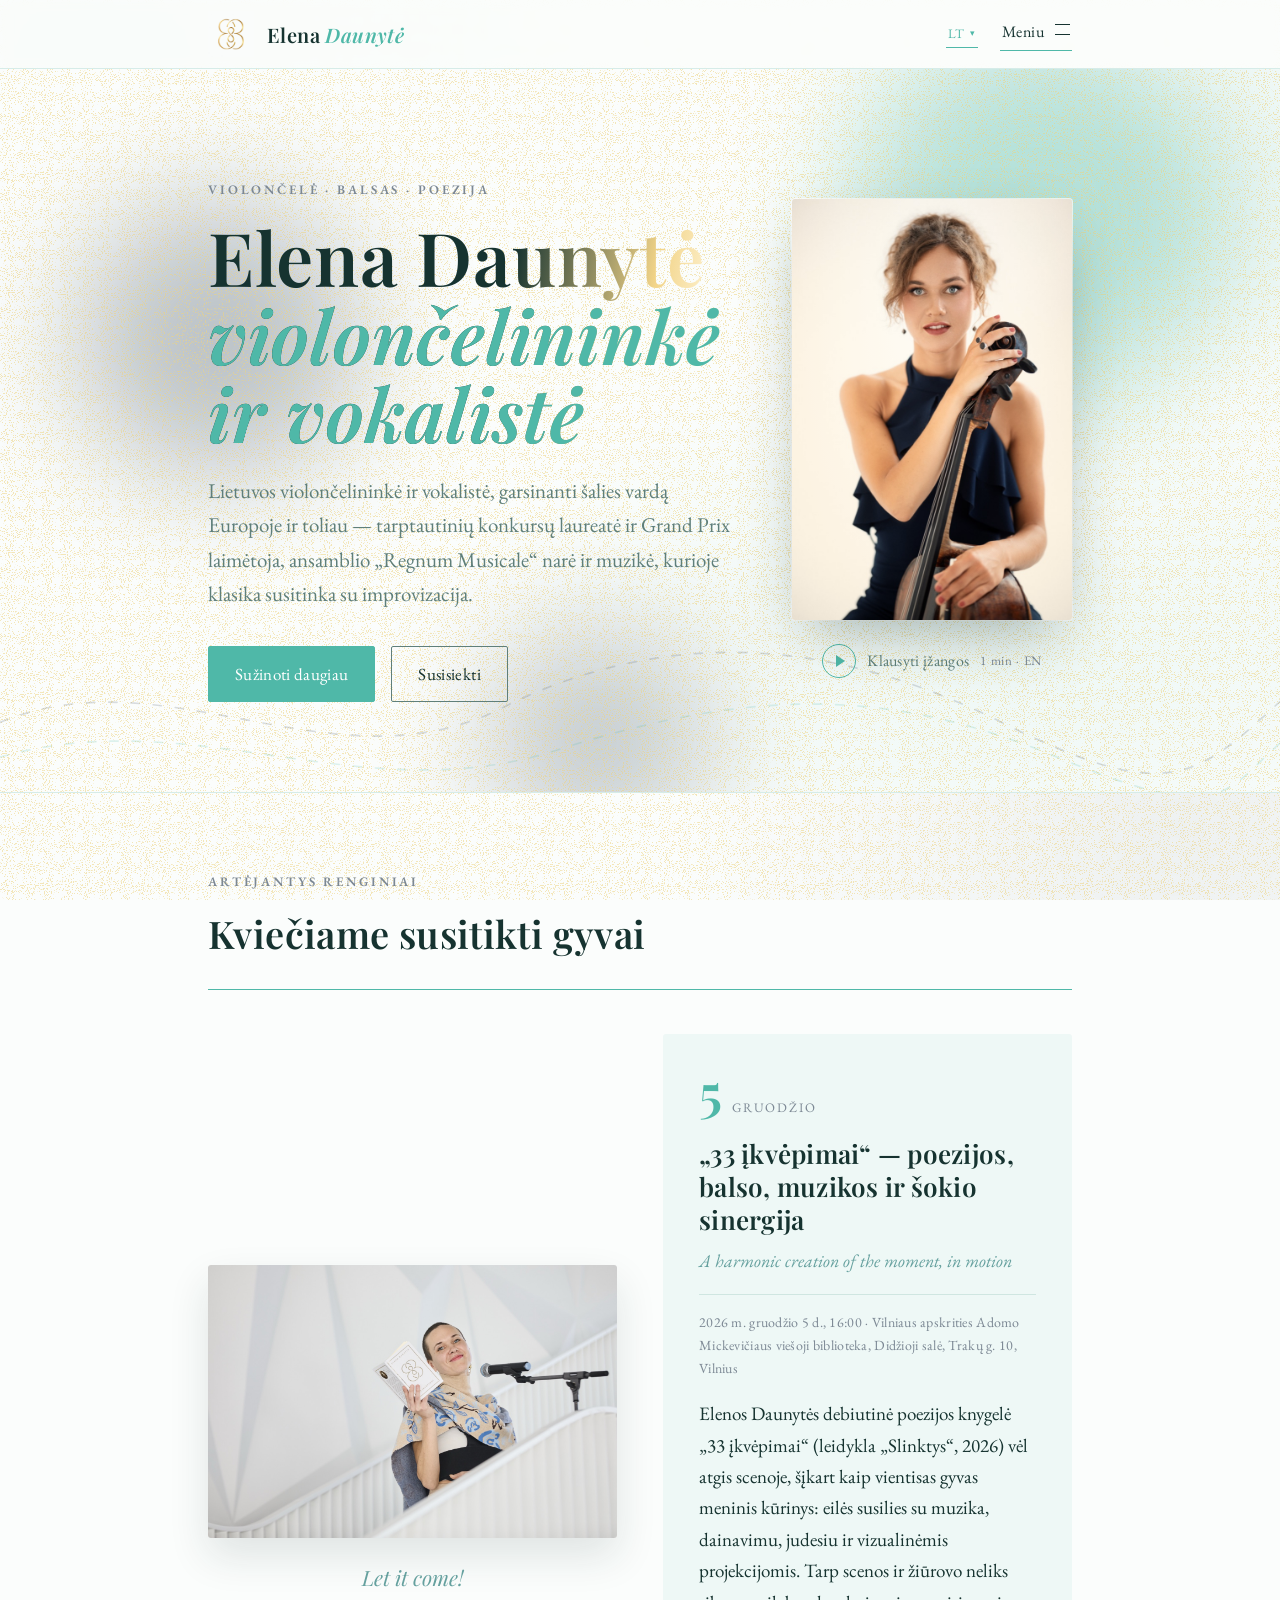
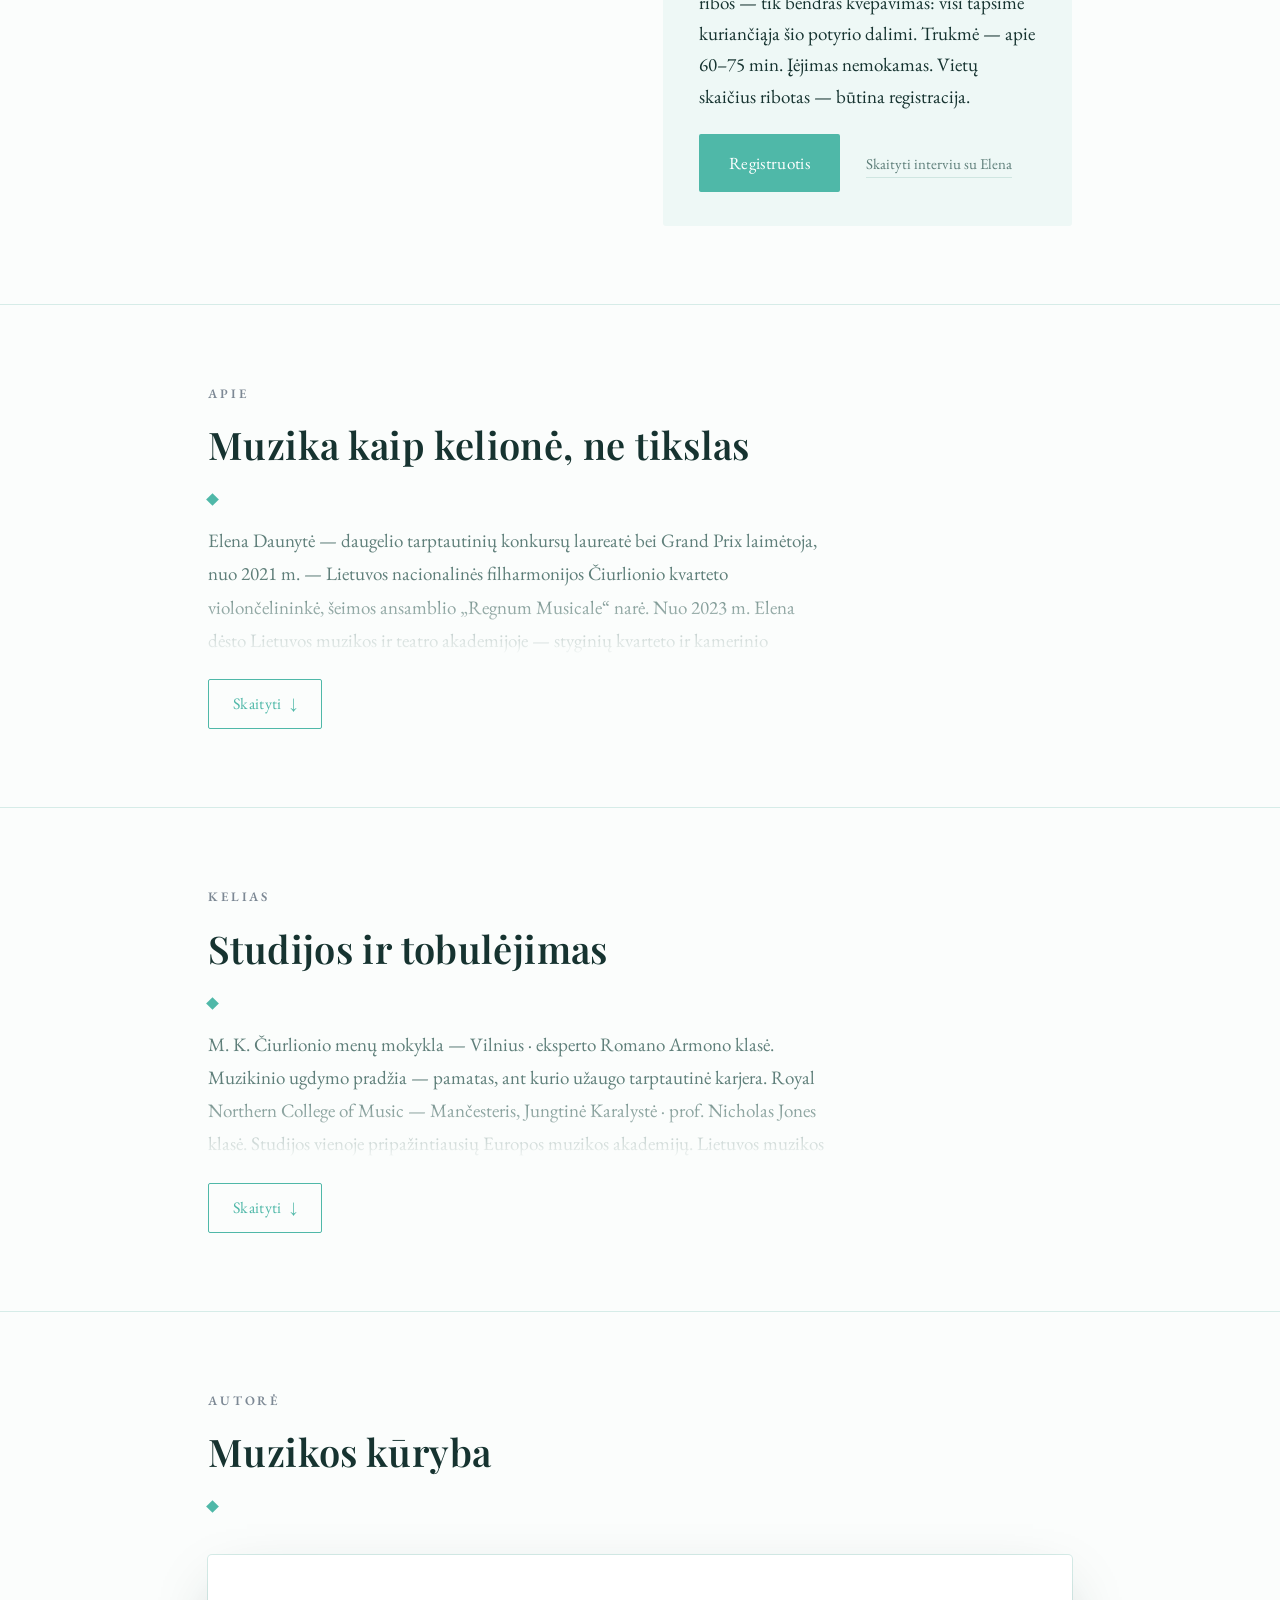
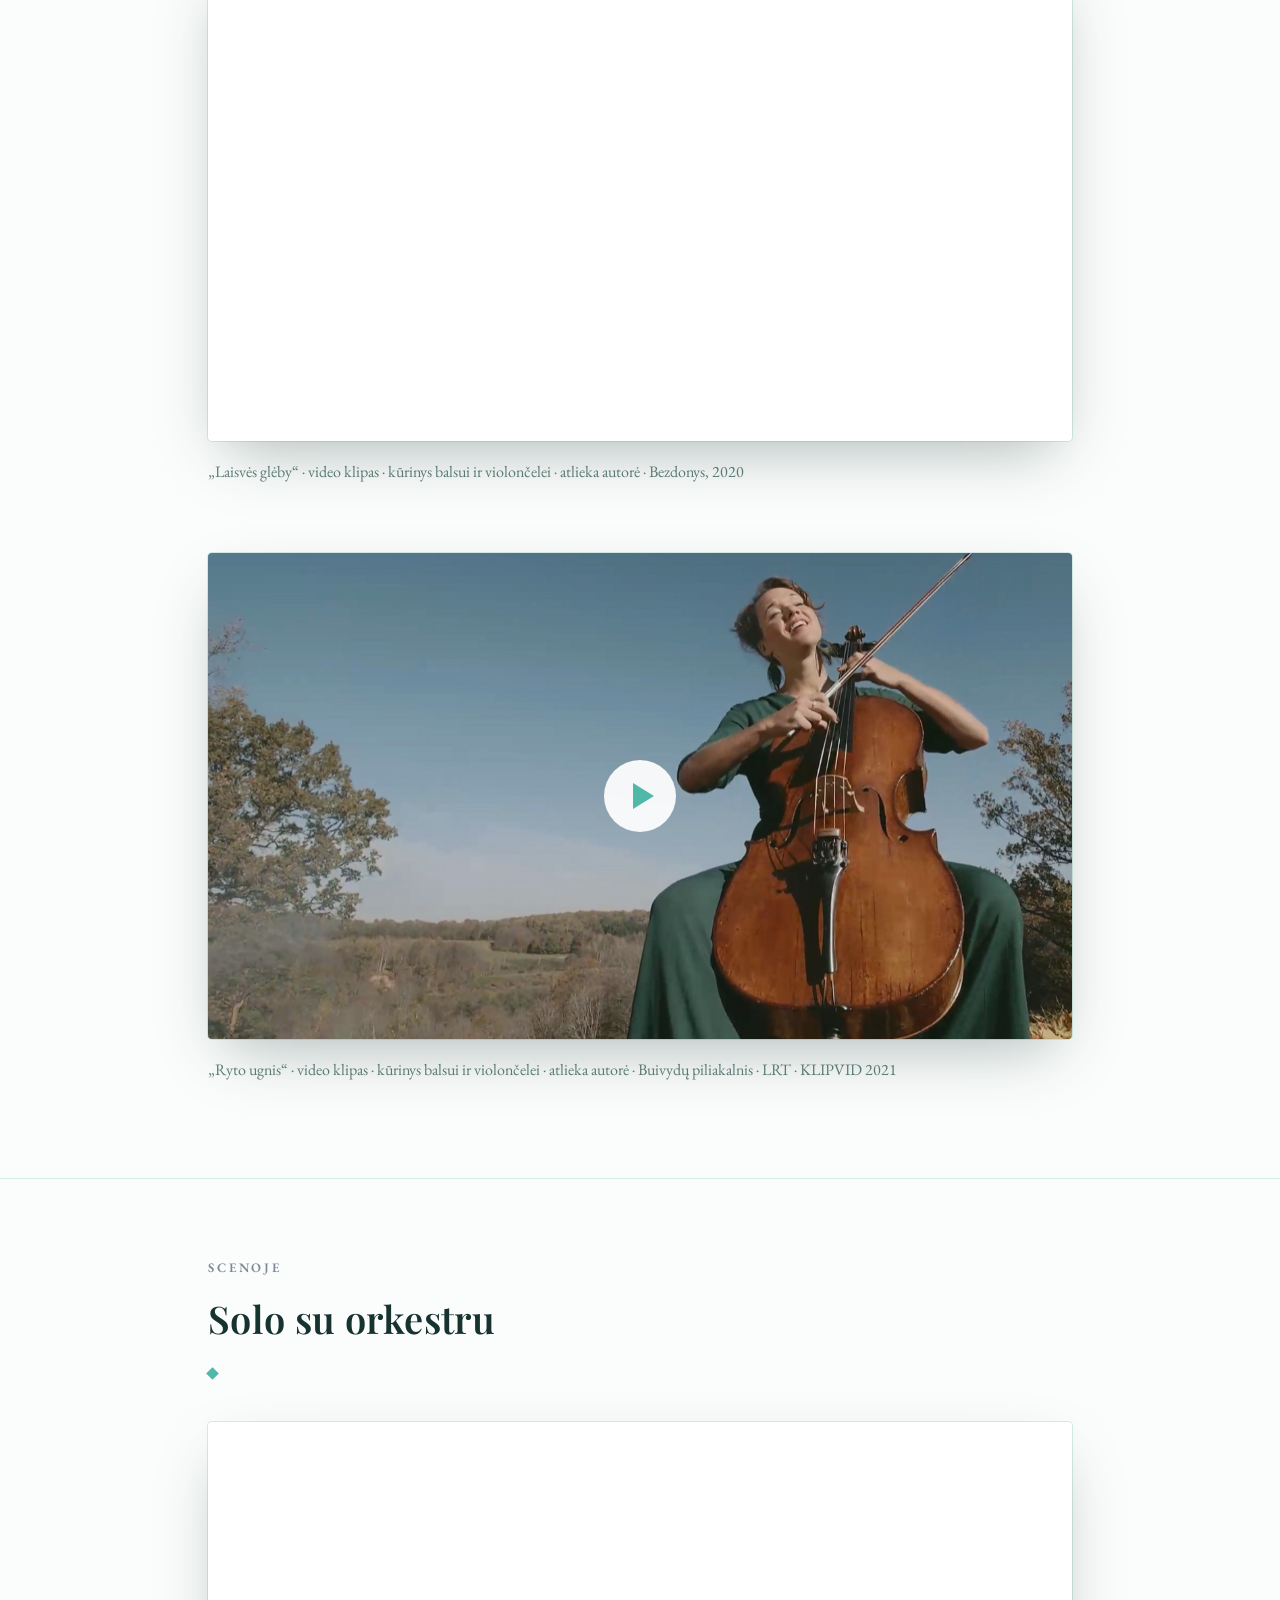
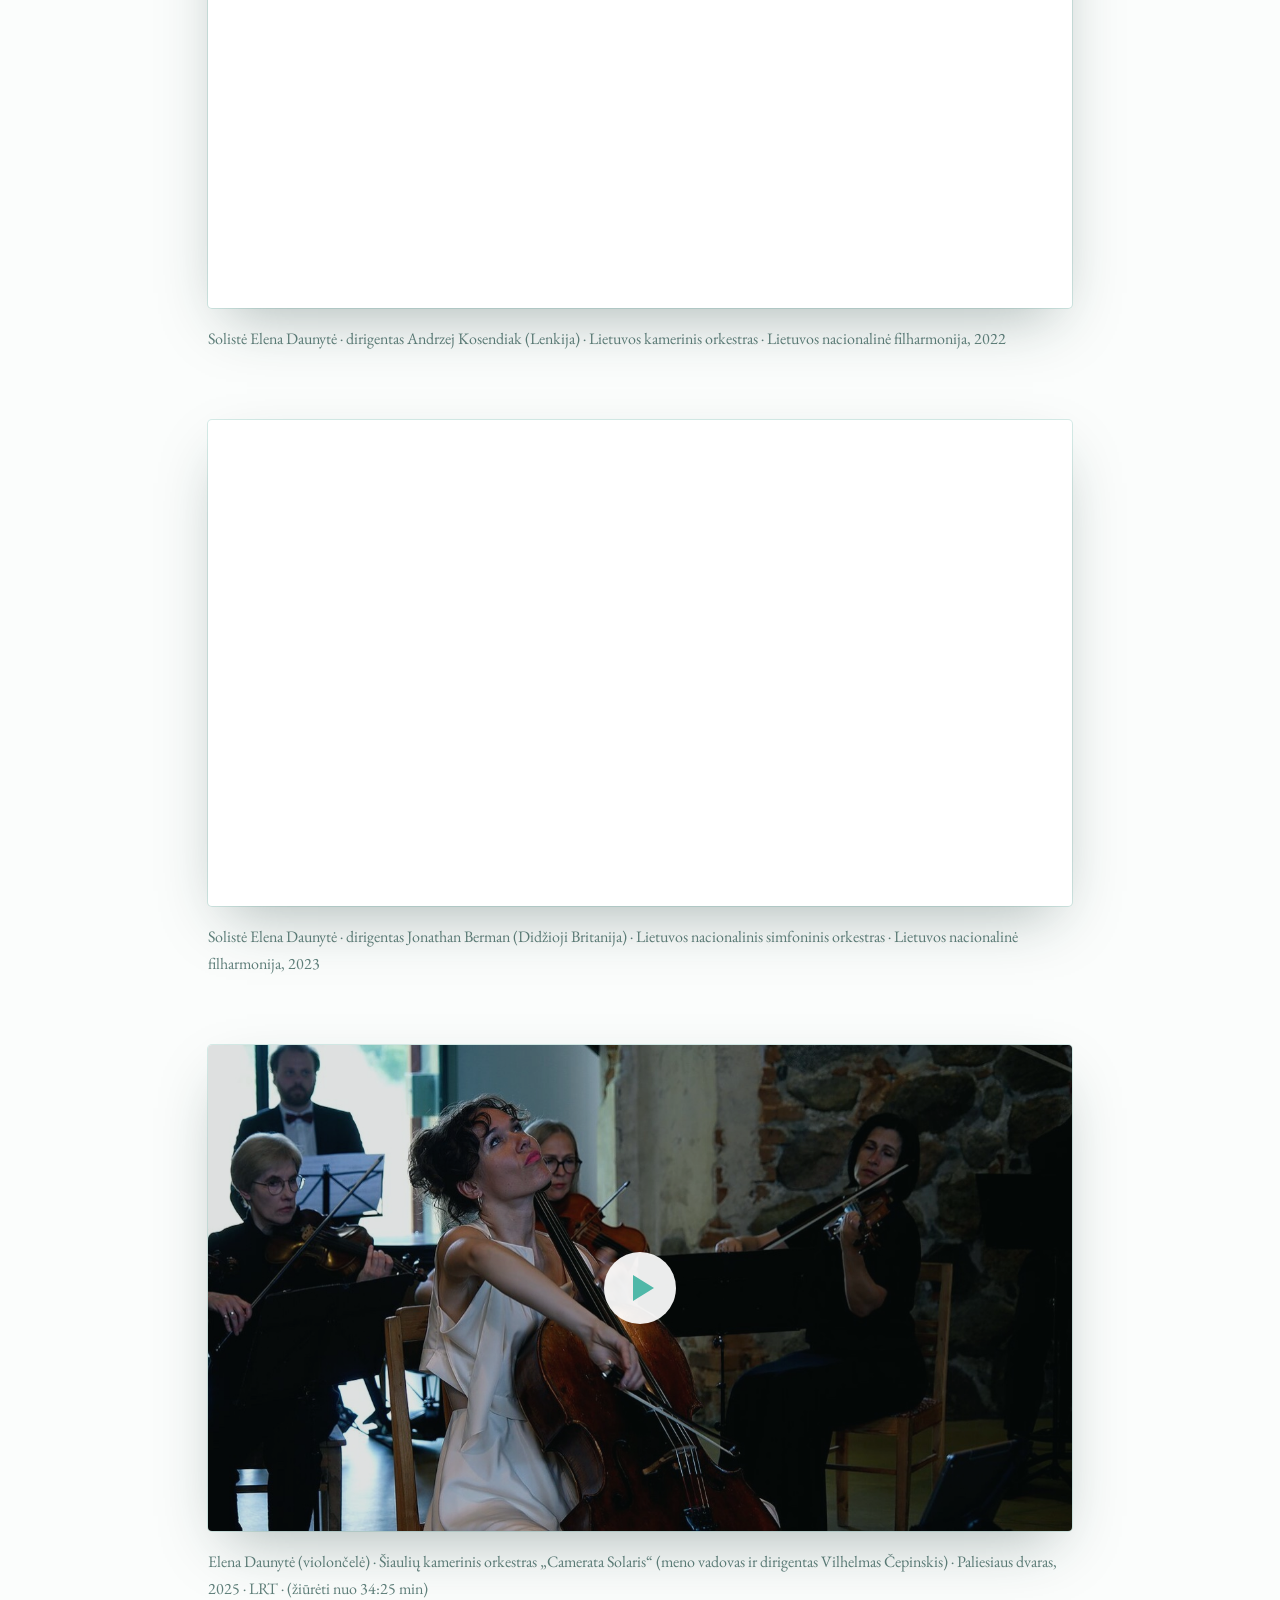
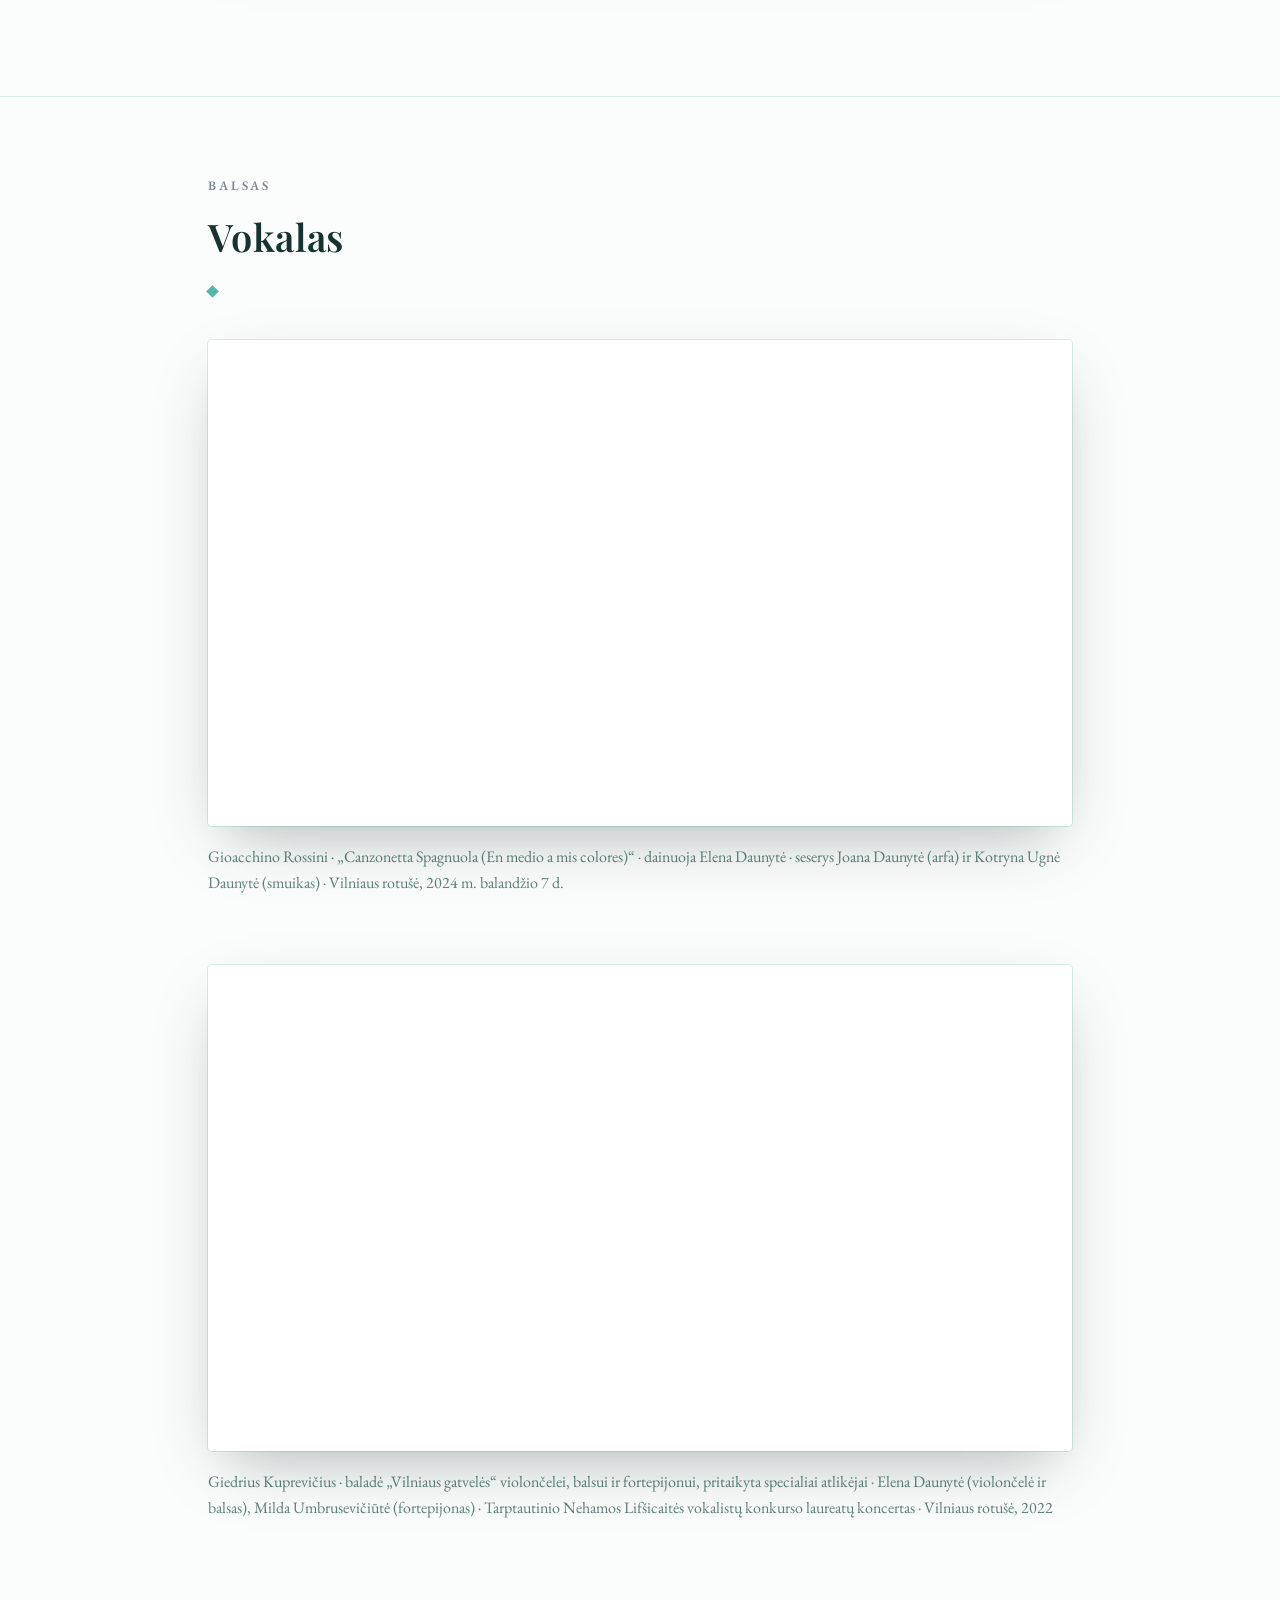
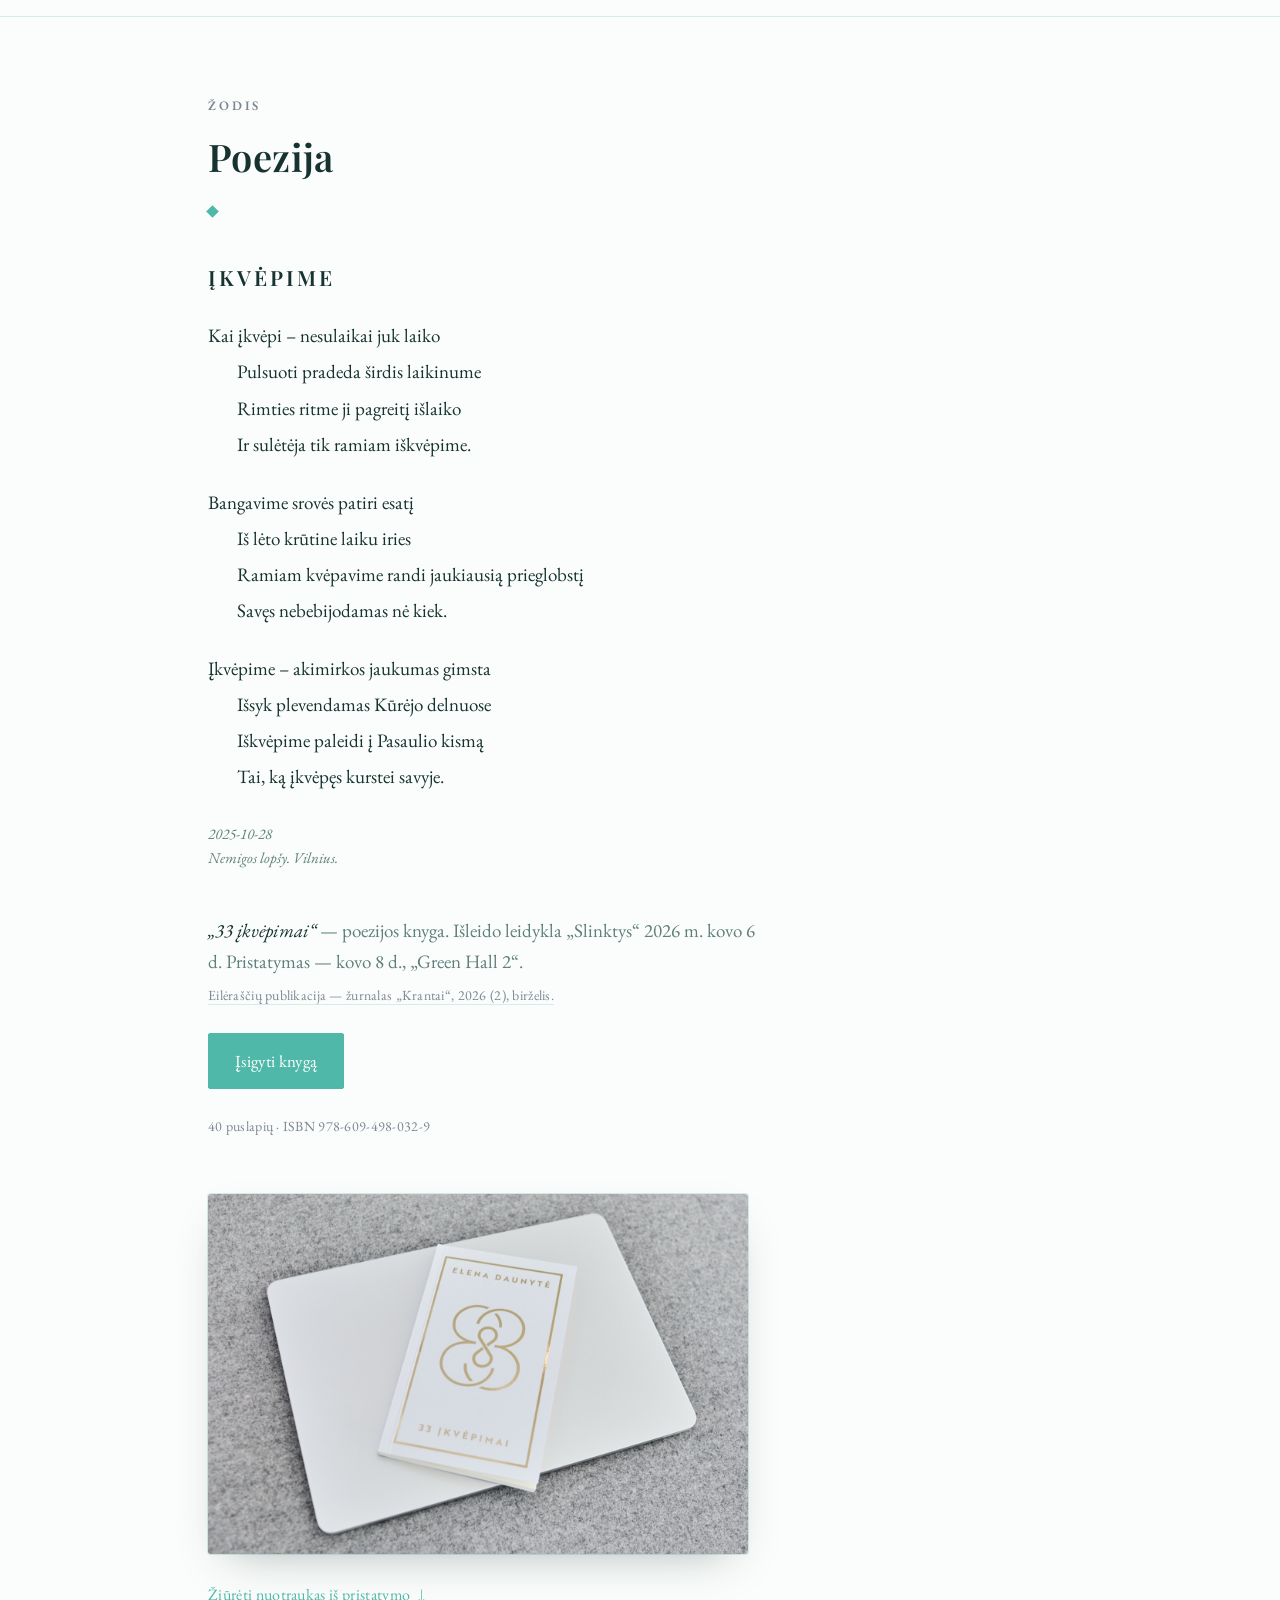
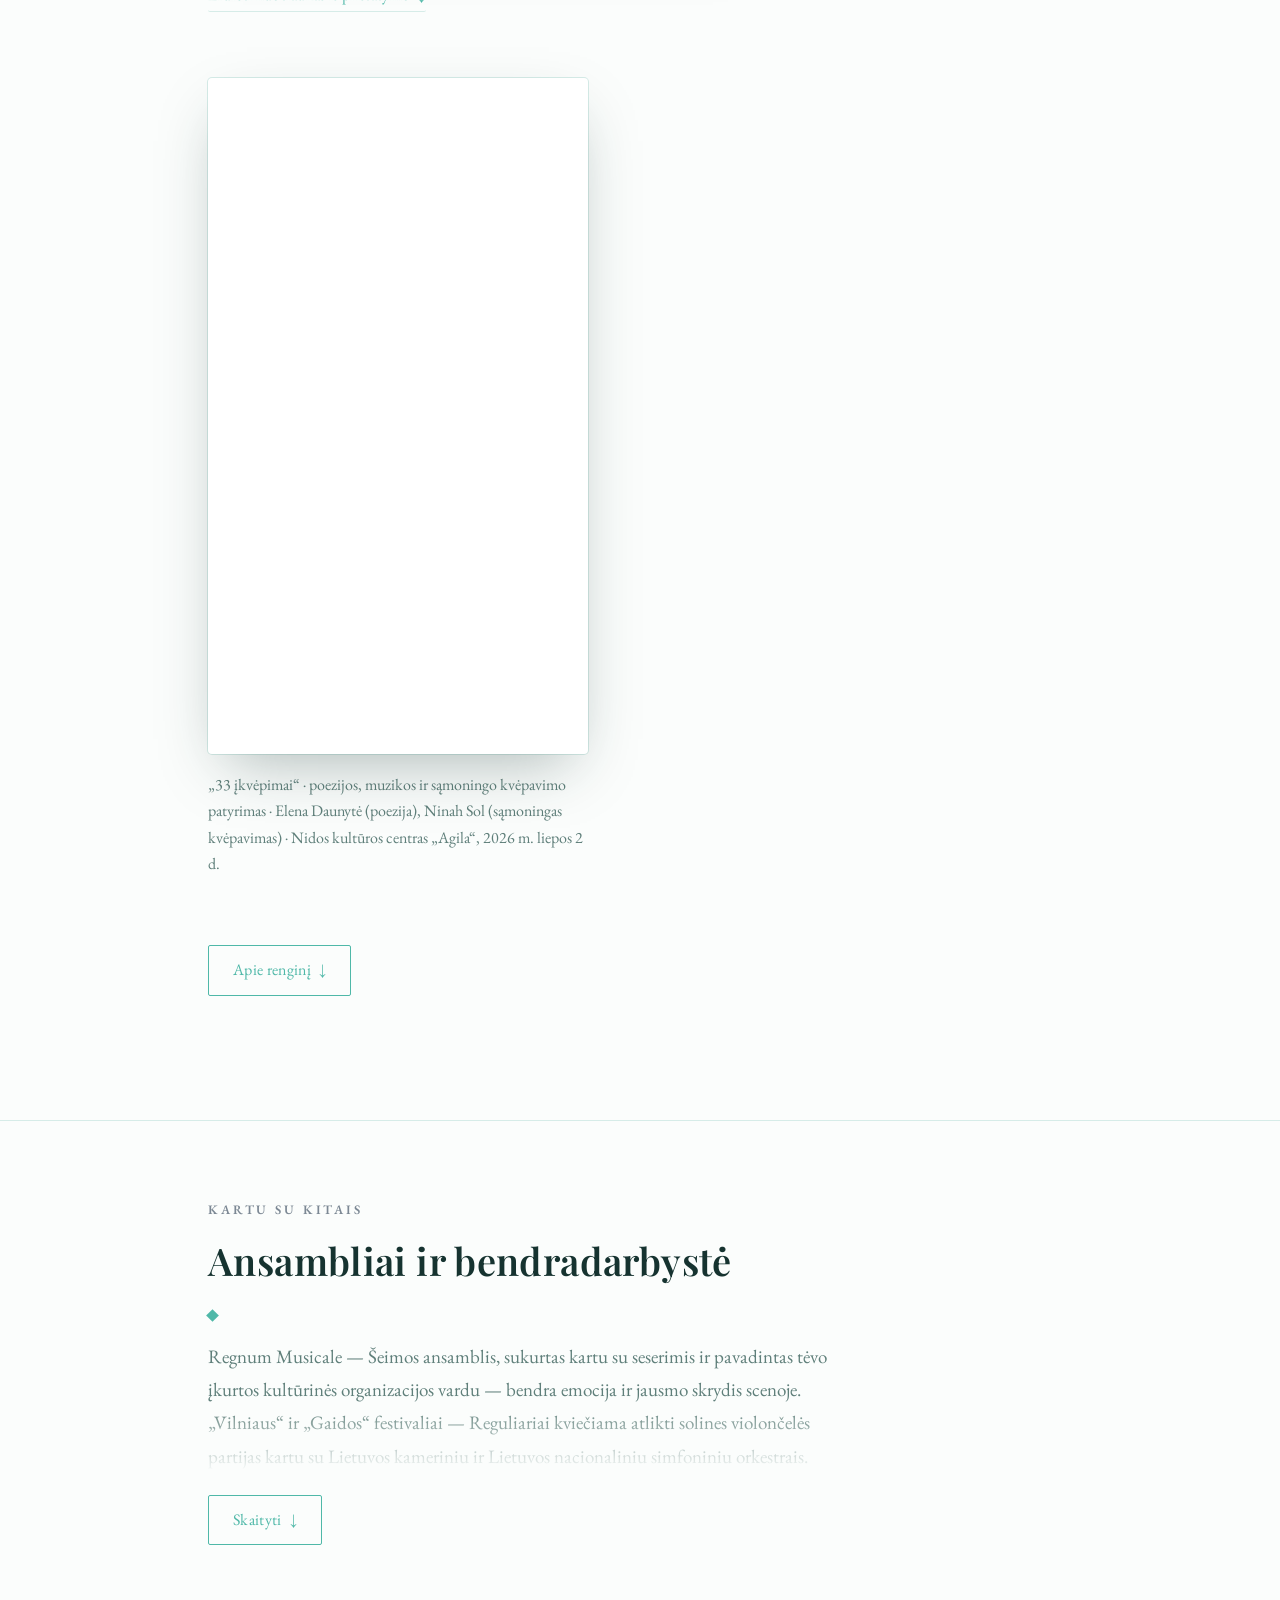
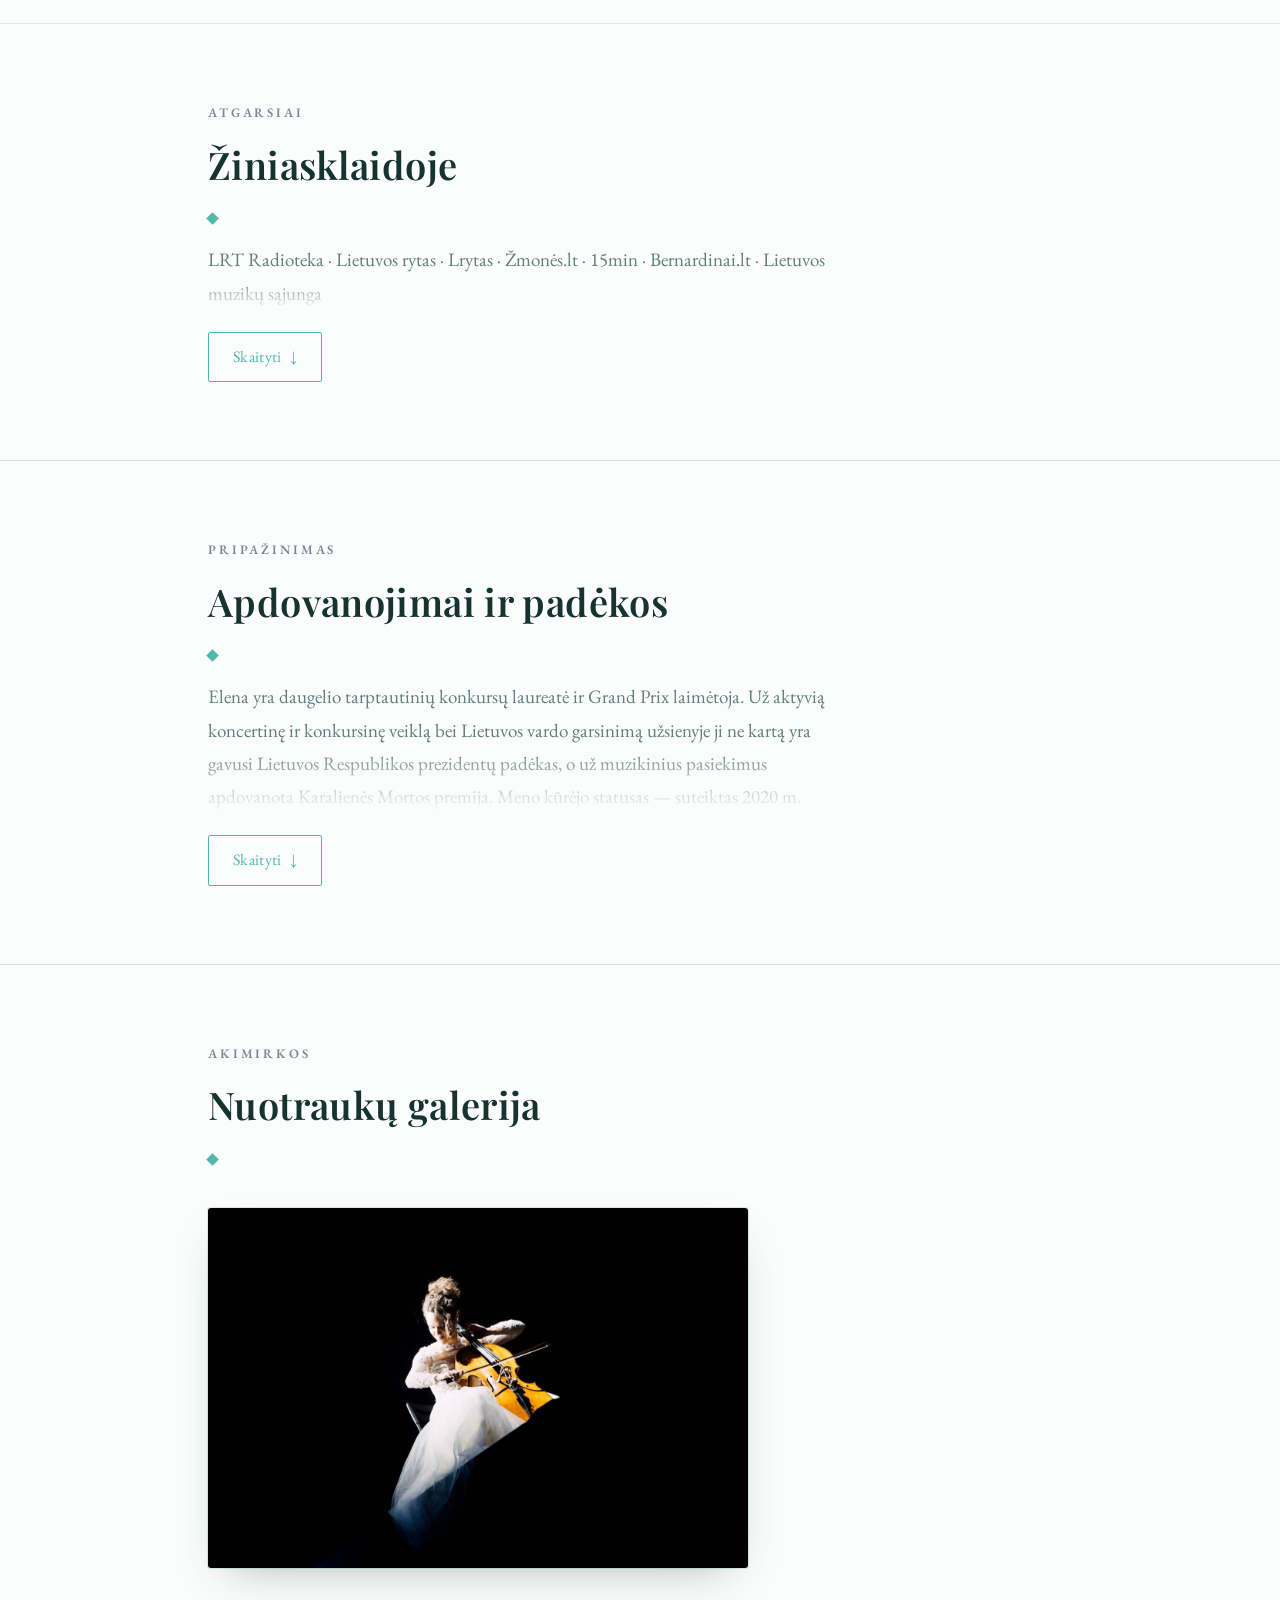
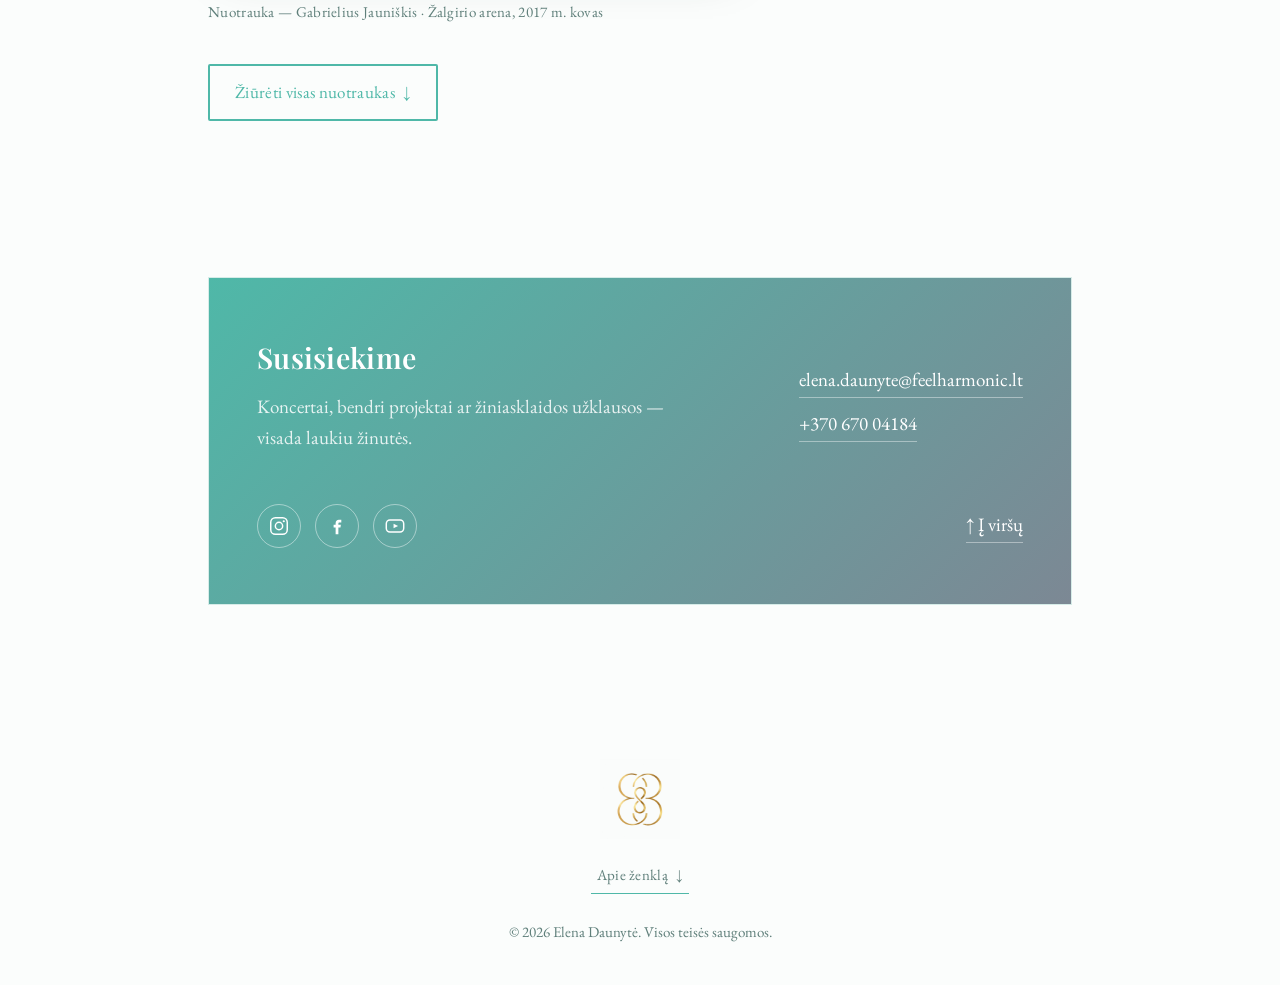
<file: index.html>
<!DOCTYPE html>
<html lang="lt">
<head>
<meta charset="UTF-8">
<meta name="viewport" content="width=device-width, initial-scale=1.0">
<meta name="google-site-verification" content="9blYG3VEf8AF-ufBJRZp0Usbsuoo36wr6eBA9zWIs0I">
<title>Elena Daunytė — Violončelininkė ir vokalistė</title>
<meta name="description" content="Elena Daunytė — violončelininkė, vokalistė ir LMTA dėstytoja. Tarptautinių konkursų laureatė ir Grand Prix laimėtoja, ansamblio „Regnum Musicale“ narė.">
<link rel="icon" href="/favicon.ico?v=2" sizes="32x32">
<link rel="icon" type="image/png" sizes="48x48" href="/img/favicon-48.png?v=2">
<link rel="icon" type="image/png" sizes="96x96" href="/img/favicon-96.png?v=2">
<link rel="icon" type="image/png" sizes="192x192" href="/img/icon-192.png?v=2">
<link rel="apple-touch-icon" sizes="180x180" href="/img/apple-touch-icon.png?v=2">
<link rel="manifest" href="/site.webmanifest">
<meta name="theme-color" content="#fbfdfc">
<link rel="alternate" hreflang="lt" href="https://elenadaunyte.com/">
<link rel="alternate" hreflang="en" href="https://elenadaunyte.com/en/">
<link rel="alternate" hreflang="it" href="https://elenadaunyte.com/it/">
<link rel="alternate" hreflang="de" href="https://elenadaunyte.com/de/">
<link rel="alternate" hreflang="fr" href="https://elenadaunyte.com/fr/">
<link rel="alternate" hreflang="sv" href="https://elenadaunyte.com/sv/">
<link rel="alternate" hreflang="x-default" href="https://elenadaunyte.com/">
<link rel="canonical" href="https://elenadaunyte.com/">
<meta property="og:type" content="profile">
<meta property="og:site_name" content="Elena Daunytė">
<meta property="og:title" content="Elena Daunytė — Violončelininkė ir vokalistė">
<meta property="og:description" content="Elena Daunytė — violončelininkė ir vokalistė, tarptautinių konkursų laureatė ir Grand Prix laimėtoja, ansamblio „Regnum Musicale“ narė.">
<meta property="og:url" content="https://elenadaunyte.com/">
<meta property="og:image" content="https://elenadaunyte.com/img/elena-hero@2x.jpg">
<meta property="og:locale" content="lt_LT">
<meta property="og:locale:alternate" content="en_GB">
<meta property="og:locale:alternate" content="it_IT">
<meta property="og:locale:alternate" content="de_DE">
<meta property="og:locale:alternate" content="fr_FR">
<meta property="og:locale:alternate" content="sv_SE">
<meta name="twitter:card" content="summary_large_image">
<meta name="twitter:title" content="Elena Daunytė — Violončelininkė ir vokalistė">
<meta name="twitter:description" content="Elena Daunytė — violončelininkė ir vokalistė, tarptautinių konkursų laureatė ir Grand Prix laimėtoja, ansamblio „Regnum Musicale“ narė.">
<meta name="twitter:image" content="https://elenadaunyte.com/img/elena-hero@2x.jpg">
<script type="application/ld+json">
{
  "@context": "https://schema.org",
  "@type": "Person",
  "name": "Elena Daunytė",
  "url": "https://elenadaunyte.com/",
  "image": "https://elenadaunyte.com/img/elena-hero@2x.jpg",
  "jobTitle": "Violončelininkė ir vokalistė",
  "worksFor": [
    {
      "@type": "PerformingGroup",
      "name": "Lietuvos nacionalinė filharmonija",
      "url": "https://www.filharmonija.lt/"
    },
    {
      "@type": "CollegeOrUniversity",
      "name": "Lietuvos muzikos ir teatro akademija",
      "url": "https://lmta.lt/"
    }
  ],
  "description": "Elena Daunytė — violončelininkė, vokalistė ir LMTA dėstytoja. Tarptautinių konkursų laureatė ir Grand Prix laimėtoja, ansamblio „Regnum Musicale“ narė.",
  "email": "mailto:elena.daunyte@feelharmonic.lt",
  "telephone": "+37067004184",
  "sameAs": [
    "https://www.instagram.com/elenadaunyte/",
    "https://www.facebook.com/elena.daunyte/",
    "https://www.youtube.com/@elenadaunyte370",
    "https://lmta.lt/en/darbuotojas/elena-daunyte/",
    "https://www.solartis.lt/atlikejai/elena-daunyte/"
  ],
  "alumniOf": [
    {
      "@type": "CollegeOrUniversity",
      "name": "Lietuvos muzikos ir teatro akademija"
    },
    {
      "@type": "CollegeOrUniversity",
      "name": "Royal Northern College of Music"
    }
  ],
  "memberOf": [
    {
      "@type": "MusicGroup",
      "name": "Regnum Musicale"
    },
    {
      "@type": "MusicGroup",
      "name": "Čiurlionio kvartetas"
    }
  ]
}
</script>
<script type="application/ld+json">
{
  "@context": "https://schema.org",
  "@type": "Book",
  "name": "33 įkvėpimai",
  "author": {
    "@type": "Person",
    "name": "Elena Daunytė",
    "url": "https://elenadaunyte.com/"
  },
  "publisher": {
    "@type": "Organization",
    "name": "Slinktys"
  },
  "datePublished": "2026-03-06",
  "isbn": "978-609-498-032-9",
  "numberOfPages": 40,
  "inLanguage": "lt",
  "genre": "Poetry",
  "image": "https://elenadaunyte.com/img/poezija/knyga.jpg",
  "url": "https://elenadaunyte.com/#poetry"
}
</script>
<link rel="preconnect" href="https://fonts.googleapis.com">
<link rel="preconnect" href="https://fonts.gstatic.com" crossorigin>
<link href="https://fonts.googleapis.com/css2?family=Playfair+Display:ital,wght@0,400;0,500;0,600;1,400&family=EB+Garamond:ital,wght@0,400;0,500;1,400&display=swap" rel="stylesheet">
<link rel="stylesheet" href="style.css?v=126">
</head>
<body>

<header class="site">
  <nav>
    <div class="brand"><a class="brand-mark-link" href="#zenklas" aria-label="Apie ženklą"><img class="brand-mark" src="img/logo.png?v=3" width="46" height="46" alt="" aria-hidden="true"></a><a class="brand-name" href="#top">Elena <em>Daunytė</em></a></div>
    <div class="nav-tools">
        <details class="lang-switch">
        <summary aria-label="Kalba">LT</summary>
        <div class="lang-menu">
        <a href="/en/" hreflang="en">EN</a>
        <a href="/it/" hreflang="it">IT</a>
        <a href="/de/" hreflang="de">DE</a>
        <a href="/fr/" hreflang="fr">FR</a>
        <a href="/sv/" hreflang="sv">SV</a>
        </div>
        </details>
      <details class="menu-switch">
        <summary aria-label="Meniu">Meniu</summary>
        <div class="menu-panel">
          <ul>
            <li><a href="#events">Artėjantys renginiai</a></li>
            <li><a href="#about">Apie</a></li>
            <li><a href="#education">Studijos</a></li>
            <li><a href="#creative">Muzika</a></li>
            <li><a href="#solo">Solo</a></li>
            <li><a href="#vocal">Vokalas</a></li>
            <li><a href="#poetry">Poezija</a></li>
            <li><a href="#ensembles">Ansambliai</a></li>
            <li><a href="#media">Žiniasklaidoje</a></li>
            <li><a href="#awards">Apdovanojimai</a></li>
            <li><a href="#gallery">Galerija</a></li>
            <li><a href="#contact">Kontaktai</a></li>
            <li><a href="#zenklas">Apie ženklą</a></li>
          </ul>
        </div>
      </details>
    </div>
  </nav>
</header>

<main id="top">

  <section class="hero" style="border-top:none;padding-top:110px;">
    <div class="hero-bg" aria-hidden="true">
      <span class="orb orb-1"></span>
      <span class="orb orb-2"></span>
      <span class="orb orb-3"></span>
    </div>
    <svg class="hero-wave" viewBox="0 0 920 120" preserveAspectRatio="none" aria-hidden="true">
      <path d="M0,70 C 120,20 240,120 360,60 S 600,10 720,70 S 860,110 920,55" />
      <path d="M0,95 C 140,55 260,135 400,90 S 640,45 760,95 S 880,120 920,85" />
    </svg>
    <div class="hero-inner">
      <div class="hero-flex">
        <div class="hero-text">
          <div class="kicker kicker-desktop">Violončelė · Balsas · Poezija</div>
          <h1>Elena Daunytė<br><em>violončelininkė ir vokalistė</em></h1>
          <p class="lead">
            Lietuvos violončelininkė ir vokalistė, garsinanti šalies vardą Europoje ir toliau — tarptautinių konkursų
            laureatė ir Grand Prix laimėtoja, ansamblio „Regnum Musicale“ narė ir muzikė, kurioje klasika susitinka
            su improvizacija.
          </p>
          <div class="cta">
            <a href="#about" class="btn btn-solid">Sužinoti daugiau</a>
            <a href="#contact" class="btn btn-outline">Susisiekti</a>
          </div>
        </div>
        <div class="hero-photo">
          <div class="kicker kicker-mobile">Violončelė · Balsas · Poezija</div>
          <div class="hero-photo-frame">
            <img src="img/elena-hero.jpg?v=2" srcset="img/elena-hero.jpg?v=2 666w, img/elena-hero@2x.jpg?v=2 887w" sizes="(max-width:760px) 60vw, 280px" width="666" height="1000" alt="Elena Daunytė su violončele" loading="eager">
          </div>
          <button class="audio-btn" type="button" data-audio="audio/intro.mp3" data-dur="1 min · EN">
            <span class="audio-icon" aria-hidden="true"></span>
            <span class="audio-label">Klausyti įžangos</span>
            <span class="audio-dur">1 min · EN</span>
          </button>
        </div>
      </div>
    </div>
  </section>

  <section id="events">
    <div class="wrap">
      <div class="section-head">
        <div class="kicker">Artėjantys renginiai</div>
        <h2>Kviečiame susitikti gyvai</h2>
      </div>
      <article class="event">
        <div class="event-left">
          <figure class="event-photo">
            <img src="img/poezija/skaito.jpg" width="1400" height="933" alt="Elena Daunytė knygos „33 įkvėpimai“ pristatyme, rankose atversta knyga" loading="lazy">
          </figure>
          <p class="event-end">Let it come!</p>
        </div>
        <div class="event-tx">
          <p class="event-day"><b>5</b><span>gruodžio</span></p>
          <h3>„33 įkvėpimai“ — poezijos, balso, muzikos ir šokio sinergija</h3>
          <p class="event-motto">A harmonic creation of the moment, in motion</p>
          <p class="event-meta">2026 m. gruodžio 5 d., 16:00 · Vilniaus apskrities Adomo Mickevičiaus viešoji biblioteka, Didžioji salė, Trakų g. 10, Vilnius</p>
          <p>Elenos Daunytės debiutinė poezijos knygelė „33 įkvėpimai“ (leidykla „Slinktys“, 2026) vėl atgis scenoje, šįkart kaip vientisas gyvas meninis kūrinys: eilės susilies su muzika, dainavimu, judesiu ir vizualinėmis projekcijomis. Tarp scenos ir žiūrovo neliks ribos — tik bendras kvėpavimas: visi tapsime kuriančiąja šio potyrio dalimi. Trukmė — apie 60–75 min. Įėjimas nemokamas. Vietų skaičius ribotas — būtina registracija.</p>
          <a class="event-btn" href="https://docs.google.com/forms/d/e/1FAIpQLSekMrQQLSZhiER8FZRTW8T10vxk3zy3NHXZMo21MDBY-iYDOQ/viewform" target="_blank" rel="noopener">Registruotis</a>
          <a class="event-extra" href="https://www.lrytas.lt/kultura/scena/2018/03/31/news/elena-daunyte-jei-buciau-turejusi-teti-nezinia-ar-muzika-ar-literatura-butu-likusi-fone--5551622" target="_blank" rel="noopener">Skaityti interviu su Elena</a>
        </div>
      </article>
    </div>
  </section>

  <section id="about">
    <div class="wrap">
      <details class="fold">
        <summary>
  <div class="section-head">
            <div class="kicker">Apie</div>
            <h2>Muzika kaip kelionė, ne tikslas</h2>
          </div>
          <p class="fold-teaser">Elena Daunytė — daugelio tarptautinių konkursų laureatė bei Grand Prix laimėtoja, nuo 2021 m. — Lietuvos nacionalinės filharmonijos Čiurlionio kvarteto violončelininkė, šeimos ansamblio „Regnum Musicale“ narė. Nuo 2023 m. Elena dėsto Lietuvos muzikos ir teatro akademijoje — styginių kvarteto ir kamerinio ansamblio klasėse. Kaip solistė ir kamerinės muzikos atlikėja ji yra pasirodžiusi konkursuose, festivaliuose ir meistriškumo kursuose, kurių geografija</p>
          <span class="fold-toggle"><span class="fold-c">Skaityti</span><span class="fold-o">Suskleisti</span></span>
        </summary>
        <div class="about-grid fold-body">
      <div>
                <p>
          Elena Daunytė — daugelio tarptautinių konkursų laureatė bei Grand Prix laimėtoja, nuo 2021 m. — Lietuvos nacionalinės filharmonijos Čiurlionio kvarteto violončelininkė, šeimos ansamblio „Regnum Musicale“ narė. Nuo 2023 m. Elena dėsto Lietuvos muzikos ir teatro akademijoje — styginių kvarteto ir kamerinio ansamblio klasėse. Kaip solistė ir kamerinės muzikos
          atlikėja ji yra pasirodžiusi konkursuose, festivaliuose ir meistriškumo kursuose, kurių
          geografija driekiasi nuo Latvijos, Vokietijos, Šveicarijos, Kroatijos, Rusijos, Austrijos,
          Olandijos, Italijos, Ispanijos, Vengrijos ir Didžiosios Britanijos iki Honkongo, Šanchajaus
          bei JAV.
        </p>
        <p>
          Kaip solistė ji yra grojusi su Lietuvos kameriniu, Lietuvos nacionaliniu, Lietuvos
          valstybiniu, Rygos, Kauno, Lietuvos muzikos ir teatro akademijos bei Karališkojo muzikos
          koledžo ir Halifakso simfoniniais orkestrais, diriguojant maestro Andrzej Kosendiakui,
          Jonathanui Bermanui, Modestui Pitrėnui, Sergejui Krylovui, Sauliui Sondeckiui, Vilmantui
          Kaliūnui, Martynui Staškui, Nicholasui Simpsonui ir Clarkui Rundellui.
        </p>
        <p>
          Ji reguliariai kviečiama atlikti solines violončelės partijas „Vilniaus“ bei „Gaidos“
          festivaliuose kartu su Lietuvos kameriniu ir Lietuvos nacionaliniu simfoniniu orkestrais,
          o savo meno kelyje sulaukė S. Karoso fondo, Muzikų rėmimo fondo, „Rotary International“,
          Perkūno bei Vilniaus Rotary klubų paramos ir bendradarbiauja su Lietuvos kultūros taryba.
        </p>
        <p>
          Jau keletą metų Elena taip pat semiasi vokalo pagrindų pas profesorių Vladimirą Prudnikovą
          ir į savo koncertų programas įtraukia balsui skirtus opusus. Ji eksperimentuoja jungdama
          violončelės ir vokalo muziką, ieškodama naujų dermių bei galimybių šių dviejų instrumentų
          sintezei.
        </p>
      </div>
      <blockquote>
        „Svarbiausia — augimas ir maksimalus džiaugsmas iš paties tobulėjimo proceso.“
        <footer>Elena Daunytė</footer>
      </blockquote>
        </div>
      </details>

    </div>
  </section>

  <section id="education">
    <div class="wrap">
      <details class="fold">
        <summary>
  <div class="section-head">
          <div class="kicker">Kelias</div>
          <h2>Studijos ir tobulėjimas</h2>
        </div>
          <p class="fold-teaser">M. K. Čiurlionio menų mokykla — Vilnius · eksperto Romano Armono klasė. Muzikinio ugdymo pradžia — pamatas, ant kurio užaugo tarptautinė karjera. Royal Northern College of Music — Mančesteris, Jungtinė Karalystė · prof. Nicholas Jones klasė. Studijos vienoje pripažintiausių Europos muzikos akademijų. Lietuvos muzikos ir teatro akademija — Magistro studijos · prof. Rimanto Armono klasė.</p>
          <span class="fold-toggle"><span class="fold-c">Skaityti</span><span class="fold-o">Suskleisti</span></span>
        </summary>
        <div class="fold-body">
            <ul class="timeline">
        <li>
          <h3>M. K. Čiurlionio menų mokykla</h3>
          <div class="meta">Vilnius · eksperto Romano Armono klasė</div>
          <p>Muzikinio ugdymo pradžia — pamatas, ant kurio užaugo tarptautinė karjera.</p>
        </li>
        <li>
          <h3>Royal Northern College of Music</h3>
          <div class="meta">Mančesteris, Jungtinė Karalystė · prof. Nicholas Jones klasė</div>
          <p>Studijos vienoje pripažintiausių Europos muzikos akademijų.</p>
        </li>
        <li>
          <h3>Lietuvos muzikos ir teatro akademija</h3>
          <div class="meta">Magistro studijos · prof. Rimanto Armono klasė</div>
          <p>Aukščiausio lygio violončelės studijos Vilniuje, aktyviai atstovaujant akademijai
             nacionaliniuose ir tarptautiniuose renginiuose.</p>
        </li>
        <li>
          <h3>Meistriškumo kursai</h3>
          <div class="meta">Giovanni Sollima · David Geringas · Frans Helmerson · Troels Svane · Karine Georgian</div>
          <p>Nuolatinis tobulėjimas šalia pasaulinio garso violončelininkų.</p>
        </li>
      </ul>
        </div>
      </details>
    </div>
  </section>

  <section id="creative">
    <div class="wrap">
      <div class="section-head">
        <div class="kicker">Autorė</div>
        <h2>Muzikos kūryba</h2>
      </div>
      <div class="video-list">
        <div class="video-item">
          <div class="video-wrap">
            <iframe src="https://www.youtube.com/embed/FFScbCtDrRs" title="Elena Daunytė — „Laisvės glėby“, kūrinys balsui ir violončelei" allow="accelerometer; autoplay; clipboard-write; encrypted-media; gyroscope; picture-in-picture; web-share" allowfullscreen loading="lazy"></iframe>
          </div>
          <p class="video-caption">„Laisvės glėby“ · video klipas · kūrinys balsui ir violončelei · atlieka autorė · Bezdonys, 2020</p>
        </div>
        <div class="video-item">
          <a class="video-link" href="https://www.lrt.lt/mediateka/irasas/2000197212/klipvid-2021-elena-daunyte-ryto-ugnis" target="_blank" rel="noopener">
            <img src="img/ryto-ugnis.jpg?v=3" width="1280" height="720" alt="Elena Daunytė groja violončele gamtoje — kadras iš klipo „Ryto ugnis“" loading="lazy">
            <span class="video-play" aria-hidden="true"></span>
          </a>
          <p class="video-caption">„Ryto ugnis“ · video klipas · kūrinys balsui ir violončelei · atlieka autorė · Buivydų piliakalnis · LRT · KLIPVID 2021</p>
        </div>
      </div>
    </div>
  </section>

  <section id="solo">
    <div class="wrap">
      <div class="section-head">
        <div class="kicker">Scenoje</div>
        <h2>Solo su orkestru</h2>
      </div>
      <div class="video-list">
        <div class="video-item">
          <div class="video-wrap">
            <iframe src="https://www.youtube.com/embed/J5zQgMTAaGM" title="C. P. E. Bach — Violončelės koncertas A-dur, Wq. 172, Elena Daunytė" allow="accelerometer; autoplay; clipboard-write; encrypted-media; gyroscope; picture-in-picture; web-share" allowfullscreen loading="lazy"></iframe>
          </div>
          <p class="video-caption">Solistė Elena Daunytė · dirigentas Andrzej Kosendiak (Lenkija) · Lietuvos kamerinis orkestras · Lietuvos nacionalinė filharmonija, 2022</p>
        </div>
        <div class="video-item">
          <div class="video-wrap">
            <iframe src="https://www.youtube.com/embed/HVEwcbf8XV4" title="Elena Daunytė, Lietuvos nacionalinis simfoninis orkestras, dir. Jonathan Berman" allow="accelerometer; autoplay; clipboard-write; encrypted-media; gyroscope; picture-in-picture; web-share" allowfullscreen loading="lazy"></iframe>
          </div>
          <p class="video-caption">Solistė Elena Daunytė · dirigentas Jonathan Berman (Didžioji Britanija) · Lietuvos nacionalinis simfoninis orkestras · Lietuvos nacionalinė filharmonija, 2023</p>
        </div>
        <div class="video-item">
          <a class="video-link" href="https://www.lrt.lt/mediateka/irasas/2000424262/dedikacija-m-k-ciurlioniui" target="_blank" rel="noopener">
            <img src="img/dedikacija.jpg" width="1280" height="720" alt="Elena Daunytė groja violončele su orkestru — koncertas „Dedikacija M. K. Čiurlioniui“" loading="lazy">
            <span class="video-play" aria-hidden="true"></span>
          </a>
          <p class="video-caption">Elena Daunytė (violončelė) · Šiaulių kamerinis orkestras „Camerata Solaris“ (meno vadovas ir dirigentas Vilhelmas Čepinskis) · Paliesiaus dvaras, 2025 · LRT · (žiūrėti nuo 34:25 min)</p>
        </div>
      </div>
    </div>
  </section>
  <section id="vocal">
    <div class="wrap">
      <div class="section-head">
        <div class="kicker">Balsas</div>
        <h2>Vokalas</h2>
      </div>
      <div class="video-list">
        <div class="video-item">
          <div class="video-wrap">
            <iframe src="https://www.youtube.com/embed/H9I5WiS2I4A" title="Elena Daunytė dainuoja Rossini „Canzonetta Spagnuola“ Vilniaus rotušėje"
                    loading="lazy" allowfullscreen
                    allow="accelerometer; clipboard-write; encrypted-media; gyroscope; picture-in-picture"></iframe>
          </div>
          <p class="video-caption">Gioacchino Rossini · „Canzonetta Spagnuola (En medio a mis colores)“ · dainuoja Elena Daunytė · seserys Joana Daunytė (arfa) ir Kotryna Ugnė Daunytė (smuikas) · Vilniaus rotušė, 2024 m. balandžio 7 d.</p>
        </div>
        <div class="video-item">
          <div class="video-wrap">
            <iframe src="https://www.youtube.com/embed/0CZVfDlwlAM" title="Elena Daunytė Nehamos Lifšicaitės vokalistų konkurse"
                    loading="lazy" allowfullscreen
                    allow="accelerometer; clipboard-write; encrypted-media; gyroscope; picture-in-picture"></iframe>
          </div>
          <p class="video-caption">Giedrius Kuprevičius · baladė „Vilniaus gatvelės“ violončelei, balsui ir fortepijonui, pritaikyta specialiai atlikėjai · Elena Daunytė (violončelė ir balsas), Milda Umbrusevičiūtė (fortepijonas) · Tarptautinio Nehamos Lifšicaitės vokalistų konkurso laureatų koncertas · Vilniaus rotušė, 2022</p>
        </div>
      </div>
    </div>
  </section>

  <section id="poetry">
    <div class="wrap">
      <div class="section-head">
        <div class="kicker">Žodis</div>
        <h2>Poezija</h2>
      </div>
      <div class="poems">
        <div class="poem">
          <h4 class="poem-title">Įkvėpime</h4>
          <p class="poem-stanza">Kai įkvėpi – nesulaikai juk laiko<br>
Pulsuoti pradeda širdis laikinume<br>
Rimties ritme ji pagreitį išlaiko<br>
Ir sulėtėja tik ramiam iškvėpime.</p>
          <p class="poem-stanza">Bangavime srovės patiri esatį<br>
Iš lėto krūtine laiku iries<br>
Ramiam kvėpavime randi jaukiausią prieglobstį<br>
Savęs nebebijodamas nė kiek.</p>
          <p class="poem-stanza">Įkvėpime – akimirkos jaukumas gimsta<br>
Išsyk plevendamas Kūrėjo delnuose<br>
Iškvėpime paleidi į Pasaulio kismą<br>
Tai, ką įkvėpęs kurstei savyje.</p>
          <p class="poem-meta">2025-10-28<br>Nemigos lopšy. Vilnius.</p>
        </div>
      </div>
        <p class="poetry-intro"><em>„33 įkvėpimai“</em> — poezijos knyga. Išleido leidykla „Slinktys“ 2026 m. kovo 6 d. Pristatymas — kovo 8 d., „Green Hall 2“.</p>
        <p class="poetry-pub"><a href="#krantai">Eilėraščių publikacija — žurnalas „Krantai“, 2026 (2), birželis.</a></p>
      <div class="book-buy">
        <a class="btn btn-solid" href="mailto:info@feelharmonic.lt?subject=%E2%80%9E33%20%C4%AFkv%C4%97pimai%E2%80%9C%20%E2%80%94%20u%C5%BEsakymas&amp;body=Sveiki%2C%0Anor%C4%97%C4%8Diau%20%C4%AFsigyti%20knygel%C4%99%20%E2%80%9E33%20%C4%AFkv%C4%97pimai%22.%0A%0AEgzempliori%C5%B3%20skai%C4%8Dius%3A%20%0AVardas%2C%20pavard%C4%97%3A%20%0AAdresas%20arba%20pa%C5%A1tomatas%2C%20%C4%AF%20kur%C4%AF%20si%C5%B3sti%3A%20%0A%0A%E2%94%80%E2%94%80%E2%94%80%E2%94%80%E2%94%80%E2%94%80%E2%94%80%E2%94%80%E2%94%80%20%E2%9C%A8%20%E2%94%80%E2%94%80%E2%94%80%E2%94%80%E2%94%80%E2%94%80%E2%94%80%E2%94%80%E2%94%80%0A%0ASuma%3A%20kiek%20knyga%20Jums%20verta%0AGav%C4%97jas%3A%20Elena%20Daunyt%C4%97%0AS%C4%85skaitos%20nr.%3A%20LT81%207300%200100%208950%209422%0AMok%C4%97jimo%20paskirtis%3A%20U%C5%BE%20knyg%C4%85%20%E2%80%9E33%20%C4%AFkv%C4%97pimai%E2%80%9C%0A">Įsigyti knygą</a>
        <p class="book-meta">40 puslapių · ISBN 978-609-498-032-9</p>
      </div>
        <div class="gallery gallery-lead">
          <figure>
            <img src="img/poezija/knyga.jpg" width="1400" height="933" alt="Poezijos knyga „33 įkvėpimai“" loading="lazy">
          </figure>
        </div>
        <details class="fold fold-gallery">
          <summary><span class="fold-toggle"><span class="fold-c">Žiūrėti nuotraukas iš pristatymo</span><span class="fold-o">Suskleisti</span></span></summary>
          <div class="fold-body">
            <div class="gallery">
          <figure>
            <img src="img/poezija/skaito.jpg" width="1400" height="933" alt="Elena Daunytė skaito iš knygos pristatyme" loading="lazy">
          </figure>
          <figure>
            <img src="img/poezija/prie-lango.jpg" width="933" height="1400" alt="Elena Daunytė skaito eiles prie lango" loading="lazy">
          </figure>
          <figure>
            <img src="img/poezija/erdve.jpg" width="933" height="1400" alt="Knygos pristatymas" loading="lazy">
          </figure>
          <figure>
            <img src="img/poezija/autografai.jpg" width="1400" height="933" alt="Elena Daunytė pasirašinėja knygas" loading="lazy">
          </figure>
          <figure>
            <img src="img/poezija/parasas.jpg" width="1400" height="933" alt="Elena Daunytė pasirašo knygą" loading="lazy">
          </figure>
          <figure>
            <img src="img/poezija/skaitytojas.jpg" width="1400" height="933" alt="Knyga skaitytojo rankose" loading="lazy">
          </figure>
            </div>
            <p class="gallery-credit">Nuotraukos — Gintaras Jonaitis</p>
          </div>
        </details>
        <div class="video-item video-upright">
          <div class="video-wrap video-wrap-upright">
            <iframe src="https://www.youtube.com/embed/BWi5LPweDFg" title="Elena Daunytė ir Ninah Sol — „33 įkvėpimai“, poezijos ir kvėpavimo vakaras"
                    loading="lazy" allowfullscreen
                    allow="accelerometer; clipboard-write; encrypted-media; gyroscope; picture-in-picture"></iframe>
          </div>
          <p class="video-caption">„33 įkvėpimai“ · poezijos, muzikos ir sąmoningo kvėpavimo patyrimas · Elena Daunytė (poezija), Ninah Sol (sąmoningas kvėpavimas) · Nidos kultūros centras „Agila“, 2026 m. liepos 2 d.</p>
        </div>
        <details class="fold event-note">
          <summary><span class="fold-toggle"><span class="fold-c">Apie renginį</span><span class="fold-o">Suskleisti</span></span></summary>
          <div class="fold-body">
            <p class="event-lead">Kiekvienas eilėraštis prasideda įkvėpimu.</p>
            <p>„33 įkvėpimai“ — tai patirtis, kurioje susitinka trys būdai sugrįžti į save: poezijos žodis, muzika ir sąmoningas kvėpavimas. Vakaro pagrindas — poetės Elenos Daunytės knygelė „33 įkvėpimai“, kurią sudaro 33 triposmiai, gimę iš tylos, patirčių ir virsmų.</p>
            <p>Elena skaito savo poeziją, o sąmoningo kvėpavimo praktikas veda Ninah Sol. Ji švelniai ir saugiai kviečia dalyvius pajusti savo kvėpavimą, sulėtėti ir atsipalaiduoti. Visą patirtį gaubia rami, specialiai parinkta muzika. Nereikia nieko mokėti ar mokytis iš anksto. Užtenka atsisėsti, užsimerkti ir leisti žodžiui, garsui ir kvėpavimui nešti. Kvėpavimas tampa ritmu, muzika — atrama, o poezija — veidrodžiu, kuriame kiekvienas gali atpažinti kažką savo.</p>
            <p>Tai erdvė sustoti ir pajusti, kad kartais vieno sąmoningo įkvėpimo pakanka, kad diena įgautų kitą spalvą.</p>
            <p class="event-meta"><strong>Veda:</strong></p>
            <ul class="event-leads">
              <li>Elena Daunytė — poezija ir jos skaitymas</li>
              <li>Ninah Sol — sąmoningas kvėpavimas</li>
            </ul>
            <p class="event-meta"><strong>Kam skirta:</strong> visiems, kurie ieško ramybės, įkvėpimo ir gilesnio ryšio su savimi — ar mėgstate poeziją, ar tiesiog norite atsikvėpti.</p>
            <p class="event-close">Atverk širdį laiko, kvėpavimo, muzikos ir žodžio tėkmei!</p>
          </div>
        </details>
    </div>
  </section>
  <section id="ensembles">
    <div class="wrap">
      <details class="fold">
        <summary>
  <div class="section-head">
          <div class="kicker">Kartu su kitais</div>
          <h2>Ansambliai ir bendradarbystė</h2>
        </div>
          <p class="fold-teaser">Regnum Musicale — Šeimos ansamblis, sukurtas kartu su seserimis ir pavadintas tėvo įkurtos kultūrinės organizacijos vardu — bendra emocija ir jausmo skrydis scenoje. „Vilniaus“ ir „Gaidos“ festivaliai — Reguliariai kviečiama atlikti solines violončelės partijas kartu su Lietuvos kameriniu ir Lietuvos nacionaliniu simfoniniu orkestrais. Čiurlionio kvartetas — Kamerinės muzikos bendrystė, jungianti</p>
          <span class="fold-toggle"><span class="fold-c">Skaityti</span><span class="fold-o">Suskleisti</span></span>
        </summary>
        <div class="fold-body">
            <div class="cards">
        <div class="card">
          <h3>Regnum Musicale</h3>
          <p>Šeimos ansamblis, sukurtas kartu su seserimis ir pavadintas tėvo įkurtos kultūrinės
             organizacijos vardu — bendra emocija ir jausmo skrydis scenoje.</p>
        </div>
        <div class="card">
          <h3>„Vilniaus“ ir „Gaidos“ festivaliai</h3>
          <p>Reguliariai kviečiama atlikti solines violončelės partijas kartu su Lietuvos kameriniu
             ir Lietuvos nacionaliniu simfoniniu orkestrais.</p>
        </div>
        <div class="card">
          <h3>Čiurlionio kvartetas</h3>
          <p>Kamerinės muzikos bendrystė, jungianti klasikinį repertuarą su gilia tarpusavio
             muzikine chemija.</p>
        </div>
      </div>
        </div>
      </details>
    </div>
  </section>


  <section id="media">
    <div class="wrap">
      <details class="fold">
        <summary>
          <div class="section-head">
            <div class="kicker">Atgarsiai</div>
            <h2>Žiniasklaidoje</h2>
          </div>
          <p class="fold-teaser">LRT Radioteka · Lietuvos rytas · Lrytas · Žmonės.lt · 15min · Bernardinai.lt · Lietuvos muzikų sąjunga</p>
          <span class="fold-toggle"><span class="fold-c">Skaityti</span><span class="fold-o">Suskleisti</span></span>
        </summary>
        <div class="fold-body">
          <ul class="media-list">
              <li class="media-pub">
                <details class="fold" data-close="Suskleisti">
                  <summary>
                    <span class="media-title">„Violončelės garsus pritildė motociklo avarija“</span>
                    <span class="media-source">Lietuvos rytas · „Savaitgalis“ · 2026 m. rugpjūčio 7–13 d.</span>
                  </summary>
                  <div class="fold-body">
                    <div class="gallery">
                    <figure>
                      <img src="img/lrytas/virselis.jpg" width="1400" height="1050" alt="Žurnalo „Savaitgalis“ viršelis su Elena Daunyte" loading="lazy">
                    </figure>
                    <figure>
                      <img src="img/lrytas/atvartas.jpg" width="1400" height="1020" alt="Interviu pradžia — antraštė per du puslapius" loading="lazy">
                    </figure>
                    <figure>
                      <img src="img/lrytas/avarija.jpg" width="1038" height="1400" alt="Pasakojimas apie avariją ir gijimą" loading="lazy">
                    </figure>
                    <figure>
                      <img src="img/lrytas/motociklas.jpg" width="1400" height="1050" alt="Elena ant motociklo ir prie violončelės" loading="lazy">
                    </figure>
                    <figure>
                      <img src="img/lrytas/pabaiga.jpg" width="1026" height="1400" alt="Interviu pabaiga" loading="lazy">
                    </figure>
                    </div>
                    <p class="gallery-credit">„Lietuvos rytas“, priedas „Savaitgalis“, Nr. 31, 2026 m. rugpjūčio 7–13 d. · kalbino Regina Renčeliauskaitė · nuotraukos R. Danisevičiaus ir iš asmeninio albumo</p>
                  </div>
                </details>
              </li>
              <li class="media-pub" id="krantai">
                <details class="fold" data-close="Suskleisti">
                  <summary>
                    <span class="media-title">Eilėraščių publikacija</span>
                    <span class="media-source">Krantai · 2026 (2) · birželis</span>
                  </summary>
                  <div class="fold-body">
                    <div class="gallery">
                    <figure>
                      <img src="img/krantai/virselis.jpg" width="1400" height="1050" alt="Žurnalo „Krantai“ 2026 (2) viršelis" loading="lazy">
                    </figure>
                    <figure>
                      <img src="img/krantai/turinys.jpg" width="1400" height="1050" alt="Eilėraštis „Metai“ ir numerio turinys" loading="lazy">
                    </figure>
                    <figure>
                      <img src="img/krantai/biografija.jpg" width="1050" height="1400" alt="Elenos Daunytės biografija žurnale „Krantai“" loading="lazy">
                    </figure>
                    <figure>
                      <img src="img/krantai/triposmiai-1.jpg" width="1050" height="1400" alt="Ciklas „Triposmiai“ — „Ramybė“ ir „Miręs pažadas“" loading="lazy">
                    </figure>
                    <figure>
                      <img src="img/krantai/triposmiai-2.jpg" width="1400" height="1050" alt="Triposmiai — „Kryptis bevardė“, „Visa ta Visata“, „Mėnuo tiesoje“, „Įkvėpime“" loading="lazy">
                    </figure>
                    </div>
                    <p class="gallery-credit">Žurnalas „Krantai“, 2026 (2), birželis · eilėraštis „Metai“ ir ciklas „Triposmiai“</p>
                  </div>
                </details>
              </li>
              <li>
                <a href="https://paliesiausdvaras.lt/lrt-lt-paliesiaus-dvaro-koncertai-dedikacija-m-k-ciurlioniui" target="_blank" rel="noopener">„Dedikacija M. K. Čiurlioniui“ · Paliesiaus dvaro koncertai</a>
                <span class="media-source">Paliesiaus dvaras · LRT · 2025</span>
              </li>
              <li>
                <a href="https://www.lrt.lt/radioteka/irasas/2000306872/be-kaukiu-violoncelininke-elena-daunyte" target="_blank" rel="noopener">„Be kaukių“ · dvejonės — neatsiejama viso mūsų muzikinio kelio dalis</a>
                <span class="media-source">LRT Radioteka · 2023</span>
              </li>
              <li>
                <a href="https://www.muzikusajunga.lt/naujiena/elena-daunytekurti-abipusi-stebukla-artejant-koncertuiprancuzu-muzikos-sedevrai-iii" target="_blank" rel="noopener">„Kurti abipusį stebuklą“ · artėjant koncertui „Prancūzų muzikos šedevrai III“</a>
                <span class="media-source">Lietuvos muzikų sąjunga · 2023</span>
              </li>
              <li>
                <a href="https://www.lrytas.lt/kultura/scena/2023/11/12/news/filharmonijos-publikai-puokste-prancuzu-muzikos-sedevru-29125694" target="_blank" rel="noopener">„Filharmonijos publikai — puokštė prancūzų muzikos šedevrų“</a>
                <span class="media-source">Lrytas · 2023 · recenzija</span>
              </li>
              <li>
                <a href="https://zmones.15min.lt/naujiena/violoncelininke-elena-daunyte-ekstremalumo-salininke-MJ5wx8ArBz0" target="_blank" rel="noopener">„Violončelininkė Elena Daunytė — ekstremalumo šalininkė“</a>
                <span class="media-source">Žmonės.lt · 15min · 2022</span>
              </li>
              <li>
                <a href="https://www.muzikusajunga.lt/naujiena/elena-daunyte-muzikavimas-su-seserimis-bendros-emocijos-ir-jausmo-skrydis" target="_blank" rel="noopener">„Muzikavimas su seserimis — bendros emocijos ir jausmo skrydis“</a>
                <span class="media-source">Lietuvos muzikų sąjunga · 2020</span>
              </li>
              <li>
                <a href="https://www.lrt.lt/radioteka/irasas/1013691848/muzikinis-pastisas-2018-05-18-12-12" target="_blank" rel="noopener">„Muzikinis pastišas“ · svečiuose violončelininkė Elena Daunytė</a>
                <span class="media-source">LRT Radioteka · 2018</span>
              </li>
              <li>
                <a href="https://www.lrytas.lt/kultura/scena/2018/03/31/news/elena-daunyte-jei-buciau-turejusi-teti-nezinia-ar-muzika-ar-literatura-butu-likusi-fone--5551622" target="_blank" rel="noopener">„Jei būčiau turėjusi tėtį, nežinia, ar muzika, ar literatūra būtų likusi fone“</a>
                <span class="media-source">Lrytas · 2018</span>
              </li>
              <li>
                <a href="https://www.bernardinai.lt/2018-03-29-talentinga-jauna-violoncelininke-visus-savo-sekmes-procentus-atiduoda-nuosirdumui/" target="_blank" rel="noopener">„Talentinga jauna violončelininkė visus savo sėkmės procentus atiduoda nuoširdumui“</a>
                <span class="media-source">Bernardinai.lt · 2018</span>
              </li>
              <li>
                <a href="https://www.muzikusajunga.lt/nuotrauku-galerija/elena-daunyte" target="_blank" rel="noopener">Elenos Daunytės galerija — nuotraukos, vaizdo ir garso įrašai</a>
                <span class="media-source">Lietuvos muzikų sąjunga</span>
              </li>
          </ul>
        </div>
      </details>
    </div>
  </section>

  <section id="awards" class="awards">
    <div class="wrap">
      <details class="fold">
        <summary>
  <div class="section-head">
          <div class="kicker">Pripažinimas</div>
          <h2>Apdovanojimai ir padėkos</h2>
        </div>
          <p class="fold-teaser">Elena yra daugelio tarptautinių konkursų laureatė ir Grand Prix laimėtoja. Už aktyvią koncertinę ir konkursinę veiklą bei Lietuvos vardo garsinimą užsienyje ji ne kartą yra gavusi Lietuvos Respublikos prezidentų padėkas, o už muzikinius pasiekimus apdovanota Karalienės Mortos premija. Meno kūrėjo statusas — suteiktas 2020 m. birželio 20 d. kultūros ministro Mindaugo Kvietkausko sprendimu. Grand</p>
          <span class="fold-toggle"><span class="fold-c">Skaityti</span><span class="fold-o">Suskleisti</span></span>
        </summary>
        <div class="fold-body">
            <p>Elena yra daugelio tarptautinių konkursų laureatė ir Grand Prix laimėtoja. Už aktyvią
         koncertinę ir konkursinę veiklą bei Lietuvos vardo garsinimą užsienyje ji ne kartą yra
         gavusi Lietuvos Respublikos prezidentų padėkas, o už muzikinius pasiekimus apdovanota
         Karalienės Mortos premija.</p>
      <ul>
        <li>Meno kūrėjo statusas — suteiktas 2020 m. birželio 20 d. kultūros ministro Mindaugo Kvietkausko sprendimu</li>
        <li>Grand Prix tarptautiniuose violončelės konkursuose</li>
        <li>Prezidento Valdo Adamkaus padėka už Lietuvos vardo garsinimą pasaulyje</li>
        <li>Prezidentės Dalios Grybauskaitės padėka už aktyvią meninę veiklą</li>
        <li>Karalienės Mortos premija už muzikinius pasiekimus</li>
        <li>Daugelio tarptautinių violončelės konkursų laureatė</li>
      </ul>
        <div class="gallery gallery-lead award-photo">
          <figure>
            <img src="img/apdovanojimai/prezidente.jpg" width="892" height="593" alt="Elena Daunytė priima padėką iš prezidentės Dalios Grybauskaitės" loading="lazy">
          </figure>
        </div>
        <p class="gallery-credit">Padėka iš prezidentės Dalios Grybauskaitės · Prezidentūra, Vilnius, 2017 m. kovo 7 d. · Roberto Dačkaus nuotrauka</p>
        </div>
      </details>

    </div>
  </section>

  <section id="gallery">
    <div class="wrap">
      <div class="section-head">
        <div class="kicker">Akimirkos</div>
        <h2>Nuotraukų galerija</h2>
      </div>
        <div class="gallery gallery-lead">
        <figure>
        <img src="img/galerija/zalgirio-arena.jpg" width="1400" height="933" alt="Elena Daunytė groja violončele Žalgirio arenos scenoje" loading="lazy">
        </figure>
        </div>
        <p class="gallery-credit">Nuotrauka — Gabrielius Jauniškis · Žalgirio arena, 2017 m. kovas</p>
                <details class="fold fold-gallery">
            <summary><span class="fold-toggle"><span class="fold-c">Žiūrėti visas nuotraukas</span><span class="fold-o">Suskleisti</span></span></summary>
            <div class="gallery">
              <figure>
                <img src="img/galerija/dangus-audra.jpg" width="1400" height="933" alt="Elena Daunytė su violončele po atviru dangumi" loading="lazy">
              </figure>
              <figure>
                <img src="img/galerija/balsas-ir-violoncele.jpg" width="933" height="1400" alt="Elena Daunytė dainuoja su violončele" loading="lazy">
              </figure>
              <figure>
                <img src="img/galerija/raudona.jpg" width="1400" height="933" alt="Elena Daunytė su raudona suknele" loading="lazy">
              </figure>
              <figure>
                <img src="img/galerija/dangus-ramus.jpg" width="1400" height="933" alt="Elena Daunytė ant kalvos su violončele" loading="lazy">
              </figure>
              <figure>
                <img src="img/galerija/sokis.jpg" width="933" height="1400" alt="Elena Daunytė šoka su juoda drapiruote" loading="lazy">
              </figure>
            </div>
            <p class="gallery-credit">Nuotraukos — Gintaras Jonaitis, „Karantino provokacijos“, 2020 m. pavasaris</p>
          <div class="gallery gallery-lead">
            <figure>
              <img src="img/galerija/pievoje.jpg" width="1400" height="933" alt="Elena Daunytė su violončele pievoje" loading="lazy">
            </figure>
          </div>
          <p class="gallery-credit">Nuotrauka — Gintaras Jonaitis, „Karantino provokacijos“, 2020 m. birželis</p>
          <div class="gallery gallery-fil">
            <figure>
              <img src="img/galerija/filharmonija-scena.jpg" width="1400" height="931" alt="Elena Daunytė groja violončele su orkestru Lietuvos nacionalinėje filharmonijoje" loading="lazy">
            </figure>
            <figure>
              <img src="img/galerija/filharmonija-uzkulisiai.jpg" width="1400" height="931" alt="Elena Daunytė su violončele užkulisiuose" loading="lazy">
            </figure>
            <figure>
              <img src="img/galerija/filharmonija-orkestras.jpg" width="1400" height="931" alt="Elena Daunytė su orkestru ir dirigentu filharmonijos scenoje" loading="lazy">
            </figure>
            <figure>
              <img src="img/galerija/filharmonija-portretas.jpg" width="931" height="1400" alt="Elena Daunytė grojimo akimirką, artimas planas" loading="lazy">
            </figure>
            <figure>
              <img src="img/galerija/filharmonija-uzkulisiai-2.jpg" width="931" height="1400" alt="Elena Daunytė su violončele užkulisiuose, visu ūgiu" loading="lazy">
            </figure>
          </div>
          <p class="gallery-credit">Nuotraukos — Dmitrijus Matvejevas · Lietuvos nacionalinė filharmonija, 2023 m. lapkričio 11 d.</p>
          <div class="gallery">
            <figure>
              <img src="img/galerija/dvaras-solo.jpg" width="960" height="640" alt="Elena Daunytė groja su orkestru dvaro terasoje" loading="lazy">
            </figure>
            <figure>
              <img src="img/galerija/dvaras-kolonada.jpg" width="960" height="640" alt="Koncertas po dvaro kolonada" loading="lazy">
            </figure>
            <figure>
              <img src="img/galerija/portretas-zalia.jpg" width="641" height="960" alt="Elena Daunytė žalia suknele" loading="lazy">
            </figure>
            <figure>
              <img src="img/galerija/balkonas-naktis.jpg" width="960" height="600" alt="Elena Daunytė groja balkone naktį" loading="lazy">
            </figure>
            <figure>
              <img src="img/galerija/arfa.jpg" width="640" height="960" alt="Elena Daunytė groja šalia arfos" loading="lazy">
            </figure>
          </div>
                    <div class="gallery">
            <figure>
              <img src="img/galerija/rotuse-sale.jpg" width="1400" height="1051" alt="Vilniaus rotušės salė koncerto metu" loading="lazy">
            </figure>
            <figure>
              <img src="img/galerija/rotuse-scena.jpg" width="1400" height="1051" alt="Scena su arfa ir smuiku ant grindų" loading="lazy">
            </figure>
            <figure>
              <img src="img/galerija/rotuse-arfa.jpg" width="1400" height="933" alt="Arfa iš arti, grojama stryku" loading="lazy">
            </figure>
            <figure>
              <img src="img/galerija/rotuse-publikoje.jpg" width="1400" height="933" alt="Elena Daunytė groja violončele publikos pusėje" loading="lazy">
            </figure>
            <figure>
              <img src="img/galerija/sale-geles.jpg" width="1400" height="933" alt="Elena Daunytė groja salėje tarp klausytojų" loading="lazy">
            </figure>
          </div>
          <p class="gallery-credit">Koncertas-performansas „Amazoniškai“ · Joana Daunytė (arfa), Kotryna Ugnė Daunytė (smuikas), Elena Daunytė (violončelė, vokalas, poezija) · Vilniaus rotušė, 2024 m. balandžio 7 d.</p>
          <div class="gallery gallery-lead">
            <figure>
              <img src="img/galerija/vilniaus-festivalis.jpg" width="800" height="514" alt="Elena Daunytė groja violončele su orkestru ir choru Vilniaus festivalyje" loading="lazy">
            </figure>
          </div>
          <p class="gallery-credit">Nuotrauka — Dmitrijus Matvejevas · „Angels of Sorrow“, Vilniaus festivalis, 2020 m.</p>
</details>
    </div>
  </section>

  <section id="contact" style="border-top:none;padding-bottom:100px;">
    <div class="wrap">
      <div class="contact-box">
        <div>
          <h2>Susisiekime</h2>
          <p>Koncertai, bendri projektai ar žiniasklaidos užklausos — visada laukiu žinutės.</p>
        </div>
        <div class="contact-links">
          <a href="mailto:elena.daunyte@feelharmonic.lt">elena.daunyte@feelharmonic.lt</a>
          <a href="tel:+37067004184">+370 670 04184</a>
        </div>
        <div class="socials">
          <a class="social" href="https://www.instagram.com/elenadaunyte/" target="_blank" rel="noopener"
             aria-label="Elenos Daunytės profilis — Instagram" title="Elenos Daunytės profilis — Instagram">
            <svg viewBox="0 0 24 24" width="22" height="22" aria-hidden="true" focusable="false"
                 fill="none" stroke="currentColor" stroke-width="1.6"
                 stroke-linecap="round" stroke-linejoin="round"><rect x="3" y="3" width="18" height="18" rx="5"/><circle cx="12" cy="12" r="4"/><circle cx="17.2" cy="6.8" r="1.2" fill="currentColor" stroke="none"/></svg>
          </a>
          <a class="social" href="https://www.facebook.com/elena.daunyte/" target="_blank" rel="noopener"
             aria-label="Elenos Daunytės profilis — Facebook" title="Elenos Daunytės profilis — Facebook">
            <svg viewBox="0 0 24 24" width="22" height="22" aria-hidden="true" focusable="false"
                 fill="none" stroke="currentColor" stroke-width="1.6"
                 stroke-linecap="round" stroke-linejoin="round"><path d="M14.5 8.2h2.2V5.3h-2.6c-2.2 0-3.6 1.4-3.6 3.7v1.7H8.3v2.9h2.2V21h3v-7.4h2.3l.4-2.9h-2.7V9.4c0-.8.3-1.2 1-1.2z" fill="currentColor" stroke="none"/></svg>
          </a>
          <a class="social" href="https://www.youtube.com/@elenadaunyte370" target="_blank" rel="noopener"
             aria-label="Elenos Daunytės profilis — YouTube" title="Elenos Daunytės profilis — YouTube">
            <svg viewBox="0 0 24 24" width="22" height="22" aria-hidden="true" focusable="false"
                 fill="none" stroke="currentColor" stroke-width="1.6"
                 stroke-linecap="round" stroke-linejoin="round"><rect x="2.5" y="5.5" width="19" height="13" rx="4"/><path d="M10.4 9.6l5 2.4-5 2.4z" fill="currentColor" stroke="none"/></svg>
          </a>
        </div>
        <a class="back-top" href="#top">↑ Į viršų</a>
      </div>
    </div>
  </section>

</main>

<footer class="site">
  <div class="wrap">
    <div id="zenklas">
      <img class="site-mark" src="img/logo.png?v=3" width="80" height="80" alt="Elenos Daunytės ženklas" loading="lazy">
      <details class="fold">
        <summary><span class="fold-toggle"><span class="fold-c">Apie ženklą</span><span class="fold-o">Suskleisti</span></span></summary>
                <div class="fold-body">
          <h3 class="mark-title">Mano kūrybinis ženklas</h3>
          <p>Šį ženklą sukūriau pati, o jo dizainą įgyvendino dizaineris Kazimieras Dainovskis.</p>
          <p>Tai mano 33-iojo gimtadienio žymuo, apglėbiantis kovo 8-osios — mano gimimo dienos — skaitmenį. Skaičiai susitinka trapioje kvėpavimo ciklo begalybėje.</p>
          <p>Būdama 32-ejų patyriau motociklo avariją. Automobiliui užstačius kelią, kritau nuo motociklo. Patyriau du lūžius, stiprų plaučių sutrenkimą. Po avarijos sekė aštuoni mėnesiai reabilitacijos, o mano kūne liko titano metalai, o mano Gyvenime — aiški riba tarp „prieš“ ir „po“.</p>
          <p>Tačiau kartu su fiziniu gijimu prasidėjo ir kitas procesas — grįžimas į Gyvenimą, į muziką, į kūrybą ir į save.</p>
          <p>Po 8 mėnesių, kovo 8-ąją, sulaukusi 33-ejų, surengiau pirmąjį viešą koncertą po avarijos. Tą vakarą grojau, dainavau ir skaičiau savo poeziją.</p>
          <p class="mark-beat">Tai buvo ne tik koncertas.<br>Tai buvo <em>AtGimimas</em>.<br>Būtent tokį vardą daviau šiam ypatingam gimtadieniui.</p>
          <p>Todėl šis ženklas man yra ne tik 33 ir 8 derinys. Jis žymi vieną labai svarbų mano Gyvenimo tašką — akimirką, kai po didelio lūžio vėl įkvėpiau ir pradėjau iš naujo.</p>
          <p>33 apglėbia 8 — mano gimimo dieną. O jų susitikime atsirandanti begalybė primena nenutrūkstamą kvėpavimo ciklą: įkvėpimą, iškvėpimą ir naują įkvėpimą.</p>
          <p>2026 m. kovo 6 d. šį ženklą pirmą kartą išspausdinau ant savo poezijos knygelės „33 įkvėpimai“ galinio viršelio.</p>
          <p>Šiandien jis tapo mano kaip atlikėjos ir kūrėjos ženklu — ženklu, kuris apima mano muziką, balsą, žodį ir visa, ką dar tik kursiu.</p>
          <p class="mark-beat">Tai mano <em>AtGimimo</em> ženklas.<br>Mano kvėpavimo ženklas.<br>Mano kūrybos ženklas:</p>
          <p class="mark-cry">33 įkvėpimai — vienas <em>AtGimimas</em> — ir begalinis kelias KURTI!</p>
        </div>
      </details>
    </div>
    <p>&copy; <span id="year"></span> Elena Daunytė. Visos teisės saugomos.</p>
  </div>
</footer>

<script>
  document.getElementById('year').textContent = new Date().getFullYear();

  // Stop clear of the sticky bar, or the first thing in a section hides behind it
  var headerGap = function(){
    var bar = document.querySelector('header.site');
    return (bar ? bar.getBoundingClientRect().height : 0) + 20;
  };
  var goTo = function(sec, smooth){
    var top = sec.getBoundingClientRect().top + window.scrollY - headerGap();
    window.scrollTo({ top: top < 0 ? 0 : top, behavior: smooth ? 'smooth' : 'auto' });
  };

  // A target can sit inside a fold, and that fold inside another — the link
  // from Poezija points at one publication within Žiniasklaidoje. Open the
  // whole chain, or the jump lands on something still closed.
  var revealFolds = function(sec){
    var up = sec.closest('details');
    while (up) { up.open = true; up = up.parentElement.closest('details'); }
    var inner = sec.querySelector('details.fold');
    if (inner) inner.open = true;
  };

  var openHashTarget = function(){
    var id = (location.hash || '').slice(1);
    if (!id) return;
    var sec = document.getElementById(id);
    if (!sec) return;
    revealFolds(sec);
    setTimeout(function(){ goTo(sec, false); }, 0);
  };
  window.addEventListener('hashchange', openHashTarget);
  openHashTarget();

  // We follow links within the page ourselves. The browser starts its jump
  // before the fold has opened, so at the foot of the page it aims at the end
  // of a document that is about to grow — and then its scroll and ours pull in
  // different directions. Opening first and moving once settles it.
  document.addEventListener('click', function(e){
    var a = e.target && e.target.closest && e.target.closest('a[href^="#"]');
    if (!a) return;
    var id = a.getAttribute('href').slice(1);
    if (!id) return;
    var sec = document.getElementById(id);
    if (!sec) return;
    e.preventDefault();
    revealFolds(sec);
    if (history.replaceState) history.replaceState(null, '', '#' + id);
    goTo(sec, true);
  });

  document.addEventListener('click', function(e){
    document.querySelectorAll('details.lang-switch[open], details.menu-switch[open]').forEach(function(d){
      if (!d.contains(e.target)) d.open = false;
    });
  });
  document.addEventListener('keydown', function(e){
    if (e.key === 'Escape') {
      document.querySelectorAll('details.lang-switch[open], details.menu-switch[open]').forEach(function(d){ d.open = false; });
    }
  });


  // Once a fold is open its only control is back at the top. Give every fold a
  // second one at the end, so closing does not mean scrolling up to find it.
  document.querySelectorAll('details.fold').forEach(function(d){
    // most folds carry their closing word in a .fold-o label; the ones that
    // have no toggle of their own name it on the element instead
    var label = d.querySelector('.fold-o');
    var word = label ? label.textContent : d.getAttribute('data-close');
    if (!word || d.querySelector('.fold-close')) return;
    var b = document.createElement('button');
    b.type = 'button';
    b.className = 'fold-close';
    b.textContent = word;
    b.addEventListener('click', function(){
      var summary = d.querySelector('summary');
      var top = summary.getBoundingClientRect().top + window.scrollY - 110;
      d.open = false;
      window.scrollTo({ top: top, behavior: 'smooth' });
    });
    d.appendChild(b);
  });


  // Opening the mark's note from its own line should land exactly where the
  // mark at the top of the page lands: the monogram first, the text beneath.
  var markFold = document.querySelector('#zenklas details.fold');
  if (markFold) {
    markFold.addEventListener('toggle', function(){
      if (!markFold.open) return;
      setTimeout(function(){ goTo(document.getElementById('zenklas'), true); }, 0);
    });
  }

  // The monogram at the foot opens its own account as well, and lands the
  // same way. It is made a button here rather than in the markup so that it
  // stays a plain image for anyone without scripting.
  var siteMark = document.querySelector('.site-mark');
  if (siteMark && markFold) {
    siteMark.style.cursor = 'pointer';
    siteMark.setAttribute('role', 'button');
    siteMark.setAttribute('tabindex', '0');
    var openMark = function(){
      if (markFold.open) goTo(document.getElementById('zenklas'), true);
      else markFold.open = true;
    };
    siteMark.addEventListener('click', openMark);
    siteMark.addEventListener('keydown', function(e){
      if (e.key === 'Enter' || e.key === ' ') { e.preventDefault(); openMark(); }
    });
  }

  // A click in the open text closes it too — but not when the reader is doing
  // something else: following a link, pressing a button, watching a film,
  // looking at a photograph, or selecting words to copy.
  document.addEventListener('click', function(e){
    var body = e.target && e.target.closest && e.target.closest('.fold-body');
    if (!body) return;
    if (e.target.closest('a, button, summary, iframe, img, video, input, label')) return;
    var sel = window.getSelection && window.getSelection().toString();
    if (sel) return;
    var d = body.closest('details.fold');
    if (!d || !d.open) return;
    var summary = d.querySelector('summary');
    var top = summary.getBoundingClientRect().top + window.scrollY - 110;
    d.open = false;
    window.scrollTo({ top: top < 0 ? 0 : top, behavior: 'smooth' });
  });

  // picking a section should put the menu away again
  document.querySelectorAll('.menu-panel a').forEach(function(a){
    a.addEventListener('click', function(){
      var d = a.closest('details.menu-switch');
      if (d) d.open = false;
    });
  });

  document.querySelectorAll('.audio-btn').forEach(function(btn){
    var audio = new Audio(btn.dataset.audio);
    var out = btn.querySelector('.audio-dur');
    var fmt = function(s){ return Math.floor(s/60) + ':' + String(Math.floor(s%60)).padStart(2,'0'); };
    btn.addEventListener('click', function(){ audio.paused ? audio.play() : audio.pause(); });
    audio.addEventListener('play', function(){ btn.classList.add('is-playing'); });
    audio.addEventListener('pause', function(){ btn.classList.remove('is-playing'); });
    audio.addEventListener('ended', function(){ out.textContent = btn.dataset.dur; });
    audio.addEventListener('timeupdate', function(){
      if (audio.duration) out.textContent = fmt(audio.currentTime) + ' / ' + fmt(audio.duration);
    });
  });
</script>
</body>
</html>
</file>
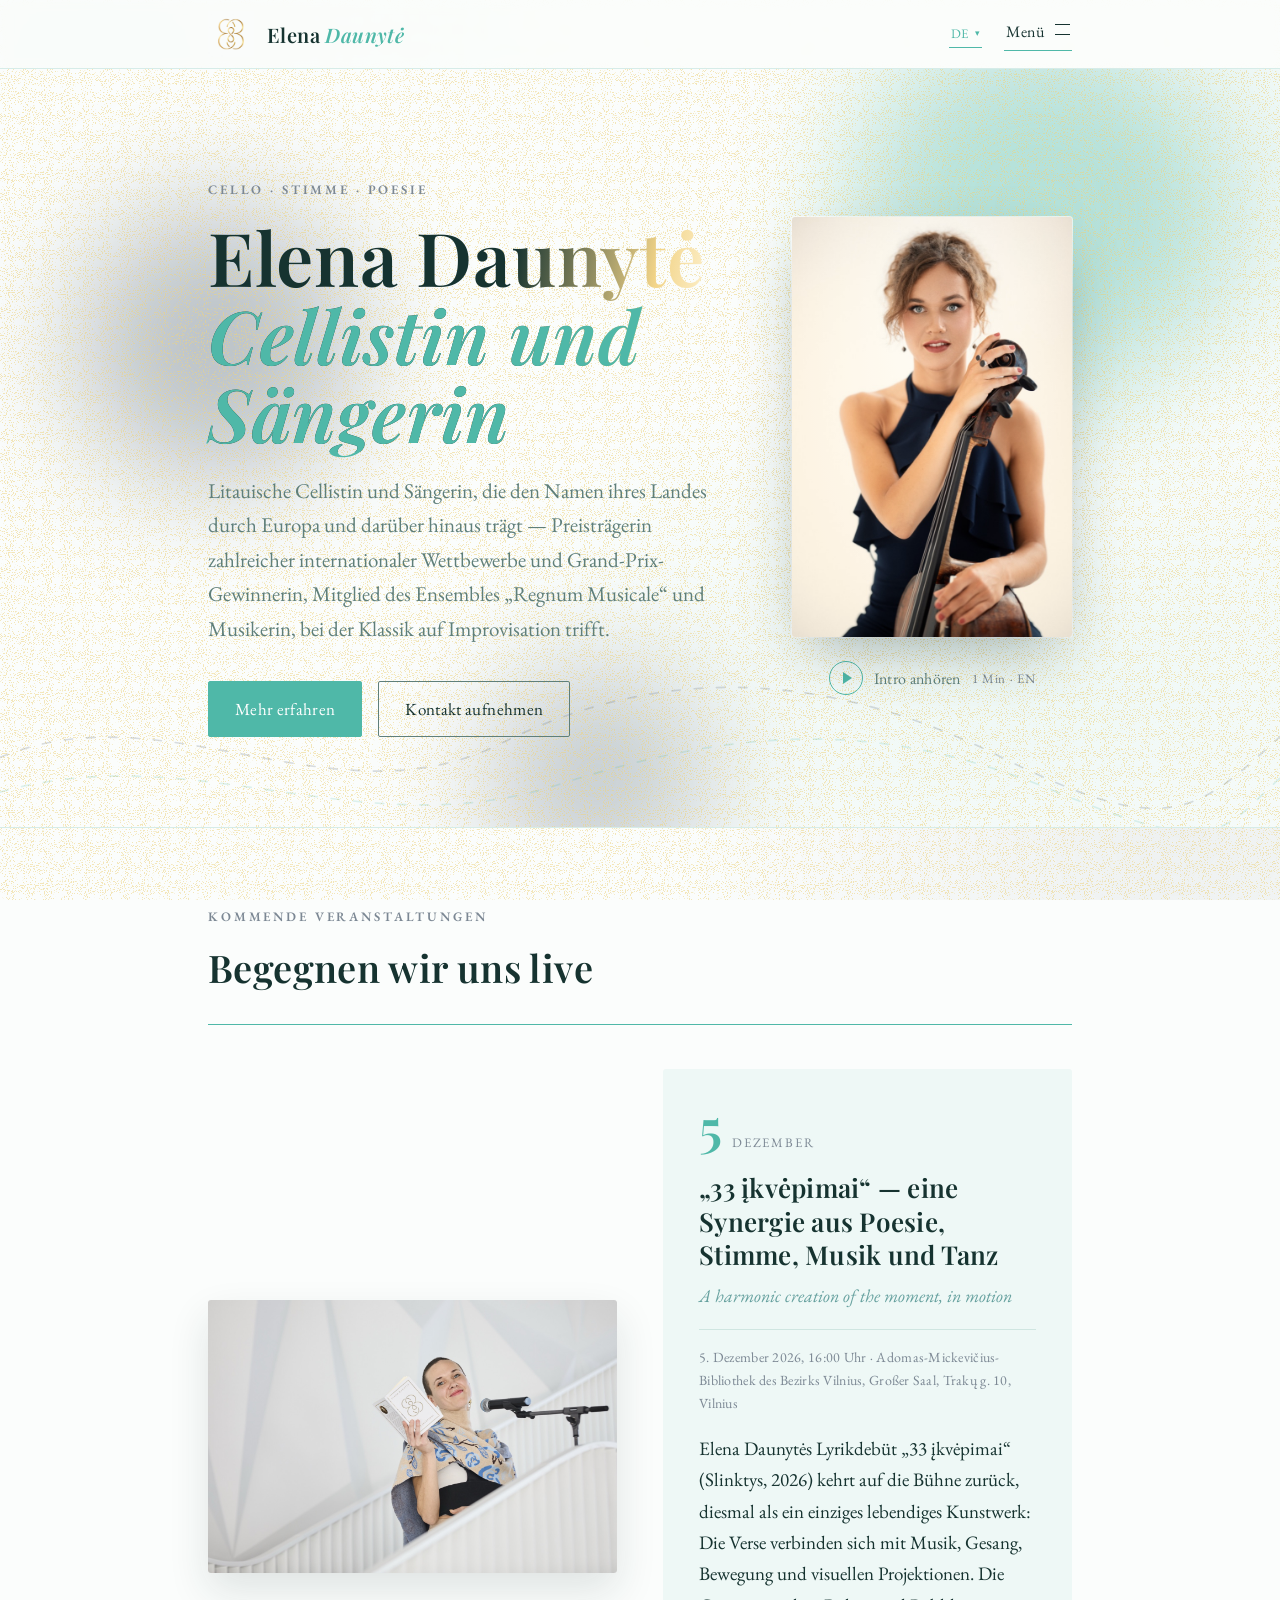
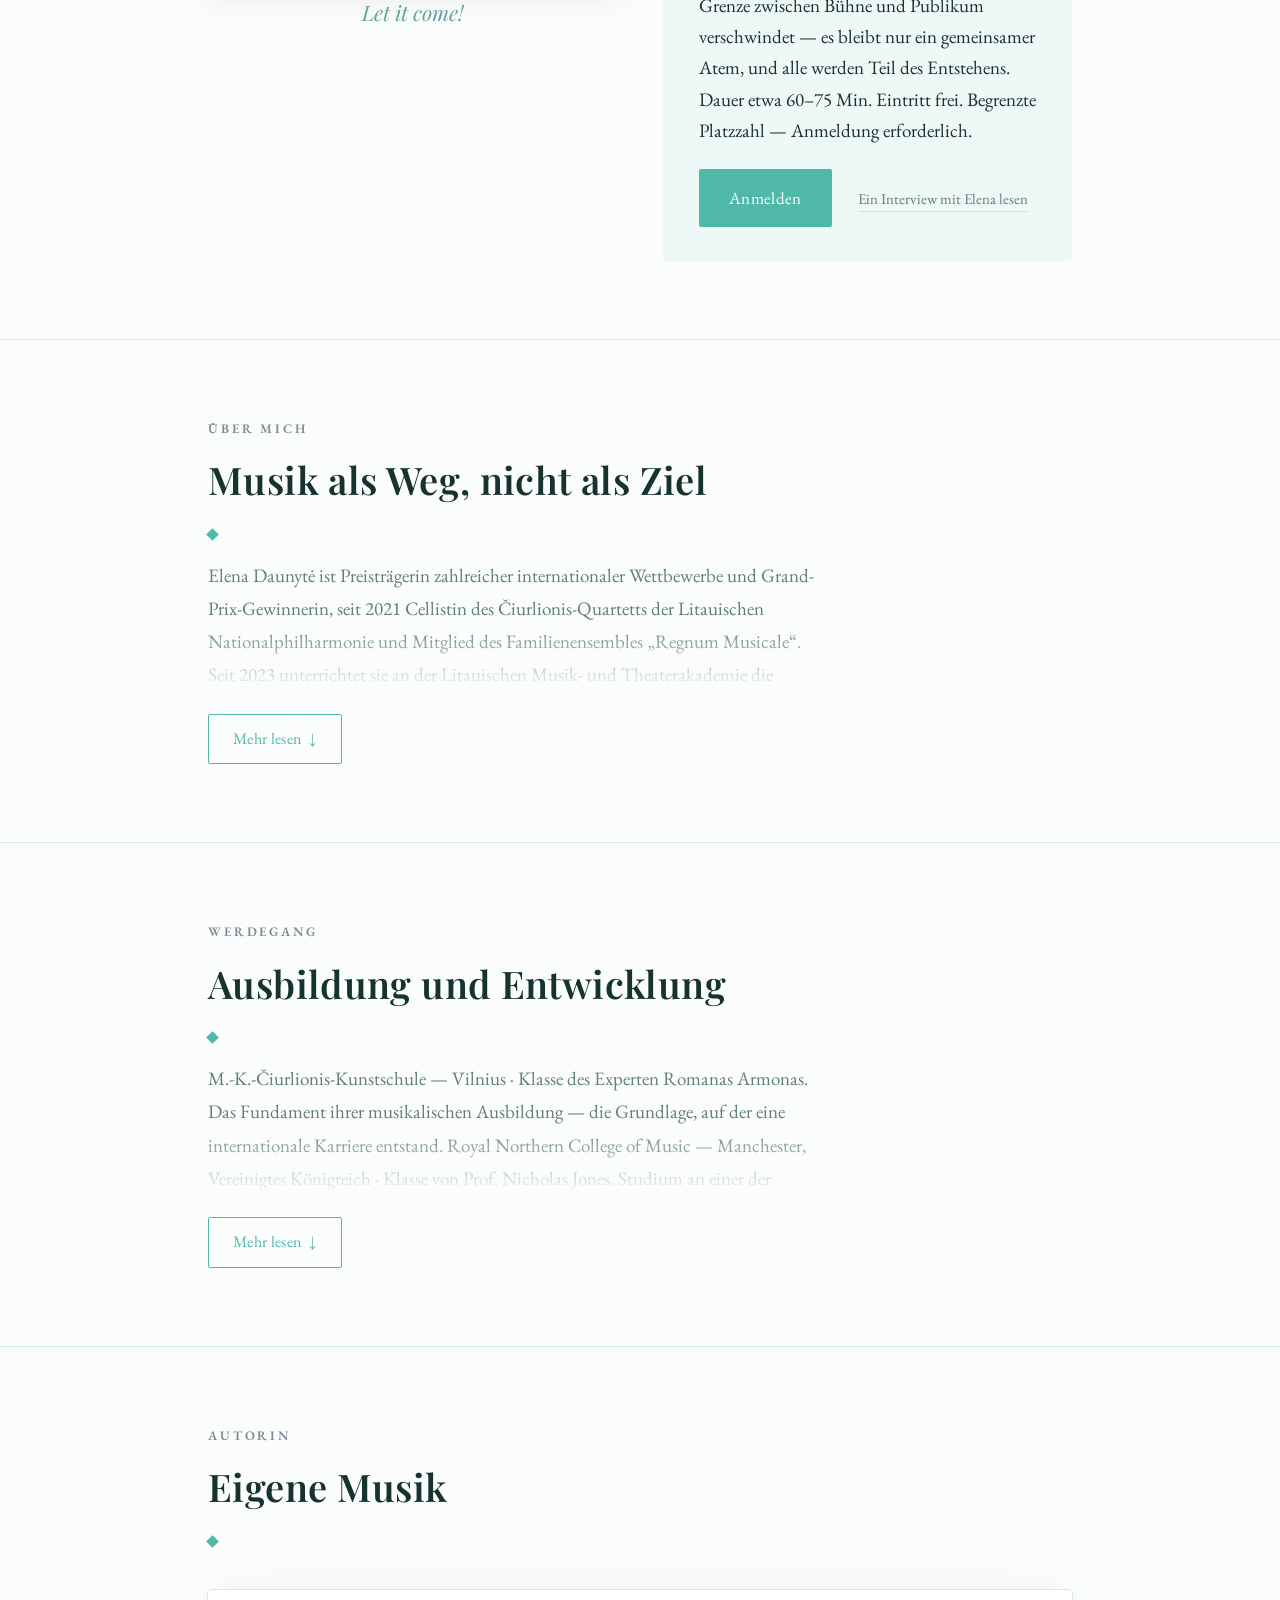
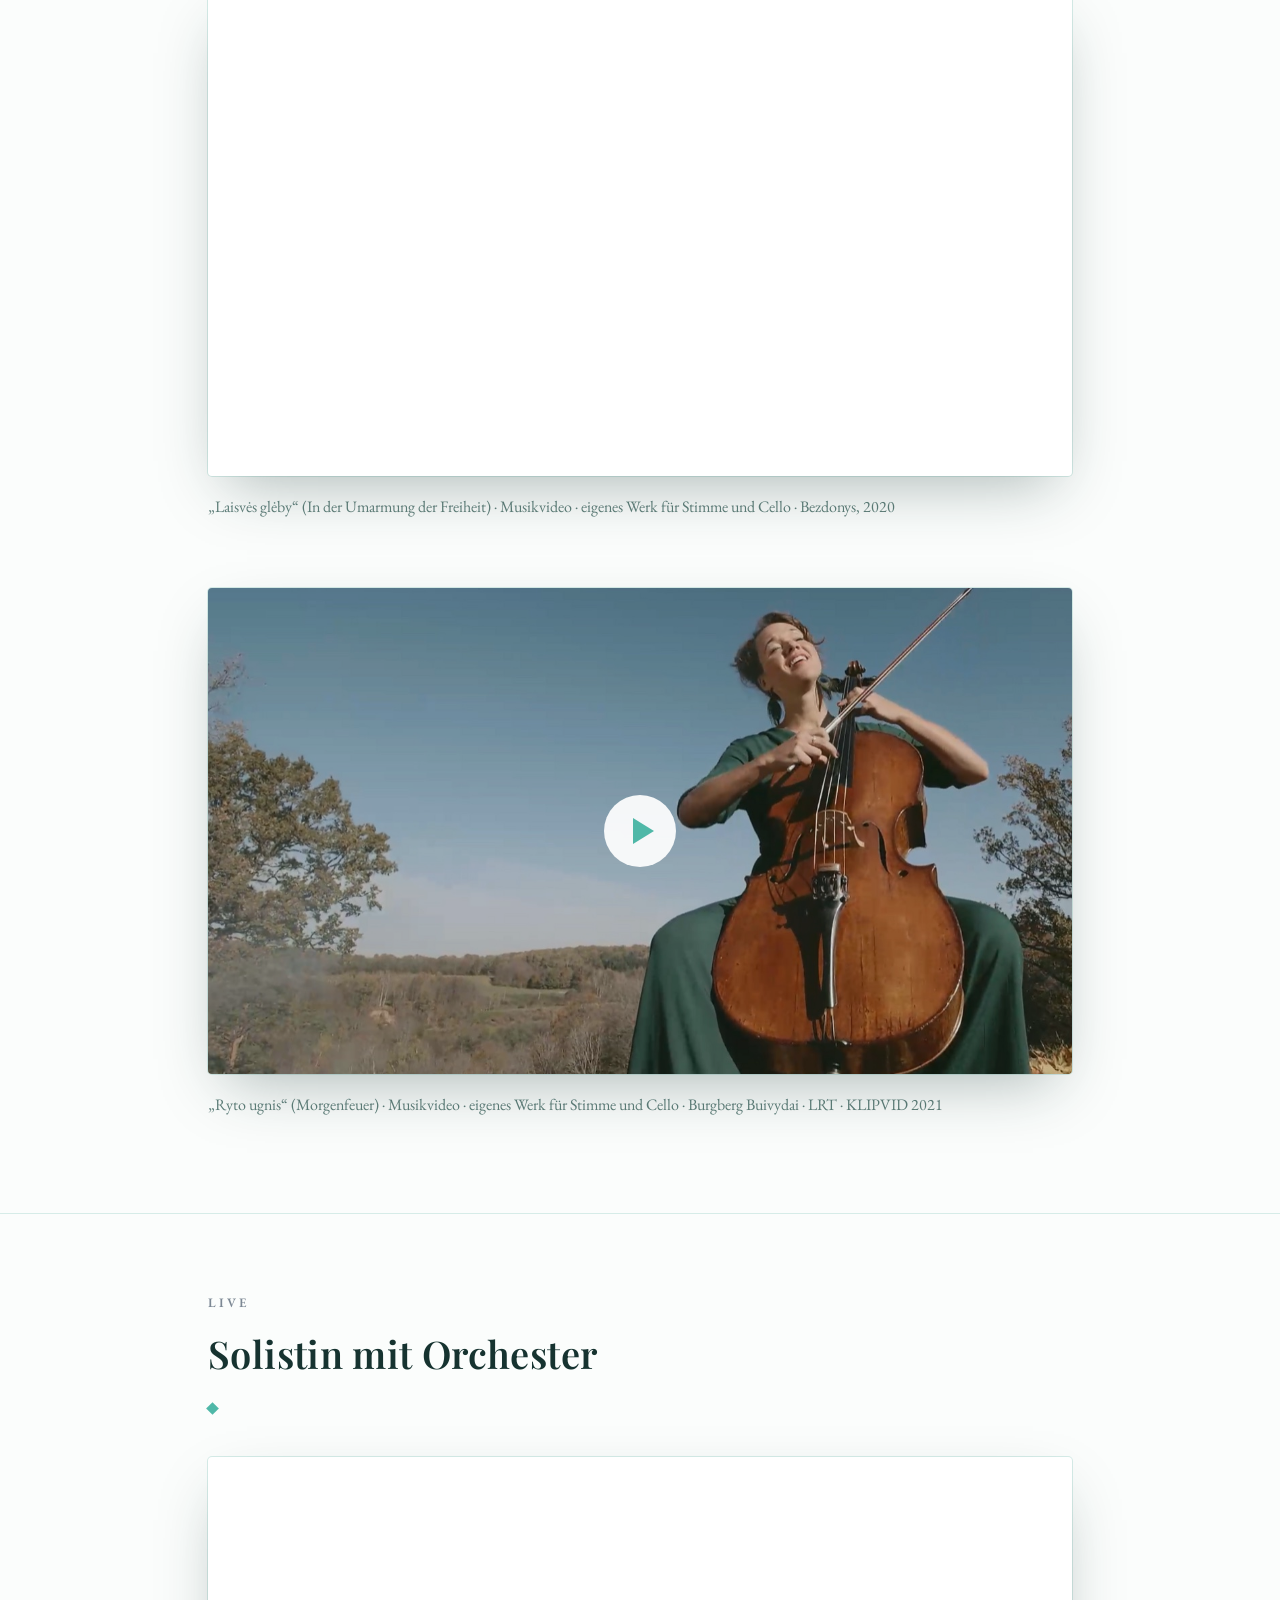
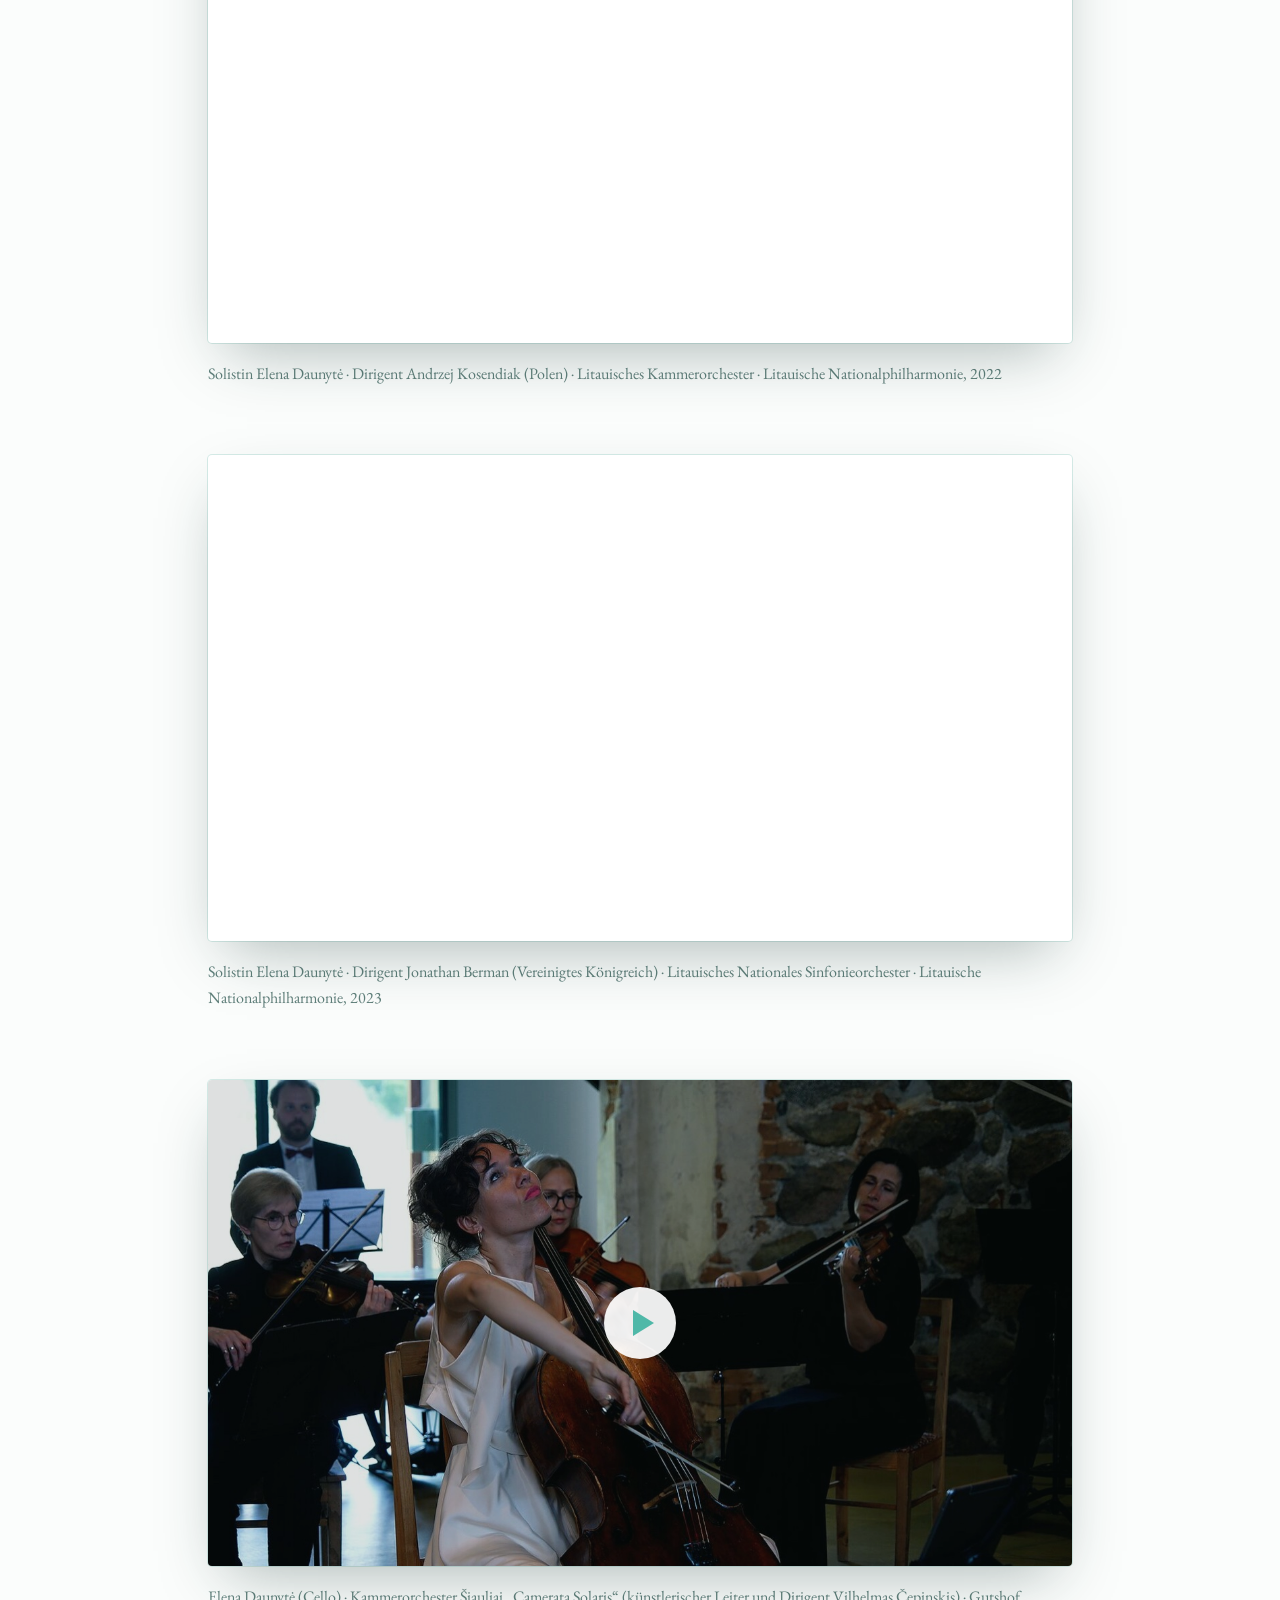
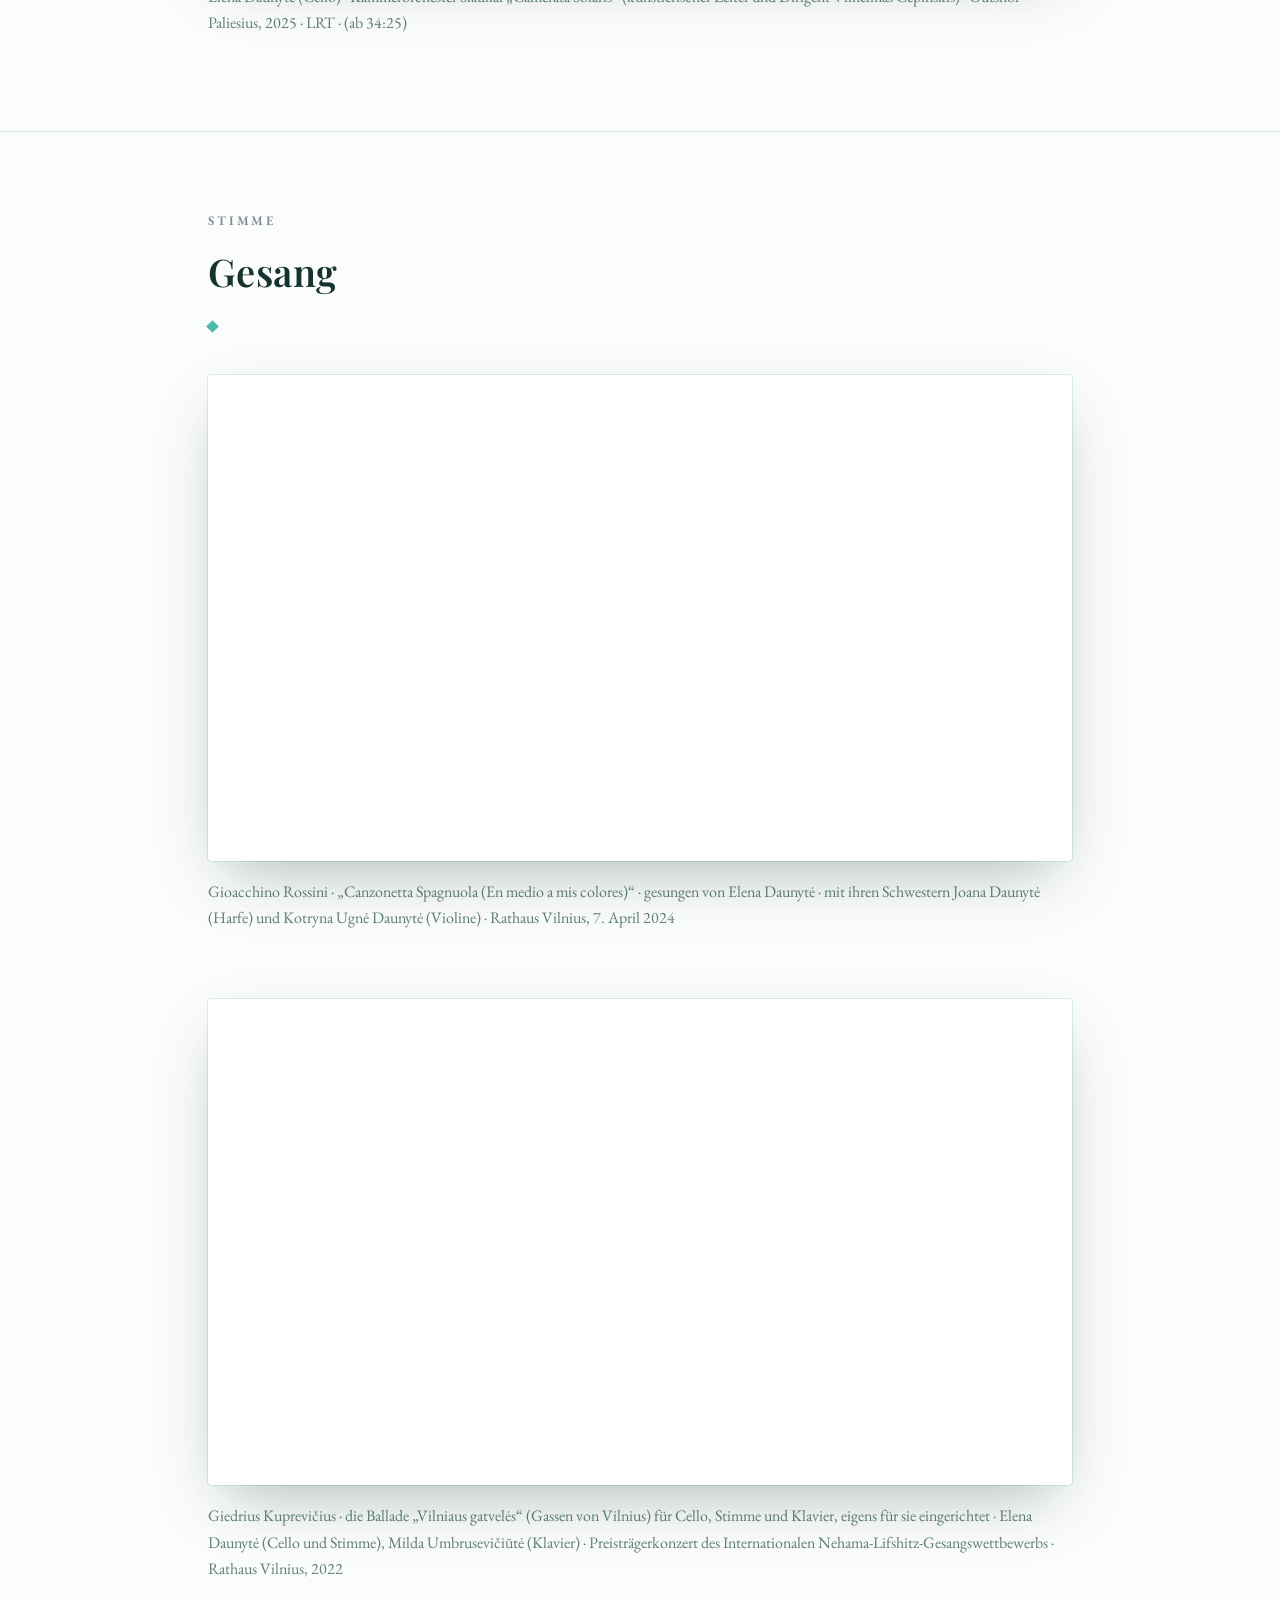
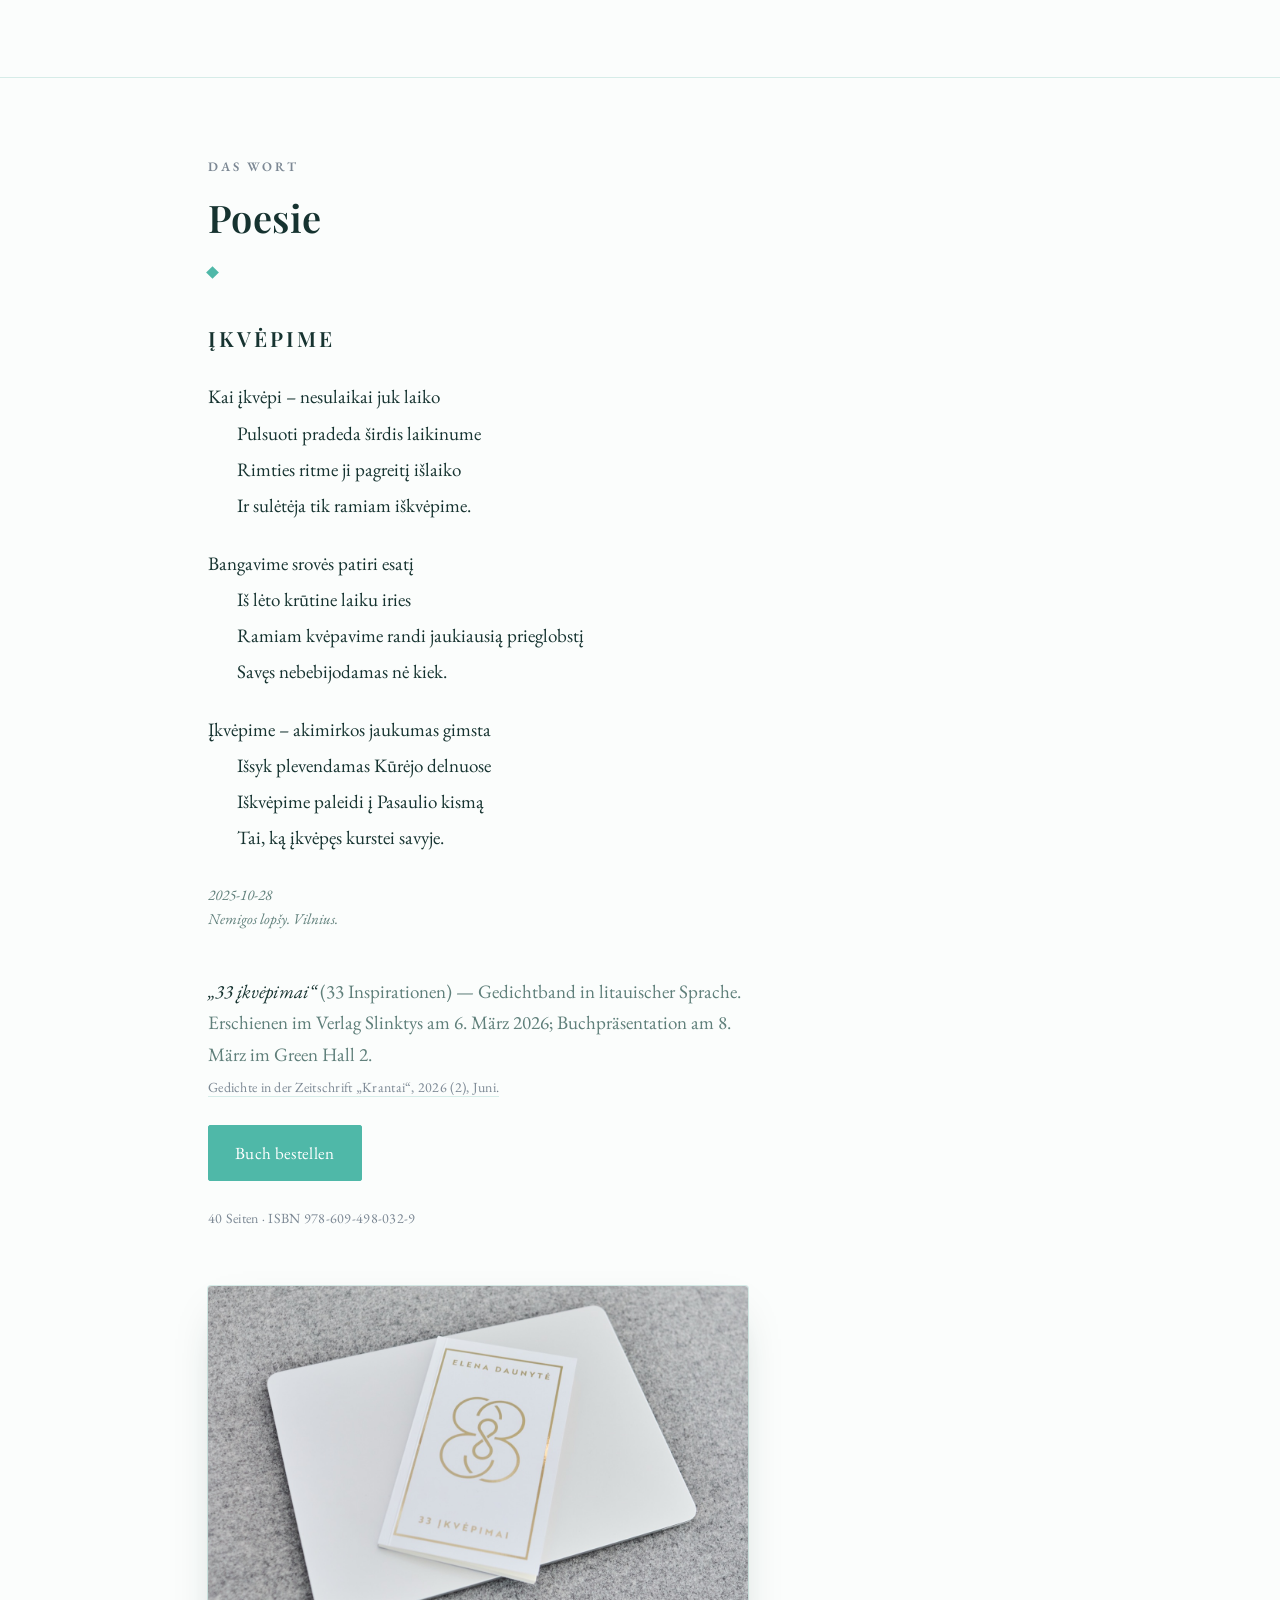
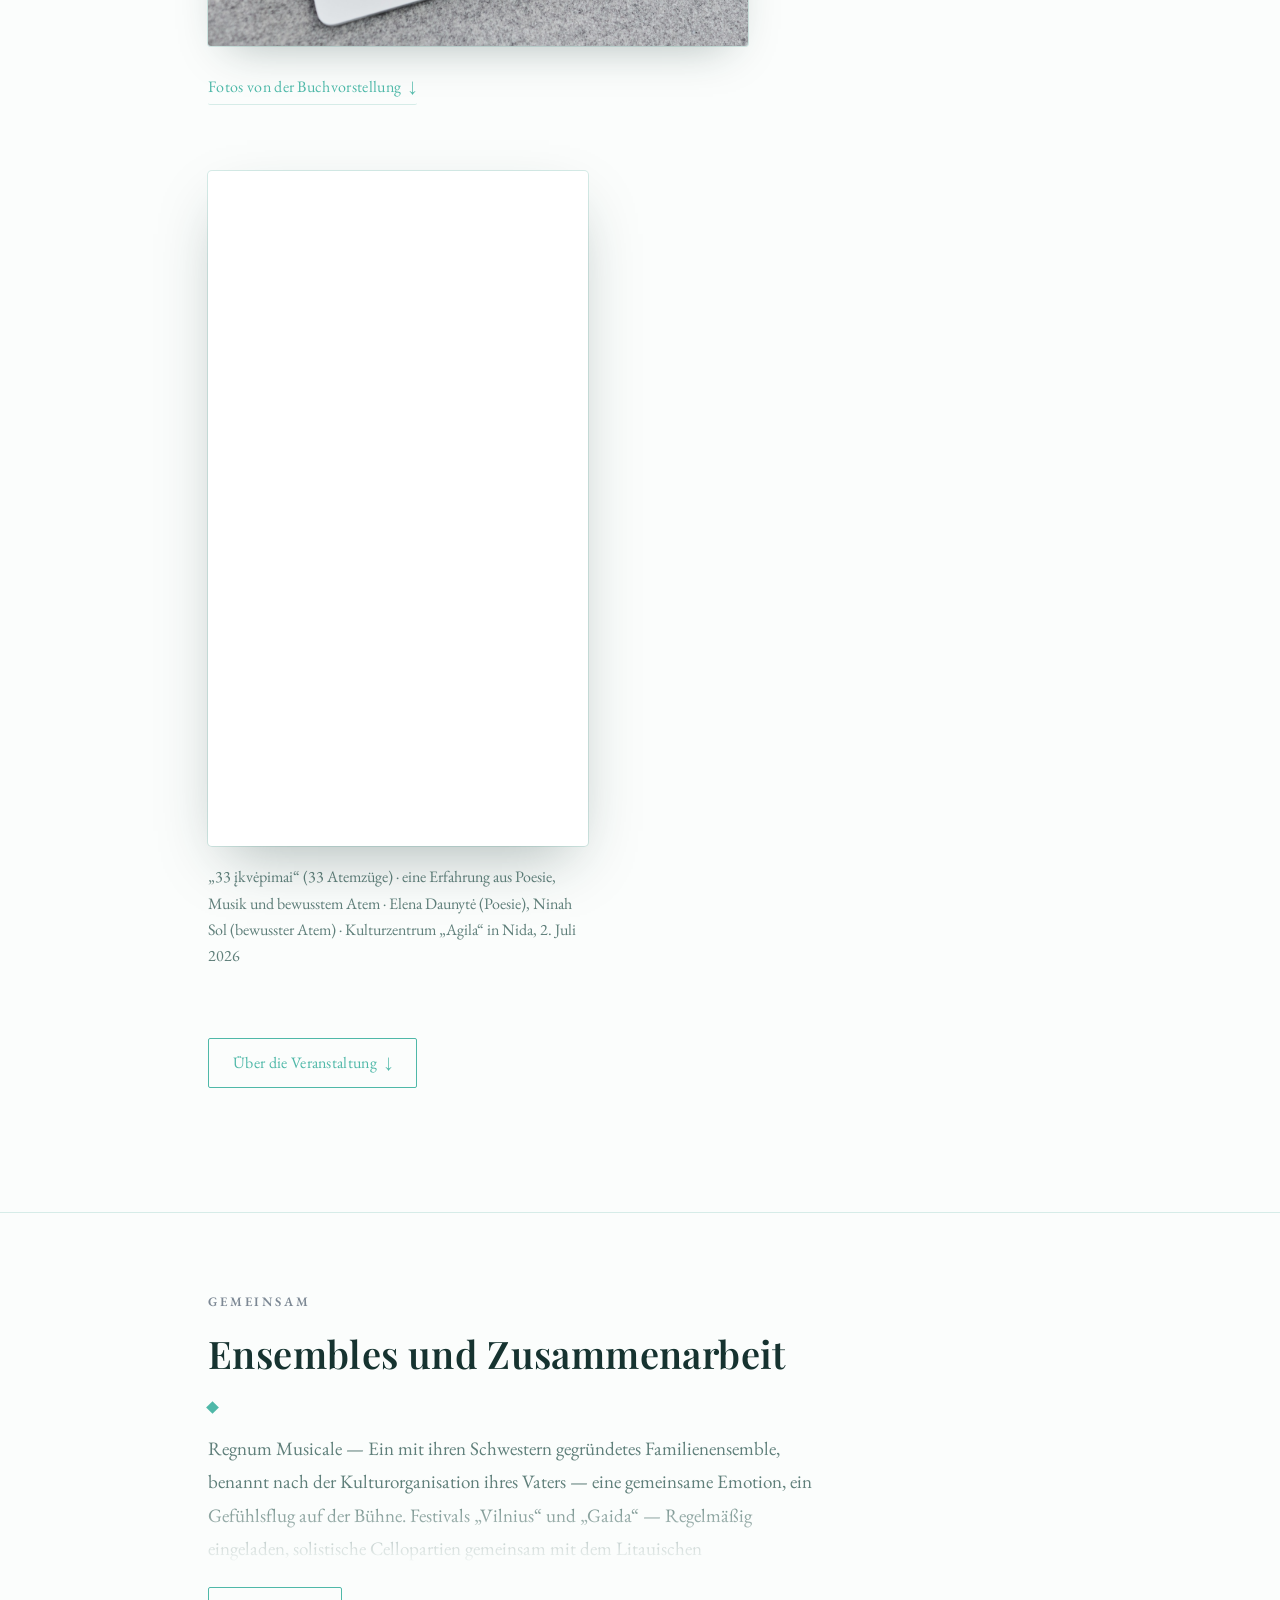
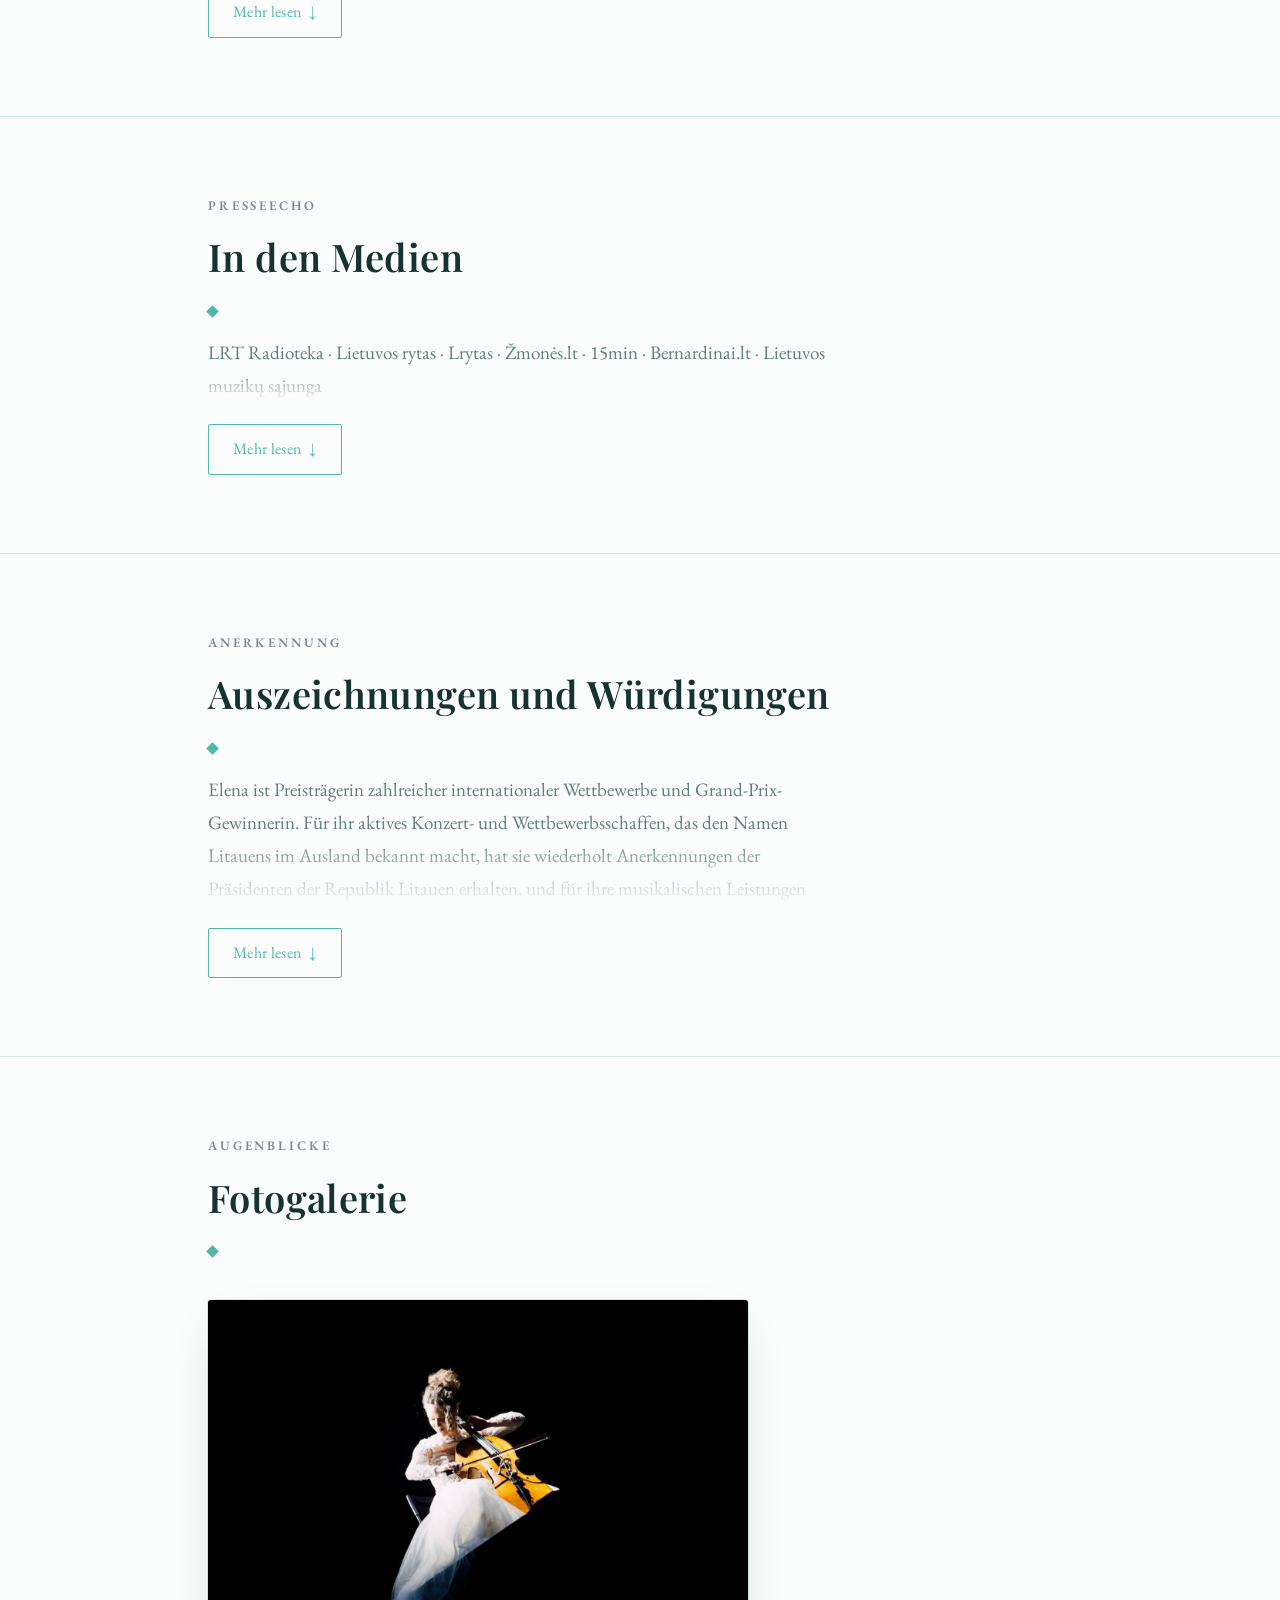
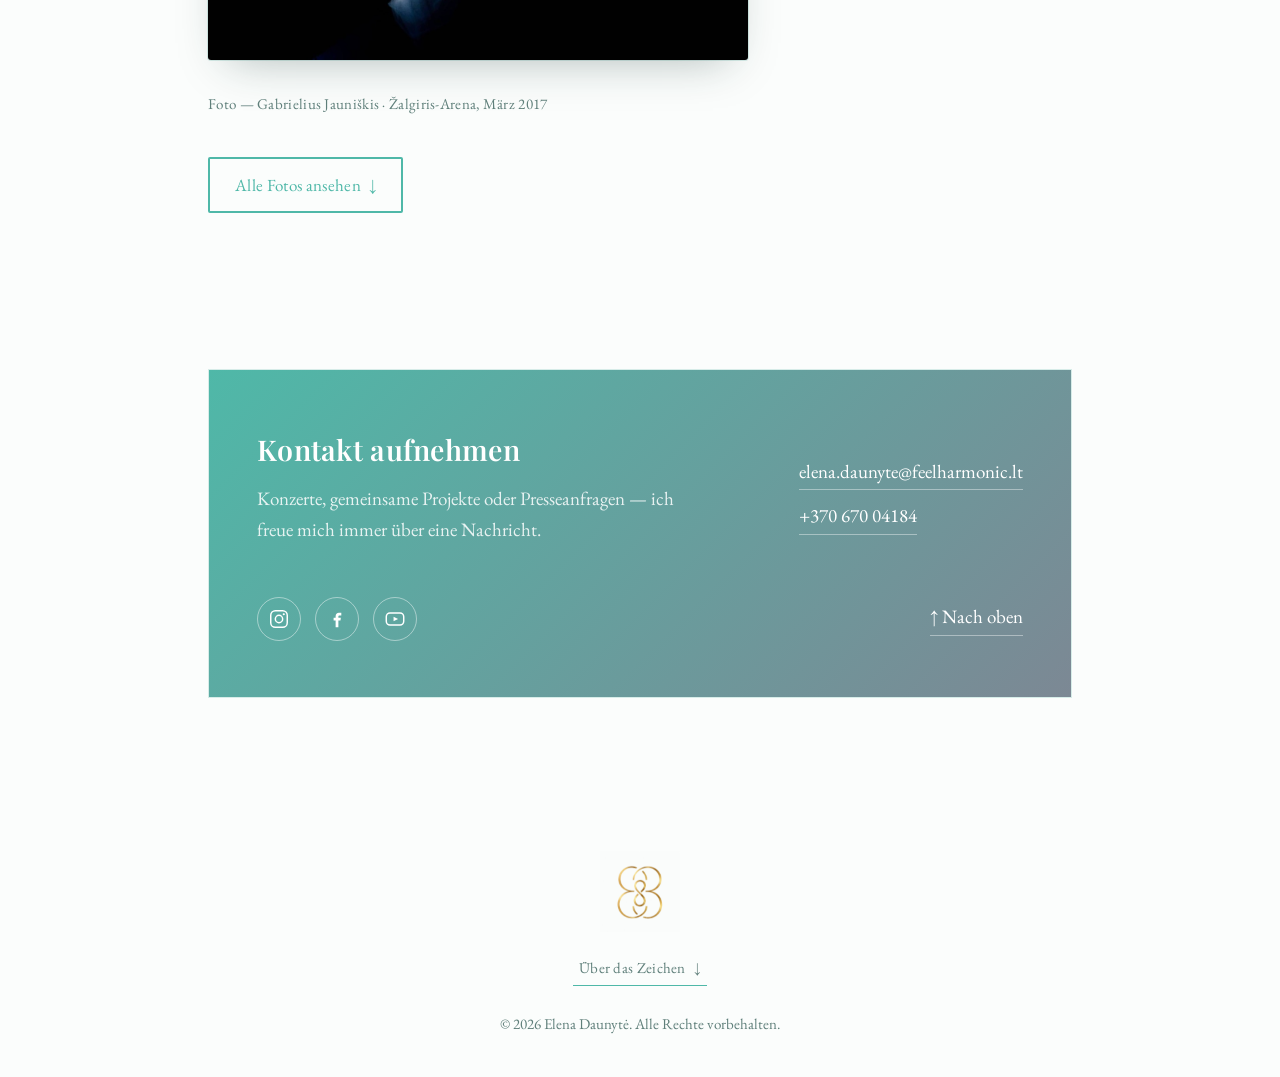
<file: de/index.html>
<!DOCTYPE html>
<html lang="de">
<head>
<meta charset="UTF-8">
<meta name="viewport" content="width=device-width, initial-scale=1.0">
<title>Elena Daunytė — Cellistin und Sängerin</title>
<meta name="description" content="Elena Daunytė — Cellistin, Sängerin und Dozentin an der Litauischen Musik- und Theaterakademie. Preisträgerin internationaler Wettbewerbe.">
<link rel="icon" href="/favicon.ico?v=2" sizes="32x32">
<link rel="icon" type="image/png" sizes="48x48" href="/img/favicon-48.png?v=2">
<link rel="icon" type="image/png" sizes="96x96" href="/img/favicon-96.png?v=2">
<link rel="icon" type="image/png" sizes="192x192" href="/img/icon-192.png?v=2">
<link rel="apple-touch-icon" sizes="180x180" href="/img/apple-touch-icon.png?v=2">
<link rel="manifest" href="/site.webmanifest">
<meta name="theme-color" content="#fbfdfc">
<link rel="alternate" hreflang="lt" href="https://elenadaunyte.com/">
<link rel="alternate" hreflang="en" href="https://elenadaunyte.com/en/">
<link rel="alternate" hreflang="it" href="https://elenadaunyte.com/it/">
<link rel="alternate" hreflang="de" href="https://elenadaunyte.com/de/">
<link rel="alternate" hreflang="fr" href="https://elenadaunyte.com/fr/">
<link rel="alternate" hreflang="sv" href="https://elenadaunyte.com/sv/">
<link rel="alternate" hreflang="x-default" href="https://elenadaunyte.com/">
<link rel="canonical" href="https://elenadaunyte.com/de/">
<meta property="og:type" content="profile">
<meta property="og:site_name" content="Elena Daunytė">
<meta property="og:title" content="Elena Daunytė — Cellistin und Sängerin">
<meta property="og:description" content="Elena Daunytė — Cellistin und Sängerin, Preisträgerin internationaler Wettbewerbe und Grand-Prix-Gewinnerin, Mitglied des Ensembles „Regnum Musicale“.">
<meta property="og:url" content="https://elenadaunyte.com/de/">
<meta property="og:image" content="https://elenadaunyte.com/img/elena-hero@2x.jpg">
<meta property="og:locale" content="de_DE">
<meta property="og:locale:alternate" content="lt_LT">
<meta property="og:locale:alternate" content="en_GB">
<meta property="og:locale:alternate" content="it_IT">
<meta property="og:locale:alternate" content="fr_FR">
<meta property="og:locale:alternate" content="sv_SE">
<meta name="twitter:card" content="summary_large_image">
<meta name="twitter:title" content="Elena Daunytė — Cellistin und Sängerin">
<meta name="twitter:description" content="Elena Daunytė — Cellistin und Sängerin, Preisträgerin internationaler Wettbewerbe und Grand-Prix-Gewinnerin, Mitglied des Ensembles „Regnum Musicale“.">
<meta name="twitter:image" content="https://elenadaunyte.com/img/elena-hero@2x.jpg">
<script type="application/ld+json">
{
  "@context": "https://schema.org",
  "@type": "Person",
  "name": "Elena Daunytė",
  "url": "https://elenadaunyte.com/de/",
  "image": "https://elenadaunyte.com/img/elena-hero@2x.jpg",
  "jobTitle": "Cellistin und Sängerin",
  "worksFor": [
    {
      "@type": "PerformingGroup",
      "name": "Litauische Nationalphilharmonie",
      "url": "https://www.filharmonija.lt/"
    },
    {
      "@type": "CollegeOrUniversity",
      "name": "Litauische Musik- und Theaterakademie",
      "url": "https://lmta.lt/"
    }
  ],
  "description": "Elena Daunytė — Cellistin, Sängerin und Dozentin an der Litauischen Musik- und Theaterakademie. Preisträgerin internationaler Wettbewerbe.",
  "email": "mailto:elena.daunyte@feelharmonic.lt",
  "telephone": "+37067004184",
  "sameAs": [
    "https://www.instagram.com/elenadaunyte/",
    "https://www.facebook.com/elena.daunyte/",
    "https://www.youtube.com/@elenadaunyte370",
    "https://lmta.lt/en/darbuotojas/elena-daunyte/",
    "https://www.solartis.lt/atlikejai/elena-daunyte/"
  ],
  "alumniOf": [
    {
      "@type": "CollegeOrUniversity",
      "name": "Lietuvos muzikos ir teatro akademija"
    },
    {
      "@type": "CollegeOrUniversity",
      "name": "Royal Northern College of Music"
    }
  ],
  "memberOf": [
    {
      "@type": "MusicGroup",
      "name": "Regnum Musicale"
    },
    {
      "@type": "MusicGroup",
      "name": "Čiurlionio kvartetas"
    }
  ]
}
</script>
<script type="application/ld+json">
{
  "@context": "https://schema.org",
  "@type": "Book",
  "name": "33 įkvėpimai",
  "author": {
    "@type": "Person",
    "name": "Elena Daunytė",
    "url": "https://elenadaunyte.com/"
  },
  "publisher": {
    "@type": "Organization",
    "name": "Slinktys"
  },
  "datePublished": "2026-03-06",
  "isbn": "978-609-498-032-9",
  "numberOfPages": 40,
  "inLanguage": "lt",
  "genre": "Poetry",
  "image": "https://elenadaunyte.com/img/poezija/knyga.jpg",
  "url": "https://elenadaunyte.com/de/#poetry"
}
</script>
<link rel="preconnect" href="https://fonts.googleapis.com">
<link rel="preconnect" href="https://fonts.gstatic.com" crossorigin>
<link href="https://fonts.googleapis.com/css2?family=Playfair+Display:ital,wght@0,400;0,500;0,600;1,400&family=EB+Garamond:ital,wght@0,400;0,500;1,400&display=swap" rel="stylesheet">
<link rel="stylesheet" href="../style.css?v=126">
</head>
<body>

<header class="site">
  <nav>
    <div class="brand"><a class="brand-mark-link" href="#zenklas" aria-label="Über das Zeichen"><img class="brand-mark" src="../img/logo.png?v=3" width="46" height="46" alt="" aria-hidden="true"></a><a class="brand-name" href="#top">Elena <em>Daunytė</em></a></div>
    <div class="nav-tools">
        <details class="lang-switch">
        <summary aria-label="Sprache">DE</summary>
        <div class="lang-menu">
        <a href="/" hreflang="lt">LT</a>
        <a href="/en/" hreflang="en">EN</a>
        <a href="/it/" hreflang="it">IT</a>
        <a href="/fr/" hreflang="fr">FR</a>
        <a href="/sv/" hreflang="sv">SV</a>
        </div>
        </details>
      <details class="menu-switch">
        <summary aria-label="Menü">Menü</summary>
        <div class="menu-panel">
          <ul>
            <li><a href="#events">Kommende Veranstaltungen</a></li>
            <li><a href="#about">Über mich</a></li>
            <li><a href="#education">Ausbildung</a></li>
            <li><a href="#creative">Musik</a></li>
            <li><a href="#solo">Solo</a></li>
            <li><a href="#vocal">Gesang</a></li>
            <li><a href="#poetry">Poesie</a></li>
            <li><a href="#ensembles">Ensembles</a></li>
            <li><a href="#media">In den Medien</a></li>
            <li><a href="#awards">Auszeichnungen</a></li>
            <li><a href="#gallery">Galerie</a></li>
            <li><a href="#contact">Kontakt</a></li>
            <li><a href="#zenklas">Über das Zeichen</a></li>
          </ul>
        </div>
      </details>
    </div>
  </nav>
</header>

<main id="top">

  <section class="hero" style="border-top:none;padding-top:110px;">
    <div class="hero-bg" aria-hidden="true">
      <span class="orb orb-1"></span>
      <span class="orb orb-2"></span>
      <span class="orb orb-3"></span>
    </div>
    <svg class="hero-wave" viewBox="0 0 920 120" preserveAspectRatio="none" aria-hidden="true">
      <path d="M0,70 C 120,20 240,120 360,60 S 600,10 720,70 S 860,110 920,55" />
      <path d="M0,95 C 140,55 260,135 400,90 S 640,45 760,95 S 880,120 920,85" />
    </svg>
    <div class="hero-inner">
      <div class="hero-flex">
        <div class="hero-text">
          <div class="kicker kicker-desktop">Cello · Stimme · Poesie</div>
          <h1>Elena Daunytė<br><em>Cellistin und Sängerin</em></h1>
          <p class="lead">
            Litauische Cellistin und Sängerin, die den Namen ihres Landes durch Europa und darüber
            hinaus trägt — Preisträgerin zahlreicher internationaler Wettbewerbe und
            Grand-Prix-Gewinnerin, Mitglied des Ensembles „Regnum Musicale“ und Musikerin, bei der
            Klassik auf Improvisation trifft.
          </p>
          <div class="cta">
            <a href="#about" class="btn btn-solid">Mehr erfahren</a>
            <a href="#contact" class="btn btn-outline">Kontakt aufnehmen</a>
          </div>
        </div>
        <div class="hero-photo">
          <div class="kicker kicker-mobile">Cello · Stimme · Poesie</div>
          <div class="hero-photo-frame">
            <img src="../img/elena-hero.jpg?v=2" srcset="../img/elena-hero.jpg?v=2 666w, ../img/elena-hero@2x.jpg?v=2 887w" sizes="(max-width:760px) 60vw, 280px" width="666" height="1000" alt="Elena Daunytė mit ihrem Cello" loading="eager">
          </div>
          <button class="audio-btn" type="button" data-audio="../audio/intro.mp3" data-dur="1 Min · EN">
            <span class="audio-icon" aria-hidden="true"></span>
            <span class="audio-label">Intro anhören</span>
            <span class="audio-dur">1 Min · EN</span>
          </button>
        </div>
      </div>
    </div>
  </section>

  <section id="events">
    <div class="wrap">
      <div class="section-head">
        <div class="kicker">Kommende Veranstaltungen</div>
        <h2>Begegnen wir uns live</h2>
      </div>
      <article class="event">
        <div class="event-left">
          <figure class="event-photo">
            <img src="../img/poezija/skaito.jpg" width="1400" height="933" alt="Elena Daunytė bei der Vorstellung von „33 įkvėpimai“, das aufgeschlagene Buch in den Händen" loading="lazy">
          </figure>
          <p class="event-end">Let it come!</p>
        </div>
        <div class="event-tx">
          <p class="event-day"><b>5</b><span>Dezember</span></p>
          <h3>„33 įkvėpimai“ — eine Synergie aus Poesie, Stimme, Musik und Tanz</h3>
          <p class="event-motto">A harmonic creation of the moment, in motion</p>
          <p class="event-meta">5. Dezember 2026, 16:00 Uhr · Adomas-Mickevičius-Bibliothek des Bezirks Vilnius, Großer Saal, Trakų g. 10, Vilnius</p>
          <p>Elena Daunytės Lyrikdebüt „33 įkvėpimai“ (Slinktys, 2026) kehrt auf die Bühne zurück, diesmal als ein einziges lebendiges Kunstwerk: Die Verse verbinden sich mit Musik, Gesang, Bewegung und visuellen Projektionen. Die Grenze zwischen Bühne und Publikum verschwindet — es bleibt nur ein gemeinsamer Atem, und alle werden Teil des Entstehens. Dauer etwa 60–75 Min. Eintritt frei. Begrenzte Platzzahl — Anmeldung erforderlich.</p>
          <a class="event-btn" href="https://docs.google.com/forms/d/e/1FAIpQLSekMrQQLSZhiER8FZRTW8T10vxk3zy3NHXZMo21MDBY-iYDOQ/viewform" target="_blank" rel="noopener">Anmelden</a>
          <a class="event-extra" href="https://www.lrytas.lt/kultura/scena/2018/03/31/news/elena-daunyte-jei-buciau-turejusi-teti-nezinia-ar-muzika-ar-literatura-butu-likusi-fone--5551622" target="_blank" rel="noopener">Ein Interview mit Elena lesen</a>
        </div>
      </article>
    </div>
  </section>

  <section id="about">
    <div class="wrap">
      <details class="fold">
        <summary>
  <div class="section-head">
            <div class="kicker">Über mich</div>
            <h2>Musik als Weg, nicht als Ziel</h2>
          </div>
          <p class="fold-teaser">Elena Daunytė ist Preisträgerin zahlreicher internationaler Wettbewerbe und Grand-Prix-Gewinnerin, seit 2021 Cellistin des Čiurlionis-Quartetts der Litauischen Nationalphilharmonie und Mitglied des Familienensembles „Regnum Musicale“. Seit 2023 unterrichtet sie an der Litauischen Musik- und Theaterakademie die Klassen für Streichquartett und Kammermusik. Als Solistin und Kammermusikerin ist sie bei Wettbewerben, Festivals und Meisterkursen aufgetreten,</p>
          <span class="fold-toggle"><span class="fold-c">Mehr lesen</span><span class="fold-o">Schließen</span></span>
        </summary>
        <div class="about-grid fold-body">
      <div>
                <p>
          Elena Daunytė ist Preisträgerin zahlreicher internationaler Wettbewerbe und
          Grand-Prix-Gewinnerin, seit 2021 Cellistin des Čiurlionis-Quartetts der Litauischen Nationalphilharmonie und Mitglied des Familienensembles „Regnum Musicale“. Seit 2023 unterrichtet sie an der Litauischen Musik- und Theaterakademie die Klassen für Streichquartett und Kammermusik. Als Solistin und Kammermusikerin ist sie bei Wettbewerben, Festivals
          und Meisterkursen aufgetreten, deren Geografie von Lettland, Deutschland, der Schweiz,
          Kroatien, Russland, Österreich, den Niederlanden, Italien, Spanien, Ungarn und dem
          Vereinigten Königreich bis nach Hongkong, Shanghai und in die USA reicht.
        </p>
        <p>
          Als Solistin hat sie mit dem Litauischen Kammerorchester, dem Litauischen Nationalen
          Sinfonieorchester, dem Litauischen Staatlichen Sinfonieorchester, den Orchestern von
          Riga, Kaunas und der Litauischen Musik- und Theaterakademie sowie den Orchestern des
          Royal College of Music und Halifax gespielt, unter der Leitung von Andrzej Kosendiak,
          Jonathan Berman, Modestas Pitrėnas, Sergei Krylov, Saulius Sondeckis, Vilmantas
          Kaliūnas, Martynas Staškus, Nicholas Simpson und Clark Rundell.
        </p>
        <p>
          Sie wird regelmäßig eingeladen, solistische Cellopartien bei den Festivals „Vilnius“
          und „Gaida“ gemeinsam mit dem Litauischen Kammerorchester und dem Litauischen Nationalen
          Sinfonieorchester zu spielen, und ihr künstlerischer Weg wurde von der S.-Karosas-Stiftung,
          dem Fonds zur Förderung von Musikern, Rotary International sowie den Rotary-Clubs
          Perkūnas und Vilnius unterstützt, in Zusammenarbeit mit dem Litauischen Kulturrat.
        </p>
        <p>
          Seit mehreren Jahren studiert Elena zudem Gesang bei Professor Vladimir Prudnikov und
          nimmt vokale Werke in ihre Konzertprogramme auf. Sie experimentiert mit der Verbindung
          von Cello und Stimme und sucht nach neuen Klangfarben und Möglichkeiten, die beiden
          Instrumente miteinander zu verschmelzen.
        </p>
      </div>
      <blockquote>
        „Am wichtigsten sind Wachstum und die tiefste Freude, die im Prozess der Verbesserung
        selbst liegt.“
        <footer>Elena Daunytė</footer>
      </blockquote>
        </div>
      </details>

    </div>
  </section>

  <section id="education">
    <div class="wrap">
      <details class="fold">
        <summary>
  <div class="section-head">
          <div class="kicker">Werdegang</div>
          <h2>Ausbildung und Entwicklung</h2>
        </div>
          <p class="fold-teaser">M.-K.-Čiurlionis-Kunstschule — Vilnius · Klasse des Experten Romanas Armonas. Das Fundament ihrer musikalischen Ausbildung — die Grundlage, auf der eine internationale Karriere entstand. Royal Northern College of Music — Manchester, Vereinigtes Königreich · Klasse von Prof. Nicholas Jones. Studium an einer der angesehensten Musikakademien Europas. Litauische Musik- und Theaterakademie —</p>
          <span class="fold-toggle"><span class="fold-c">Mehr lesen</span><span class="fold-o">Schließen</span></span>
        </summary>
        <div class="fold-body">
            <ul class="timeline">
        <li>
          <h3>M.-K.-Čiurlionis-Kunstschule</h3>
          <div class="meta">Vilnius · Klasse des Experten Romanas Armonas</div>
          <p>Das Fundament ihrer musikalischen Ausbildung — die Grundlage, auf der eine
             internationale Karriere entstand.</p>
        </li>
        <li>
          <h3>Royal Northern College of Music</h3>
          <div class="meta">Manchester, Vereinigtes Königreich · Klasse von Prof. Nicholas Jones</div>
          <p>Studium an einer der angesehensten Musikakademien Europas.</p>
        </li>
        <li>
          <h3>Litauische Musik- und Theaterakademie</h3>
          <div class="meta">Masterabschluss · Klasse von Prof. Rimantas Armonas</div>
          <p>Fortgeschrittenes Cellostudium in Vilnius, aktive Vertretung der Akademie bei
             nationalen und internationalen Veranstaltungen.</p>
        </li>
        <li>
          <h3>Meisterkurse</h3>
          <div class="meta">Giovanni Sollima · David Geringas · Frans Helmerson · Troels Svane · Karine Georgian</div>
          <p>Stetige Weiterentwicklung an der Seite weltbekannter Cellisten.</p>
        </li>
      </ul>
        </div>
      </details>
    </div>
  </section>

  <section id="creative">
    <div class="wrap">
      <div class="section-head">
        <div class="kicker">Autorin</div>
        <h2>Eigene Musik</h2>
      </div>
      <div class="video-list">
        <div class="video-item">
          <div class="video-wrap">
            <iframe src="https://www.youtube.com/embed/FFScbCtDrRs" title="Elena Daunytė — „Laisvės glėby“, Werk für Stimme und Cello" allow="accelerometer; autoplay; clipboard-write; encrypted-media; gyroscope; picture-in-picture; web-share" allowfullscreen loading="lazy"></iframe>
          </div>
          <p class="video-caption">„Laisvės glėby“ (In der Umarmung der Freiheit) · Musikvideo · eigenes Werk für Stimme und Cello · Bezdonys, 2020</p>
        </div>
        <div class="video-item">
          <a class="video-link" href="https://www.lrt.lt/mediateka/irasas/2000197212/klipvid-2021-elena-daunyte-ryto-ugnis" target="_blank" rel="noopener">
            <img src="../img/ryto-ugnis.jpg?v=3" width="1280" height="720" alt="Elena Daunytė spielt Cello im Freien — Standbild aus dem Video „Ryto ugnis“" loading="lazy">
            <span class="video-play" aria-hidden="true"></span>
          </a>
          <p class="video-caption">„Ryto ugnis“ (Morgenfeuer) · Musikvideo · eigenes Werk für Stimme und Cello · Burgberg Buivydai · LRT · KLIPVID 2021</p>
        </div>
      </div>
    </div>
  </section>

  <section id="solo">
    <div class="wrap">
      <div class="section-head">
        <div class="kicker">Live</div>
        <h2>Solistin mit Orchester</h2>
      </div>
      <div class="video-list">
        <div class="video-item">
          <div class="video-wrap">
            <iframe src="https://www.youtube.com/embed/J5zQgMTAaGM" title="C. P. E. Bach — Cellokonzert A-Dur, Wq. 172, Elena Daunytė" allow="accelerometer; autoplay; clipboard-write; encrypted-media; gyroscope; picture-in-picture; web-share" allowfullscreen loading="lazy"></iframe>
          </div>
          <p class="video-caption">Solistin Elena Daunytė · Dirigent Andrzej Kosendiak (Polen) · Litauisches Kammerorchester · Litauische Nationalphilharmonie, 2022</p>
        </div>
        <div class="video-item">
          <div class="video-wrap">
            <iframe src="https://www.youtube.com/embed/HVEwcbf8XV4" title="Elena Daunytė, Litauisches Nationales Sinfonieorchester, Dir. Jonathan Berman" allow="accelerometer; autoplay; clipboard-write; encrypted-media; gyroscope; picture-in-picture; web-share" allowfullscreen loading="lazy"></iframe>
          </div>
          <p class="video-caption">Solistin Elena Daunytė · Dirigent Jonathan Berman (Vereinigtes Königreich) · Litauisches Nationales Sinfonieorchester · Litauische Nationalphilharmonie, 2023</p>
        </div>
        <div class="video-item">
          <a class="video-link" href="https://www.lrt.lt/mediateka/irasas/2000424262/dedikacija-m-k-ciurlioniui" target="_blank" rel="noopener">
            <img src="../img/dedikacija.jpg" width="1280" height="720" alt="Elena Daunytė spielt Cello mit dem Orchester — Konzert „Widmung an M. K. Čiurlionis“" loading="lazy">
            <span class="video-play" aria-hidden="true"></span>
          </a>
          <p class="video-caption">Elena Daunytė (Cello) · Kammerorchester Šiauliai „Camerata Solaris“ (künstlerischer Leiter und Dirigent Vilhelmas Čepinskis) · Gutshof Paliesius, 2025 · LRT · (ab 34:25)</p>
        </div>
      </div>
    </div>
  </section>
  <section id="vocal">
    <div class="wrap">
      <div class="section-head">
        <div class="kicker">Stimme</div>
        <h2>Gesang</h2>
      </div>
      <div class="video-list">
        <div class="video-item">
          <div class="video-wrap">
            <iframe src="https://www.youtube.com/embed/H9I5WiS2I4A" title="Elena Daunytė singt Rossinis „Canzonetta Spagnuola“ im Rathaus von Vilnius"
                    loading="lazy" allowfullscreen
                    allow="accelerometer; clipboard-write; encrypted-media; gyroscope; picture-in-picture"></iframe>
          </div>
          <p class="video-caption">Gioacchino Rossini · „Canzonetta Spagnuola (En medio a mis colores)“ · gesungen von Elena Daunytė · mit ihren Schwestern Joana Daunytė (Harfe) und Kotryna Ugnė Daunytė (Violine) · Rathaus Vilnius, 7. April 2024</p>
        </div>
        <div class="video-item">
          <div class="video-wrap">
            <iframe src="https://www.youtube.com/embed/0CZVfDlwlAM" title="Elena Daunytė beim Internationalen Nehama-Lifshitz-Gesangswettbewerb"
                    loading="lazy" allowfullscreen
                    allow="accelerometer; clipboard-write; encrypted-media; gyroscope; picture-in-picture"></iframe>
          </div>
          <p class="video-caption">Giedrius Kuprevičius · die Ballade „Vilniaus gatvelės“ (Gassen von Vilnius) für Cello, Stimme und Klavier, eigens für sie eingerichtet · Elena Daunytė (Cello und Stimme), Milda Umbrusevičiūtė (Klavier) · Preisträgerkonzert des Internationalen Nehama-Lifshitz-Gesangswettbewerbs · Rathaus Vilnius, 2022</p>
        </div>
      </div>
    </div>
  </section>

  <section id="poetry">
    <div class="wrap">
      <div class="section-head">
        <div class="kicker">Das Wort</div>
        <h2>Poesie</h2>
      </div>
      <div class="poems">
        <div class="poem">
          <h4 class="poem-title">Įkvėpime</h4>
          <p class="poem-stanza">Kai įkvėpi – nesulaikai juk laiko<br>
Pulsuoti pradeda širdis laikinume<br>
Rimties ritme ji pagreitį išlaiko<br>
Ir sulėtėja tik ramiam iškvėpime.</p>
          <p class="poem-stanza">Bangavime srovės patiri esatį<br>
Iš lėto krūtine laiku iries<br>
Ramiam kvėpavime randi jaukiausią prieglobstį<br>
Savęs nebebijodamas nė kiek.</p>
          <p class="poem-stanza">Įkvėpime – akimirkos jaukumas gimsta<br>
Išsyk plevendamas Kūrėjo delnuose<br>
Iškvėpime paleidi į Pasaulio kismą<br>
Tai, ką įkvėpęs kurstei savyje.</p>
          <p class="poem-meta">2025-10-28<br>Nemigos lopšy. Vilnius.</p>
        </div>
      </div>
        <p class="poetry-intro"><em>„33 įkvėpimai“</em> (33 Inspirationen) — Gedichtband in litauischer Sprache. Erschienen im Verlag Slinktys am 6. März 2026; Buchpräsentation am 8. März im Green Hall 2.</p>
        <p class="poetry-pub"><a href="#krantai">Gedichte in der Zeitschrift „Krantai“, 2026 (2), Juni.</a></p>
      <div class="book-buy">
        <a class="btn btn-solid" href="mailto:info@feelharmonic.lt?subject=%2233%20%C4%AFkv%C4%97pimai%22%20%E2%80%94%20Bestellung&amp;body=Hello%2C%0AI%20would%20like%20to%20order%20the%20book%20%2233%20%C4%AFkv%C4%97pimai%22.%0A%0ANumber%20of%20copies%3A%20%0AName%3A%20%0ADelivery%20address%20or%20parcel%20locker%3A%20%0A%0A%E2%94%80%E2%94%80%E2%94%80%E2%94%80%E2%94%80%E2%94%80%E2%94%80%E2%94%80%E2%94%80%20%E2%9C%A8%20%E2%94%80%E2%94%80%E2%94%80%E2%94%80%E2%94%80%E2%94%80%E2%94%80%E2%94%80%E2%94%80%0A%0AAmount%3A%20whatever%20the%20book%20is%20worth%20to%20you%0AEmpf%C3%A4ngerin%3A%20Elena%20Daunyt%C4%97%0AKonto-Nr.%3A%20LT81%207300%200100%208950%209422%0AVerwendungszweck%3A%20U%C5%BE%20knyg%C4%85%20%E2%80%9E33%20%C4%AFkv%C4%97pimai%E2%80%9C%0A">Buch bestellen</a>
        <p class="book-meta">40 Seiten · ISBN 978-609-498-032-9</p>
      </div>
        <div class="gallery gallery-lead">
          <figure>
            <img src="../img/poezija/knyga.jpg" width="1400" height="933" alt="Der Gedichtband „33 įkvėpimai“" loading="lazy">
          </figure>
        </div>
        <details class="fold fold-gallery">
          <summary><span class="fold-toggle"><span class="fold-c">Fotos von der Buchvorstellung</span><span class="fold-o">Schließen</span></span></summary>
          <div class="fold-body">
            <div class="gallery">
          <figure>
            <img src="../img/poezija/skaito.jpg" width="1400" height="933" alt="Elena Daunytė liest bei der Buchpräsentation" loading="lazy">
          </figure>
          <figure>
            <img src="../img/poezija/prie-lango.jpg" width="933" height="1400" alt="Elena Daunytė liest am Fenster" loading="lazy">
          </figure>
          <figure>
            <img src="../img/poezija/erdve.jpg" width="933" height="1400" alt="Die Buchpräsentation" loading="lazy">
          </figure>
          <figure>
            <img src="../img/poezija/autografai.jpg" width="1400" height="933" alt="Elena Daunytė signiert Bücher" loading="lazy">
          </figure>
          <figure>
            <img src="../img/poezija/parasas.jpg" width="1400" height="933" alt="Elena Daunytė signiert ein Exemplar" loading="lazy">
          </figure>
          <figure>
            <img src="../img/poezija/skaitytojas.jpg" width="1400" height="933" alt="Das Buch in den Händen einer Leserin" loading="lazy">
          </figure>
            </div>
            <p class="gallery-credit">Fotos — Gintaras Jonaitis</p>
          </div>
        </details>
        <div class="video-item video-upright">
          <div class="video-wrap video-wrap-upright">
            <iframe src="https://www.youtube.com/embed/BWi5LPweDFg" title="Elena Daunytė und Ninah Sol — „33 įkvėpimai“, ein Abend aus Poesie und Atem"
                    loading="lazy" allowfullscreen
                    allow="accelerometer; clipboard-write; encrypted-media; gyroscope; picture-in-picture"></iframe>
          </div>
          <p class="video-caption">„33 įkvėpimai“ (33 Atemzüge) · eine Erfahrung aus Poesie, Musik und bewusstem Atem · Elena Daunytė (Poesie), Ninah Sol (bewusster Atem) · Kulturzentrum „Agila“ in Nida, 2. Juli 2026</p>
        </div>
        <details class="fold event-note">
          <summary><span class="fold-toggle"><span class="fold-c">Über die Veranstaltung</span><span class="fold-o">Schließen</span></span></summary>
          <div class="fold-body">
            <p class="event-lead">Jedes Gedicht beginnt mit einem Einatmen.</p>
            <p>„33 įkvėpimai“ ist eine Erfahrung, in der sich drei Wege begegnen, zu sich selbst zurückzukehren: das poetische Wort, die Musik und der bewusste Atem. Grundlage des Abends ist Elena Daunytės Buch „33 įkvėpimai“ — dreiunddreißig dreistrophige Gedichte, geboren aus Stille, aus Erlebtem und aus Wandlung.</p>
            <p>Elena liest ihre eigenen Gedichte, während Ninah Sol die Atempraxis leitet und sanft und sicher dazu einlädt, den eigenen Atem zu spüren, langsamer zu werden und loszulassen. Ruhige, eigens gewählte Musik trägt die ganze Erfahrung. Man muss nichts können und nichts vorher lernen. Es genügt, sich zu setzen, die Augen zu schließen und sich von Wort, Klang und Atem tragen zu lassen. Der Atem wird zum Rhythmus, die Musik zum Halt und die Poesie zum Spiegel, in dem jede und jeder etwas Eigenes erkennen kann.</p>
            <p>Es ist ein Raum, innezuhalten und zu bemerken, dass manchmal ein einziger bewusster Atemzug genügt, damit der Tag eine andere Farbe bekommt.</p>
            <p class="event-meta"><strong>Es leiten:</strong></p>
            <ul class="event-leads">
              <li>Elena Daunytė — Poesie und Lesung</li>
              <li>Ninah Sol — bewusster Atem</li>
            </ul>
            <p class="event-meta"><strong>Für wen:</strong> für alle, die Ruhe suchen, Inspiration und eine tiefere Verbindung zu sich selbst — ob Sie Poesie lieben oder einfach durchatmen möchten.</p>
            <p class="event-close">Öffne dein Herz dem Strom der Zeit, des Atems, der Musik und des Wortes!</p>
          </div>
        </details>
    </div>
  </section>
  <section id="ensembles">
    <div class="wrap">
      <details class="fold">
        <summary>
  <div class="section-head">
          <div class="kicker">Gemeinsam</div>
          <h2>Ensembles und Zusammenarbeit</h2>
        </div>
          <p class="fold-teaser">Regnum Musicale — Ein mit ihren Schwestern gegründetes Familienensemble, benannt nach der Kulturorganisation ihres Vaters — eine gemeinsame Emotion, ein Gefühlsflug auf der Bühne. Festivals „Vilnius“ und „Gaida“ — Regelmäßig eingeladen, solistische Cellopartien gemeinsam mit dem Litauischen Kammerorchester und dem Litauischen Nationalen Sinfonieorchester zu spielen. Čiurlionis-Quartett — Eine</p>
          <span class="fold-toggle"><span class="fold-c">Mehr lesen</span><span class="fold-o">Schließen</span></span>
        </summary>
        <div class="fold-body">
            <div class="cards">
        <div class="card">
          <h3>Regnum Musicale</h3>
          <p>Ein mit ihren Schwestern gegründetes Familienensemble, benannt nach der
             Kulturorganisation ihres Vaters — eine gemeinsame Emotion, ein Gefühlsflug auf der
             Bühne.</p>
        </div>
        <div class="card">
          <h3>Festivals „Vilnius“ und „Gaida“</h3>
          <p>Regelmäßig eingeladen, solistische Cellopartien gemeinsam mit dem Litauischen
             Kammerorchester und dem Litauischen Nationalen Sinfonieorchester zu spielen.</p>
        </div>
        <div class="card">
          <h3>Čiurlionis-Quartett</h3>
          <p>Eine kammermusikalische Partnerschaft, die klassisches Repertoire mit tiefer
             musikalischer Chemie verbindet.</p>
        </div>
      </div>
        </div>
      </details>
    </div>
  </section>


  <section id="media">
    <div class="wrap">
      <details class="fold">
        <summary>
          <div class="section-head">
            <div class="kicker">Presseecho</div>
            <h2>In den Medien</h2>
          </div>
          <p class="fold-teaser">LRT Radioteka · Lietuvos rytas · Lrytas · Žmonės.lt · 15min · Bernardinai.lt · Lietuvos muzikų sąjunga</p>
          <span class="fold-toggle"><span class="fold-c">Mehr lesen</span><span class="fold-o">Schließen</span></span>
        </summary>
        <div class="fold-body">
          <ul class="media-list">
              <li class="media-pub">
                <details class="fold" data-close="Schließen">
                  <summary>
                    <span class="media-title">„Ein Motorradunfall ließ das Cello verstummen“</span>
                    <span class="media-source">Lietuvos rytas · „Savaitgalis“ · 7.–13. August 2026</span>
                  </summary>
                  <div class="fold-body">
                    <div class="gallery">
                    <figure>
                      <img src="../img/lrytas/virselis.jpg" width="1400" height="1050" alt="Titelseite von „Savaitgalis“ mit Elena Daunytė" loading="lazy">
                    </figure>
                    <figure>
                      <img src="../img/lrytas/atvartas.jpg" width="1400" height="1020" alt="Die Auftaktseiten des Interviews" loading="lazy">
                    </figure>
                    <figure>
                      <img src="../img/lrytas/avarija.jpg" width="1038" height="1400" alt="Der Bericht über den Unfall und die Genesung" loading="lazy">
                    </figure>
                    <figure>
                      <img src="../img/lrytas/motociklas.jpg" width="1400" height="1050" alt="Elena auf dem Motorrad und am Cello" loading="lazy">
                    </figure>
                    <figure>
                      <img src="../img/lrytas/pabaiga.jpg" width="1026" height="1400" alt="Die Schlussseite des Interviews" loading="lazy">
                    </figure>
                    </div>
                    <p class="gallery-credit">„Lietuvos rytas“, Beilage „Savaitgalis“, Nr. 31, 7.–13. August 2026 · Interview von Regina Renčeliauskaitė · Fotos von R. Danisevičius und aus dem Familienalbum</p>
                  </div>
                </details>
              </li>
              <li class="media-pub" id="krantai">
                <details class="fold" data-close="Schließen">
                  <summary>
                    <span class="media-title">Gedichtveröffentlichung</span>
                    <span class="media-source">Krantai · 2026 (2) · Juni</span>
                  </summary>
                  <div class="fold-body">
                    <div class="gallery">
                    <figure>
                      <img src="../img/krantai/virselis.jpg" width="1400" height="1050" alt="Titelseite der Zeitschrift „Krantai“, 2026 (2)" loading="lazy">
                    </figure>
                    <figure>
                      <img src="../img/krantai/turinys.jpg" width="1400" height="1050" alt="Das Gedicht „Metai“ und das Inhaltsverzeichnis des Hefts" loading="lazy">
                    </figure>
                    <figure>
                      <img src="../img/krantai/biografija.jpg" width="1050" height="1400" alt="Elena Daunytės Biografie in „Krantai“" loading="lazy">
                    </figure>
                    <figure>
                      <img src="../img/krantai/triposmiai-1.jpg" width="1050" height="1400" alt="Der Zyklus „Triposmiai“ — „Ramybė“ und „Miręs pažadas“" loading="lazy">
                    </figure>
                    <figure>
                      <img src="../img/krantai/triposmiai-2.jpg" width="1400" height="1050" alt="Triposmiai — „Kryptis bevardė“, „Visa ta Visata“, „Mėnuo tiesoje“, „Įkvėpime“" loading="lazy">
                    </figure>
                    </div>
                    <p class="gallery-credit">Die Zeitschrift „Krantai“, 2026 (2), Juni · das Gedicht „Metai“ und der Zyklus „Triposmiai“</p>
                  </div>
                </details>
              </li>
              <li>
                <a href="https://paliesiausdvaras.lt/lrt-lt-paliesiaus-dvaro-koncertai-dedikacija-m-k-ciurlioniui" target="_blank" rel="noopener">„Dedikacija M. K. Čiurlioniui“ · die Konzerte des Guts Paliesius</a>
                <span class="media-source">Paliesiaus dvaras · LRT · 2025</span>
              </li>
              <li>
                <a href="https://www.lrt.lt/radioteka/irasas/2000306872/be-kaukiu-violoncelininke-elena-daunyte" target="_blank" rel="noopener">„Be kaukių“ (Ohne Masken) · Zweifel gehört untrennbar zum ganzen Weg einer Musikerin</a>
                <span class="media-source">LRT Radioteka · 2023</span>
              </li>
              <li>
                <a href="https://www.muzikusajunga.lt/naujiena/elena-daunytekurti-abipusi-stebukla-artejant-koncertuiprancuzu-muzikos-sedevrai-iii" target="_blank" rel="noopener">„Ein gegenseitiges Wunder schaffen“ · vor dem Konzert „Prancūzų muzikos šedevrai III“</a>
                <span class="media-source">Lietuvos muzikų sąjunga · 2023</span>
              </li>
              <li>
                <a href="https://www.lrytas.lt/kultura/scena/2023/11/12/news/filharmonijos-publikai-puokste-prancuzu-muzikos-sedevru-29125694" target="_blank" rel="noopener">„Ein Strauß französischer Meisterwerke für das Publikum der Philharmonie“</a>
                <span class="media-source">Lrytas · 2023 · Kritik</span>
              </li>
              <li>
                <a href="https://zmones.15min.lt/naujiena/violoncelininke-elena-daunyte-ekstremalumo-salininke-MJ5wx8ArBz0" target="_blank" rel="noopener">„Die Cellistin Elena Daunytė — eine Anhängerin des Extremen“</a>
                <span class="media-source">Žmonės.lt · 15min · 2022</span>
              </li>
              <li>
                <a href="https://www.muzikusajunga.lt/naujiena/elena-daunyte-muzikavimas-su-seserimis-bendros-emocijos-ir-jausmo-skrydis" target="_blank" rel="noopener">„Mit den Schwestern musizieren — eine gemeinsame Emotion und ein Flug des Gefühls“</a>
                <span class="media-source">Lietuvos muzikų sąjunga · 2020</span>
              </li>
              <li>
                <a href="https://www.lrt.lt/radioteka/irasas/1013691848/muzikinis-pastisas-2018-05-18-12-12" target="_blank" rel="noopener">„Muzikinis pastišas“ · zu Gast die Cellistin Elena Daunytė</a>
                <span class="media-source">LRT Radioteka · 2018</span>
              </li>
              <li>
                <a href="https://www.lrytas.lt/kultura/scena/2018/03/31/news/elena-daunyte-jei-buciau-turejusi-teti-nezinia-ar-muzika-ar-literatura-butu-likusi-fone--5551622" target="_blank" rel="noopener">„Hätte ich einen Vater gehabt, wer weiß, ob die Musik oder die Literatur in den Hintergrund getreten wäre“</a>
                <span class="media-source">Lrytas · 2018</span>
              </li>
              <li>
                <a href="https://www.bernardinai.lt/2018-03-29-talentinga-jauna-violoncelininke-visus-savo-sekmes-procentus-atiduoda-nuosirdumui/" target="_blank" rel="noopener">„Eine begabte junge Cellistin schreibt jedes Prozent ihres Erfolgs der Aufrichtigkeit zu“</a>
                <span class="media-source">Bernardinai.lt · 2018</span>
              </li>
              <li>
                <a href="https://www.muzikusajunga.lt/nuotrauku-galerija/elena-daunyte" target="_blank" rel="noopener">Elena Daunytės Galerie — Fotos, Video und Audio</a>
                <span class="media-source">Lietuvos muzikų sąjunga</span>
              </li>
          </ul>
        </div>
      </details>
    </div>
  </section>

  <section id="awards" class="awards">
    <div class="wrap">
      <details class="fold">
        <summary>
  <div class="section-head">
          <div class="kicker">Anerkennung</div>
          <h2>Auszeichnungen und Würdigungen</h2>
        </div>
          <p class="fold-teaser">Elena ist Preisträgerin zahlreicher internationaler Wettbewerbe und Grand-Prix-Gewinnerin. Für ihr aktives Konzert- und Wettbewerbsschaffen, das den Namen Litauens im Ausland bekannt macht, hat sie wiederholt Anerkennungen der Präsidenten der Republik Litauen erhalten, und für ihre musikalischen Leistungen wurde ihr der Königin-Morta-Preis verliehen. Status einer Kunstschaffenden — verliehen am</p>
          <span class="fold-toggle"><span class="fold-c">Mehr lesen</span><span class="fold-o">Schließen</span></span>
        </summary>
        <div class="fold-body">
            <p>Elena ist Preisträgerin zahlreicher internationaler Wettbewerbe und Grand-Prix-Gewinnerin.
         Für ihr aktives Konzert- und Wettbewerbsschaffen, das den Namen Litauens im Ausland
         bekannt macht, hat sie wiederholt Anerkennungen der Präsidenten der Republik Litauen
         erhalten, und für ihre musikalischen Leistungen wurde ihr der Königin-Morta-Preis
         verliehen.</p>
      <ul>
        <li>Status einer Kunstschaffenden — verliehen am 20. Juni 2020 durch Beschluss des Kulturministers Mindaugas Kvietkauskas</li>
        <li>Grand Prix bei internationalen Cellowettbewerben</li>
        <li>Anerkennung von Präsident Valdas Adamkus für die Verbreitung des litauischen Namens
            in der Welt</li>
        <li>Anerkennung von Präsidentin Dalia Grybauskaitė für aktives künstlerisches Wirken</li>
        <li>Königin-Morta-Preis für musikalische Leistungen</li>
        <li>Preisträgerin zahlreicher internationaler Cellowettbewerbe</li>
      </ul>
        <div class="gallery gallery-lead award-photo">
          <figure>
            <img src="../img/apdovanojimai/prezidente.jpg" width="892" height="593" alt="Elena Daunytė erhält ein Dankschreiben von Präsidentin Dalia Grybauskaitė" loading="lazy">
          </figure>
        </div>
        <p class="gallery-credit">Dankschreiben von Präsidentin Dalia Grybauskaitė · Präsidentenpalast, Vilnius, 7. März 2017 · Foto — Robertas Dačkus</p>
        </div>
      </details>

    </div>
  </section>

  <section id="gallery">
    <div class="wrap">
      <div class="section-head">
        <div class="kicker">Augenblicke</div>
        <h2>Fotogalerie</h2>
      </div>
        <div class="gallery gallery-lead">
        <figure>
        <img src="../img/galerija/zalgirio-arena.jpg" width="1400" height="933" alt="Elena Daunytė spielt Cello auf der Bühne der Žalgiris-Arena" loading="lazy">
        </figure>
        </div>
        <p class="gallery-credit">Foto — Gabrielius Jauniškis · Žalgiris-Arena, März 2017</p>
                <details class="fold fold-gallery">
            <summary><span class="fold-toggle"><span class="fold-c">Alle Fotos ansehen</span><span class="fold-o">Schließen</span></span></summary>
            <div class="gallery">
              <figure>
                <img src="../img/galerija/dangus-audra.jpg" width="1400" height="933" alt="Elena Daunytė mit ihrem Cello unter freiem Himmel" loading="lazy">
              </figure>
              <figure>
                <img src="../img/galerija/balsas-ir-violoncele.jpg" width="933" height="1400" alt="Elena Daunytė singt mit ihrem Cello" loading="lazy">
              </figure>
              <figure>
                <img src="../img/galerija/raudona.jpg" width="1400" height="933" alt="Elena Daunytė in einem roten Kleid" loading="lazy">
              </figure>
              <figure>
                <img src="../img/galerija/dangus-ramus.jpg" width="1400" height="933" alt="Elena Daunytė auf einem Hügel mit ihrem Cello" loading="lazy">
              </figure>
              <figure>
                <img src="../img/galerija/sokis.jpg" width="933" height="1400" alt="Elena Daunytė tanzt mit schwarzem Tuch" loading="lazy">
              </figure>
            </div>
            <p class="gallery-credit">Fotos — Gintaras Jonaitis, „Karantino provokacijos“ (Quarantäne-Provokationen), Frühjahr 2020</p>
          <div class="gallery gallery-lead">
            <figure>
              <img src="../img/galerija/pievoje.jpg" width="1400" height="933" alt="Elena Daunytė mit ihrem Cello auf einer Wiese" loading="lazy">
            </figure>
          </div>
          <p class="gallery-credit">Foto — Gintaras Jonaitis, „Karantino provokacijos“ (Quarantäne-Provokationen), Juni 2020</p>
          <div class="gallery gallery-fil">
            <figure>
              <img src="../img/galerija/filharmonija-scena.jpg" width="1400" height="931" alt="Elena Daunytė spielt Cello mit dem Orchester in der Litauischen Nationalphilharmonie" loading="lazy">
            </figure>
            <figure>
              <img src="../img/galerija/filharmonija-uzkulisiai.jpg" width="1400" height="931" alt="Elena Daunytė mit ihrem Cello hinter der Bühne" loading="lazy">
            </figure>
            <figure>
              <img src="../img/galerija/filharmonija-orkestras.jpg" width="1400" height="931" alt="Elena Daunytė mit Orchester und Dirigent auf der Bühne der Philharmonie" loading="lazy">
            </figure>
            <figure>
              <img src="../img/galerija/filharmonija-portretas.jpg" width="931" height="1400" alt="Elena Daunytė beim Spielen, Nahaufnahme" loading="lazy">
            </figure>
            <figure>
              <img src="../img/galerija/filharmonija-uzkulisiai-2.jpg" width="931" height="1400" alt="Elena Daunytė mit ihrem Cello hinter der Bühne, in ganzer Gestalt" loading="lazy">
            </figure>
          </div>
          <p class="gallery-credit">Fotos — Dmitrijus Matvejevas · Litauische Nationalphilharmonie, 11. November 2023</p>
          <div class="gallery">
            <figure>
              <img src="../img/galerija/dvaras-solo.jpg" width="960" height="640" alt="Elena Daunytė spielt mit dem Orchester auf der Terrasse eines Gutshauses" loading="lazy">
            </figure>
            <figure>
              <img src="../img/galerija/dvaras-kolonada.jpg" width="960" height="640" alt="Konzert unter der Kolonnade" loading="lazy">
            </figure>
            <figure>
              <img src="../img/galerija/portretas-zalia.jpg" width="641" height="960" alt="Elena Daunytė in einem grünen Kleid" loading="lazy">
            </figure>
            <figure>
              <img src="../img/galerija/balkonas-naktis.jpg" width="960" height="600" alt="Elena Daunytė spielt nachts auf einem Balkon" loading="lazy">
            </figure>
            <figure>
              <img src="../img/galerija/arfa.jpg" width="640" height="960" alt="Elena Daunytė spielt neben einer Harfe" loading="lazy">
            </figure>
          </div>
                    <div class="gallery">
            <figure>
              <img src="../img/galerija/rotuse-sale.jpg" width="1400" height="1051" alt="Der Saal des Vilniusser Rathauses während des Konzerts" loading="lazy">
            </figure>
            <figure>
              <img src="../img/galerija/rotuse-scena.jpg" width="1400" height="1051" alt="Die Bühne mit der Harfe und einer Violine am Boden" loading="lazy">
            </figure>
            <figure>
              <img src="../img/galerija/rotuse-arfa.jpg" width="1400" height="933" alt="Die Harfe aus der Nähe, mit dem Bogen gespielt" loading="lazy">
            </figure>
            <figure>
              <img src="../img/galerija/rotuse-publikoje.jpg" width="1400" height="933" alt="Elena Daunytė spielt Cello inmitten des Publikums" loading="lazy">
            </figure>
            <figure>
              <img src="../img/galerija/sale-geles.jpg" width="1400" height="933" alt="Elena Daunytė spielt im Saal zwischen den Zuhörern" loading="lazy">
            </figure>
          </div>
          <p class="gallery-credit">Konzert-Performance „Amazoniškai“ · Joana Daunytė (Harfe), Kotryna Ugnė Daunytė (Violine), Elena Daunytė (Cello, Stimme, Poesie) · Rathaus Vilnius, 7. April 2024</p>
          <div class="gallery gallery-lead">
            <figure>
              <img src="../img/galerija/vilniaus-festivalis.jpg" width="800" height="514" alt="Elena Daunytė spielt Cello mit Orchester und Chor beim Vilnius Festival" loading="lazy">
            </figure>
          </div>
          <p class="gallery-credit">Foto — Dmitrijus Matvejevas · „Angels of Sorrow“, Vilnius Festival, 2020</p>
</details>
    </div>
  </section>

  <section id="contact" style="border-top:none;padding-bottom:100px;">
    <div class="wrap">
      <div class="contact-box">
        <div>
          <h2>Kontakt aufnehmen</h2>
          <p>Konzerte, gemeinsame Projekte oder Presseanfragen — ich freue mich immer über eine
             Nachricht.</p>
        </div>
        <div class="contact-links">
          <a href="mailto:elena.daunyte@feelharmonic.lt">elena.daunyte@feelharmonic.lt</a>
          <a href="tel:+37067004184">+370 670 04184</a>
        </div>
        <div class="socials">
          <a class="social" href="https://www.instagram.com/elenadaunyte/" target="_blank" rel="noopener"
             aria-label="Elena Daunytė auf Instagram" title="Elena Daunytė auf Instagram">
            <svg viewBox="0 0 24 24" width="22" height="22" aria-hidden="true" focusable="false"
                 fill="none" stroke="currentColor" stroke-width="1.6"
                 stroke-linecap="round" stroke-linejoin="round"><rect x="3" y="3" width="18" height="18" rx="5"/><circle cx="12" cy="12" r="4"/><circle cx="17.2" cy="6.8" r="1.2" fill="currentColor" stroke="none"/></svg>
          </a>
          <a class="social" href="https://www.facebook.com/elena.daunyte/" target="_blank" rel="noopener"
             aria-label="Elena Daunytė auf Facebook" title="Elena Daunytė auf Facebook">
            <svg viewBox="0 0 24 24" width="22" height="22" aria-hidden="true" focusable="false"
                 fill="none" stroke="currentColor" stroke-width="1.6"
                 stroke-linecap="round" stroke-linejoin="round"><path d="M14.5 8.2h2.2V5.3h-2.6c-2.2 0-3.6 1.4-3.6 3.7v1.7H8.3v2.9h2.2V21h3v-7.4h2.3l.4-2.9h-2.7V9.4c0-.8.3-1.2 1-1.2z" fill="currentColor" stroke="none"/></svg>
          </a>
          <a class="social" href="https://www.youtube.com/@elenadaunyte370" target="_blank" rel="noopener"
             aria-label="Elena Daunytė auf YouTube" title="Elena Daunytė auf YouTube">
            <svg viewBox="0 0 24 24" width="22" height="22" aria-hidden="true" focusable="false"
                 fill="none" stroke="currentColor" stroke-width="1.6"
                 stroke-linecap="round" stroke-linejoin="round"><rect x="2.5" y="5.5" width="19" height="13" rx="4"/><path d="M10.4 9.6l5 2.4-5 2.4z" fill="currentColor" stroke="none"/></svg>
          </a>
        </div>
        <a class="back-top" href="#top">↑ Nach oben</a>
      </div>
    </div>
  </section>

</main>

<footer class="site">
  <div class="wrap">
    <div id="zenklas">
      <img class="site-mark" src="../img/logo.png?v=3" width="80" height="80" alt="Das Signet von Elena Daunytė" loading="lazy">
      <details class="fold">
        <summary><span class="fold-toggle"><span class="fold-c">Über das Zeichen</span><span class="fold-o">Schließen</span></span></summary>
                <div class="fold-body">
          <h3 class="mark-title">Mein schöpferisches Zeichen</h3>
          <p>Dieses Zeichen habe ich selbst entworfen, und der Designer Kazimieras Dainovskis hat ihm seine Form gegeben.</p>
          <p>Es markiert meinen 33. Geburtstag und umfasst die Ziffer des 8. März — des Tages, an dem ich geboren wurde. Die Zahlen begegnen einander in der zerbrechlichen Unendlichkeit eines Atemzyklus.</p>
          <p>Mit 32 hatte ich einen Motorradunfall. Ein Auto schnitt mir den Weg ab, und ich stürzte vom Motorrad. Zwei Brüche, eine schwere Lungenprellung. Es folgten acht Monate Rehabilitation; in meinem Körper blieb Titan, und in meinem Leben — eine klare Grenze zwischen dem „Davor“ und dem „Danach“.</p>
          <p>Doch zugleich mit der Heilung des Körpers begann ein anderer Vorgang — eine Rückkehr ins Leben, zur Musik, zum Schaffen und zu mir selbst.</p>
          <p>Acht Monate später, am 8. März, als ich 33 wurde, gab ich mein erstes öffentliches Konzert nach dem Unfall. An jenem Abend spielte ich, sang ich und las meine eigenen Gedichte.</p>
          <p class="mark-beat">Es war nicht nur ein Konzert.<br>Es war eine <em>Wieder-Geburt</em>.<br>Genau diesen Namen gab ich jenem Geburtstag.</p>
          <p>Darum ist dieses Zeichen für mich nicht bloß eine Verbindung von 33 und 8. Es markiert einen sehr wichtigen Punkt meines Lebens — den Augenblick, in dem ich nach einem großen Bruch wieder einatmete und neu begann.</p>
          <p>Die 33 umfasst die 8 — den Tag meiner Geburt. Und die Unendlichkeit, die in ihrer Begegnung entsteht, erinnert an den ununterbrochenen Atemzyklus: ein Einatmen, ein Ausatmen und ein neues Einatmen.</p>
          <p>Am 6. März 2026 druckte ich dieses Zeichen zum ersten Mal auf die Rückseite meines Gedichtbandes „33 įkvėpimai“.</p>
          <p>Heute ist es mein Zeichen als Interpretin und Schaffende geworden — ein Zeichen, das meine Musik, meine Stimme, mein Wort und alles umfasst, was ich noch schaffen werde.</p>
          <p class="mark-beat">Es ist mein Zeichen der <em>Wieder-Geburt</em>.<br>Mein Zeichen des Atems.<br>Mein Zeichen des Schaffens:</p>
          <p class="mark-cry">33 Atemzüge — eine <em>Wieder-Geburt</em> — und ein unendlicher Weg zu SCHAFFEN!</p>
        </div>
      </details>
    </div>
    <p>&copy; <span id="year"></span> Elena Daunytė. Alle Rechte vorbehalten.</p>
  </div>
</footer>

<script>
  document.getElementById('year').textContent = new Date().getFullYear();

  // Stop clear of the sticky bar, or the first thing in a section hides behind it
  var headerGap = function(){
    var bar = document.querySelector('header.site');
    return (bar ? bar.getBoundingClientRect().height : 0) + 20;
  };
  var goTo = function(sec, smooth){
    var top = sec.getBoundingClientRect().top + window.scrollY - headerGap();
    window.scrollTo({ top: top < 0 ? 0 : top, behavior: smooth ? 'smooth' : 'auto' });
  };

  // A target can sit inside a fold, and that fold inside another — the link
  // from Poezija points at one publication within Žiniasklaidoje. Open the
  // whole chain, or the jump lands on something still closed.
  var revealFolds = function(sec){
    var up = sec.closest('details');
    while (up) { up.open = true; up = up.parentElement.closest('details'); }
    var inner = sec.querySelector('details.fold');
    if (inner) inner.open = true;
  };

  var openHashTarget = function(){
    var id = (location.hash || '').slice(1);
    if (!id) return;
    var sec = document.getElementById(id);
    if (!sec) return;
    revealFolds(sec);
    setTimeout(function(){ goTo(sec, false); }, 0);
  };
  window.addEventListener('hashchange', openHashTarget);
  openHashTarget();

  // We follow links within the page ourselves. The browser starts its jump
  // before the fold has opened, so at the foot of the page it aims at the end
  // of a document that is about to grow — and then its scroll and ours pull in
  // different directions. Opening first and moving once settles it.
  document.addEventListener('click', function(e){
    var a = e.target && e.target.closest && e.target.closest('a[href^="#"]');
    if (!a) return;
    var id = a.getAttribute('href').slice(1);
    if (!id) return;
    var sec = document.getElementById(id);
    if (!sec) return;
    e.preventDefault();
    revealFolds(sec);
    if (history.replaceState) history.replaceState(null, '', '#' + id);
    goTo(sec, true);
  });

  document.addEventListener('click', function(e){
    document.querySelectorAll('details.lang-switch[open], details.menu-switch[open]').forEach(function(d){
      if (!d.contains(e.target)) d.open = false;
    });
  });
  document.addEventListener('keydown', function(e){
    if (e.key === 'Escape') {
      document.querySelectorAll('details.lang-switch[open], details.menu-switch[open]').forEach(function(d){ d.open = false; });
    }
  });


  // Once a fold is open its only control is back at the top. Give every fold a
  // second one at the end, so closing does not mean scrolling up to find it.
  document.querySelectorAll('details.fold').forEach(function(d){
    // most folds carry their closing word in a .fold-o label; the ones that
    // have no toggle of their own name it on the element instead
    var label = d.querySelector('.fold-o');
    var word = label ? label.textContent : d.getAttribute('data-close');
    if (!word || d.querySelector('.fold-close')) return;
    var b = document.createElement('button');
    b.type = 'button';
    b.className = 'fold-close';
    b.textContent = word;
    b.addEventListener('click', function(){
      var summary = d.querySelector('summary');
      var top = summary.getBoundingClientRect().top + window.scrollY - 110;
      d.open = false;
      window.scrollTo({ top: top, behavior: 'smooth' });
    });
    d.appendChild(b);
  });


  // Opening the mark's note from its own line should land exactly where the
  // mark at the top of the page lands: the monogram first, the text beneath.
  var markFold = document.querySelector('#zenklas details.fold');
  if (markFold) {
    markFold.addEventListener('toggle', function(){
      if (!markFold.open) return;
      setTimeout(function(){ goTo(document.getElementById('zenklas'), true); }, 0);
    });
  }

  // The monogram at the foot opens its own account as well, and lands the
  // same way. It is made a button here rather than in the markup so that it
  // stays a plain image for anyone without scripting.
  var siteMark = document.querySelector('.site-mark');
  if (siteMark && markFold) {
    siteMark.style.cursor = 'pointer';
    siteMark.setAttribute('role', 'button');
    siteMark.setAttribute('tabindex', '0');
    var openMark = function(){
      if (markFold.open) goTo(document.getElementById('zenklas'), true);
      else markFold.open = true;
    };
    siteMark.addEventListener('click', openMark);
    siteMark.addEventListener('keydown', function(e){
      if (e.key === 'Enter' || e.key === ' ') { e.preventDefault(); openMark(); }
    });
  }

  // A click in the open text closes it too — but not when the reader is doing
  // something else: following a link, pressing a button, watching a film,
  // looking at a photograph, or selecting words to copy.
  document.addEventListener('click', function(e){
    var body = e.target && e.target.closest && e.target.closest('.fold-body');
    if (!body) return;
    if (e.target.closest('a, button, summary, iframe, img, video, input, label')) return;
    var sel = window.getSelection && window.getSelection().toString();
    if (sel) return;
    var d = body.closest('details.fold');
    if (!d || !d.open) return;
    var summary = d.querySelector('summary');
    var top = summary.getBoundingClientRect().top + window.scrollY - 110;
    d.open = false;
    window.scrollTo({ top: top < 0 ? 0 : top, behavior: 'smooth' });
  });

  // picking a section should put the menu away again
  document.querySelectorAll('.menu-panel a').forEach(function(a){
    a.addEventListener('click', function(){
      var d = a.closest('details.menu-switch');
      if (d) d.open = false;
    });
  });

  document.querySelectorAll('.audio-btn').forEach(function(btn){
    var audio = new Audio(btn.dataset.audio);
    var out = btn.querySelector('.audio-dur');
    var fmt = function(s){ return Math.floor(s/60) + ':' + String(Math.floor(s%60)).padStart(2,'0'); };
    btn.addEventListener('click', function(){ audio.paused ? audio.play() : audio.pause(); });
    audio.addEventListener('play', function(){ btn.classList.add('is-playing'); });
    audio.addEventListener('pause', function(){ btn.classList.remove('is-playing'); });
    audio.addEventListener('ended', function(){ out.textContent = btn.dataset.dur; });
    audio.addEventListener('timeupdate', function(){
      if (audio.duration) out.textContent = fmt(audio.currentTime) + ' / ' + fmt(audio.duration);
    });
  });
</script>
</body>
</html>
</file>
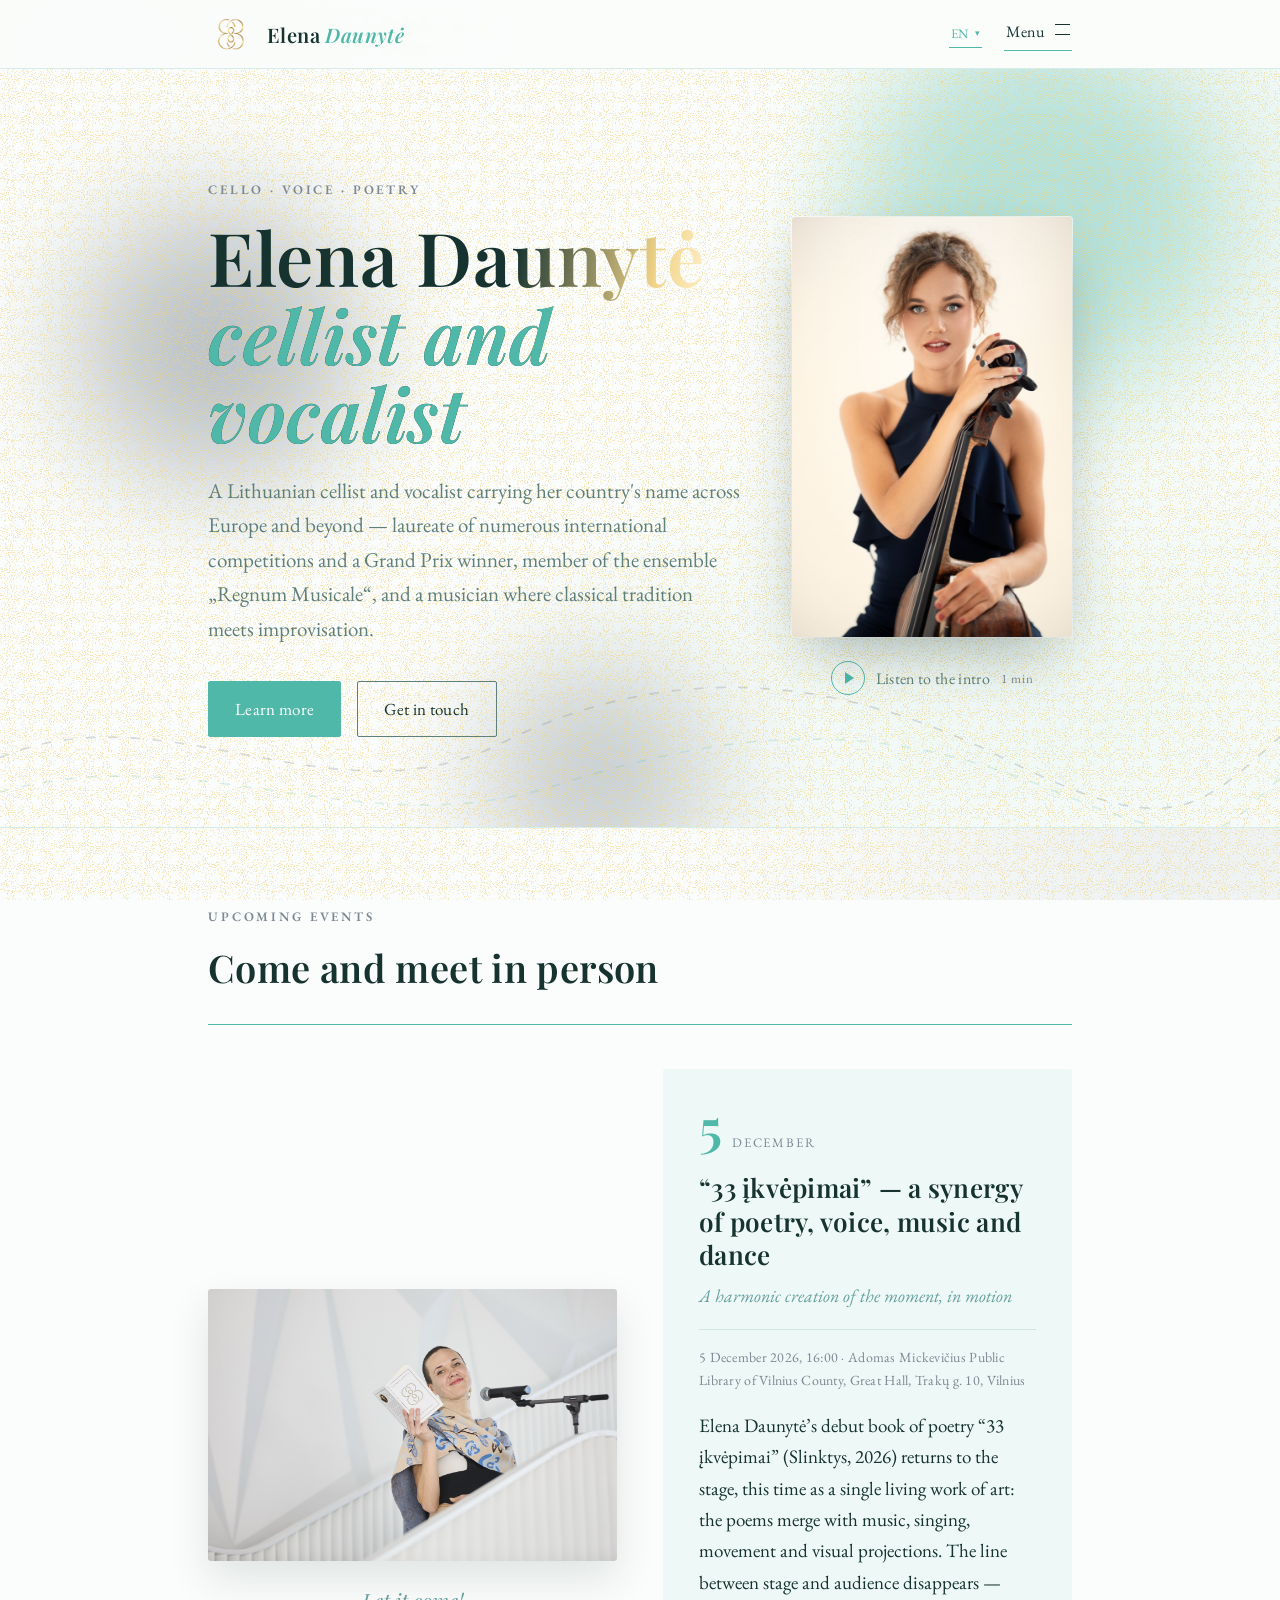
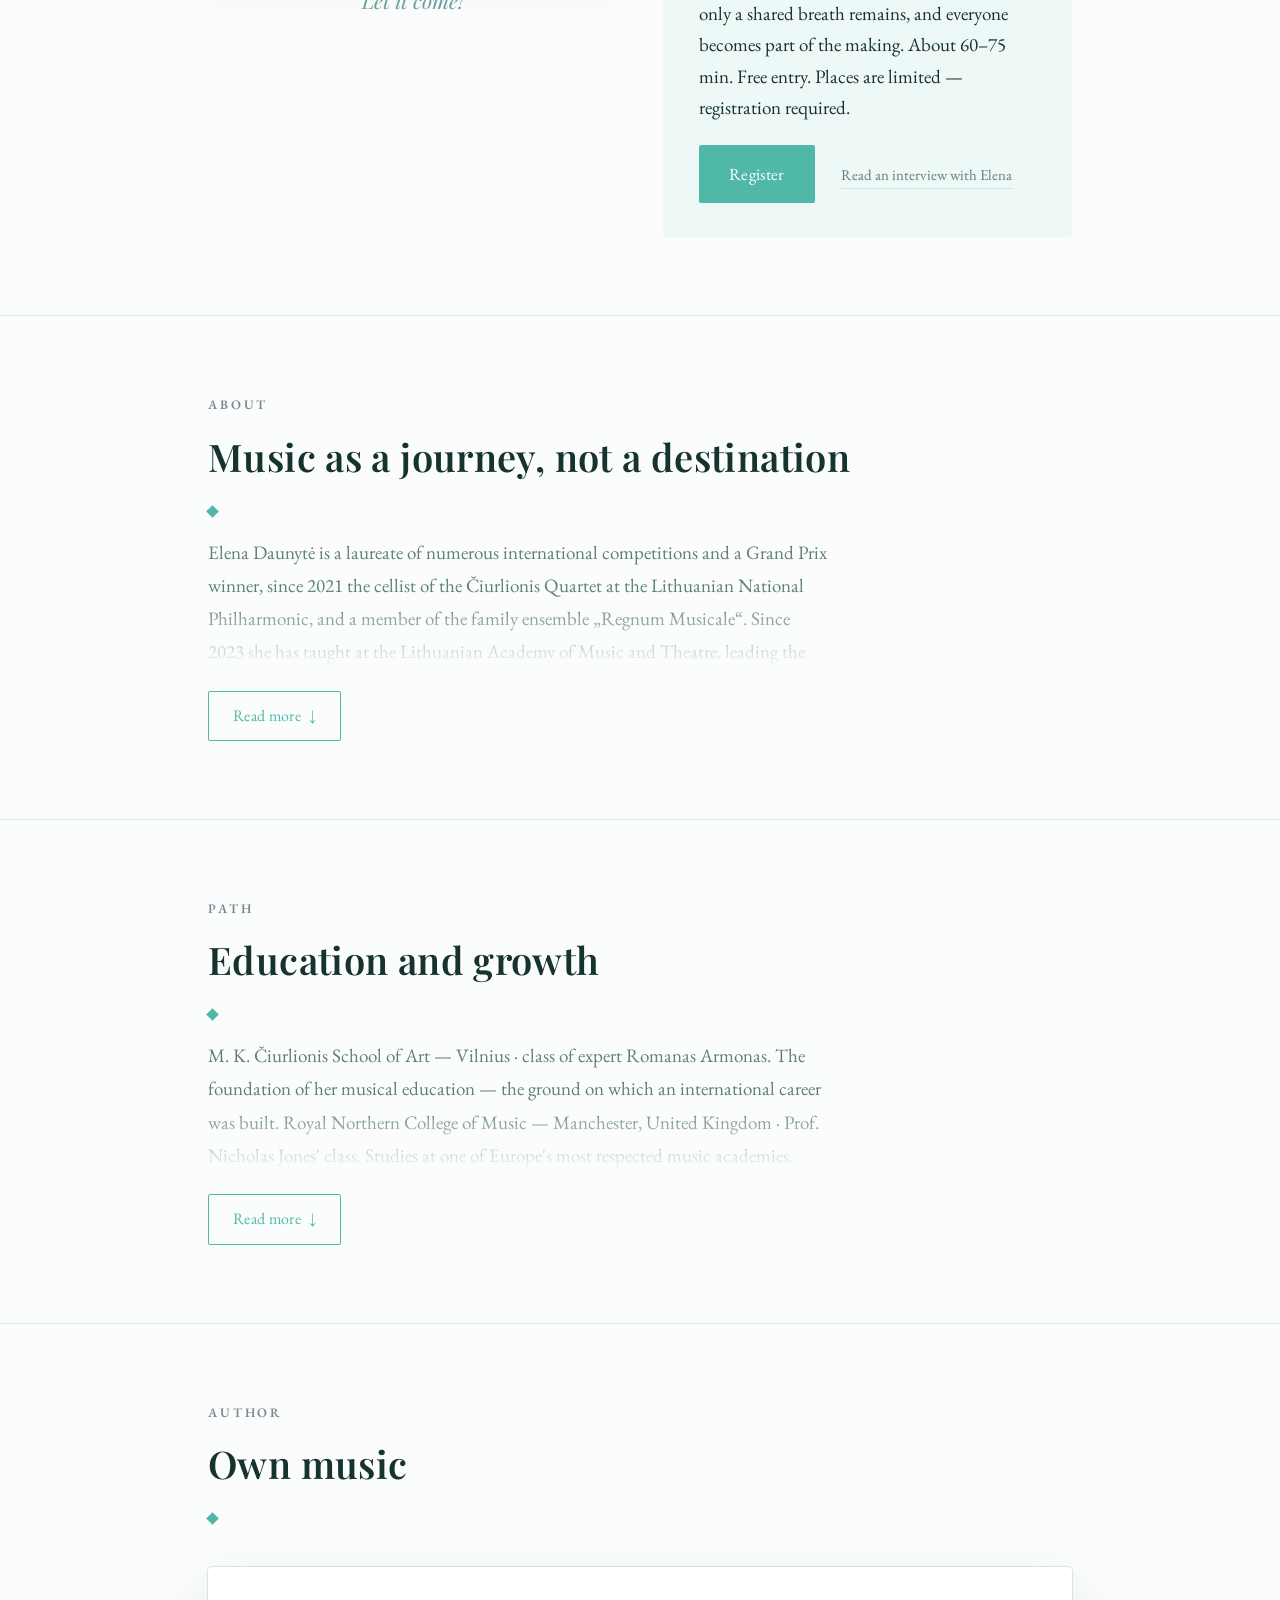
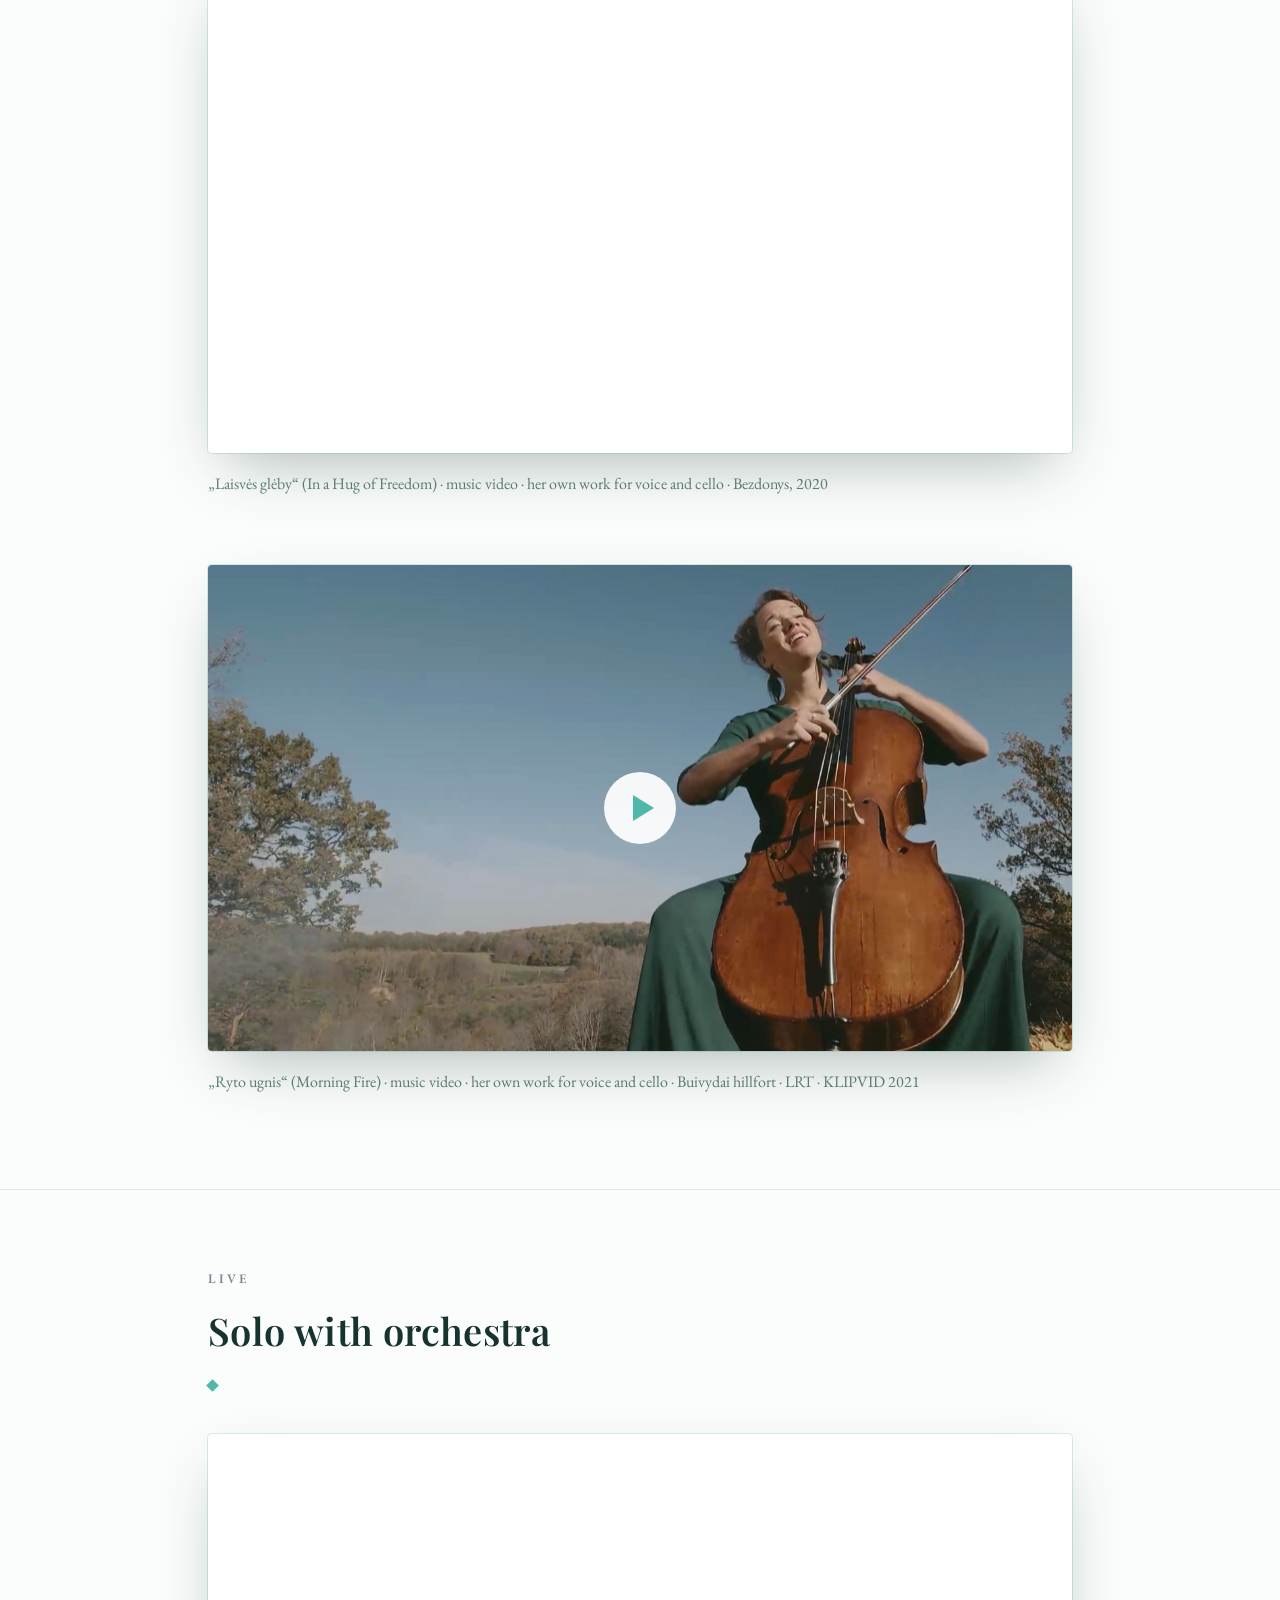
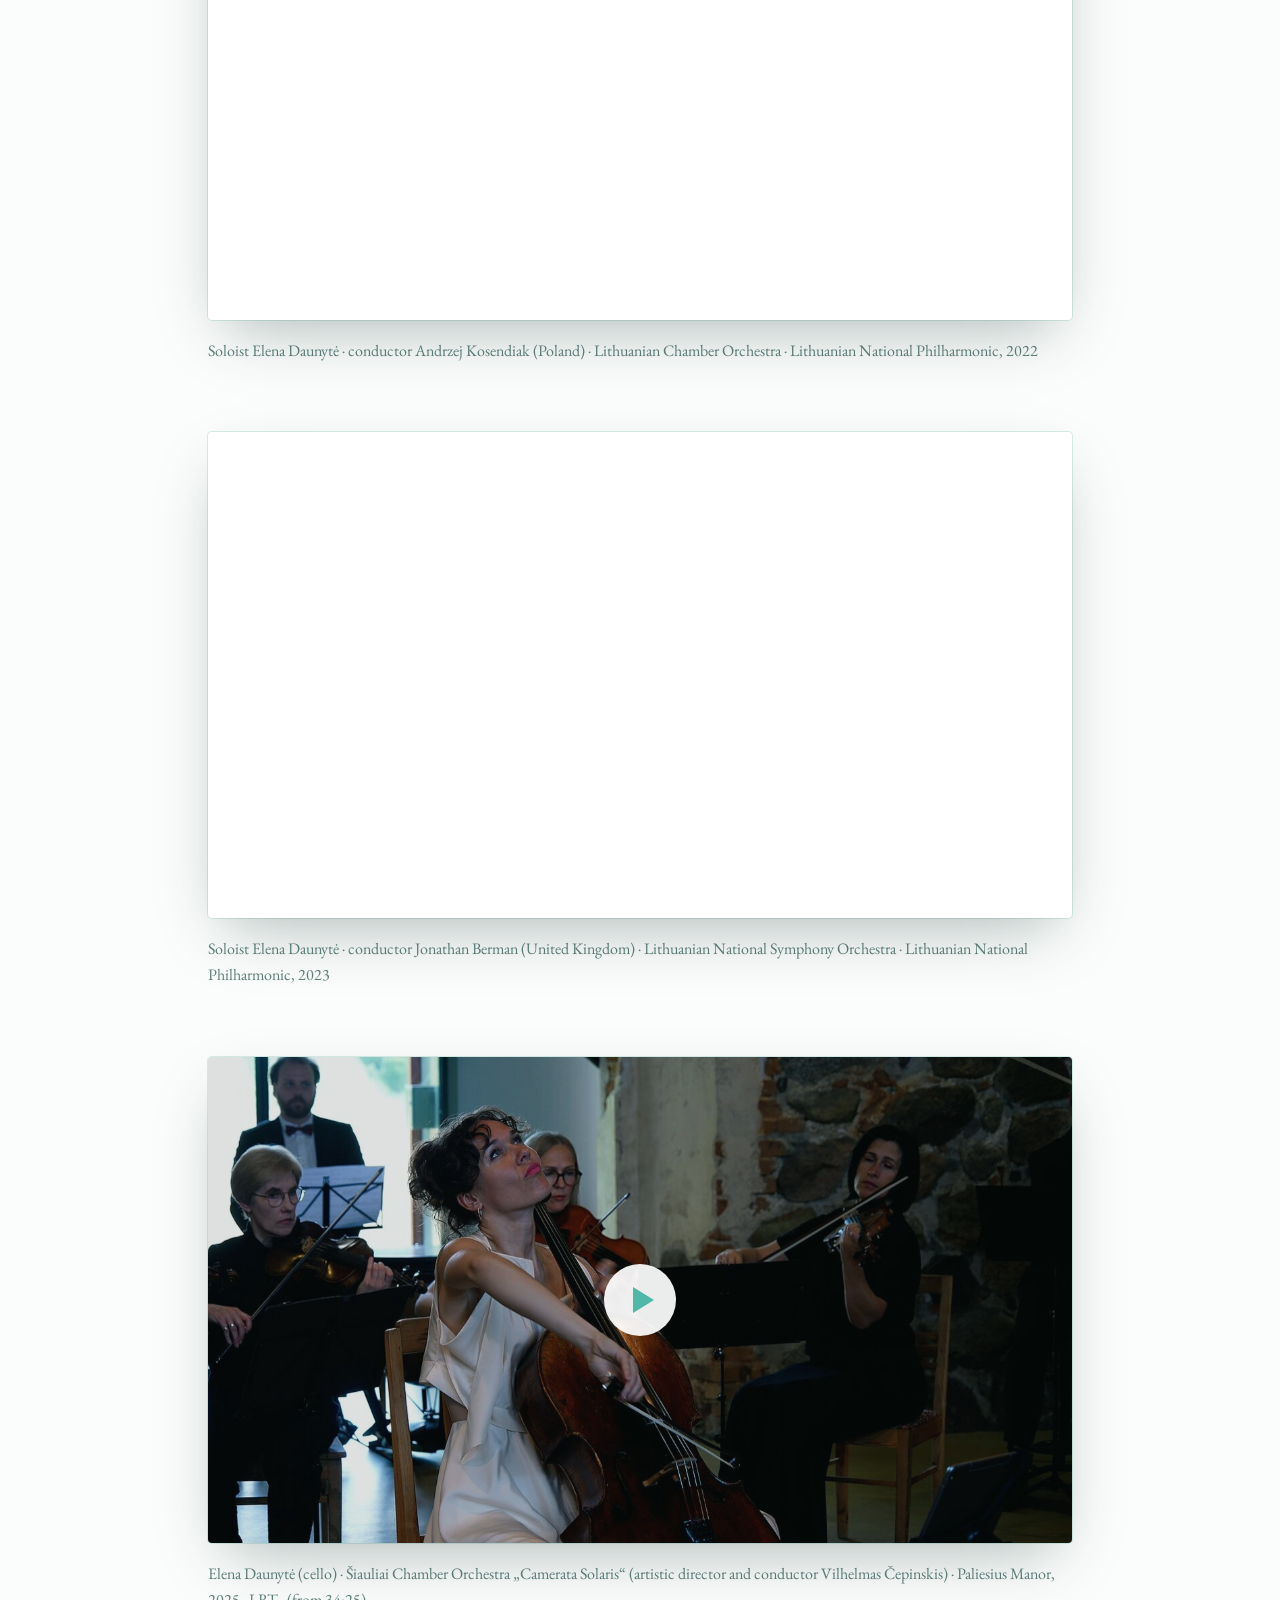
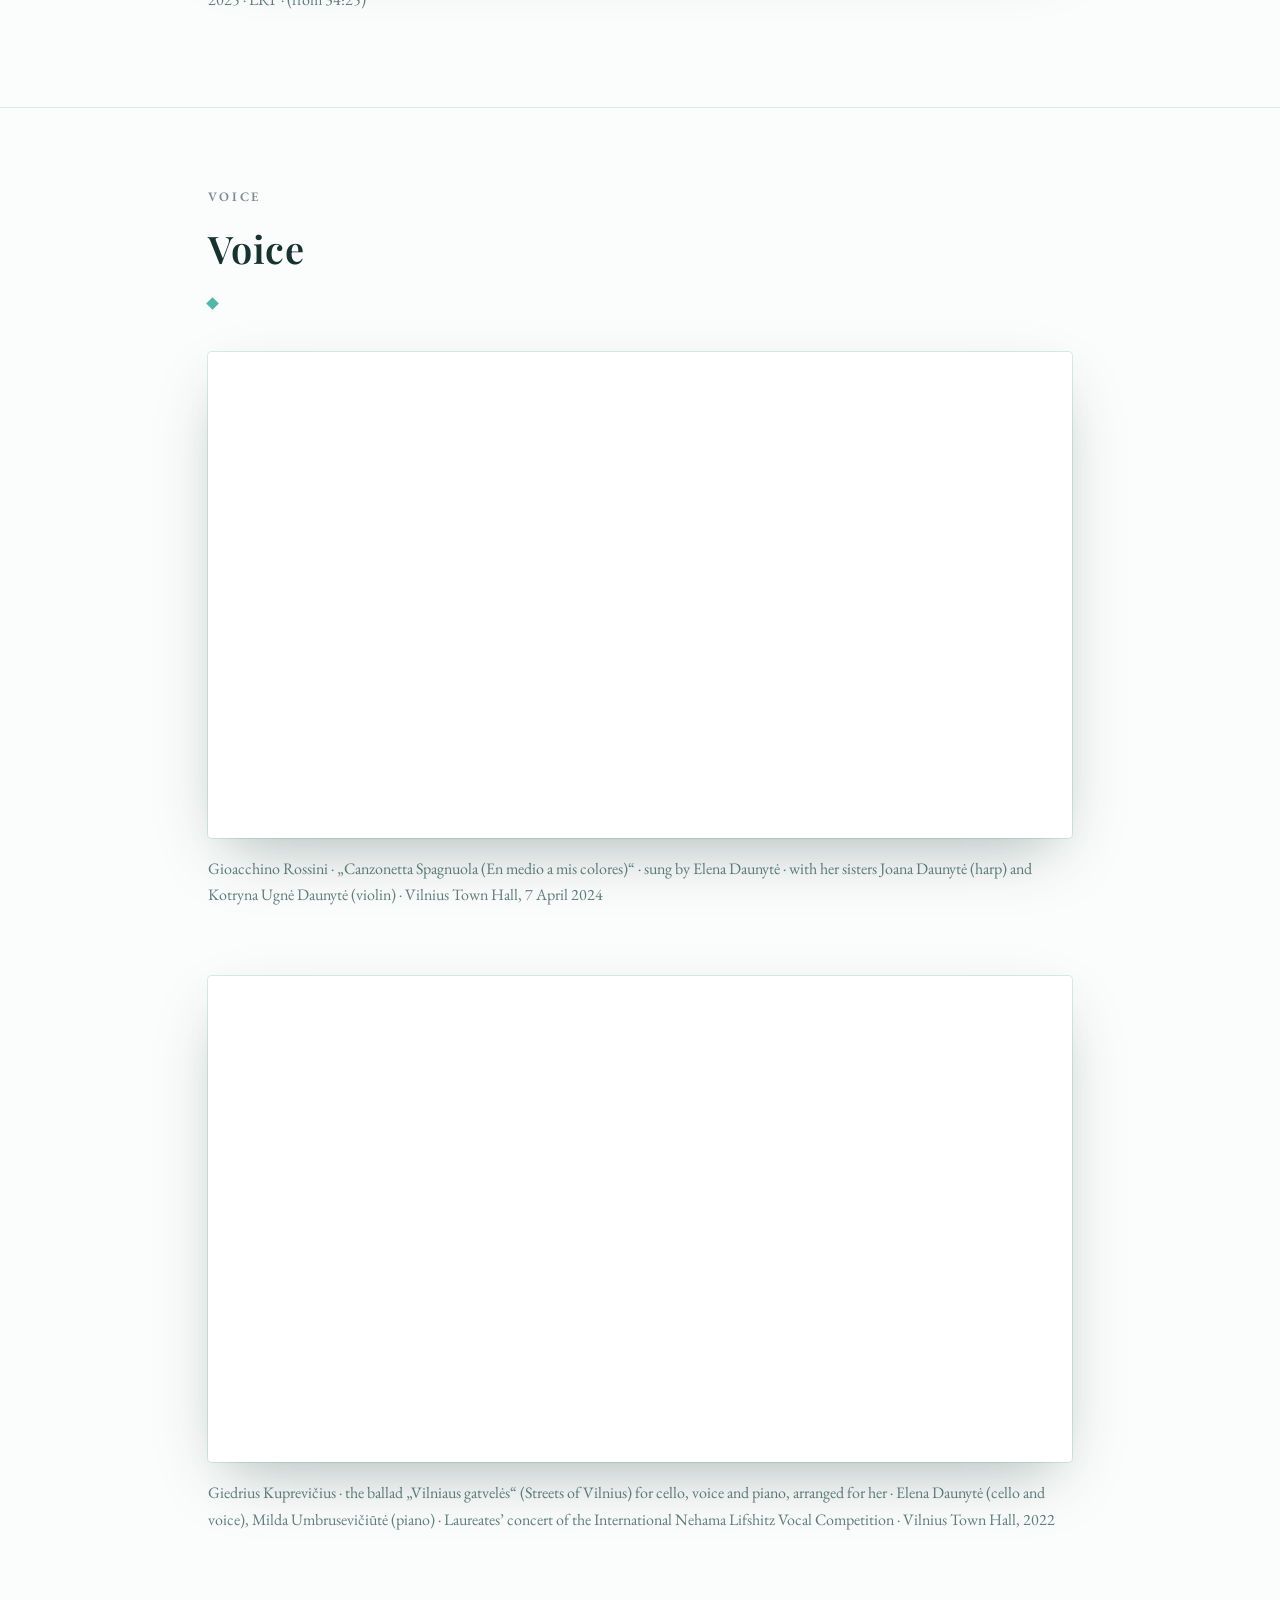
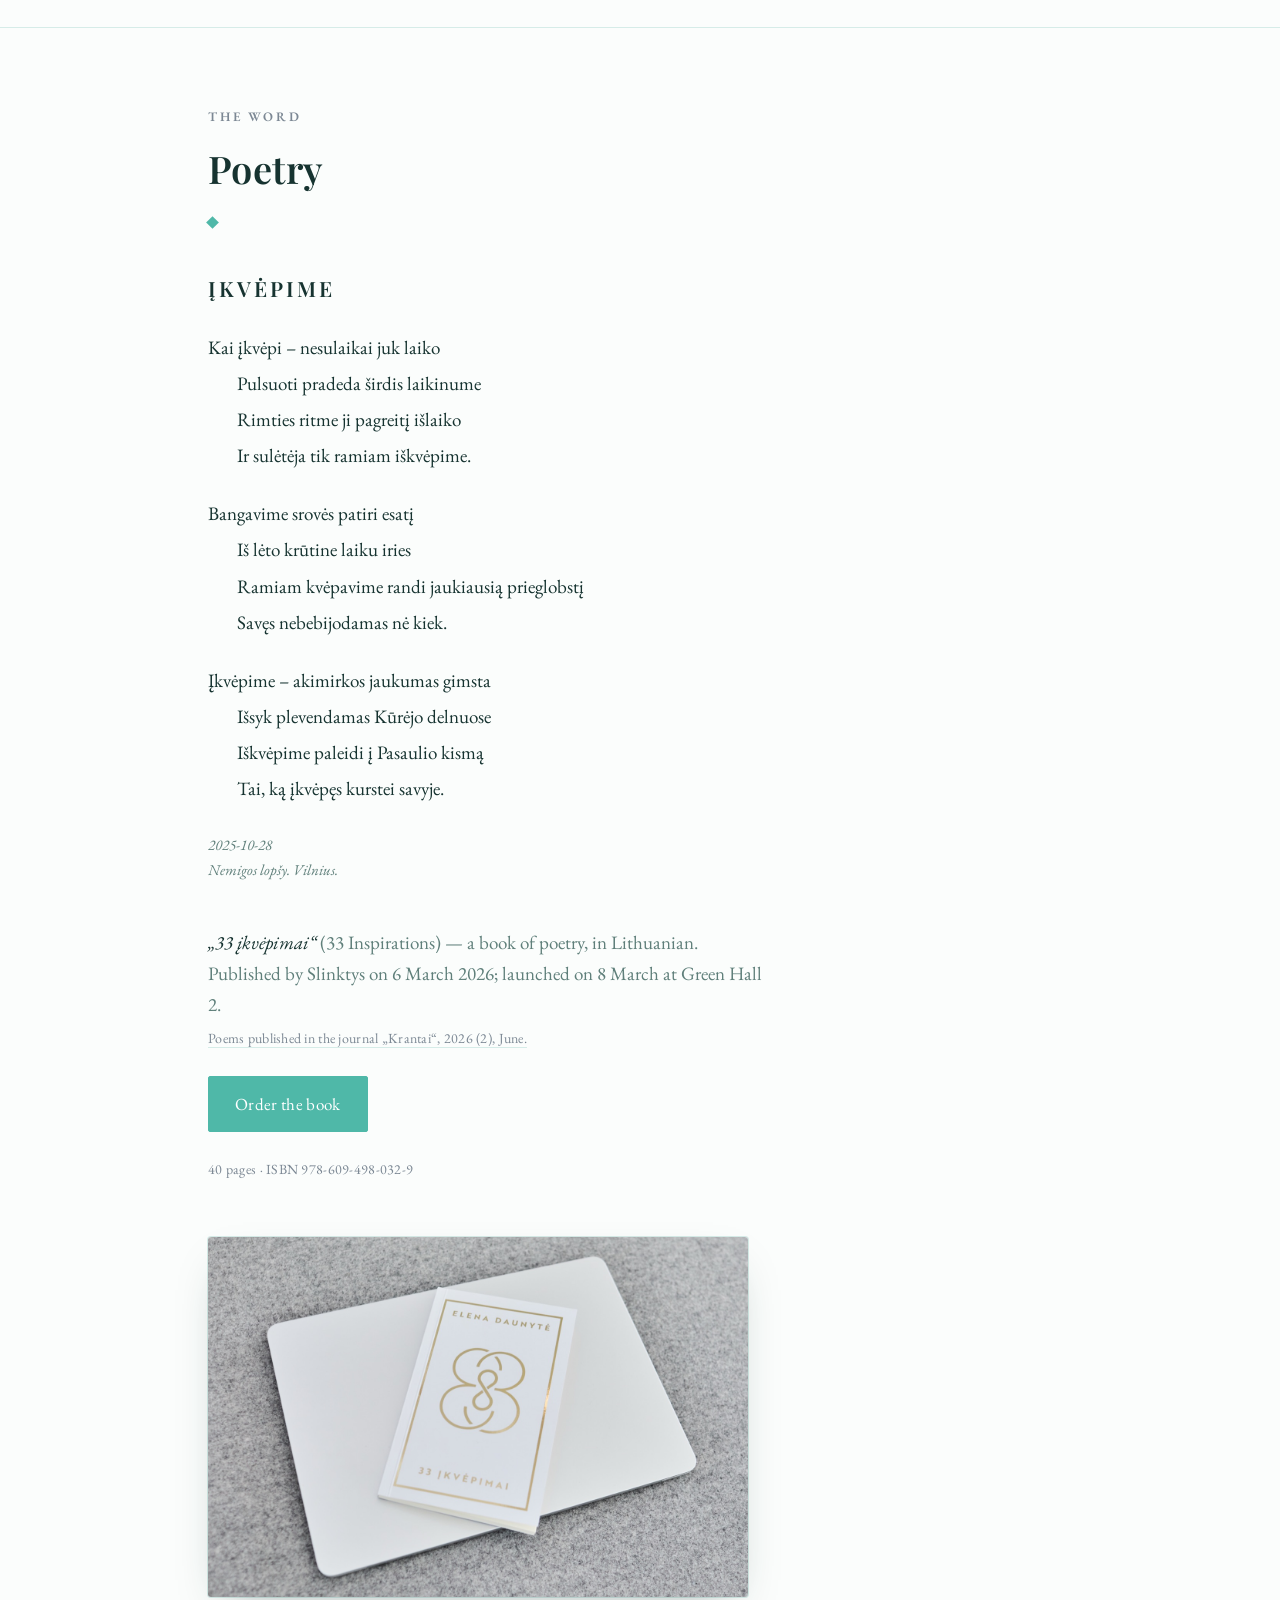
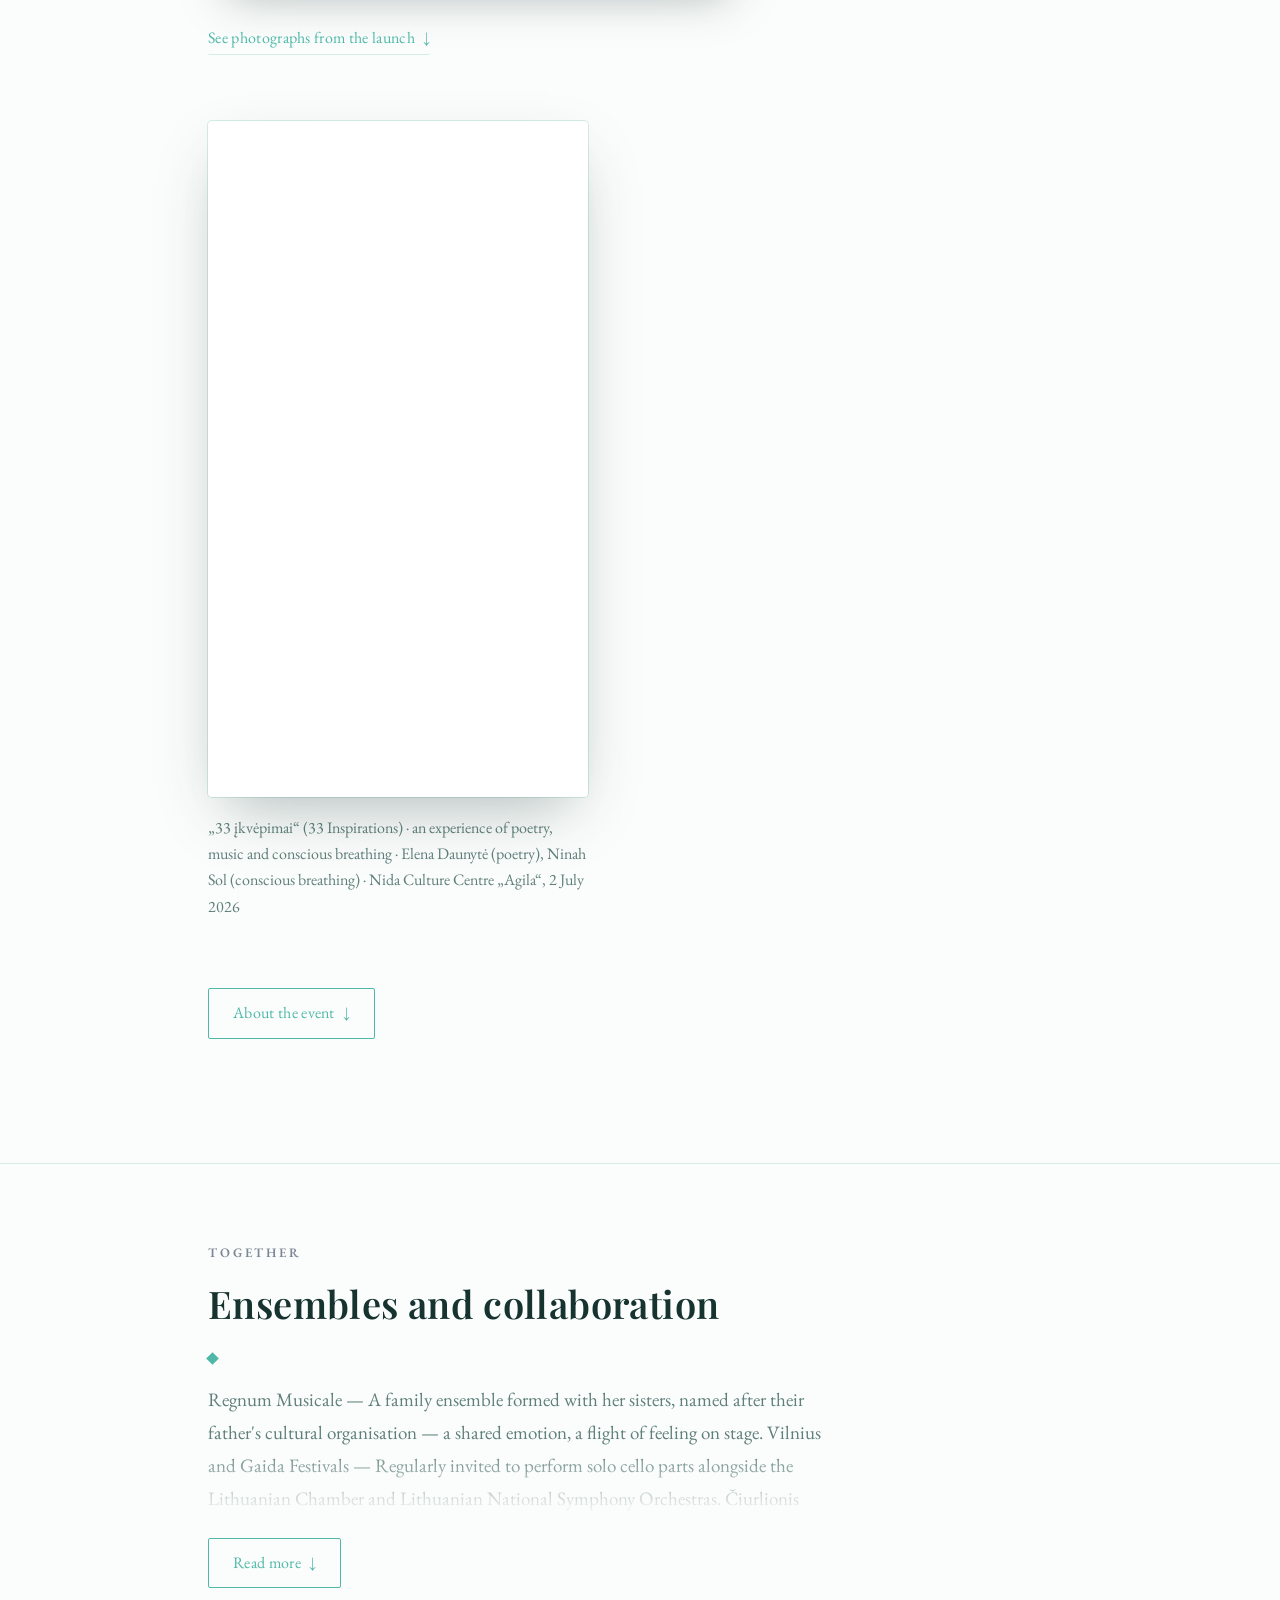
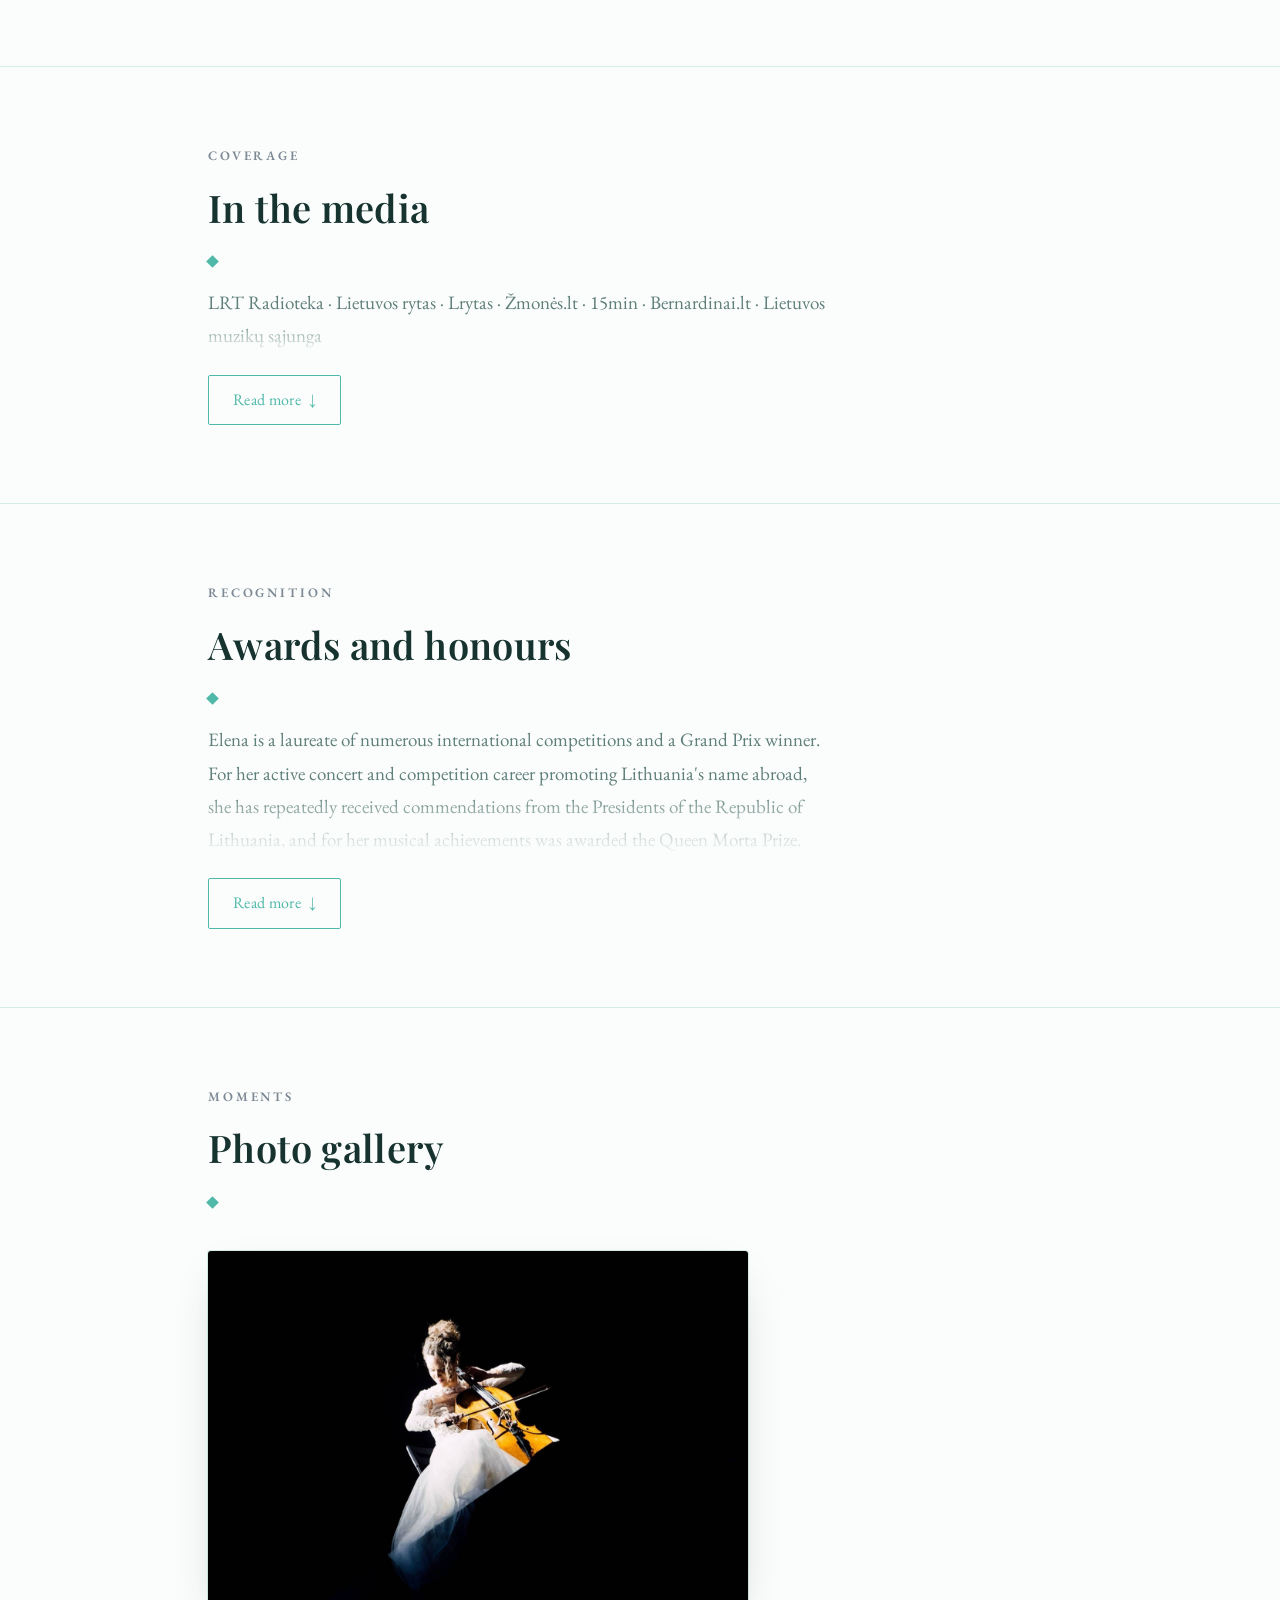
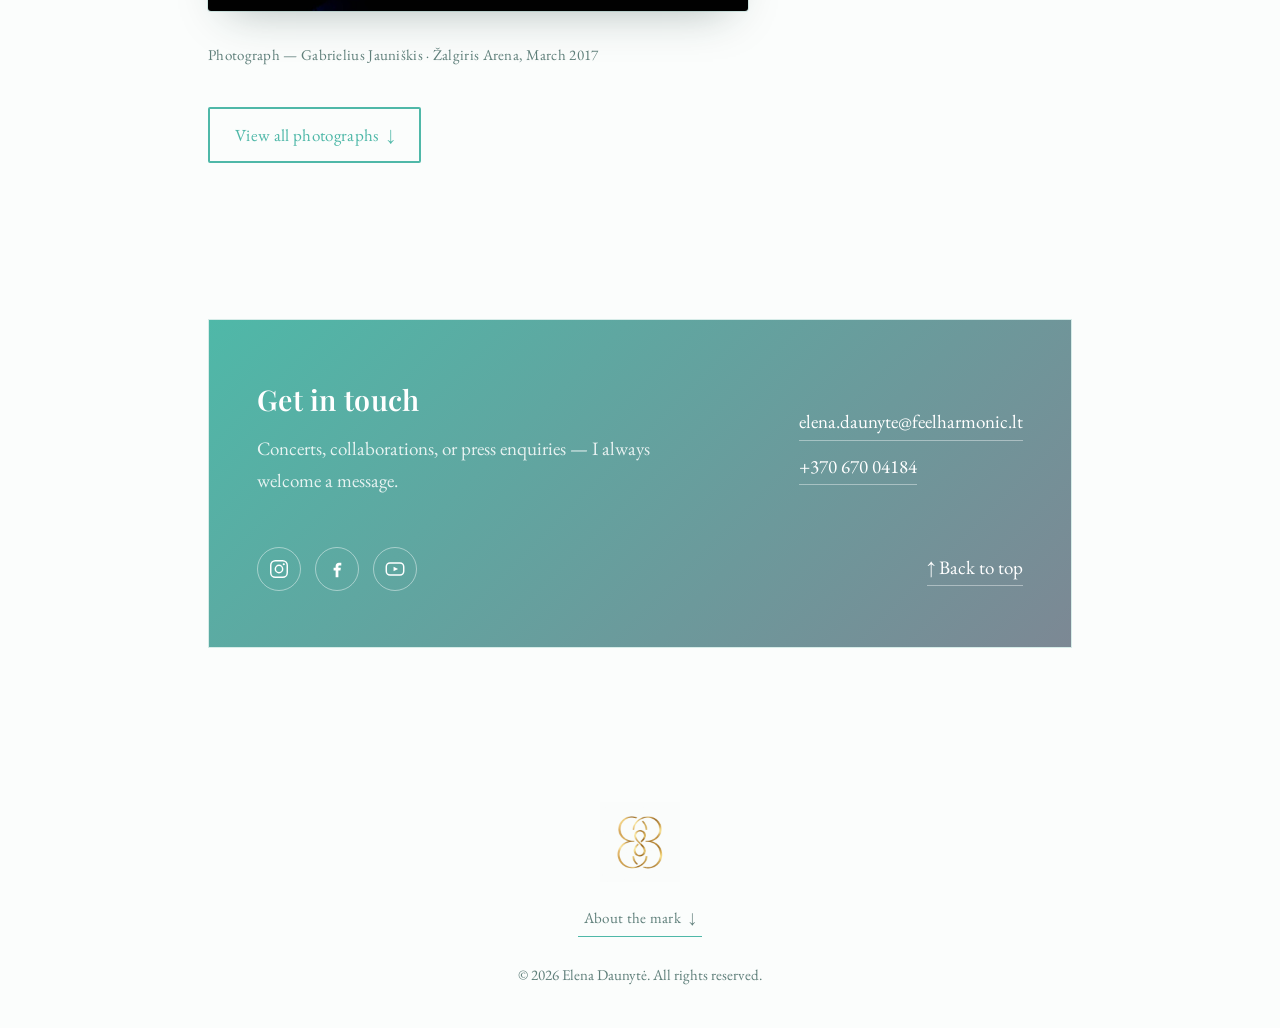
<file: en/index.html>
<!DOCTYPE html>
<html lang="en">
<head>
<meta charset="UTF-8">
<meta name="viewport" content="width=device-width, initial-scale=1.0">
<title>Elena Daunytė — Cellist and Vocalist</title>
<meta name="description" content="Elena Daunytė — cellist, vocalist and lecturer at the Lithuanian Academy of Music and Theatre. Laureate of international competitions and Grand Prix winner.">
<link rel="icon" href="/favicon.ico?v=2" sizes="32x32">
<link rel="icon" type="image/png" sizes="48x48" href="/img/favicon-48.png?v=2">
<link rel="icon" type="image/png" sizes="96x96" href="/img/favicon-96.png?v=2">
<link rel="icon" type="image/png" sizes="192x192" href="/img/icon-192.png?v=2">
<link rel="apple-touch-icon" sizes="180x180" href="/img/apple-touch-icon.png?v=2">
<link rel="manifest" href="/site.webmanifest">
<meta name="theme-color" content="#fbfdfc">
<link rel="alternate" hreflang="lt" href="https://elenadaunyte.com/">
<link rel="alternate" hreflang="en" href="https://elenadaunyte.com/en/">
<link rel="alternate" hreflang="it" href="https://elenadaunyte.com/it/">
<link rel="alternate" hreflang="de" href="https://elenadaunyte.com/de/">
<link rel="alternate" hreflang="fr" href="https://elenadaunyte.com/fr/">
<link rel="alternate" hreflang="sv" href="https://elenadaunyte.com/sv/">
<link rel="alternate" hreflang="x-default" href="https://elenadaunyte.com/">
<link rel="canonical" href="https://elenadaunyte.com/en/">
<meta property="og:type" content="profile">
<meta property="og:site_name" content="Elena Daunytė">
<meta property="og:title" content="Elena Daunytė — Cellist and Vocalist">
<meta property="og:description" content="Elena Daunytė — cellist and vocalist, laureate of international competitions and a Grand Prix winner, member of the ensemble „Regnum Musicale“.">
<meta property="og:url" content="https://elenadaunyte.com/en/">
<meta property="og:image" content="https://elenadaunyte.com/img/elena-hero@2x.jpg">
<meta property="og:locale" content="en_GB">
<meta property="og:locale:alternate" content="lt_LT">
<meta property="og:locale:alternate" content="it_IT">
<meta property="og:locale:alternate" content="de_DE">
<meta property="og:locale:alternate" content="fr_FR">
<meta property="og:locale:alternate" content="sv_SE">
<meta name="twitter:card" content="summary_large_image">
<meta name="twitter:title" content="Elena Daunytė — Cellist and Vocalist">
<meta name="twitter:description" content="Elena Daunytė — cellist and vocalist, laureate of international competitions and a Grand Prix winner, member of the ensemble „Regnum Musicale“.">
<meta name="twitter:image" content="https://elenadaunyte.com/img/elena-hero@2x.jpg">
<script type="application/ld+json">
{
  "@context": "https://schema.org",
  "@type": "Person",
  "name": "Elena Daunytė",
  "url": "https://elenadaunyte.com/en/",
  "image": "https://elenadaunyte.com/img/elena-hero@2x.jpg",
  "jobTitle": "Cellist and vocalist",
  "worksFor": [
    {
      "@type": "PerformingGroup",
      "name": "Lithuanian National Philharmonic",
      "url": "https://www.filharmonija.lt/"
    },
    {
      "@type": "CollegeOrUniversity",
      "name": "Lithuanian Academy of Music and Theatre",
      "url": "https://lmta.lt/"
    }
  ],
  "description": "Elena Daunytė — cellist, vocalist and lecturer at the Lithuanian Academy of Music and Theatre. Laureate of international competitions and Grand Prix winner.",
  "email": "mailto:elena.daunyte@feelharmonic.lt",
  "telephone": "+37067004184",
  "sameAs": [
    "https://www.instagram.com/elenadaunyte/",
    "https://www.facebook.com/elena.daunyte/",
    "https://www.youtube.com/@elenadaunyte370",
    "https://lmta.lt/en/darbuotojas/elena-daunyte/",
    "https://www.solartis.lt/atlikejai/elena-daunyte/"
  ],
  "alumniOf": [
    {
      "@type": "CollegeOrUniversity",
      "name": "Lietuvos muzikos ir teatro akademija"
    },
    {
      "@type": "CollegeOrUniversity",
      "name": "Royal Northern College of Music"
    }
  ],
  "memberOf": [
    {
      "@type": "MusicGroup",
      "name": "Regnum Musicale"
    },
    {
      "@type": "MusicGroup",
      "name": "Čiurlionio kvartetas"
    }
  ]
}
</script>
<script type="application/ld+json">
{
  "@context": "https://schema.org",
  "@type": "Book",
  "name": "33 įkvėpimai",
  "author": {
    "@type": "Person",
    "name": "Elena Daunytė",
    "url": "https://elenadaunyte.com/"
  },
  "publisher": {
    "@type": "Organization",
    "name": "Slinktys"
  },
  "datePublished": "2026-03-06",
  "isbn": "978-609-498-032-9",
  "numberOfPages": 40,
  "inLanguage": "lt",
  "genre": "Poetry",
  "image": "https://elenadaunyte.com/img/poezija/knyga.jpg",
  "url": "https://elenadaunyte.com/en/#poetry"
}
</script>
<link rel="preconnect" href="https://fonts.googleapis.com">
<link rel="preconnect" href="https://fonts.gstatic.com" crossorigin>
<link href="https://fonts.googleapis.com/css2?family=Playfair+Display:ital,wght@0,400;0,500;0,600;1,400&family=EB+Garamond:ital,wght@0,400;0,500;1,400&display=swap" rel="stylesheet">
<link rel="stylesheet" href="../style.css?v=126">
</head>
<body>

<header class="site">
  <nav>
    <div class="brand"><a class="brand-mark-link" href="#zenklas" aria-label="About the mark"><img class="brand-mark" src="../img/logo.png?v=3" width="46" height="46" alt="" aria-hidden="true"></a><a class="brand-name" href="#top">Elena <em>Daunytė</em></a></div>
    <div class="nav-tools">
        <details class="lang-switch">
        <summary aria-label="Language">EN</summary>
        <div class="lang-menu">
        <a href="/" hreflang="lt">LT</a>
        <a href="/it/" hreflang="it">IT</a>
        <a href="/de/" hreflang="de">DE</a>
        <a href="/fr/" hreflang="fr">FR</a>
        <a href="/sv/" hreflang="sv">SV</a>
        </div>
        </details>
      <details class="menu-switch">
        <summary aria-label="Menu">Menu</summary>
        <div class="menu-panel">
          <ul>
            <li><a href="#events">Upcoming events</a></li>
            <li><a href="#about">About</a></li>
            <li><a href="#education">Education</a></li>
            <li><a href="#creative">Music</a></li>
            <li><a href="#solo">Solo</a></li>
            <li><a href="#vocal">Voice</a></li>
            <li><a href="#poetry">Poetry</a></li>
            <li><a href="#ensembles">Ensembles</a></li>
            <li><a href="#media">In the media</a></li>
            <li><a href="#awards">Awards</a></li>
            <li><a href="#gallery">Gallery</a></li>
            <li><a href="#contact">Contact</a></li>
            <li><a href="#zenklas">About the mark</a></li>
          </ul>
        </div>
      </details>
    </div>
  </nav>
</header>

<main id="top">

  <section class="hero" style="border-top:none;padding-top:110px;">
    <div class="hero-bg" aria-hidden="true">
      <span class="orb orb-1"></span>
      <span class="orb orb-2"></span>
      <span class="orb orb-3"></span>
    </div>
    <svg class="hero-wave" viewBox="0 0 920 120" preserveAspectRatio="none" aria-hidden="true">
      <path d="M0,70 C 120,20 240,120 360,60 S 600,10 720,70 S 860,110 920,55" />
      <path d="M0,95 C 140,55 260,135 400,90 S 640,45 760,95 S 880,120 920,85" />
    </svg>
    <div class="hero-inner">
      <div class="hero-flex">
        <div class="hero-text">
          <div class="kicker kicker-desktop">Cello · Voice · Poetry</div>
          <h1>Elena Daunytė<br><em>cellist and vocalist</em></h1>
          <p class="lead">
            A Lithuanian cellist and vocalist carrying her country's name across Europe and beyond —
            laureate of numerous international competitions and a Grand Prix winner, member of the
            ensemble „Regnum Musicale“, and a musician where classical tradition meets improvisation.
          </p>
          <div class="cta">
            <a href="#about" class="btn btn-solid">Learn more</a>
            <a href="#contact" class="btn btn-outline">Get in touch</a>
          </div>
        </div>
        <div class="hero-photo">
          <div class="kicker kicker-mobile">Cello · Voice · Poetry</div>
          <div class="hero-photo-frame">
            <img src="../img/elena-hero.jpg?v=2" srcset="../img/elena-hero.jpg?v=2 666w, ../img/elena-hero@2x.jpg?v=2 887w" sizes="(max-width:760px) 60vw, 280px" width="666" height="1000" alt="Elena Daunytė with her cello" loading="eager">
          </div>
          <button class="audio-btn" type="button" data-audio="../audio/intro.mp3" data-dur="1 min">
            <span class="audio-icon" aria-hidden="true"></span>
            <span class="audio-label">Listen to the intro</span>
            <span class="audio-dur">1 min</span>
          </button>
        </div>
      </div>
    </div>
  </section>

  <section id="events">
    <div class="wrap">
      <div class="section-head">
        <div class="kicker">Upcoming events</div>
        <h2>Come and meet in person</h2>
      </div>
      <article class="event">
        <div class="event-left">
          <figure class="event-photo">
            <img src="../img/poezija/skaito.jpg" width="1400" height="933" alt="Elena Daunytė at the launch of “33 įkvėpimai”, the open book in her hands" loading="lazy">
          </figure>
          <p class="event-end">Let it come!</p>
        </div>
        <div class="event-tx">
          <p class="event-day"><b>5</b><span>December</span></p>
          <h3>“33 įkvėpimai” — a synergy of poetry, voice, music and dance</h3>
          <p class="event-motto">A harmonic creation of the moment, in motion</p>
          <p class="event-meta">5 December 2026, 16:00 · Adomas Mickevičius Public Library of Vilnius County, Great Hall, Trakų g. 10, Vilnius</p>
          <p>Elena Daunytė’s debut book of poetry “33 įkvėpimai” (Slinktys, 2026) returns to the stage, this time as a single living work of art: the poems merge with music, singing, movement and visual projections. The line between stage and audience disappears — only a shared breath remains, and everyone becomes part of the making. About 60–75 min. Free entry. Places are limited — registration required.</p>
          <a class="event-btn" href="https://docs.google.com/forms/d/e/1FAIpQLSekMrQQLSZhiER8FZRTW8T10vxk3zy3NHXZMo21MDBY-iYDOQ/viewform" target="_blank" rel="noopener">Register</a>
          <a class="event-extra" href="https://www.lrytas.lt/kultura/scena/2018/03/31/news/elena-daunyte-jei-buciau-turejusi-teti-nezinia-ar-muzika-ar-literatura-butu-likusi-fone--5551622" target="_blank" rel="noopener">Read an interview with Elena</a>
        </div>
      </article>
    </div>
  </section>

  <section id="about">
    <div class="wrap">
      <details class="fold">
        <summary>
  <div class="section-head">
            <div class="kicker">About</div>
            <h2>Music as a journey, not a destination</h2>
          </div>
          <p class="fold-teaser">Elena Daunytė is a laureate of numerous international competitions and a Grand Prix winner, since 2021 the cellist of the Čiurlionis Quartet at the Lithuanian National Philharmonic, and a member of the family ensemble „Regnum Musicale“. Since 2023 she has taught at the Lithuanian Academy of Music and Theatre, leading the string quartet and chamber ensemble classes. As a soloist and chamber musician she has appeared in competitions, festivals, and masterclasses</p>
          <span class="fold-toggle"><span class="fold-c">Read more</span><span class="fold-o">Close</span></span>
        </summary>
        <div class="about-grid fold-body">
      <div>
                <p>
          Elena Daunytė is a laureate of numerous international competitions and a Grand Prix
          winner, since 2021 the cellist of the Čiurlionis Quartet at the Lithuanian National Philharmonic, and a member of the family ensemble „Regnum Musicale“. Since 2023 she has taught at the Lithuanian Academy of Music and Theatre, leading the string quartet and chamber ensemble classes.
          As a soloist and chamber musician she has appeared in competitions, festivals, and
          masterclasses spanning Latvia, Germany, Switzerland, Croatia, Russia, Austria, the
          Netherlands, Italy, Spain, Hungary, and the United Kingdom, all the way to Hong Kong,
          Shanghai, and the United States.
        </p>
        <p>
          As a soloist she has performed with the Lithuanian Chamber, Lithuanian National, and
          Lithuanian State Symphony Orchestras, the Riga, Kaunas, and Lithuanian Academy of Music
          and Theatre orchestras, and the Royal College of Music and Halifax Symphony Orchestras,
          under conductors Andrzej Kosendiak, Jonathan Berman, Modestas Pitrėnas, Sergei Krylov,
          Saulius Sondeckis, Vilmantas Kaliūnas, Martynas Staškus, Nicholas Simpson, and
          Clark Rundell.
        </p>
        <p>
          She is regularly invited to perform solo cello parts at the Vilnius and Gaida festivals
          alongside the Lithuanian Chamber and Lithuanian National Symphony Orchestras, and her
          artistic path has been supported by the S. Karosas Foundation, the Musicians' Support
          Fund, Rotary International, and the Perkūnas and Vilnius Rotary clubs, in collaboration
          with the Lithuania Council for Culture.
        </p>
        <p>
          For several years Elena has also studied voice under Professor Vladimir Prudnikov and
          includes vocal works in her concert programmes. She experiments with combining cello and
          voice, seeking new harmonies and possibilities for synthesising the two instruments.
        </p>
      </div>
      <blockquote>
        „What matters most is growth — and the deepest joy found in the process of improving itself.“
        <footer>Elena Daunytė</footer>
      </blockquote>
        </div>
      </details>

    </div>
  </section>

  <section id="education">
    <div class="wrap">
      <details class="fold">
        <summary>
  <div class="section-head">
          <div class="kicker">Path</div>
          <h2>Education and growth</h2>
        </div>
          <p class="fold-teaser">M. K. Čiurlionis School of Art — Vilnius · class of expert Romanas Armonas. The foundation of her musical education — the ground on which an international career was built. Royal Northern College of Music — Manchester, United Kingdom · Prof. Nicholas Jones' class. Studies at one of Europe's most respected music academies. Lithuanian Academy of Music and Theatre — Master's degree · Prof. Rimantas</p>
          <span class="fold-toggle"><span class="fold-c">Read more</span><span class="fold-o">Close</span></span>
        </summary>
        <div class="fold-body">
            <ul class="timeline">
        <li>
          <h3>M. K. Čiurlionis School of Art</h3>
          <div class="meta">Vilnius · class of expert Romanas Armonas</div>
          <p>The foundation of her musical education — the ground on which an international career
             was built.</p>
        </li>
        <li>
          <h3>Royal Northern College of Music</h3>
          <div class="meta">Manchester, United Kingdom · Prof. Nicholas Jones' class</div>
          <p>Studies at one of Europe's most respected music academies.</p>
        </li>
        <li>
          <h3>Lithuanian Academy of Music and Theatre</h3>
          <div class="meta">Master's degree · Prof. Rimantas Armonas' class</div>
          <p>Advanced cello studies in Vilnius, actively representing the academy at national and
             international events.</p>
        </li>
        <li>
          <h3>Masterclasses</h3>
          <div class="meta">Giovanni Sollima · David Geringas · Frans Helmerson · Troels Svane · Karine Georgian</div>
          <p>Continuous growth alongside cellists of world renown.</p>
        </li>
      </ul>
        </div>
      </details>
    </div>
  </section>

  <section id="creative">
    <div class="wrap">
      <div class="section-head">
        <div class="kicker">Author</div>
        <h2>Own music</h2>
      </div>
      <div class="video-list">
        <div class="video-item">
          <div class="video-wrap">
            <iframe src="https://www.youtube.com/embed/FFScbCtDrRs" title="Elena Daunytė — „Laisvės glėby“ (In a Hug of Freedom), a work for voice and cello" allow="accelerometer; autoplay; clipboard-write; encrypted-media; gyroscope; picture-in-picture; web-share" allowfullscreen loading="lazy"></iframe>
          </div>
          <p class="video-caption">„Laisvės glėby“ (In a Hug of Freedom) · music video · her own work for voice and cello · Bezdonys, 2020</p>
        </div>
        <div class="video-item">
          <a class="video-link" href="https://www.lrt.lt/mediateka/irasas/2000197212/klipvid-2021-elena-daunyte-ryto-ugnis" target="_blank" rel="noopener">
            <img src="../img/ryto-ugnis.jpg?v=3" width="1280" height="720" alt="Elena Daunytė playing cello outdoors — a still from the video „Ryto ugnis“" loading="lazy">
            <span class="video-play" aria-hidden="true"></span>
          </a>
          <p class="video-caption">„Ryto ugnis“ (Morning Fire) · music video · her own work for voice and cello · Buivydai hillfort · LRT · KLIPVID 2021</p>
        </div>
      </div>
    </div>
  </section>

  <section id="solo">
    <div class="wrap">
      <div class="section-head">
        <div class="kicker">Live</div>
        <h2>Solo with orchestra</h2>
      </div>
      <div class="video-list">
        <div class="video-item">
          <div class="video-wrap">
            <iframe src="https://www.youtube.com/embed/J5zQgMTAaGM" title="C. P. E. Bach — Cello Concerto in A Major, Wq. 172, Elena Daunytė" allow="accelerometer; autoplay; clipboard-write; encrypted-media; gyroscope; picture-in-picture; web-share" allowfullscreen loading="lazy"></iframe>
          </div>
          <p class="video-caption">Soloist Elena Daunytė · conductor Andrzej Kosendiak (Poland) · Lithuanian Chamber Orchestra · Lithuanian National Philharmonic, 2022</p>
        </div>
        <div class="video-item">
          <div class="video-wrap">
            <iframe src="https://www.youtube.com/embed/HVEwcbf8XV4" title="Elena Daunytė, Lithuanian National Symphony Orchestra, cond. Jonathan Berman" allow="accelerometer; autoplay; clipboard-write; encrypted-media; gyroscope; picture-in-picture; web-share" allowfullscreen loading="lazy"></iframe>
          </div>
          <p class="video-caption">Soloist Elena Daunytė · conductor Jonathan Berman (United Kingdom) · Lithuanian National Symphony Orchestra · Lithuanian National Philharmonic, 2023</p>
        </div>
        <div class="video-item">
          <a class="video-link" href="https://www.lrt.lt/mediateka/irasas/2000424262/dedikacija-m-k-ciurlioniui" target="_blank" rel="noopener">
            <img src="../img/dedikacija.jpg" width="1280" height="720" alt="Elena Daunytė playing cello with the orchestra — concert „Dedication to M. K. Čiurlionis“" loading="lazy">
            <span class="video-play" aria-hidden="true"></span>
          </a>
          <p class="video-caption">Elena Daunytė (cello) · Šiauliai Chamber Orchestra „Camerata Solaris“ (artistic director and conductor Vilhelmas Čepinskis) · Paliesius Manor, 2025 · LRT · (from 34:25)</p>
        </div>
      </div>
    </div>
  </section>
  <section id="vocal">
    <div class="wrap">
      <div class="section-head">
        <div class="kicker">Voice</div>
        <h2>Voice</h2>
      </div>
      <div class="video-list">
        <div class="video-item">
          <div class="video-wrap">
            <iframe src="https://www.youtube.com/embed/H9I5WiS2I4A" title="Elena Daunytė sings Rossini’s „Canzonetta Spagnuola“ at Vilnius Town Hall"
                    loading="lazy" allowfullscreen
                    allow="accelerometer; clipboard-write; encrypted-media; gyroscope; picture-in-picture"></iframe>
          </div>
          <p class="video-caption">Gioacchino Rossini · „Canzonetta Spagnuola (En medio a mis colores)“ · sung by Elena Daunytė · with her sisters Joana Daunytė (harp) and Kotryna Ugnė Daunytė (violin) · Vilnius Town Hall, 7 April 2024</p>
        </div>
        <div class="video-item">
          <div class="video-wrap">
            <iframe src="https://www.youtube.com/embed/0CZVfDlwlAM" title="Elena Daunytė at the International Nehama Lifshitz Vocal Competition"
                    loading="lazy" allowfullscreen
                    allow="accelerometer; clipboard-write; encrypted-media; gyroscope; picture-in-picture"></iframe>
          </div>
          <p class="video-caption">Giedrius Kuprevičius · the ballad „Vilniaus gatvelės“ (Streets of Vilnius) for cello, voice and piano, arranged for her · Elena Daunytė (cello and voice), Milda Umbrusevičiūtė (piano) · Laureates’ concert of the International Nehama Lifshitz Vocal Competition · Vilnius Town Hall, 2022</p>
        </div>
      </div>
    </div>
  </section>

  <section id="poetry">
    <div class="wrap">
      <div class="section-head">
        <div class="kicker">The word</div>
        <h2>Poetry</h2>
      </div>
      <div class="poems">
        <div class="poem">
          <h4 class="poem-title">Įkvėpime</h4>
          <p class="poem-stanza">Kai įkvėpi – nesulaikai juk laiko<br>
Pulsuoti pradeda širdis laikinume<br>
Rimties ritme ji pagreitį išlaiko<br>
Ir sulėtėja tik ramiam iškvėpime.</p>
          <p class="poem-stanza">Bangavime srovės patiri esatį<br>
Iš lėto krūtine laiku iries<br>
Ramiam kvėpavime randi jaukiausią prieglobstį<br>
Savęs nebebijodamas nė kiek.</p>
          <p class="poem-stanza">Įkvėpime – akimirkos jaukumas gimsta<br>
Išsyk plevendamas Kūrėjo delnuose<br>
Iškvėpime paleidi į Pasaulio kismą<br>
Tai, ką įkvėpęs kurstei savyje.</p>
          <p class="poem-meta">2025-10-28<br>Nemigos lopšy. Vilnius.</p>
        </div>
      </div>
        <p class="poetry-intro"><em>„33 įkvėpimai“</em> (33 Inspirations) — a book of poetry, in Lithuanian. Published by Slinktys on 6 March 2026; launched on 8 March at Green Hall 2.</p>
        <p class="poetry-pub"><a href="#krantai">Poems published in the journal „Krantai“, 2026 (2), June.</a></p>
      <div class="book-buy">
        <a class="btn btn-solid" href="mailto:info@feelharmonic.lt?subject=%2233%20%C4%AFkv%C4%97pimai%22%20%E2%80%94%20order&amp;body=Hello%2C%0AI%20would%20like%20to%20order%20the%20book%20%2233%20%C4%AFkv%C4%97pimai%22.%0A%0ANumber%20of%20copies%3A%20%0AName%3A%20%0ADelivery%20address%20or%20parcel%20locker%3A%20%0A%0A%E2%94%80%E2%94%80%E2%94%80%E2%94%80%E2%94%80%E2%94%80%E2%94%80%E2%94%80%E2%94%80%20%E2%9C%A8%20%E2%94%80%E2%94%80%E2%94%80%E2%94%80%E2%94%80%E2%94%80%E2%94%80%E2%94%80%E2%94%80%0A%0AAmount%3A%20whatever%20the%20book%20is%20worth%20to%20you%0ABeneficiary%3A%20Elena%20Daunyt%C4%97%0AAccount%20no.%3A%20LT81%207300%200100%208950%209422%0APayment%20reference%3A%20U%C5%BE%20knyg%C4%85%20%E2%80%9E33%20%C4%AFkv%C4%97pimai%E2%80%9C%0A">Order the book</a>
        <p class="book-meta">40 pages · ISBN 978-609-498-032-9</p>
      </div>
        <div class="gallery gallery-lead">
          <figure>
            <img src="../img/poezija/knyga.jpg" width="1400" height="933" alt="The poetry book „33 įkvėpimai“" loading="lazy">
          </figure>
        </div>
        <details class="fold fold-gallery">
          <summary><span class="fold-toggle"><span class="fold-c">See photographs from the launch</span><span class="fold-o">Close</span></span></summary>
          <div class="fold-body">
            <div class="gallery">
          <figure>
            <img src="../img/poezija/skaito.jpg" width="1400" height="933" alt="Elena Daunytė reading at the book launch" loading="lazy">
          </figure>
          <figure>
            <img src="../img/poezija/prie-lango.jpg" width="933" height="1400" alt="Elena Daunytė reading by the window" loading="lazy">
          </figure>
          <figure>
            <img src="../img/poezija/erdve.jpg" width="933" height="1400" alt="The book launch" loading="lazy">
          </figure>
          <figure>
            <img src="../img/poezija/autografai.jpg" width="1400" height="933" alt="Elena Daunytė signing copies" loading="lazy">
          </figure>
          <figure>
            <img src="../img/poezija/parasas.jpg" width="1400" height="933" alt="Elena Daunytė signing a copy" loading="lazy">
          </figure>
          <figure>
            <img src="../img/poezija/skaitytojas.jpg" width="1400" height="933" alt="The book in a reader's hands" loading="lazy">
          </figure>
            </div>
            <p class="gallery-credit">Photographs — Gintaras Jonaitis</p>
          </div>
        </details>
        <div class="video-item video-upright">
          <div class="video-wrap video-wrap-upright">
            <iframe src="https://www.youtube.com/embed/BWi5LPweDFg" title="Elena Daunytė and Ninah Sol — „33 įkvėpimai“, an evening of poetry and breath"
                    loading="lazy" allowfullscreen
                    allow="accelerometer; clipboard-write; encrypted-media; gyroscope; picture-in-picture"></iframe>
          </div>
          <p class="video-caption">„33 įkvėpimai“ (33 Inspirations) · an experience of poetry, music and conscious breathing · Elena Daunytė (poetry), Ninah Sol (conscious breathing) · Nida Culture Centre „Agila“, 2 July 2026</p>
        </div>
        <details class="fold event-note">
          <summary><span class="fold-toggle"><span class="fold-c">About the event</span><span class="fold-o">Close</span></span></summary>
          <div class="fold-body">
            <p class="event-lead">Every poem begins with an in-breath.</p>
            <p>„33 įkvėpimai“ is an experience where three ways of returning to yourself meet: the word of poetry, music, and conscious breathing. The evening is built on Elena Daunytė’s book „33 įkvėpimai“ — thirty-three three-verse poems born of silence, of things lived through, and of change.</p>
            <p>Elena reads her own poetry while Ninah Sol leads the conscious-breathing practice, gently and safely inviting everyone to feel their breath, slow down and let go. Quiet, specially chosen music holds the whole experience. Nothing needs to be known or learned beforehand. It is enough to sit down, close your eyes and let word, sound and breath carry you. The breath becomes rhythm, the music a support, and the poetry a mirror in which each person may recognise something of their own.</p>
            <p>It is a space to stop and notice that sometimes a single conscious breath is enough to give the day another colour.</p>
            <p class="event-meta"><strong>Led by:</strong></p>
            <ul class="event-leads">
              <li>Elena Daunytė — poetry and its reading</li>
              <li>Ninah Sol — conscious breathing</li>
            </ul>
            <p class="event-meta"><strong>Who it is for:</strong> anyone looking for calm, for inspiration, for a deeper connection with themselves — whether you love poetry or simply want to breathe out.</p>
            <p class="event-close">Open your heart to the flow of time, breath, music and word!</p>
          </div>
        </details>
    </div>
  </section>
  <section id="ensembles">
    <div class="wrap">
      <details class="fold">
        <summary>
  <div class="section-head">
          <div class="kicker">Together</div>
          <h2>Ensembles and collaboration</h2>
        </div>
          <p class="fold-teaser">Regnum Musicale — A family ensemble formed with her sisters, named after their father's cultural organisation — a shared emotion, a flight of feeling on stage. Vilnius and Gaida Festivals — Regularly invited to perform solo cello parts alongside the Lithuanian Chamber and Lithuanian National Symphony Orchestras. Čiurlionis Quartet — A chamber-music partnership blending classical repertoire with</p>
          <span class="fold-toggle"><span class="fold-c">Read more</span><span class="fold-o">Close</span></span>
        </summary>
        <div class="fold-body">
            <div class="cards">
        <div class="card">
          <h3>Regnum Musicale</h3>
          <p>A family ensemble formed with her sisters, named after their father's cultural
             organisation — a shared emotion, a flight of feeling on stage.</p>
        </div>
        <div class="card">
          <h3>Vilnius and Gaida Festivals</h3>
          <p>Regularly invited to perform solo cello parts alongside the Lithuanian Chamber and
             Lithuanian National Symphony Orchestras.</p>
        </div>
        <div class="card">
          <h3>Čiurlionis Quartet</h3>
          <p>A chamber-music partnership blending classical repertoire with deep musical chemistry.</p>
        </div>
      </div>
        </div>
      </details>
    </div>
  </section>


  <section id="media">
    <div class="wrap">
      <details class="fold">
        <summary>
          <div class="section-head">
            <div class="kicker">Coverage</div>
            <h2>In the media</h2>
          </div>
          <p class="fold-teaser">LRT Radioteka · Lietuvos rytas · Lrytas · Žmonės.lt · 15min · Bernardinai.lt · Lietuvos muzikų sąjunga</p>
          <span class="fold-toggle"><span class="fold-c">Read more</span><span class="fold-o">Close</span></span>
        </summary>
        <div class="fold-body">
          <ul class="media-list">
              <li class="media-pub">
                <details class="fold" data-close="Close">
                  <summary>
                    <span class="media-title">„A motorcycle accident hushed the cello“</span>
                    <span class="media-source">Lietuvos rytas · „Savaitgalis“ · 7–13 August 2026</span>
                  </summary>
                  <div class="fold-body">
                    <div class="gallery">
                    <figure>
                      <img src="../img/lrytas/virselis.jpg" width="1400" height="1050" alt="Cover of „Savaitgalis“ with Elena Daunytė" loading="lazy">
                    </figure>
                    <figure>
                      <img src="../img/lrytas/atvartas.jpg" width="1400" height="1020" alt="The opening spread of the interview" loading="lazy">
                    </figure>
                    <figure>
                      <img src="../img/lrytas/avarija.jpg" width="1038" height="1400" alt="The account of the accident and the recovery" loading="lazy">
                    </figure>
                    <figure>
                      <img src="../img/lrytas/motociklas.jpg" width="1400" height="1050" alt="Elena on her motorcycle and at the cello" loading="lazy">
                    </figure>
                    <figure>
                      <img src="../img/lrytas/pabaiga.jpg" width="1026" height="1400" alt="The closing page of the interview" loading="lazy">
                    </figure>
                    </div>
                    <p class="gallery-credit">„Lietuvos rytas“, the „Savaitgalis“ supplement, no. 31, 7–13 August 2026 · interview by Regina Renčeliauskaitė · photographs by R. Danisevičius and from the family album</p>
                  </div>
                </details>
              </li>
              <li class="media-pub" id="krantai">
                <details class="fold" data-close="Close">
                  <summary>
                    <span class="media-title">Poetry publication</span>
                    <span class="media-source">Krantai · 2026 (2) · June</span>
                  </summary>
                  <div class="fold-body">
                    <div class="gallery">
                    <figure>
                      <img src="../img/krantai/virselis.jpg" width="1400" height="1050" alt="Cover of the journal „Krantai“, 2026 (2)" loading="lazy">
                    </figure>
                    <figure>
                      <img src="../img/krantai/turinys.jpg" width="1400" height="1050" alt="The poem „Metai“ and the contents of the issue" loading="lazy">
                    </figure>
                    <figure>
                      <img src="../img/krantai/biografija.jpg" width="1050" height="1400" alt="Elena Daunytė’s biography in „Krantai“" loading="lazy">
                    </figure>
                    <figure>
                      <img src="../img/krantai/triposmiai-1.jpg" width="1050" height="1400" alt="The cycle „Triposmiai“ — „Ramybė“ and „Miręs pažadas“" loading="lazy">
                    </figure>
                    <figure>
                      <img src="../img/krantai/triposmiai-2.jpg" width="1400" height="1050" alt="Triposmiai — „Kryptis bevardė“, „Visa ta Visata“, „Mėnuo tiesoje“, „Įkvėpime“" loading="lazy">
                    </figure>
                    </div>
                    <p class="gallery-credit">The journal „Krantai“, 2026 (2), June · the poem „Metai“ and the cycle „Triposmiai“</p>
                  </div>
                </details>
              </li>
              <li>
                <a href="https://paliesiausdvaras.lt/lrt-lt-paliesiaus-dvaro-koncertai-dedikacija-m-k-ciurlioniui" target="_blank" rel="noopener">„Dedikacija M. K. Čiurlioniui“ · the Paliesius Manor concerts</a>
                <span class="media-source">Paliesiaus dvaras · LRT · 2025</span>
              </li>
              <li>
                <a href="https://www.lrt.lt/radioteka/irasas/2000306872/be-kaukiu-violoncelininke-elena-daunyte" target="_blank" rel="noopener">„Be kaukių“ (Without Masks) · doubt is inseparable from the whole of a musician’s path</a>
                <span class="media-source">LRT Radioteka · 2023</span>
              </li>
              <li>
                <a href="https://www.muzikusajunga.lt/naujiena/elena-daunytekurti-abipusi-stebukla-artejant-koncertuiprancuzu-muzikos-sedevrai-iii" target="_blank" rel="noopener">„Creating a mutual miracle“ · before the concert „Prancūzų muzikos šedevrai III“</a>
                <span class="media-source">Lietuvos muzikų sąjunga · 2023</span>
              </li>
              <li>
                <a href="https://www.lrytas.lt/kultura/scena/2023/11/12/news/filharmonijos-publikai-puokste-prancuzu-muzikos-sedevru-29125694" target="_blank" rel="noopener">„A bouquet of French masterpieces for the Philharmonic’s audience“</a>
                <span class="media-source">Lrytas · 2023 · review</span>
              </li>
              <li>
                <a href="https://zmones.15min.lt/naujiena/violoncelininke-elena-daunyte-ekstremalumo-salininke-MJ5wx8ArBz0" target="_blank" rel="noopener">„The cellist Elena Daunytė — a believer in going to extremes“</a>
                <span class="media-source">Žmonės.lt · 15min · 2022</span>
              </li>
              <li>
                <a href="https://www.muzikusajunga.lt/naujiena/elena-daunyte-muzikavimas-su-seserimis-bendros-emocijos-ir-jausmo-skrydis" target="_blank" rel="noopener">„Making music with my sisters — a shared emotion and a flight of feeling“</a>
                <span class="media-source">Lietuvos muzikų sąjunga · 2020</span>
              </li>
              <li>
                <a href="https://www.lrt.lt/radioteka/irasas/1013691848/muzikinis-pastisas-2018-05-18-12-12" target="_blank" rel="noopener">„Muzikinis pastišas“ · the cellist Elena Daunytė as guest</a>
                <span class="media-source">LRT Radioteka · 2018</span>
              </li>
              <li>
                <a href="https://www.lrytas.lt/kultura/scena/2018/03/31/news/elena-daunyte-jei-buciau-turejusi-teti-nezinia-ar-muzika-ar-literatura-butu-likusi-fone--5551622" target="_blank" rel="noopener">„Had I had a father, there is no telling whether music or literature would have stayed in the background“</a>
                <span class="media-source">Lrytas · 2018</span>
              </li>
              <li>
                <a href="https://www.bernardinai.lt/2018-03-29-talentinga-jauna-violoncelininke-visus-savo-sekmes-procentus-atiduoda-nuosirdumui/" target="_blank" rel="noopener">„A gifted young cellist gives every percent of her success to sincerity“</a>
                <span class="media-source">Bernardinai.lt · 2018</span>
              </li>
              <li>
                <a href="https://www.muzikusajunga.lt/nuotrauku-galerija/elena-daunyte" target="_blank" rel="noopener">Elena Daunytė’s gallery — photographs, video and audio</a>
                <span class="media-source">Lietuvos muzikų sąjunga</span>
              </li>
          </ul>
        </div>
      </details>
    </div>
  </section>

  <section id="awards" class="awards">
    <div class="wrap">
      <details class="fold">
        <summary>
  <div class="section-head">
          <div class="kicker">Recognition</div>
          <h2>Awards and honours</h2>
        </div>
          <p class="fold-teaser">Elena is a laureate of numerous international competitions and a Grand Prix winner. For her active concert and competition career promoting Lithuania's name abroad, she has repeatedly received commendations from the Presidents of the Republic of Lithuania, and for her musical achievements was awarded the Queen Morta Prize. Art Creator status — granted on 20 June 2020 by decision of the Minister</p>
          <span class="fold-toggle"><span class="fold-c">Read more</span><span class="fold-o">Close</span></span>
        </summary>
        <div class="fold-body">
            <p>Elena is a laureate of numerous international competitions and a Grand Prix winner. For
         her active concert and competition career promoting Lithuania's name abroad, she has
         repeatedly received commendations from the Presidents of the Republic of Lithuania, and
         for her musical achievements was awarded the Queen Morta Prize.</p>
      <ul>
        <li>Art Creator status — granted on 20 June 2020 by decision of the Minister of Culture Mindaugas Kvietkauskas</li>
        <li>Grand Prix at international cello competitions</li>
        <li>Commendation from President Valdas Adamkus for promoting Lithuania's name worldwide</li>
        <li>Commendation from President Dalia Grybauskaitė for active artistic work</li>
        <li>The Queen Morta Prize for musical achievement</li>
        <li>Laureate of numerous international cello competitions</li>
      </ul>
        <div class="gallery gallery-lead award-photo">
          <figure>
            <img src="../img/apdovanojimai/prezidente.jpg" width="892" height="593" alt="Elena Daunytė receiving a letter of thanks from President Dalia Grybauskaitė" loading="lazy">
          </figure>
        </div>
        <p class="gallery-credit">A letter of thanks from President Dalia Grybauskaitė · the Presidential Palace, Vilnius, 7 March 2017 · Photograph — Robertas Dačkus</p>
        </div>
      </details>

    </div>
  </section>

  <section id="gallery">
    <div class="wrap">
      <div class="section-head">
        <div class="kicker">Moments</div>
        <h2>Photo gallery</h2>
      </div>
        <div class="gallery gallery-lead">
        <figure>
        <img src="../img/galerija/zalgirio-arena.jpg" width="1400" height="933" alt="Elena Daunytė playing the cello on the stage of Žalgiris Arena" loading="lazy">
        </figure>
        </div>
        <p class="gallery-credit">Photograph — Gabrielius Jauniškis · Žalgiris Arena, March 2017</p>
                <details class="fold fold-gallery">
            <summary><span class="fold-toggle"><span class="fold-c">View all photographs</span><span class="fold-o">Close</span></span></summary>
            <div class="gallery">
              <figure>
                <img src="../img/galerija/dangus-audra.jpg" width="1400" height="933" alt="Elena Daunytė with her cello under an open sky" loading="lazy">
              </figure>
              <figure>
                <img src="../img/galerija/balsas-ir-violoncele.jpg" width="933" height="1400" alt="Elena Daunytė singing with her cello" loading="lazy">
              </figure>
              <figure>
                <img src="../img/galerija/raudona.jpg" width="1400" height="933" alt="Elena Daunytė in a red dress" loading="lazy">
              </figure>
              <figure>
                <img src="../img/galerija/dangus-ramus.jpg" width="1400" height="933" alt="Elena Daunytė on a hillside with her cello" loading="lazy">
              </figure>
              <figure>
                <img src="../img/galerija/sokis.jpg" width="933" height="1400" alt="Elena Daunytė dancing with black drapery" loading="lazy">
              </figure>
            </div>
            <p class="gallery-credit">Photographs — Gintaras Jonaitis, „Karantino provokacijos“ (Quarantine Provocations), spring 2020</p>
          <div class="gallery gallery-lead">
            <figure>
              <img src="../img/galerija/pievoje.jpg" width="1400" height="933" alt="Elena Daunytė with her cello in a meadow" loading="lazy">
            </figure>
          </div>
          <p class="gallery-credit">Photograph — Gintaras Jonaitis, „Karantino provokacijos“ (Quarantine Provocations), June 2020</p>
          <div class="gallery gallery-fil">
            <figure>
              <img src="../img/galerija/filharmonija-scena.jpg" width="1400" height="931" alt="Elena Daunytė playing the cello with the orchestra at the Lithuanian National Philharmonic" loading="lazy">
            </figure>
            <figure>
              <img src="../img/galerija/filharmonija-uzkulisiai.jpg" width="1400" height="931" alt="Elena Daunytė with her cello backstage" loading="lazy">
            </figure>
            <figure>
              <img src="../img/galerija/filharmonija-orkestras.jpg" width="1400" height="931" alt="Elena Daunytė with the orchestra and conductor on the Philharmonic stage" loading="lazy">
            </figure>
            <figure>
              <img src="../img/galerija/filharmonija-portretas.jpg" width="931" height="1400" alt="Elena Daunytė mid-phrase, close up" loading="lazy">
            </figure>
            <figure>
              <img src="../img/galerija/filharmonija-uzkulisiai-2.jpg" width="931" height="1400" alt="Elena Daunytė with her cello backstage, full length" loading="lazy">
            </figure>
          </div>
          <p class="gallery-credit">Photographs — Dmitrijus Matvejevas · Lithuanian National Philharmonic, 11 November 2023</p>
          <div class="gallery">
            <figure>
              <img src="../img/galerija/dvaras-solo.jpg" width="960" height="640" alt="Elena Daunytė playing with an orchestra on a manor terrace" loading="lazy">
            </figure>
            <figure>
              <img src="../img/galerija/dvaras-kolonada.jpg" width="960" height="640" alt="A concert beneath the manor colonnade" loading="lazy">
            </figure>
            <figure>
              <img src="../img/galerija/portretas-zalia.jpg" width="641" height="960" alt="Elena Daunytė in a green dress" loading="lazy">
            </figure>
            <figure>
              <img src="../img/galerija/balkonas-naktis.jpg" width="960" height="600" alt="Elena Daunytė playing on a balcony at night" loading="lazy">
            </figure>
            <figure>
              <img src="../img/galerija/arfa.jpg" width="640" height="960" alt="Elena Daunytė playing beside a harp" loading="lazy">
            </figure>
          </div>
                    <div class="gallery">
            <figure>
              <img src="../img/galerija/rotuse-sale.jpg" width="1400" height="1051" alt="The hall of Vilnius Town Hall during the concert" loading="lazy">
            </figure>
            <figure>
              <img src="../img/galerija/rotuse-scena.jpg" width="1400" height="1051" alt="The stage with the harp and a violin on the floor" loading="lazy">
            </figure>
            <figure>
              <img src="../img/galerija/rotuse-arfa.jpg" width="1400" height="933" alt="The harp close up, played with a bow" loading="lazy">
            </figure>
            <figure>
              <img src="../img/galerija/rotuse-publikoje.jpg" width="1400" height="933" alt="Elena Daunytė playing the cello among the audience" loading="lazy">
            </figure>
            <figure>
              <img src="../img/galerija/sale-geles.jpg" width="1400" height="933" alt="Elena Daunytė playing in a hall among the listeners" loading="lazy">
            </figure>
          </div>
          <p class="gallery-credit">The concert-performance „Amazoniškai“ · Joana Daunytė (harp), Kotryna Ugnė Daunytė (violin), Elena Daunytė (cello, voice, poetry) · Vilnius Town Hall, 7 April 2024</p>
          <div class="gallery gallery-lead">
            <figure>
              <img src="../img/galerija/vilniaus-festivalis.jpg" width="800" height="514" alt="Elena Daunytė playing the cello with orchestra and choir at the Vilnius Festival" loading="lazy">
            </figure>
          </div>
          <p class="gallery-credit">Photograph — Dmitrijus Matvejevas · „Angels of Sorrow“, Vilnius Festival, 2020</p>
</details>
    </div>
  </section>

  <section id="contact" style="border-top:none;padding-bottom:100px;">
    <div class="wrap">
      <div class="contact-box">
        <div>
          <h2>Get in touch</h2>
          <p>Concerts, collaborations, or press enquiries — I always welcome a message.</p>
        </div>
        <div class="contact-links">
          <a href="mailto:elena.daunyte@feelharmonic.lt">elena.daunyte@feelharmonic.lt</a>
          <a href="tel:+37067004184">+370 670 04184</a>
        </div>
        <div class="socials">
          <a class="social" href="https://www.instagram.com/elenadaunyte/" target="_blank" rel="noopener"
             aria-label="Elena Daunytė on Instagram" title="Elena Daunytė on Instagram">
            <svg viewBox="0 0 24 24" width="22" height="22" aria-hidden="true" focusable="false"
                 fill="none" stroke="currentColor" stroke-width="1.6"
                 stroke-linecap="round" stroke-linejoin="round"><rect x="3" y="3" width="18" height="18" rx="5"/><circle cx="12" cy="12" r="4"/><circle cx="17.2" cy="6.8" r="1.2" fill="currentColor" stroke="none"/></svg>
          </a>
          <a class="social" href="https://www.facebook.com/elena.daunyte/" target="_blank" rel="noopener"
             aria-label="Elena Daunytė on Facebook" title="Elena Daunytė on Facebook">
            <svg viewBox="0 0 24 24" width="22" height="22" aria-hidden="true" focusable="false"
                 fill="none" stroke="currentColor" stroke-width="1.6"
                 stroke-linecap="round" stroke-linejoin="round"><path d="M14.5 8.2h2.2V5.3h-2.6c-2.2 0-3.6 1.4-3.6 3.7v1.7H8.3v2.9h2.2V21h3v-7.4h2.3l.4-2.9h-2.7V9.4c0-.8.3-1.2 1-1.2z" fill="currentColor" stroke="none"/></svg>
          </a>
          <a class="social" href="https://www.youtube.com/@elenadaunyte370" target="_blank" rel="noopener"
             aria-label="Elena Daunytė on YouTube" title="Elena Daunytė on YouTube">
            <svg viewBox="0 0 24 24" width="22" height="22" aria-hidden="true" focusable="false"
                 fill="none" stroke="currentColor" stroke-width="1.6"
                 stroke-linecap="round" stroke-linejoin="round"><rect x="2.5" y="5.5" width="19" height="13" rx="4"/><path d="M10.4 9.6l5 2.4-5 2.4z" fill="currentColor" stroke="none"/></svg>
          </a>
        </div>
        <a class="back-top" href="#top">↑ Back to top</a>
      </div>
    </div>
  </section>

</main>

<footer class="site">
  <div class="wrap">
    <div id="zenklas">
      <img class="site-mark" src="../img/logo.png?v=3" width="80" height="80" alt="Elena Daunytė’s monogram" loading="lazy">
      <details class="fold">
        <summary><span class="fold-toggle"><span class="fold-c">About the mark</span><span class="fold-o">Close</span></span></summary>
                <div class="fold-body">
          <h3 class="mark-title">My creative mark</h3>
          <p>I made this mark myself, and the designer Kazimieras Dainovskis gave it its form.</p>
          <p>It marks my 33rd birthday and holds within it the numeral of 8 March — the day I was born. The numbers meet in the fragile infinity of a breathing cycle.</p>
          <p>At 32 I had a motorcycle accident. A car cut across my path and I fell from the motorcycle. Two fractures, a severe lung contusion. Eight months of rehabilitation followed; titanium stayed in my body, and in my Life — a clear line between „before“ and „after“.</p>
          <p>Yet alongside the healing of the body another process began — a return to Life, to music, to creation, and to myself.</p>
          <p>Eight months later, on 8 March, turning 33, I gave my first public concert since the accident. That evening I played, I sang, and I read my own poetry.</p>
          <p class="mark-beat">It was not only a concert.<br>It was a <em>Re-Birth</em>.<br>That is the name I gave to this particular birthday.</p>
          <p>So this mark is not merely a combination of 33 and 8. It marks one very important point in my Life — the moment when, after a great break, I breathed in again and began anew.</p>
          <p>33 embraces 8 — the day of my birth. And the infinity that appears where they meet recalls the unbroken cycle of breathing: an in-breath, an out-breath, and a new in-breath.</p>
          <p>On 6 March 2026 I printed this mark for the first time on the back cover of my book of poetry „33 įkvėpimai“.</p>
          <p>Today it has become my mark as a performer and a maker — a mark that holds my music, my voice, my word, and everything I have yet to create.</p>
          <p class="mark-beat">It is my mark of <em>Re-Birth</em>.<br>My mark of breathing.<br>My mark of creation:</p>
          <p class="mark-cry">33 inspirations — one <em>Re-Birth</em> — and an endless road to CREATE!</p>
        </div>
      </details>
    </div>
    <p>&copy; <span id="year"></span> Elena Daunytė. All rights reserved.</p>
  </div>
</footer>

<script>
  document.getElementById('year').textContent = new Date().getFullYear();

  // Stop clear of the sticky bar, or the first thing in a section hides behind it
  var headerGap = function(){
    var bar = document.querySelector('header.site');
    return (bar ? bar.getBoundingClientRect().height : 0) + 20;
  };
  var goTo = function(sec, smooth){
    var top = sec.getBoundingClientRect().top + window.scrollY - headerGap();
    window.scrollTo({ top: top < 0 ? 0 : top, behavior: smooth ? 'smooth' : 'auto' });
  };

  // A target can sit inside a fold, and that fold inside another — the link
  // from Poezija points at one publication within Žiniasklaidoje. Open the
  // whole chain, or the jump lands on something still closed.
  var revealFolds = function(sec){
    var up = sec.closest('details');
    while (up) { up.open = true; up = up.parentElement.closest('details'); }
    var inner = sec.querySelector('details.fold');
    if (inner) inner.open = true;
  };

  var openHashTarget = function(){
    var id = (location.hash || '').slice(1);
    if (!id) return;
    var sec = document.getElementById(id);
    if (!sec) return;
    revealFolds(sec);
    setTimeout(function(){ goTo(sec, false); }, 0);
  };
  window.addEventListener('hashchange', openHashTarget);
  openHashTarget();

  // We follow links within the page ourselves. The browser starts its jump
  // before the fold has opened, so at the foot of the page it aims at the end
  // of a document that is about to grow — and then its scroll and ours pull in
  // different directions. Opening first and moving once settles it.
  document.addEventListener('click', function(e){
    var a = e.target && e.target.closest && e.target.closest('a[href^="#"]');
    if (!a) return;
    var id = a.getAttribute('href').slice(1);
    if (!id) return;
    var sec = document.getElementById(id);
    if (!sec) return;
    e.preventDefault();
    revealFolds(sec);
    if (history.replaceState) history.replaceState(null, '', '#' + id);
    goTo(sec, true);
  });

  document.addEventListener('click', function(e){
    document.querySelectorAll('details.lang-switch[open], details.menu-switch[open]').forEach(function(d){
      if (!d.contains(e.target)) d.open = false;
    });
  });
  document.addEventListener('keydown', function(e){
    if (e.key === 'Escape') {
      document.querySelectorAll('details.lang-switch[open], details.menu-switch[open]').forEach(function(d){ d.open = false; });
    }
  });


  // Once a fold is open its only control is back at the top. Give every fold a
  // second one at the end, so closing does not mean scrolling up to find it.
  document.querySelectorAll('details.fold').forEach(function(d){
    // most folds carry their closing word in a .fold-o label; the ones that
    // have no toggle of their own name it on the element instead
    var label = d.querySelector('.fold-o');
    var word = label ? label.textContent : d.getAttribute('data-close');
    if (!word || d.querySelector('.fold-close')) return;
    var b = document.createElement('button');
    b.type = 'button';
    b.className = 'fold-close';
    b.textContent = word;
    b.addEventListener('click', function(){
      var summary = d.querySelector('summary');
      var top = summary.getBoundingClientRect().top + window.scrollY - 110;
      d.open = false;
      window.scrollTo({ top: top, behavior: 'smooth' });
    });
    d.appendChild(b);
  });


  // Opening the mark's note from its own line should land exactly where the
  // mark at the top of the page lands: the monogram first, the text beneath.
  var markFold = document.querySelector('#zenklas details.fold');
  if (markFold) {
    markFold.addEventListener('toggle', function(){
      if (!markFold.open) return;
      setTimeout(function(){ goTo(document.getElementById('zenklas'), true); }, 0);
    });
  }

  // The monogram at the foot opens its own account as well, and lands the
  // same way. It is made a button here rather than in the markup so that it
  // stays a plain image for anyone without scripting.
  var siteMark = document.querySelector('.site-mark');
  if (siteMark && markFold) {
    siteMark.style.cursor = 'pointer';
    siteMark.setAttribute('role', 'button');
    siteMark.setAttribute('tabindex', '0');
    var openMark = function(){
      if (markFold.open) goTo(document.getElementById('zenklas'), true);
      else markFold.open = true;
    };
    siteMark.addEventListener('click', openMark);
    siteMark.addEventListener('keydown', function(e){
      if (e.key === 'Enter' || e.key === ' ') { e.preventDefault(); openMark(); }
    });
  }

  // A click in the open text closes it too — but not when the reader is doing
  // something else: following a link, pressing a button, watching a film,
  // looking at a photograph, or selecting words to copy.
  document.addEventListener('click', function(e){
    var body = e.target && e.target.closest && e.target.closest('.fold-body');
    if (!body) return;
    if (e.target.closest('a, button, summary, iframe, img, video, input, label')) return;
    var sel = window.getSelection && window.getSelection().toString();
    if (sel) return;
    var d = body.closest('details.fold');
    if (!d || !d.open) return;
    var summary = d.querySelector('summary');
    var top = summary.getBoundingClientRect().top + window.scrollY - 110;
    d.open = false;
    window.scrollTo({ top: top < 0 ? 0 : top, behavior: 'smooth' });
  });

  // picking a section should put the menu away again
  document.querySelectorAll('.menu-panel a').forEach(function(a){
    a.addEventListener('click', function(){
      var d = a.closest('details.menu-switch');
      if (d) d.open = false;
    });
  });

  document.querySelectorAll('.audio-btn').forEach(function(btn){
    var audio = new Audio(btn.dataset.audio);
    var out = btn.querySelector('.audio-dur');
    var fmt = function(s){ return Math.floor(s/60) + ':' + String(Math.floor(s%60)).padStart(2,'0'); };
    btn.addEventListener('click', function(){ audio.paused ? audio.play() : audio.pause(); });
    audio.addEventListener('play', function(){ btn.classList.add('is-playing'); });
    audio.addEventListener('pause', function(){ btn.classList.remove('is-playing'); });
    audio.addEventListener('ended', function(){ out.textContent = btn.dataset.dur; });
    audio.addEventListener('timeupdate', function(){
      if (audio.duration) out.textContent = fmt(audio.currentTime) + ' / ' + fmt(audio.duration);
    });
  });
</script>
</body>
</html>
</file>
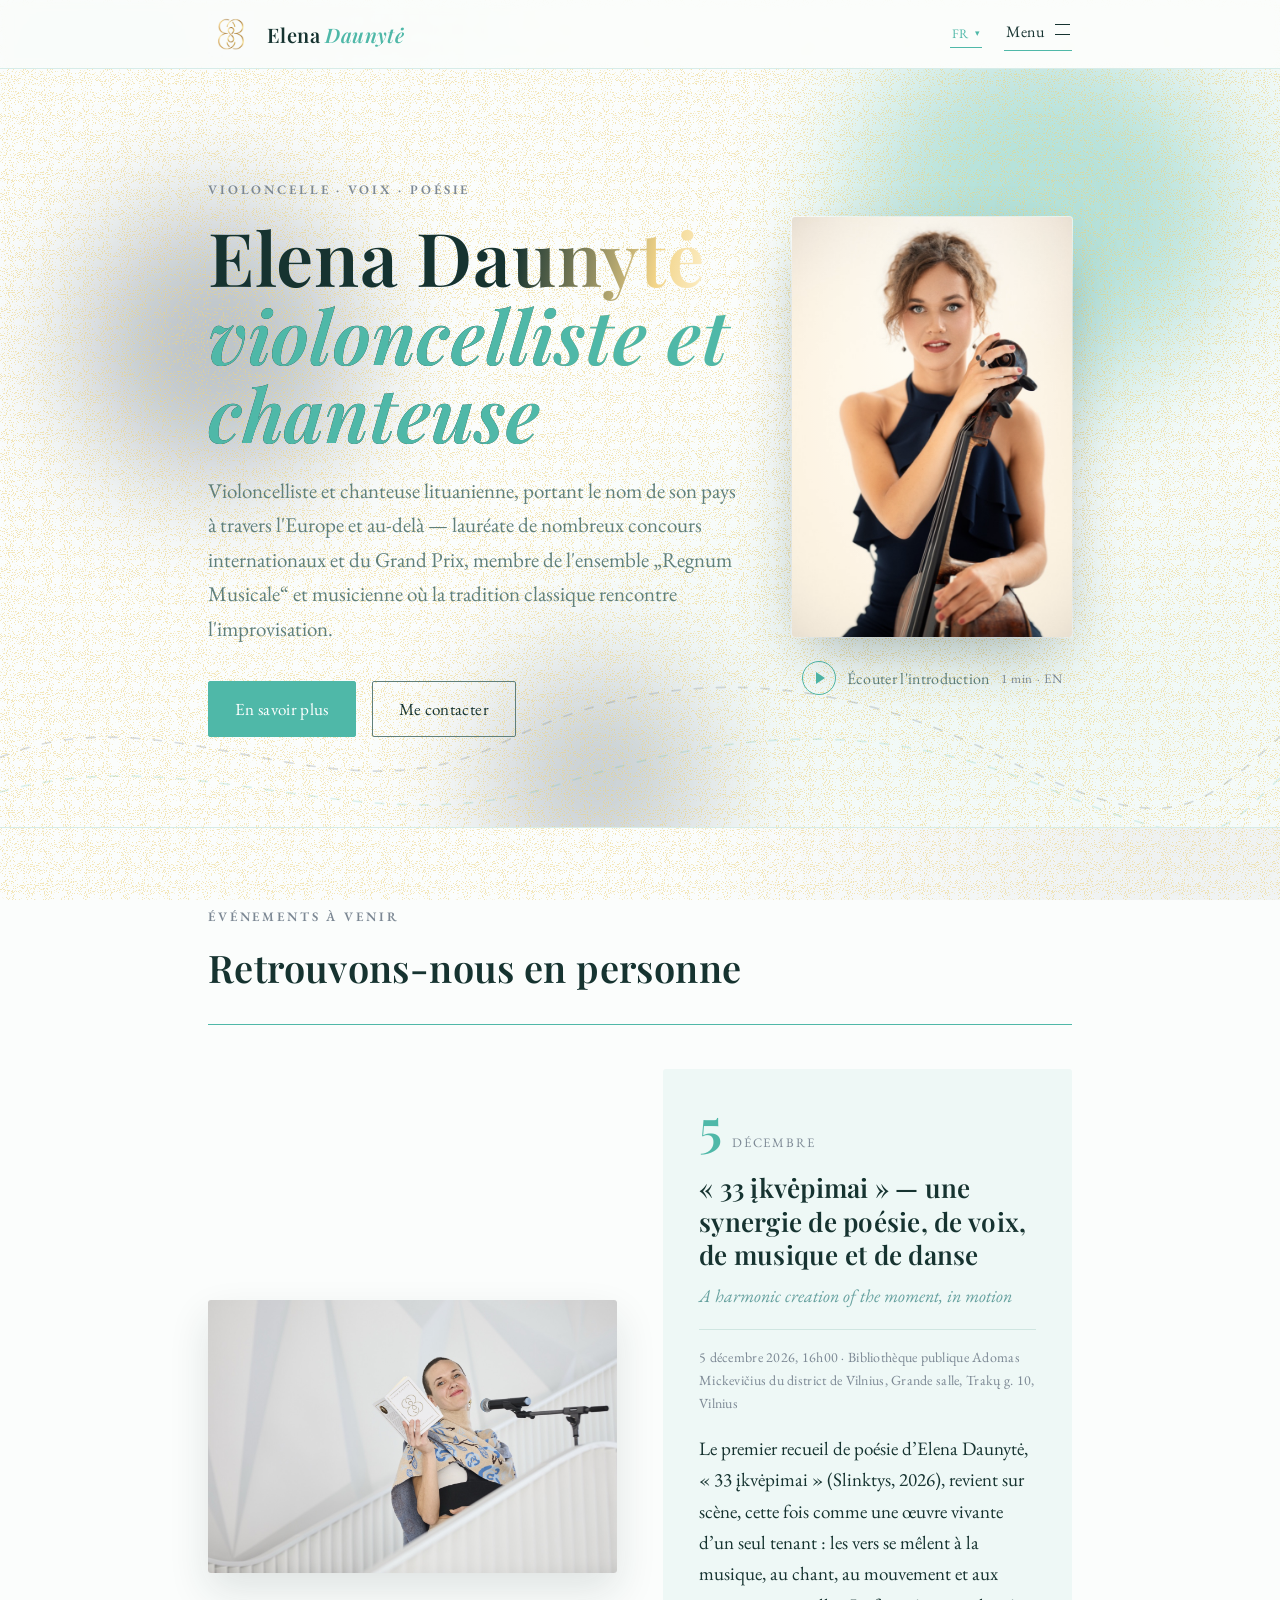
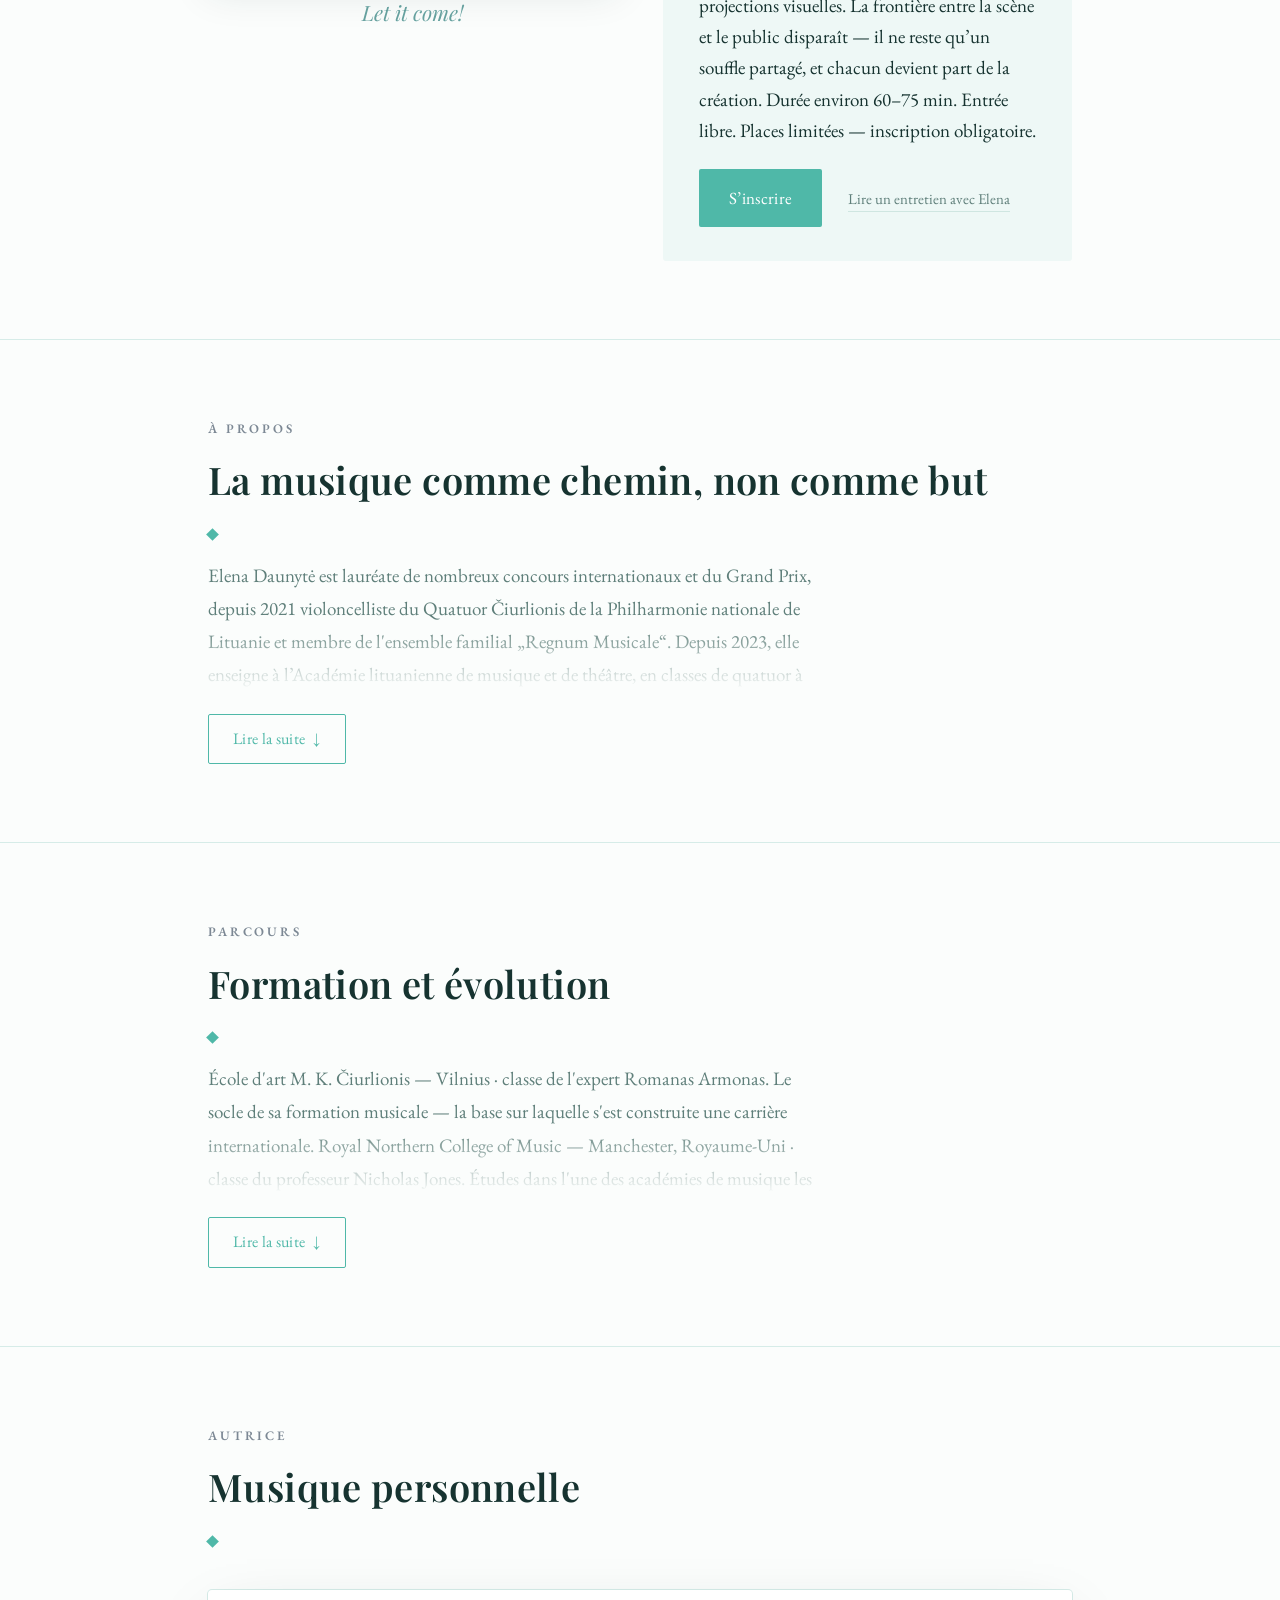
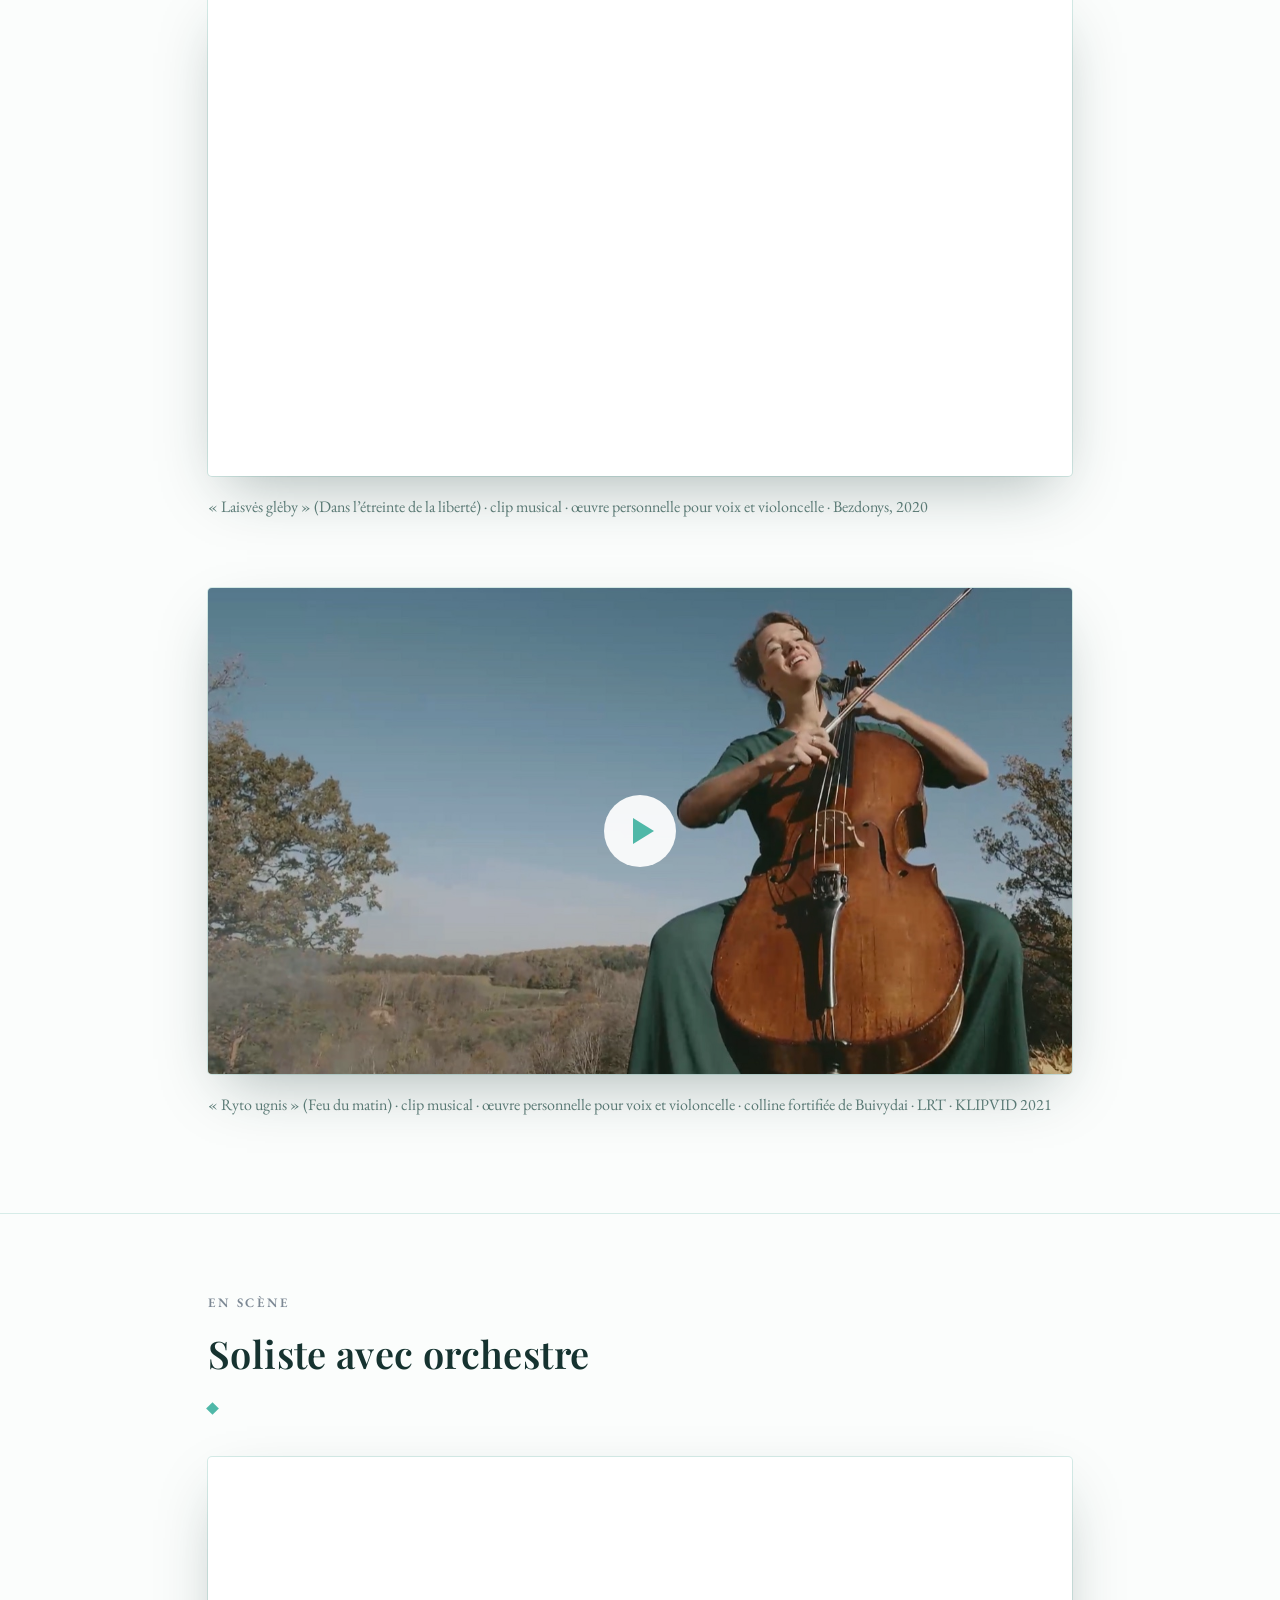
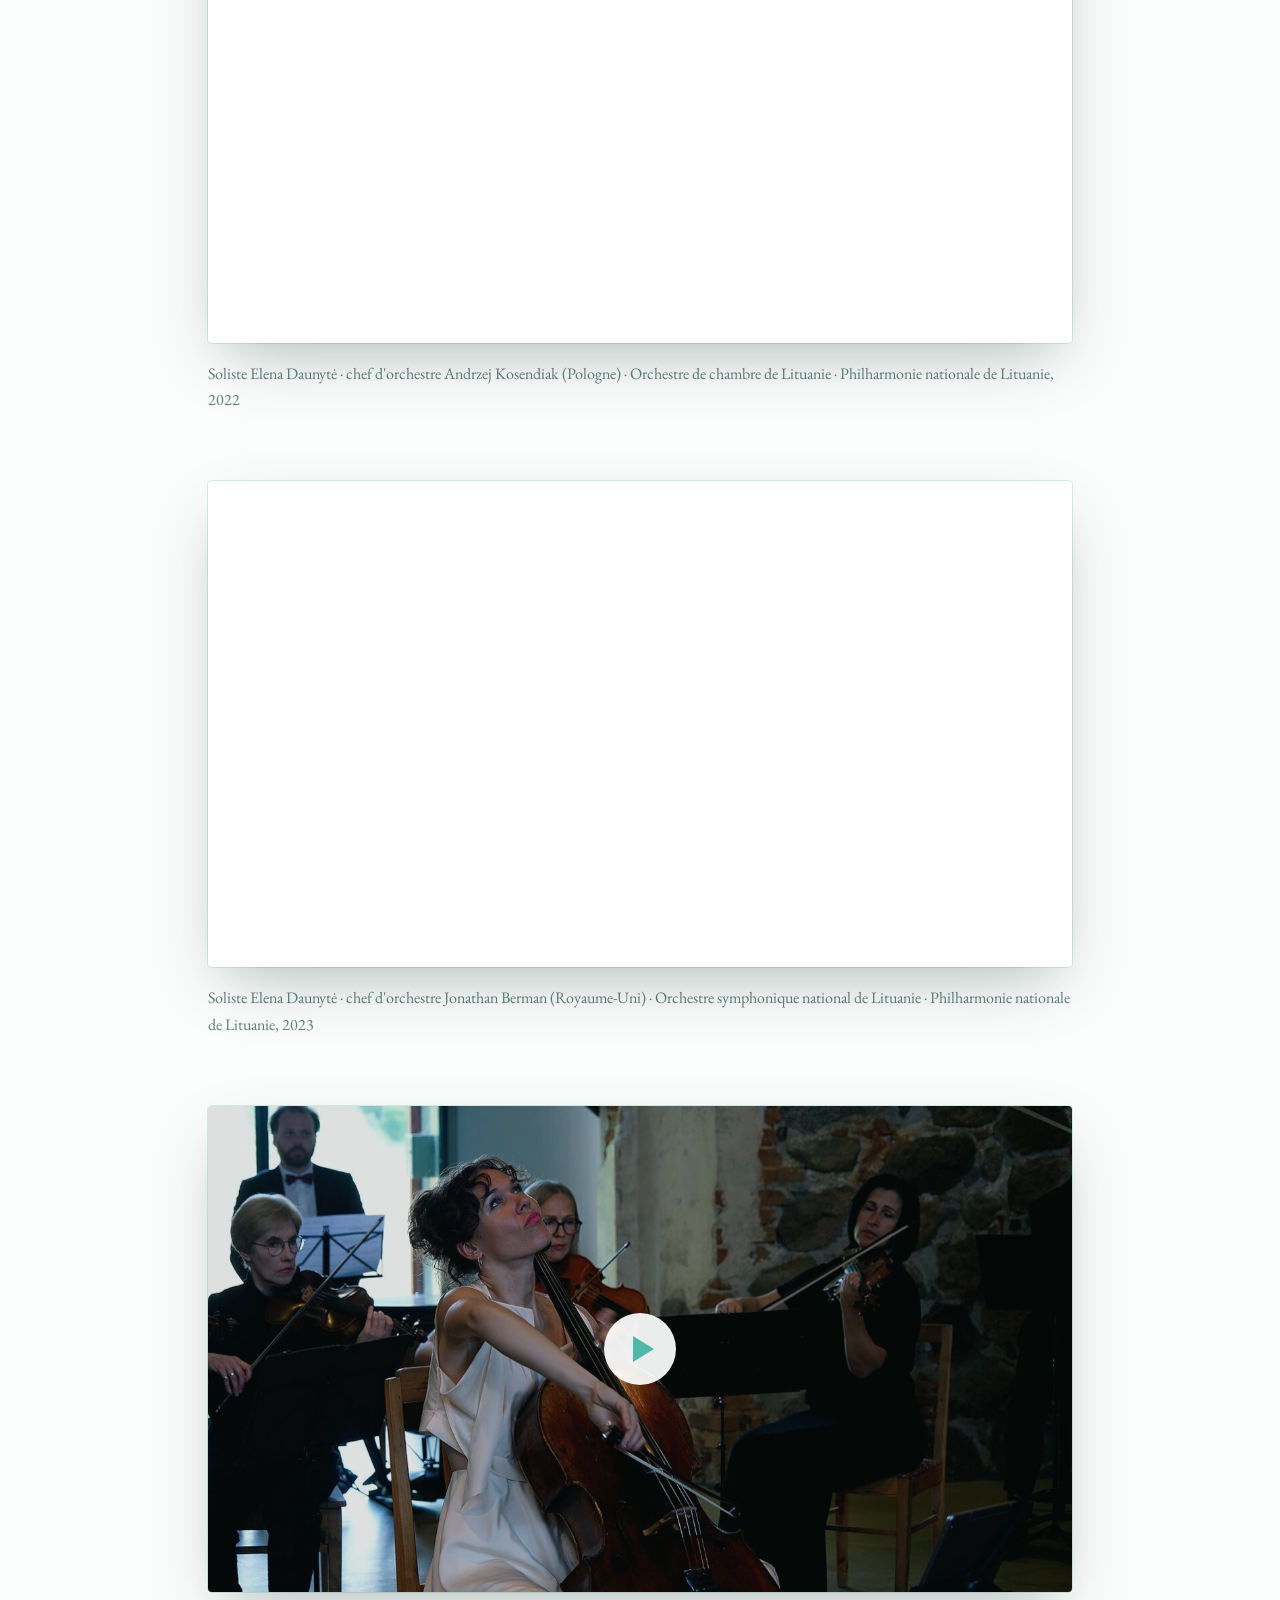
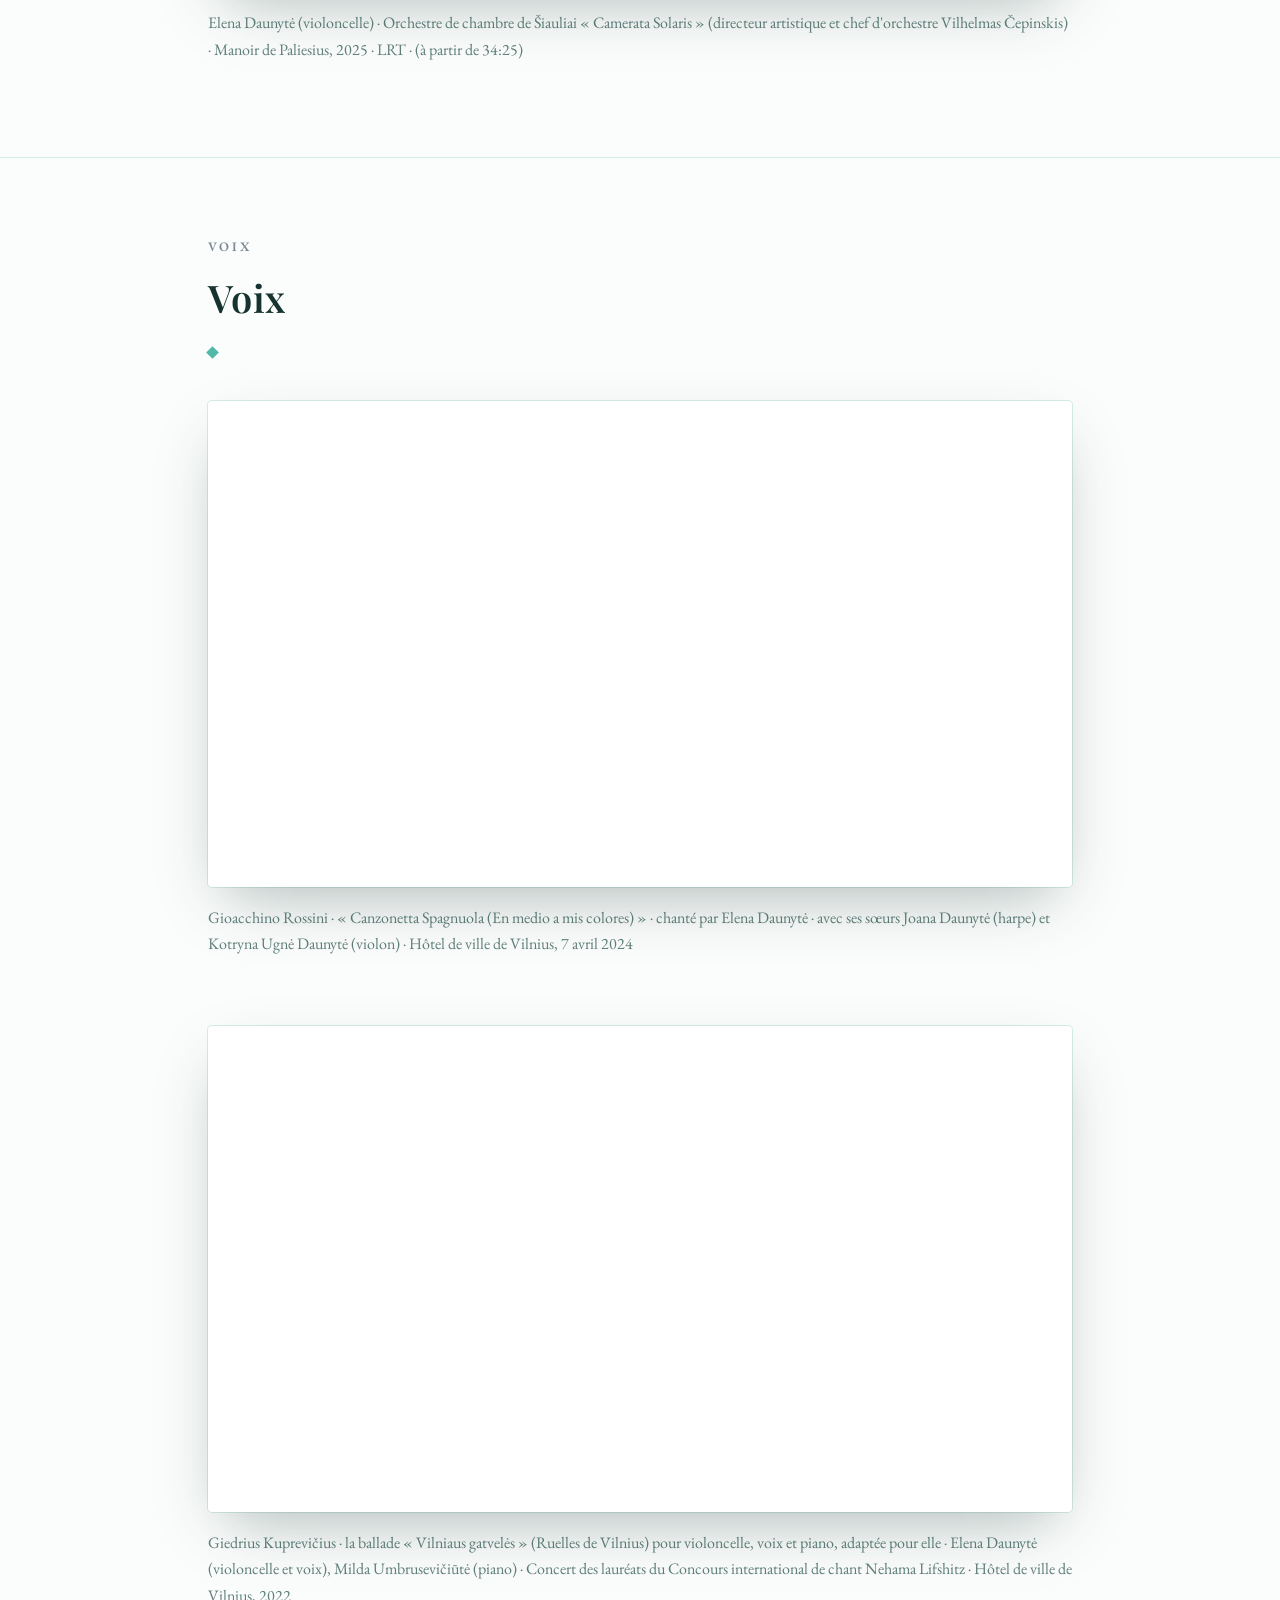
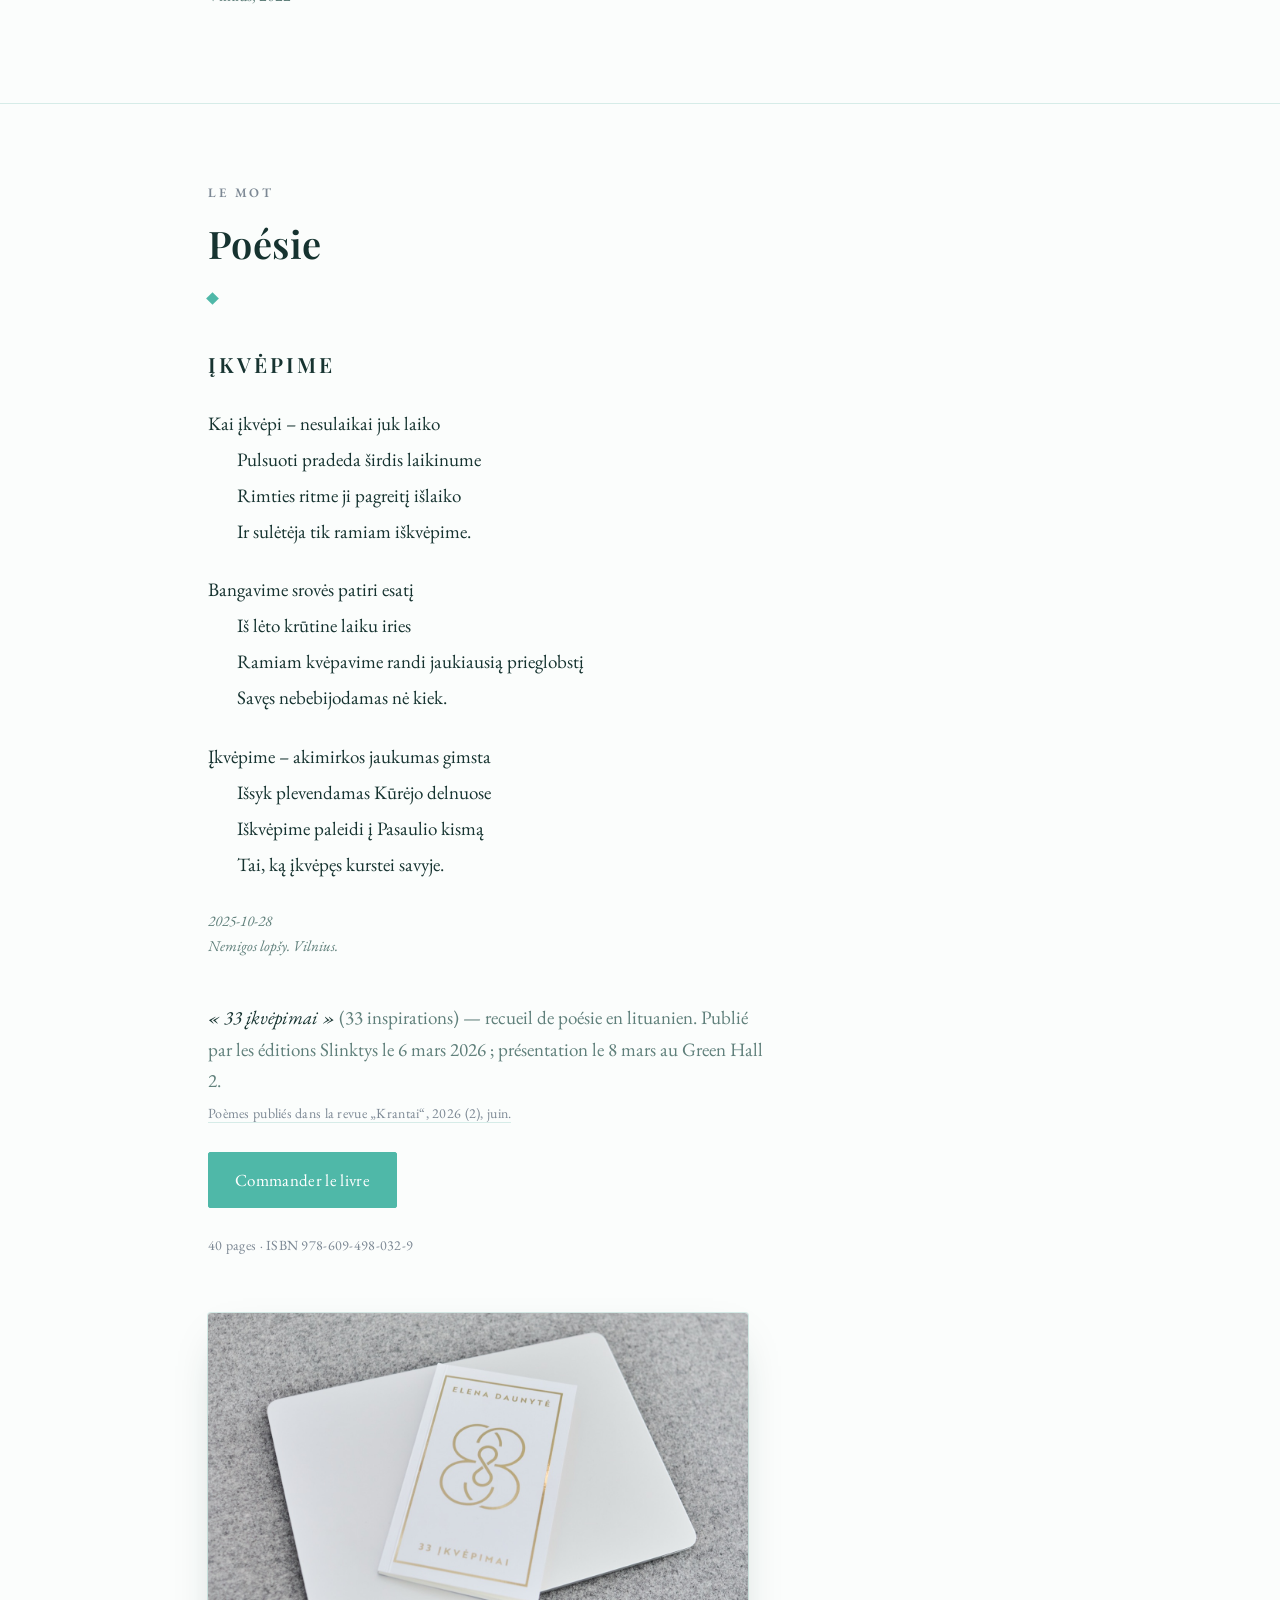
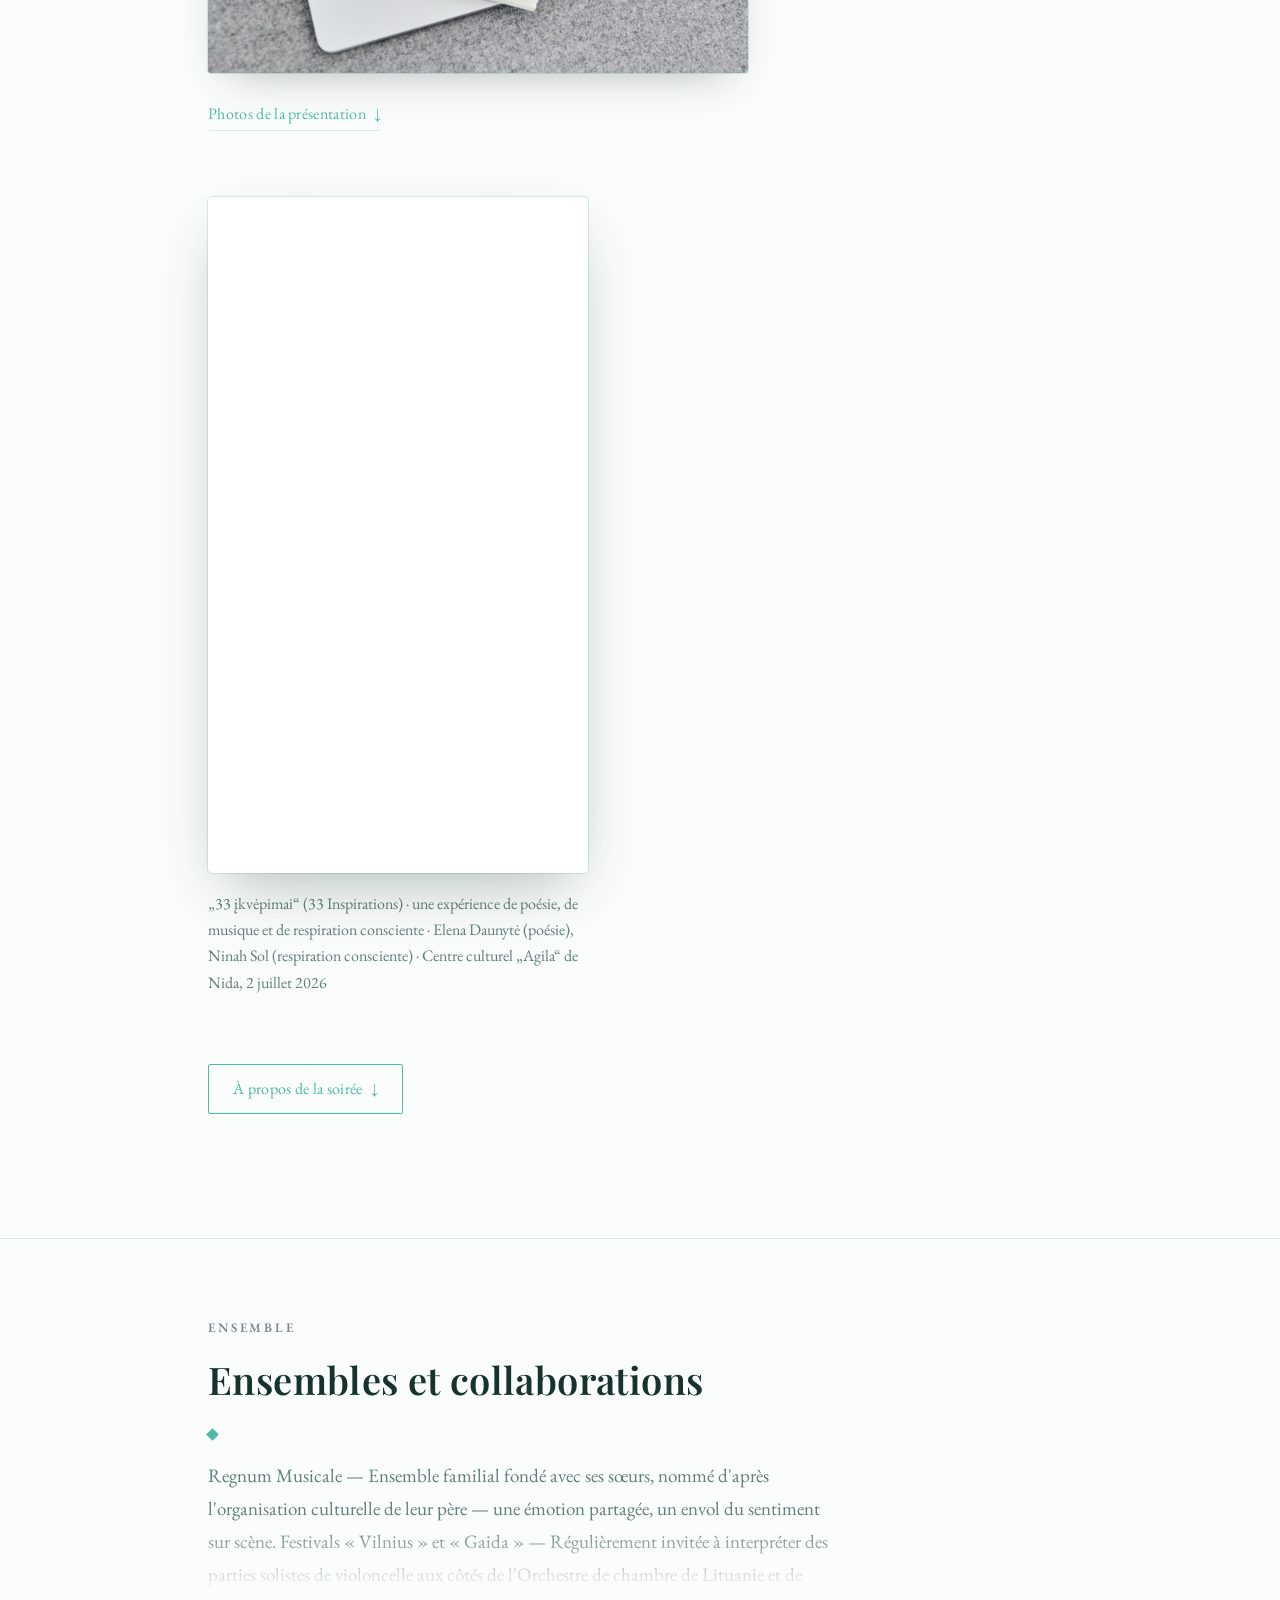
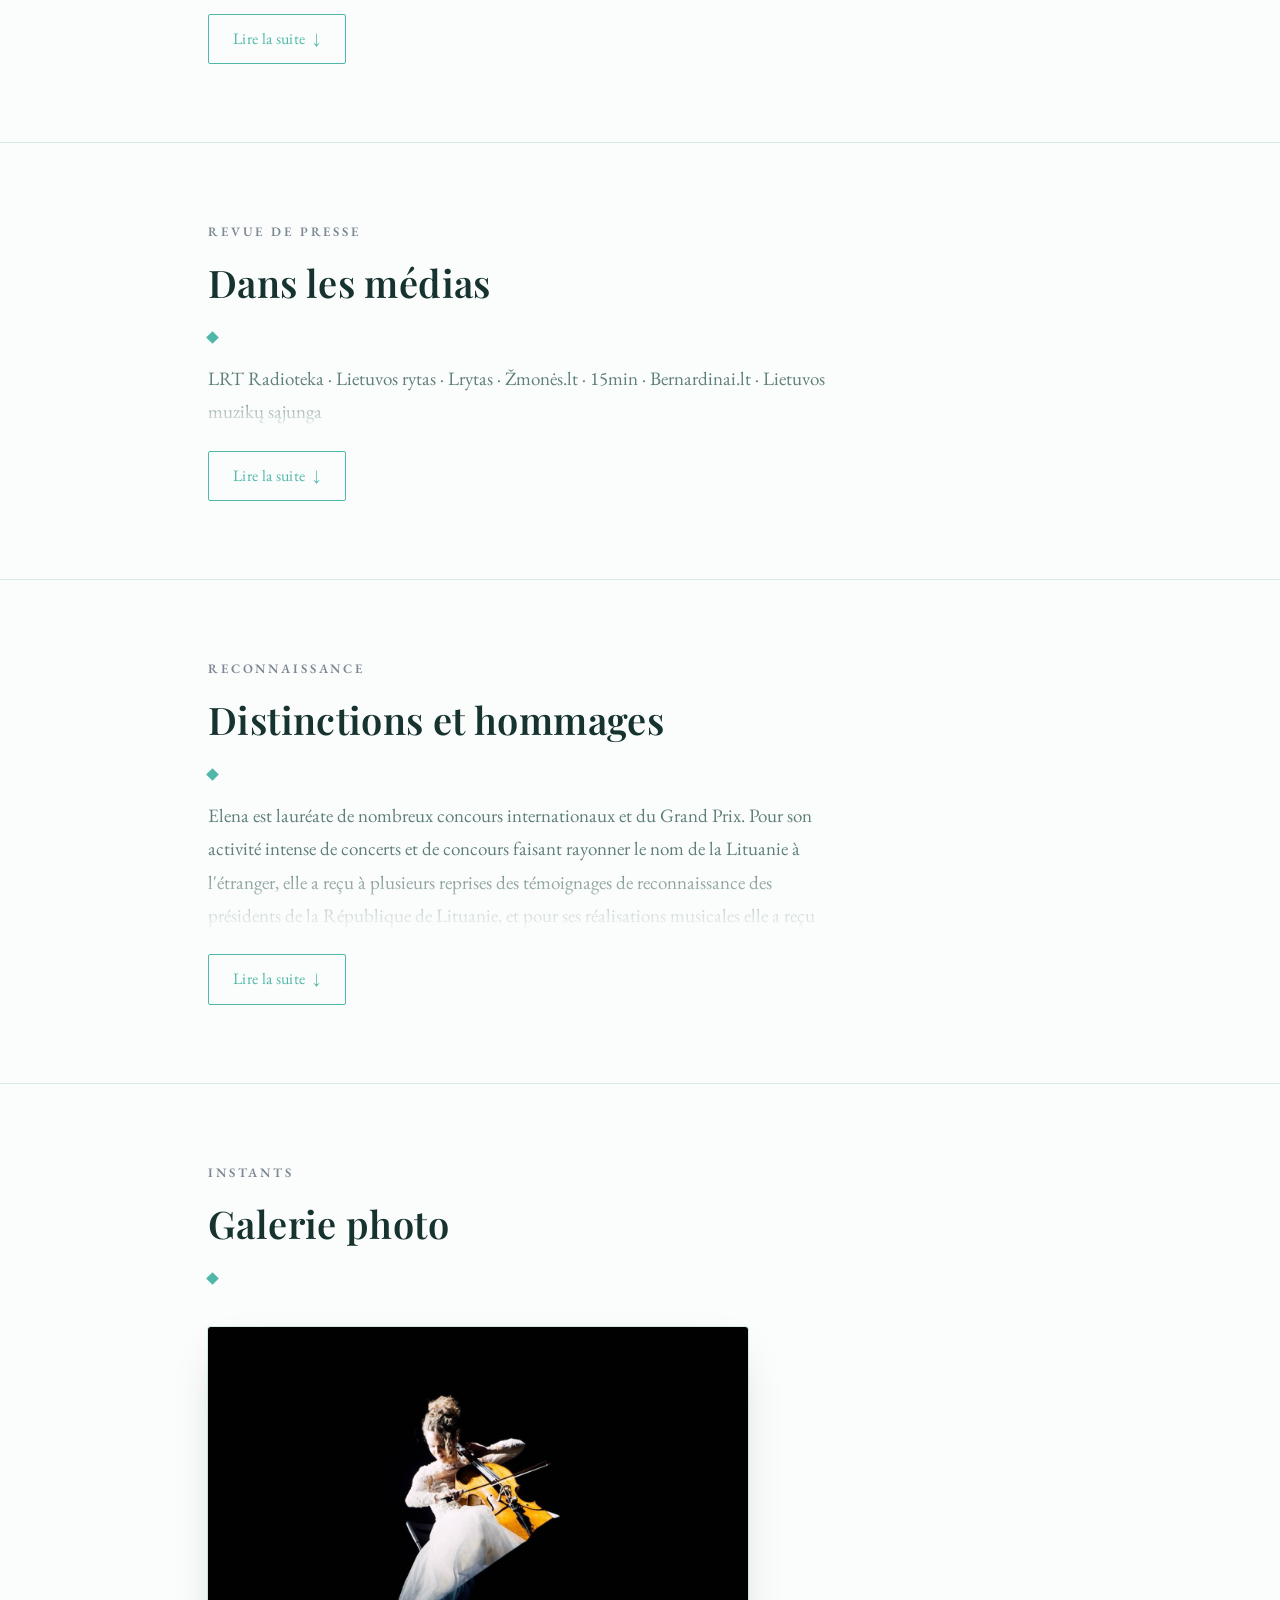
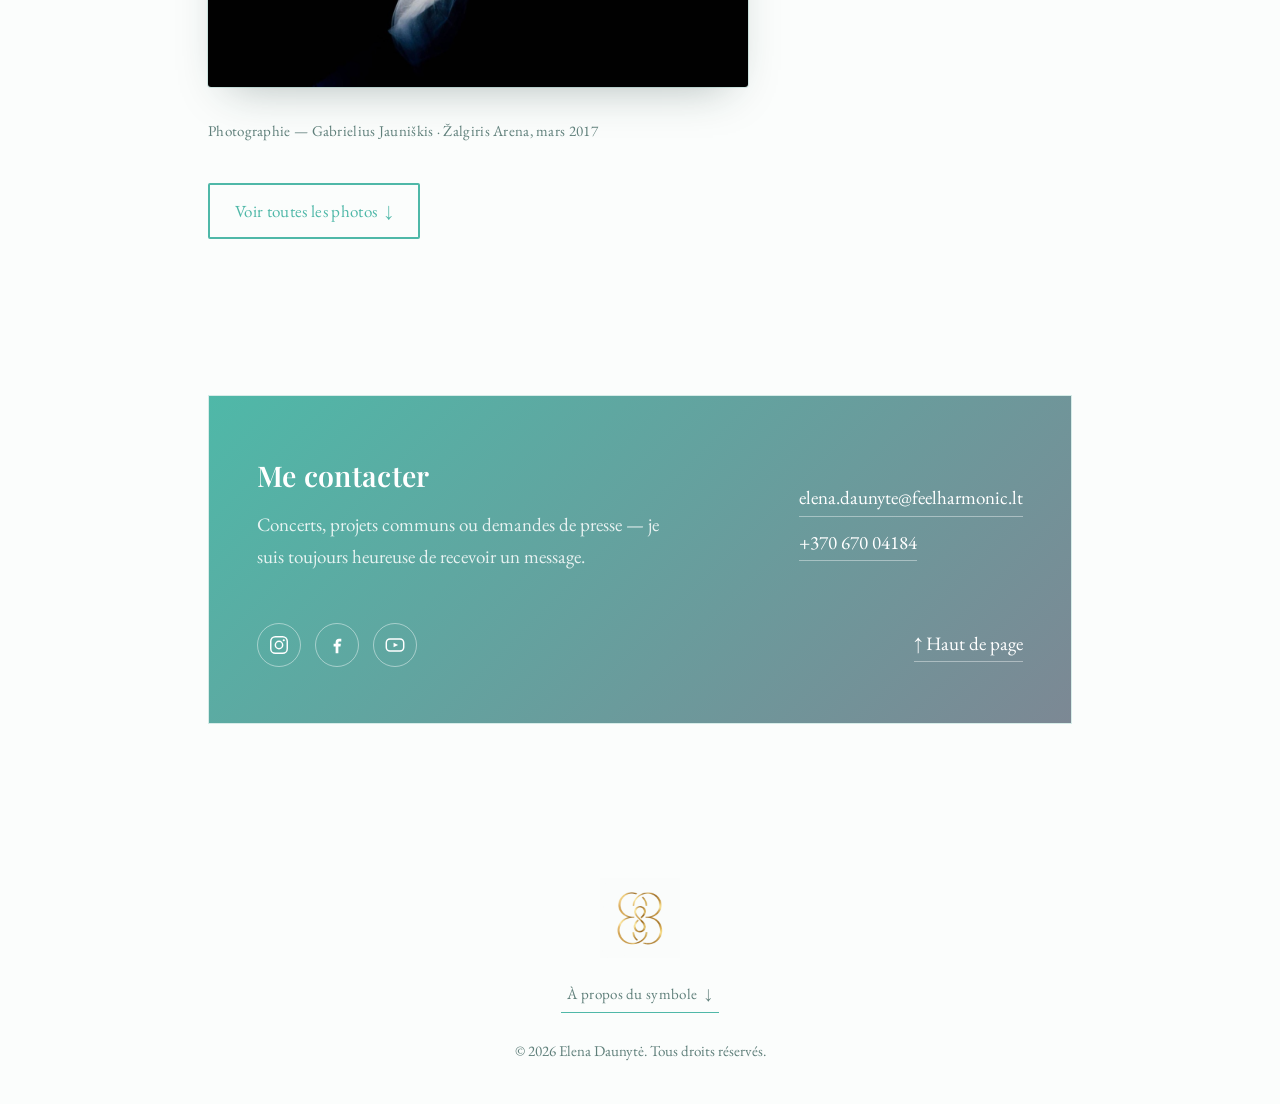
<file: fr/index.html>
<!DOCTYPE html>
<html lang="fr">
<head>
<meta charset="UTF-8">
<meta name="viewport" content="width=device-width, initial-scale=1.0">
<title>Elena Daunytė — Violoncelliste et chanteuse</title>
<meta name="description" content="Elena Daunytė — violoncelliste, chanteuse et enseignante à l’Académie lituanienne de musique et de théâtre. Lauréate de concours internationaux.">
<link rel="icon" href="/favicon.ico?v=2" sizes="32x32">
<link rel="icon" type="image/png" sizes="48x48" href="/img/favicon-48.png?v=2">
<link rel="icon" type="image/png" sizes="96x96" href="/img/favicon-96.png?v=2">
<link rel="icon" type="image/png" sizes="192x192" href="/img/icon-192.png?v=2">
<link rel="apple-touch-icon" sizes="180x180" href="/img/apple-touch-icon.png?v=2">
<link rel="manifest" href="/site.webmanifest">
<meta name="theme-color" content="#fbfdfc">
<link rel="alternate" hreflang="lt" href="https://elenadaunyte.com/">
<link rel="alternate" hreflang="en" href="https://elenadaunyte.com/en/">
<link rel="alternate" hreflang="it" href="https://elenadaunyte.com/it/">
<link rel="alternate" hreflang="de" href="https://elenadaunyte.com/de/">
<link rel="alternate" hreflang="fr" href="https://elenadaunyte.com/fr/">
<link rel="alternate" hreflang="sv" href="https://elenadaunyte.com/sv/">
<link rel="alternate" hreflang="x-default" href="https://elenadaunyte.com/">
<link rel="canonical" href="https://elenadaunyte.com/fr/">
<meta property="og:type" content="profile">
<meta property="og:site_name" content="Elena Daunytė">
<meta property="og:title" content="Elena Daunytė — Violoncelliste et chanteuse">
<meta property="og:description" content="Elena Daunytė — violoncelliste et chanteuse, lauréate de concours internationaux et du Grand Prix, membre de l'ensemble „Regnum Musicale“.">
<meta property="og:url" content="https://elenadaunyte.com/fr/">
<meta property="og:image" content="https://elenadaunyte.com/img/elena-hero@2x.jpg">
<meta property="og:locale" content="fr_FR">
<meta property="og:locale:alternate" content="lt_LT">
<meta property="og:locale:alternate" content="en_GB">
<meta property="og:locale:alternate" content="it_IT">
<meta property="og:locale:alternate" content="de_DE">
<meta property="og:locale:alternate" content="sv_SE">
<meta name="twitter:card" content="summary_large_image">
<meta name="twitter:title" content="Elena Daunytė — Violoncelliste et chanteuse">
<meta name="twitter:description" content="Elena Daunytė — violoncelliste et chanteuse, lauréate de concours internationaux et du Grand Prix, membre de l'ensemble „Regnum Musicale“.">
<meta name="twitter:image" content="https://elenadaunyte.com/img/elena-hero@2x.jpg">
<script type="application/ld+json">
{
  "@context": "https://schema.org",
  "@type": "Person",
  "name": "Elena Daunytė",
  "url": "https://elenadaunyte.com/fr/",
  "image": "https://elenadaunyte.com/img/elena-hero@2x.jpg",
  "jobTitle": "Violoncelliste et chanteuse",
  "worksFor": [
    {
      "@type": "PerformingGroup",
      "name": "Philharmonie nationale de Lituanie",
      "url": "https://www.filharmonija.lt/"
    },
    {
      "@type": "CollegeOrUniversity",
      "name": "Académie lituanienne de musique et de théâtre",
      "url": "https://lmta.lt/"
    }
  ],
  "description": "Elena Daunytė — violoncelliste, chanteuse et enseignante à l’Académie lituanienne de musique et de théâtre. Lauréate de concours internationaux.",
  "email": "mailto:elena.daunyte@feelharmonic.lt",
  "telephone": "+37067004184",
  "sameAs": [
    "https://www.instagram.com/elenadaunyte/",
    "https://www.facebook.com/elena.daunyte/",
    "https://www.youtube.com/@elenadaunyte370",
    "https://lmta.lt/en/darbuotojas/elena-daunyte/",
    "https://www.solartis.lt/atlikejai/elena-daunyte/"
  ],
  "alumniOf": [
    {
      "@type": "CollegeOrUniversity",
      "name": "Lietuvos muzikos ir teatro akademija"
    },
    {
      "@type": "CollegeOrUniversity",
      "name": "Royal Northern College of Music"
    }
  ],
  "memberOf": [
    {
      "@type": "MusicGroup",
      "name": "Regnum Musicale"
    },
    {
      "@type": "MusicGroup",
      "name": "Čiurlionio kvartetas"
    }
  ]
}
</script>
<script type="application/ld+json">
{
  "@context": "https://schema.org",
  "@type": "Book",
  "name": "33 įkvėpimai",
  "author": {
    "@type": "Person",
    "name": "Elena Daunytė",
    "url": "https://elenadaunyte.com/"
  },
  "publisher": {
    "@type": "Organization",
    "name": "Slinktys"
  },
  "datePublished": "2026-03-06",
  "isbn": "978-609-498-032-9",
  "numberOfPages": 40,
  "inLanguage": "lt",
  "genre": "Poetry",
  "image": "https://elenadaunyte.com/img/poezija/knyga.jpg",
  "url": "https://elenadaunyte.com/fr/#poetry"
}
</script>
<link rel="preconnect" href="https://fonts.googleapis.com">
<link rel="preconnect" href="https://fonts.gstatic.com" crossorigin>
<link href="https://fonts.googleapis.com/css2?family=Playfair+Display:ital,wght@0,400;0,500;0,600;1,400&family=EB+Garamond:ital,wght@0,400;0,500;1,400&display=swap" rel="stylesheet">
<link rel="stylesheet" href="../style.css?v=126">
</head>
<body>

<header class="site">
  <nav>
    <div class="brand"><a class="brand-mark-link" href="#zenklas" aria-label="À propos du symbole"><img class="brand-mark" src="../img/logo.png?v=3" width="46" height="46" alt="" aria-hidden="true"></a><a class="brand-name" href="#top">Elena <em>Daunytė</em></a></div>
    <div class="nav-tools">
        <details class="lang-switch">
        <summary aria-label="Langue">FR</summary>
        <div class="lang-menu">
        <a href="/" hreflang="lt">LT</a>
        <a href="/en/" hreflang="en">EN</a>
        <a href="/it/" hreflang="it">IT</a>
        <a href="/de/" hreflang="de">DE</a>
        <a href="/sv/" hreflang="sv">SV</a>
        </div>
        </details>
      <details class="menu-switch">
        <summary aria-label="Menu">Menu</summary>
        <div class="menu-panel">
          <ul>
            <li><a href="#events">Événements à venir</a></li>
            <li><a href="#about">À propos</a></li>
            <li><a href="#education">Formation</a></li>
            <li><a href="#creative">Musique</a></li>
            <li><a href="#solo">Solo</a></li>
            <li><a href="#vocal">Voix</a></li>
            <li><a href="#poetry">Poésie</a></li>
            <li><a href="#ensembles">Ensembles</a></li>
            <li><a href="#media">Dans les médias</a></li>
            <li><a href="#awards">Distinctions</a></li>
            <li><a href="#gallery">Galerie</a></li>
            <li><a href="#contact">Contact</a></li>
            <li><a href="#zenklas">À propos du symbole</a></li>
          </ul>
        </div>
      </details>
    </div>
  </nav>
</header>

<main id="top">

  <section class="hero" style="border-top:none;padding-top:110px;">
    <div class="hero-bg" aria-hidden="true">
      <span class="orb orb-1"></span>
      <span class="orb orb-2"></span>
      <span class="orb orb-3"></span>
    </div>
    <svg class="hero-wave" viewBox="0 0 920 120" preserveAspectRatio="none" aria-hidden="true">
      <path d="M0,70 C 120,20 240,120 360,60 S 600,10 720,70 S 860,110 920,55" />
      <path d="M0,95 C 140,55 260,135 400,90 S 640,45 760,95 S 880,120 920,85" />
    </svg>
    <div class="hero-inner">
      <div class="hero-flex">
        <div class="hero-text">
          <div class="kicker kicker-desktop">Violoncelle · Voix · Poésie</div>
          <h1>Elena Daunytė<br><em>violoncelliste et chanteuse</em></h1>
          <p class="lead">
            Violoncelliste et chanteuse lituanienne, portant le nom de son pays à travers l'Europe et
            au-delà — lauréate de nombreux concours internationaux et du Grand Prix, membre de
            l'ensemble „Regnum Musicale“ et musicienne où la tradition classique rencontre
            l'improvisation.
          </p>
          <div class="cta">
            <a href="#about" class="btn btn-solid">En savoir plus</a>
            <a href="#contact" class="btn btn-outline">Me contacter</a>
          </div>
        </div>
        <div class="hero-photo">
          <div class="kicker kicker-mobile">Violoncelle · Voix · Poésie</div>
          <div class="hero-photo-frame">
            <img src="../img/elena-hero.jpg?v=2" srcset="../img/elena-hero.jpg?v=2 666w, ../img/elena-hero@2x.jpg?v=2 887w" sizes="(max-width:760px) 60vw, 280px" width="666" height="1000" alt="Elena Daunytė avec son violoncelle" loading="eager">
          </div>
          <button class="audio-btn" type="button" data-audio="../audio/intro.mp3" data-dur="1 min · EN">
            <span class="audio-icon" aria-hidden="true"></span>
            <span class="audio-label">Écouter l'introduction</span>
            <span class="audio-dur">1 min · EN</span>
          </button>
        </div>
      </div>
    </div>
  </section>

  <section id="events">
    <div class="wrap">
      <div class="section-head">
        <div class="kicker">Événements à venir</div>
        <h2>Retrouvons-nous en personne</h2>
      </div>
      <article class="event">
        <div class="event-left">
          <figure class="event-photo">
            <img src="../img/poezija/skaito.jpg" width="1400" height="933" alt="Elena Daunytė lors de la présentation de « 33 įkvėpimai », le livre ouvert entre les mains" loading="lazy">
          </figure>
          <p class="event-end">Let it come!</p>
        </div>
        <div class="event-tx">
          <p class="event-day"><b>5</b><span>décembre</span></p>
          <h3>« 33 įkvėpimai » — une synergie de poésie, de voix, de musique et de danse</h3>
          <p class="event-motto">A harmonic creation of the moment, in motion</p>
          <p class="event-meta">5 décembre 2026, 16h00 · Bibliothèque publique Adomas Mickevičius du district de Vilnius, Grande salle, Trakų g. 10, Vilnius</p>
          <p>Le premier recueil de poésie d’Elena Daunytė, « 33 įkvėpimai » (Slinktys, 2026), revient sur scène, cette fois comme une œuvre vivante d’un seul tenant : les vers se mêlent à la musique, au chant, au mouvement et aux projections visuelles. La frontière entre la scène et le public disparaît — il ne reste qu’un souffle partagé, et chacun devient part de la création. Durée environ 60–75 min. Entrée libre. Places limitées — inscription obligatoire.</p>
          <a class="event-btn" href="https://docs.google.com/forms/d/e/1FAIpQLSekMrQQLSZhiER8FZRTW8T10vxk3zy3NHXZMo21MDBY-iYDOQ/viewform" target="_blank" rel="noopener">S’inscrire</a>
          <a class="event-extra" href="https://www.lrytas.lt/kultura/scena/2018/03/31/news/elena-daunyte-jei-buciau-turejusi-teti-nezinia-ar-muzika-ar-literatura-butu-likusi-fone--5551622" target="_blank" rel="noopener">Lire un entretien avec Elena</a>
        </div>
      </article>
    </div>
  </section>

  <section id="about">
    <div class="wrap">
      <details class="fold">
        <summary>
  <div class="section-head">
            <div class="kicker">À propos</div>
            <h2>La musique comme chemin, non comme but</h2>
          </div>
          <p class="fold-teaser">Elena Daunytė est lauréate de nombreux concours internationaux et du Grand Prix, depuis 2021 violoncelliste du Quatuor Čiurlionis de la Philharmonie nationale de Lituanie et membre de l'ensemble familial „Regnum Musicale“. Depuis 2023, elle enseigne à l’Académie lituanienne de musique et de théâtre, en classes de quatuor à cordes et de musique de chambre. En tant que soliste et musicienne de chambre, elle s'est produite dans des concours, festivals et</p>
          <span class="fold-toggle"><span class="fold-c">Lire la suite</span><span class="fold-o">Fermer</span></span>
        </summary>
        <div class="about-grid fold-body">
      <div>
                <p>
          Elena Daunytė est lauréate de nombreux concours internationaux et du Grand Prix, depuis 2021 violoncelliste du Quatuor Čiurlionis de la Philharmonie nationale de Lituanie et membre de l'ensemble familial „Regnum Musicale“. Depuis 2023, elle enseigne à l’Académie lituanienne de musique et de théâtre, en classes de quatuor à cordes et de musique de chambre. En tant que soliste et
          musicienne de chambre, elle s'est produite dans des concours, festivals et masterclasses
          dont la géographie s'étend de la Lettonie, l'Allemagne, la Suisse, la Croatie, la
          Russie, l'Autriche, les Pays-Bas, l'Italie, l'Espagne, la Hongrie et le Royaume-Uni
          jusqu'à Hong Kong, Shanghai et les États-Unis.
        </p>
        <p>
          En tant que soliste, elle a joué avec l'Orchestre de chambre de Lituanie, l'Orchestre
          symphonique national de Lituanie, l'Orchestre symphonique d'État de Lituanie, les
          orchestres de Riga, Kaunas et de l'Académie de musique et de théâtre de Lituanie, ainsi
          qu'avec les orchestres du Royal College of Music et d'Halifax, sous la direction
          d'Andrzej Kosendiak, Jonathan Berman, Modestas Pitrėnas, Sergei Krylov, Saulius
          Sondeckis, Vilmantas Kaliūnas, Martynas Staškus, Nicholas Simpson et Clark Rundell.
        </p>
        <p>
          Elle est régulièrement invitée à interpréter des parties solistes de violoncelle aux
          festivals « Vilnius » et « Gaida » aux côtés de l'Orchestre de chambre de Lituanie et de
          l'Orchestre symphonique national de Lituanie, et son parcours artistique a été soutenu
          par la Fondation S. Karosas, le Fonds de soutien aux musiciens, le Rotary International
          ainsi que les clubs Rotary de Perkūnas et de Vilnius, en collaboration avec le Conseil
          lituanien de la culture.
        </p>
        <p>
          Depuis plusieurs années, Elena étudie également le chant auprès du professeur Vladimir
          Prudnikov et intègre des œuvres vocales à ses programmes de concert. Elle explore
          l'association du violoncelle et de la voix, à la recherche de nouvelles harmonies et de
          possibilités de synthèse entre ces deux instruments.
        </p>
      </div>
      <blockquote>
        « Ce qui compte le plus, c'est la croissance — et la joie la plus profonde que l'on trouve
        dans le processus même de progresser. »
        <footer>Elena Daunytė</footer>
      </blockquote>
        </div>
      </details>

    </div>
  </section>

  <section id="education">
    <div class="wrap">
      <details class="fold">
        <summary>
  <div class="section-head">
          <div class="kicker">Parcours</div>
          <h2>Formation et évolution</h2>
        </div>
          <p class="fold-teaser">École d'art M. K. Čiurlionis — Vilnius · classe de l'expert Romanas Armonas. Le socle de sa formation musicale — la base sur laquelle s'est construite une carrière internationale. Royal Northern College of Music — Manchester, Royaume-Uni · classe du professeur Nicholas Jones. Études dans l'une des académies de musique les plus respectées d'Europe. Académie de musique et de théâtre de Lituanie —</p>
          <span class="fold-toggle"><span class="fold-c">Lire la suite</span><span class="fold-o">Fermer</span></span>
        </summary>
        <div class="fold-body">
            <ul class="timeline">
        <li>
          <h3>École d'art M. K. Čiurlionis</h3>
          <div class="meta">Vilnius · classe de l'expert Romanas Armonas</div>
          <p>Le socle de sa formation musicale — la base sur laquelle s'est construite une carrière
             internationale.</p>
        </li>
        <li>
          <h3>Royal Northern College of Music</h3>
          <div class="meta">Manchester, Royaume-Uni · classe du professeur Nicholas Jones</div>
          <p>Études dans l'une des académies de musique les plus respectées d'Europe.</p>
        </li>
        <li>
          <h3>Académie de musique et de théâtre de Lituanie</h3>
          <div class="meta">Master · classe du professeur Rimantas Armonas</div>
          <p>Études avancées de violoncelle à Vilnius, représentant activement l'académie lors
             d'événements nationaux et internationaux.</p>
        </li>
        <li>
          <h3>Masterclasses</h3>
          <div class="meta">Giovanni Sollima · David Geringas · Frans Helmerson · Troels Svane · Karine Georgian</div>
          <p>Une progression constante aux côtés de violoncellistes de renommée mondiale.</p>
        </li>
      </ul>
        </div>
      </details>
    </div>
  </section>

  <section id="creative">
    <div class="wrap">
      <div class="section-head">
        <div class="kicker">Autrice</div>
        <h2>Musique personnelle</h2>
      </div>
      <div class="video-list">
        <div class="video-item">
          <div class="video-wrap">
            <iframe src="https://www.youtube.com/embed/FFScbCtDrRs" title="Elena Daunytė — « Laisvės glėby », œuvre pour voix et violoncelle" allow="accelerometer; autoplay; clipboard-write; encrypted-media; gyroscope; picture-in-picture; web-share" allowfullscreen loading="lazy"></iframe>
          </div>
          <p class="video-caption">« Laisvės glėby » (Dans l’étreinte de la liberté) · clip musical · œuvre personnelle pour voix et violoncelle · Bezdonys, 2020</p>
        </div>
        <div class="video-item">
          <a class="video-link" href="https://www.lrt.lt/mediateka/irasas/2000197212/klipvid-2021-elena-daunyte-ryto-ugnis" target="_blank" rel="noopener">
            <img src="../img/ryto-ugnis.jpg?v=3" width="1280" height="720" alt="Elena Daunytė joue du violoncelle en plein air — image du clip « Ryto ugnis »" loading="lazy">
            <span class="video-play" aria-hidden="true"></span>
          </a>
          <p class="video-caption">« Ryto ugnis » (Feu du matin) · clip musical · œuvre personnelle pour voix et violoncelle · colline fortifiée de Buivydai · LRT · KLIPVID 2021</p>
        </div>
      </div>
    </div>
  </section>

  <section id="solo">
    <div class="wrap">
      <div class="section-head">
        <div class="kicker">En scène</div>
        <h2>Soliste avec orchestre</h2>
      </div>
      <div class="video-list">
        <div class="video-item">
          <div class="video-wrap">
            <iframe src="https://www.youtube.com/embed/J5zQgMTAaGM" title="C. P. E. Bach — Concerto pour violoncelle en la majeur, Wq. 172, Elena Daunytė" allow="accelerometer; autoplay; clipboard-write; encrypted-media; gyroscope; picture-in-picture; web-share" allowfullscreen loading="lazy"></iframe>
          </div>
          <p class="video-caption">Soliste Elena Daunytė · chef d'orchestre Andrzej Kosendiak (Pologne) · Orchestre de chambre de Lituanie · Philharmonie nationale de Lituanie, 2022</p>
        </div>
        <div class="video-item">
          <div class="video-wrap">
            <iframe src="https://www.youtube.com/embed/HVEwcbf8XV4" title="Elena Daunytė, Orchestre symphonique national de Lituanie, dir. Jonathan Berman" allow="accelerometer; autoplay; clipboard-write; encrypted-media; gyroscope; picture-in-picture; web-share" allowfullscreen loading="lazy"></iframe>
          </div>
          <p class="video-caption">Soliste Elena Daunytė · chef d'orchestre Jonathan Berman (Royaume-Uni) · Orchestre symphonique national de Lituanie · Philharmonie nationale de Lituanie, 2023</p>
        </div>
        <div class="video-item">
          <a class="video-link" href="https://www.lrt.lt/mediateka/irasas/2000424262/dedikacija-m-k-ciurlioniui" target="_blank" rel="noopener">
            <img src="../img/dedikacija.jpg" width="1280" height="720" alt="Elena Daunytė joue du violoncelle avec l'orchestre — concert « Dédicace à M. K. Čiurlionis »" loading="lazy">
            <span class="video-play" aria-hidden="true"></span>
          </a>
          <p class="video-caption">Elena Daunytė (violoncelle) · Orchestre de chambre de Šiauliai « Camerata Solaris » (directeur artistique et chef d'orchestre Vilhelmas Čepinskis) · Manoir de Paliesius, 2025 · LRT · (à partir de 34:25)</p>
        </div>
      </div>
    </div>
  </section>
  <section id="vocal">
    <div class="wrap">
      <div class="section-head">
        <div class="kicker">Voix</div>
        <h2>Voix</h2>
      </div>
      <div class="video-list">
        <div class="video-item">
          <div class="video-wrap">
            <iframe src="https://www.youtube.com/embed/H9I5WiS2I4A" title="Elena Daunytė chante la « Canzonetta Spagnuola » de Rossini à l’hôtel de ville de Vilnius"
                    loading="lazy" allowfullscreen
                    allow="accelerometer; clipboard-write; encrypted-media; gyroscope; picture-in-picture"></iframe>
          </div>
          <p class="video-caption">Gioacchino Rossini · « Canzonetta Spagnuola (En medio a mis colores) » · chanté par Elena Daunytė · avec ses sœurs Joana Daunytė (harpe) et Kotryna Ugnė Daunytė (violon) · Hôtel de ville de Vilnius, 7 avril 2024</p>
        </div>
        <div class="video-item">
          <div class="video-wrap">
            <iframe src="https://www.youtube.com/embed/0CZVfDlwlAM" title="Elena Daunytė au Concours international de chant Nehama Lifshitz"
                    loading="lazy" allowfullscreen
                    allow="accelerometer; clipboard-write; encrypted-media; gyroscope; picture-in-picture"></iframe>
          </div>
          <p class="video-caption">Giedrius Kuprevičius · la ballade « Vilniaus gatvelės » (Ruelles de Vilnius) pour violoncelle, voix et piano, adaptée pour elle · Elena Daunytė (violoncelle et voix), Milda Umbrusevičiūtė (piano) · Concert des lauréats du Concours international de chant Nehama Lifshitz · Hôtel de ville de Vilnius, 2022</p>
        </div>
      </div>
    </div>
  </section>

  <section id="poetry">
    <div class="wrap">
      <div class="section-head">
        <div class="kicker">Le mot</div>
        <h2>Poésie</h2>
      </div>
      <div class="poems">
        <div class="poem">
          <h4 class="poem-title">Įkvėpime</h4>
          <p class="poem-stanza">Kai įkvėpi – nesulaikai juk laiko<br>
Pulsuoti pradeda širdis laikinume<br>
Rimties ritme ji pagreitį išlaiko<br>
Ir sulėtėja tik ramiam iškvėpime.</p>
          <p class="poem-stanza">Bangavime srovės patiri esatį<br>
Iš lėto krūtine laiku iries<br>
Ramiam kvėpavime randi jaukiausią prieglobstį<br>
Savęs nebebijodamas nė kiek.</p>
          <p class="poem-stanza">Įkvėpime – akimirkos jaukumas gimsta<br>
Išsyk plevendamas Kūrėjo delnuose<br>
Iškvėpime paleidi į Pasaulio kismą<br>
Tai, ką įkvėpęs kurstei savyje.</p>
          <p class="poem-meta">2025-10-28<br>Nemigos lopšy. Vilnius.</p>
        </div>
      </div>
        <p class="poetry-intro"><em>« 33 įkvėpimai »</em> (33 inspirations) — recueil de poésie en lituanien. Publié par les éditions Slinktys le 6 mars 2026 ; présentation le 8 mars au Green Hall 2.</p>
        <p class="poetry-pub"><a href="#krantai">Poèmes publiés dans la revue „Krantai“, 2026 (2), juin.</a></p>
      <div class="book-buy">
        <a class="btn btn-solid" href="mailto:info@feelharmonic.lt?subject=%2233%20%C4%AFkv%C4%97pimai%22%20%E2%80%94%20commande&amp;body=Hello%2C%0AI%20would%20like%20to%20order%20the%20book%20%2233%20%C4%AFkv%C4%97pimai%22.%0A%0ANumber%20of%20copies%3A%20%0AName%3A%20%0ADelivery%20address%20or%20parcel%20locker%3A%20%0A%0A%E2%94%80%E2%94%80%E2%94%80%E2%94%80%E2%94%80%E2%94%80%E2%94%80%E2%94%80%E2%94%80%20%E2%9C%A8%20%E2%94%80%E2%94%80%E2%94%80%E2%94%80%E2%94%80%E2%94%80%E2%94%80%E2%94%80%E2%94%80%0A%0AAmount%3A%20whatever%20the%20book%20is%20worth%20to%20you%0AB%C3%A9n%C3%A9ficiaire%20%3A%20Elena%20Daunyt%C4%97%0AN%C2%B0%20de%20compte%20%3A%20LT81%207300%200100%208950%209422%0AMotif%20%3A%20U%C5%BE%20knyg%C4%85%20%E2%80%9E33%20%C4%AFkv%C4%97pimai%E2%80%9C%0A">Commander le livre</a>
        <p class="book-meta">40 pages · ISBN 978-609-498-032-9</p>
      </div>
        <div class="gallery gallery-lead">
          <figure>
            <img src="../img/poezija/knyga.jpg" width="1400" height="933" alt="Le recueil de poésie « 33 įkvėpimai »" loading="lazy">
          </figure>
        </div>
        <details class="fold fold-gallery">
          <summary><span class="fold-toggle"><span class="fold-c">Photos de la présentation</span><span class="fold-o">Fermer</span></span></summary>
          <div class="fold-body">
            <div class="gallery">
          <figure>
            <img src="../img/poezija/skaito.jpg" width="1400" height="933" alt="Elena Daunytė lit lors de la présentation" loading="lazy">
          </figure>
          <figure>
            <img src="../img/poezija/prie-lango.jpg" width="933" height="1400" alt="Elena Daunytė lit près de la fenêtre" loading="lazy">
          </figure>
          <figure>
            <img src="../img/poezija/erdve.jpg" width="933" height="1400" alt="La présentation du livre" loading="lazy">
          </figure>
          <figure>
            <img src="../img/poezija/autografai.jpg" width="1400" height="933" alt="Elena Daunytė dédicace les exemplaires" loading="lazy">
          </figure>
          <figure>
            <img src="../img/poezija/parasas.jpg" width="1400" height="933" alt="Elena Daunytė dédicace un exemplaire" loading="lazy">
          </figure>
          <figure>
            <img src="../img/poezija/skaitytojas.jpg" width="1400" height="933" alt="Le livre entre les mains d’une lectrice" loading="lazy">
          </figure>
            </div>
            <p class="gallery-credit">Photographies — Gintaras Jonaitis</p>
          </div>
        </details>
        <div class="video-item video-upright">
          <div class="video-wrap video-wrap-upright">
            <iframe src="https://www.youtube.com/embed/BWi5LPweDFg" title="Elena Daunytė et Ninah Sol — „33 įkvėpimai“, une soirée de poésie et de souffle"
                    loading="lazy" allowfullscreen
                    allow="accelerometer; clipboard-write; encrypted-media; gyroscope; picture-in-picture"></iframe>
          </div>
          <p class="video-caption">„33 įkvėpimai“ (33 Inspirations) · une expérience de poésie, de musique et de respiration consciente · Elena Daunytė (poésie), Ninah Sol (respiration consciente) · Centre culturel „Agila“ de Nida, 2 juillet 2026</p>
        </div>
        <details class="fold event-note">
          <summary><span class="fold-toggle"><span class="fold-c">À propos de la soirée</span><span class="fold-o">Fermer</span></span></summary>
          <div class="fold-body">
            <p class="event-lead">Chaque poème commence par une inspiration.</p>
            <p>„33 įkvėpimai“ est une expérience où se rencontrent trois façons de revenir à soi : la parole poétique, la musique et la respiration consciente. La soirée repose sur le livre d’Elena Daunytė „33 įkvėpimai“ — trente-trois poèmes en trois strophes, nés du silence, du vécu et des transformations.</p>
            <p>Elena lit ses propres poèmes tandis que Ninah Sol conduit la pratique de respiration consciente, invitant avec douceur et en toute sécurité à sentir son souffle, à ralentir et à se détendre. Une musique calme, choisie pour l’occasion, enveloppe toute l’expérience. Il n’y a rien à savoir ni à apprendre à l’avance. Il suffit de s’asseoir, de fermer les yeux et de se laisser porter par le mot, le son et le souffle. La respiration devient rythme, la musique un appui, et la poésie un miroir où chacun peut reconnaître quelque chose de soi.</p>
            <p>C’est un espace pour s’arrêter et sentir qu’une seule inspiration consciente suffit parfois à donner au jour une autre couleur.</p>
            <p class="event-meta"><strong>Animé par:</strong></p>
            <ul class="event-leads">
              <li>Elena Daunytė — poésie et lecture</li>
              <li>Ninah Sol — respiration consciente</li>
            </ul>
            <p class="event-meta"><strong>Pour qui:</strong> pour celles et ceux qui cherchent le calme, l’inspiration et un lien plus profond avec eux-mêmes — que vous aimiez la poésie ou que vous vouliez simplement souffler.</p>
            <p class="event-close">Ouvre ton cœur au flux du temps, du souffle, de la musique et de la parole!</p>
          </div>
        </details>
    </div>
  </section>
  <section id="ensembles">
    <div class="wrap">
      <details class="fold">
        <summary>
  <div class="section-head">
          <div class="kicker">Ensemble</div>
          <h2>Ensembles et collaborations</h2>
        </div>
          <p class="fold-teaser">Regnum Musicale — Ensemble familial fondé avec ses sœurs, nommé d'après l'organisation culturelle de leur père — une émotion partagée, un envol du sentiment sur scène. Festivals « Vilnius » et « Gaida » — Régulièrement invitée à interpréter des parties solistes de violoncelle aux côtés de l'Orchestre de chambre de Lituanie et de l'Orchestre symphonique national de Lituanie. Quatuor Čiurlionis —</p>
          <span class="fold-toggle"><span class="fold-c">Lire la suite</span><span class="fold-o">Fermer</span></span>
        </summary>
        <div class="fold-body">
            <div class="cards">
        <div class="card">
          <h3>Regnum Musicale</h3>
          <p>Ensemble familial fondé avec ses sœurs, nommé d'après l'organisation culturelle de
             leur père — une émotion partagée, un envol du sentiment sur scène.</p>
        </div>
        <div class="card">
          <h3>Festivals « Vilnius » et « Gaida »</h3>
          <p>Régulièrement invitée à interpréter des parties solistes de violoncelle aux côtés de
             l'Orchestre de chambre de Lituanie et de l'Orchestre symphonique national de Lituanie.</p>
        </div>
        <div class="card">
          <h3>Quatuor Čiurlionis</h3>
          <p>Un partenariat de musique de chambre alliant répertoire classique et profonde alchimie
             musicale.</p>
        </div>
      </div>
        </div>
      </details>
    </div>
  </section>


  <section id="media">
    <div class="wrap">
      <details class="fold">
        <summary>
          <div class="section-head">
            <div class="kicker">Revue de presse</div>
            <h2>Dans les médias</h2>
          </div>
          <p class="fold-teaser">LRT Radioteka · Lietuvos rytas · Lrytas · Žmonės.lt · 15min · Bernardinai.lt · Lietuvos muzikų sąjunga</p>
          <span class="fold-toggle"><span class="fold-c">Lire la suite</span><span class="fold-o">Fermer</span></span>
        </summary>
        <div class="fold-body">
          <ul class="media-list">
              <li class="media-pub">
                <details class="fold" data-close="Fermer">
                  <summary>
                    <span class="media-title">« Un accident de moto a fait taire le violoncelle »</span>
                    <span class="media-source">Lietuvos rytas · « Savaitgalis » · 7–13 août 2026</span>
                  </summary>
                  <div class="fold-body">
                    <div class="gallery">
                    <figure>
                      <img src="../img/lrytas/virselis.jpg" width="1400" height="1050" alt="Couverture de « Savaitgalis » avec Elena Daunytė" loading="lazy">
                    </figure>
                    <figure>
                      <img src="../img/lrytas/atvartas.jpg" width="1400" height="1020" alt="Les pages d’ouverture de l’entretien" loading="lazy">
                    </figure>
                    <figure>
                      <img src="../img/lrytas/avarija.jpg" width="1038" height="1400" alt="Le récit de l’accident et de la guérison" loading="lazy">
                    </figure>
                    <figure>
                      <img src="../img/lrytas/motociklas.jpg" width="1400" height="1050" alt="Elena à moto et au violoncelle" loading="lazy">
                    </figure>
                    <figure>
                      <img src="../img/lrytas/pabaiga.jpg" width="1026" height="1400" alt="La dernière page de l’entretien" loading="lazy">
                    </figure>
                    </div>
                    <p class="gallery-credit">« Lietuvos rytas », supplément « Savaitgalis », n° 31, 7–13 août 2026 · entretien par Regina Renčeliauskaitė · photographies de R. Danisevičius et de l’album de famille</p>
                  </div>
                </details>
              </li>
              <li class="media-pub" id="krantai">
                <details class="fold" data-close="Fermer">
                  <summary>
                    <span class="media-title">Publication de poèmes</span>
                    <span class="media-source">Krantai · 2026 (2) · juin</span>
                  </summary>
                  <div class="fold-body">
                    <div class="gallery">
                    <figure>
                      <img src="../img/krantai/virselis.jpg" width="1400" height="1050" alt="Couverture de la revue « Krantai », 2026 (2)" loading="lazy">
                    </figure>
                    <figure>
                      <img src="../img/krantai/turinys.jpg" width="1400" height="1050" alt="Le poème « Metai » et le sommaire du numéro" loading="lazy">
                    </figure>
                    <figure>
                      <img src="../img/krantai/biografija.jpg" width="1050" height="1400" alt="Biographie d’Elena Daunytė dans « Krantai »" loading="lazy">
                    </figure>
                    <figure>
                      <img src="../img/krantai/triposmiai-1.jpg" width="1050" height="1400" alt="Le cycle « Triposmiai » — « Ramybė » et « Miręs pažadas »" loading="lazy">
                    </figure>
                    <figure>
                      <img src="../img/krantai/triposmiai-2.jpg" width="1400" height="1050" alt="Triposmiai — « Kryptis bevardė », « Visa ta Visata », « Mėnuo tiesoje », « Įkvėpime »" loading="lazy">
                    </figure>
                    </div>
                    <p class="gallery-credit">La revue « Krantai », 2026 (2), juin · le poème « Metai » et le cycle « Triposmiai »</p>
                  </div>
                </details>
              </li>
              <li>
                <a href="https://paliesiausdvaras.lt/lrt-lt-paliesiaus-dvaro-koncertai-dedikacija-m-k-ciurlioniui" target="_blank" rel="noopener">« Dedikacija M. K. Čiurlioniui » · les concerts du manoir de Paliesius</a>
                <span class="media-source">Paliesiaus dvaras · LRT · 2025</span>
              </li>
              <li>
                <a href="https://www.lrt.lt/radioteka/irasas/2000306872/be-kaukiu-violoncelininke-elena-daunyte" target="_blank" rel="noopener">« Be kaukių » (Sans masques) · le doute est indissociable de tout le parcours d’un musicien</a>
                <span class="media-source">LRT Radioteka · 2023</span>
              </li>
              <li>
                <a href="https://www.muzikusajunga.lt/naujiena/elena-daunytekurti-abipusi-stebukla-artejant-koncertuiprancuzu-muzikos-sedevrai-iii" target="_blank" rel="noopener">« Créer un miracle réciproque » · avant le concert « Prancūzų muzikos šedevrai III »</a>
                <span class="media-source">Lietuvos muzikų sąjunga · 2023</span>
              </li>
              <li>
                <a href="https://www.lrytas.lt/kultura/scena/2023/11/12/news/filharmonijos-publikai-puokste-prancuzu-muzikos-sedevru-29125694" target="_blank" rel="noopener">« Un bouquet de chefs-d’œuvre français pour le public de la Philharmonie »</a>
                <span class="media-source">Lrytas · 2023 · critique</span>
              </li>
              <li>
                <a href="https://zmones.15min.lt/naujiena/violoncelininke-elena-daunyte-ekstremalumo-salininke-MJ5wx8ArBz0" target="_blank" rel="noopener">« La violoncelliste Elena Daunytė — adepte de l’extrême »</a>
                <span class="media-source">Žmonės.lt · 15min · 2022</span>
              </li>
              <li>
                <a href="https://www.muzikusajunga.lt/naujiena/elena-daunyte-muzikavimas-su-seserimis-bendros-emocijos-ir-jausmo-skrydis" target="_blank" rel="noopener">« Jouer avec mes sœurs — une émotion partagée et un envol du sentiment »</a>
                <span class="media-source">Lietuvos muzikų sąjunga · 2020</span>
              </li>
              <li>
                <a href="https://www.lrt.lt/radioteka/irasas/1013691848/muzikinis-pastisas-2018-05-18-12-12" target="_blank" rel="noopener">« Muzikinis pastišas » · la violoncelliste Elena Daunytė, invitée</a>
                <span class="media-source">LRT Radioteka · 2018</span>
              </li>
              <li>
                <a href="https://www.lrytas.lt/kultura/scena/2018/03/31/news/elena-daunyte-jei-buciau-turejusi-teti-nezinia-ar-muzika-ar-literatura-butu-likusi-fone--5551622" target="_blank" rel="noopener">« Si j’avais eu un père, qui sait si c’est la musique ou la littérature qui serait restée en arrière-plan »</a>
                <span class="media-source">Lrytas · 2018</span>
              </li>
              <li>
                <a href="https://www.bernardinai.lt/2018-03-29-talentinga-jauna-violoncelininke-visus-savo-sekmes-procentus-atiduoda-nuosirdumui/" target="_blank" rel="noopener">« Une jeune violoncelliste douée attribue chaque pour cent de son succès à la sincérité »</a>
                <span class="media-source">Bernardinai.lt · 2018</span>
              </li>
              <li>
                <a href="https://www.muzikusajunga.lt/nuotrauku-galerija/elena-daunyte" target="_blank" rel="noopener">La galerie d’Elena Daunytė — photos, vidéo et audio</a>
                <span class="media-source">Lietuvos muzikų sąjunga</span>
              </li>
          </ul>
        </div>
      </details>
    </div>
  </section>

  <section id="awards" class="awards">
    <div class="wrap">
      <details class="fold">
        <summary>
  <div class="section-head">
          <div class="kicker">Reconnaissance</div>
          <h2>Distinctions et hommages</h2>
        </div>
          <p class="fold-teaser">Elena est lauréate de nombreux concours internationaux et du Grand Prix. Pour son activité intense de concerts et de concours faisant rayonner le nom de la Lituanie à l'étranger, elle a reçu à plusieurs reprises des témoignages de reconnaissance des présidents de la République de Lituanie, et pour ses réalisations musicales elle a reçu le Prix de la Reine Morta. Statut de créatrice d’art —</p>
          <span class="fold-toggle"><span class="fold-c">Lire la suite</span><span class="fold-o">Fermer</span></span>
        </summary>
        <div class="fold-body">
            <p>Elena est lauréate de nombreux concours internationaux et du Grand Prix. Pour son
         activité intense de concerts et de concours faisant rayonner le nom de la Lituanie à
         l'étranger, elle a reçu à plusieurs reprises des témoignages de reconnaissance des
         présidents de la République de Lituanie, et pour ses réalisations musicales elle a reçu
         le Prix de la Reine Morta.</p>
      <ul>
        <li>Statut de créatrice d’art — accordé le 20 juin 2020 par décision du ministre de la Culture Mindaugas Kvietkauskas</li>
        <li>Grand Prix de concours internationaux de violoncelle</li>
        <li>Témoignage de reconnaissance du président Valdas Adamkus pour avoir fait rayonner le
            nom de la Lituanie dans le monde</li>
        <li>Témoignage de reconnaissance de la présidente Dalia Grybauskaitė pour son activité
            artistique intense</li>
        <li>Prix de la Reine Morta pour ses réalisations musicales</li>
        <li>Lauréate de nombreux concours internationaux de violoncelle</li>
      </ul>
        <div class="gallery gallery-lead award-photo">
          <figure>
            <img src="../img/apdovanojimai/prezidente.jpg" width="892" height="593" alt="Elena Daunytė reçoit une lettre de remerciement de la présidente Dalia Grybauskaitė" loading="lazy">
          </figure>
        </div>
        <p class="gallery-credit">Lettre de remerciement de la présidente Dalia Grybauskaitė · palais présidentiel, Vilnius, 7 mars 2017 · Photographie — Robertas Dačkus</p>
        </div>
      </details>

    </div>
  </section>

  <section id="gallery">
    <div class="wrap">
      <div class="section-head">
        <div class="kicker">Instants</div>
        <h2>Galerie photo</h2>
      </div>
        <div class="gallery gallery-lead">
        <figure>
        <img src="../img/galerija/zalgirio-arena.jpg" width="1400" height="933" alt="Elena Daunytė joue du violoncelle sur la scène de la Žalgiris Arena" loading="lazy">
        </figure>
        </div>
        <p class="gallery-credit">Photographie — Gabrielius Jauniškis · Žalgiris Arena, mars 2017</p>
                <details class="fold fold-gallery">
            <summary><span class="fold-toggle"><span class="fold-c">Voir toutes les photos</span><span class="fold-o">Fermer</span></span></summary>
            <div class="gallery">
              <figure>
                <img src="../img/galerija/dangus-audra.jpg" width="1400" height="933" alt="Elena Daunytė avec son violoncelle sous le ciel" loading="lazy">
              </figure>
              <figure>
                <img src="../img/galerija/balsas-ir-violoncele.jpg" width="933" height="1400" alt="Elena Daunytė chante avec son violoncelle" loading="lazy">
              </figure>
              <figure>
                <img src="../img/galerija/raudona.jpg" width="1400" height="933" alt="Elena Daunytė en robe rouge" loading="lazy">
              </figure>
              <figure>
                <img src="../img/galerija/dangus-ramus.jpg" width="1400" height="933" alt="Elena Daunytė sur une colline avec son violoncelle" loading="lazy">
              </figure>
              <figure>
                <img src="../img/galerija/sokis.jpg" width="933" height="1400" alt="Elena Daunytė danse avec un drapé noir" loading="lazy">
              </figure>
            </div>
            <p class="gallery-credit">Photographies — Gintaras Jonaitis, „Karantino provokacijos“ (Provocations du confinement), printemps 2020</p>
          <div class="gallery gallery-lead">
            <figure>
              <img src="../img/galerija/pievoje.jpg" width="1400" height="933" alt="Elena Daunytė avec son violoncelle dans un pré" loading="lazy">
            </figure>
          </div>
          <p class="gallery-credit">Photographie — Gintaras Jonaitis, „Karantino provokacijos“ (Provocations du confinement), juin 2020</p>
          <div class="gallery gallery-fil">
            <figure>
              <img src="../img/galerija/filharmonija-scena.jpg" width="1400" height="931" alt="Elena Daunytė joue du violoncelle avec l’orchestre à la Philharmonie nationale de Lituanie" loading="lazy">
            </figure>
            <figure>
              <img src="../img/galerija/filharmonija-uzkulisiai.jpg" width="1400" height="931" alt="Elena Daunytė avec son violoncelle en coulisses" loading="lazy">
            </figure>
            <figure>
              <img src="../img/galerija/filharmonija-orkestras.jpg" width="1400" height="931" alt="Elena Daunytė avec l’orchestre et le chef sur la scène de la Philharmonie" loading="lazy">
            </figure>
            <figure>
              <img src="../img/galerija/filharmonija-portretas.jpg" width="931" height="1400" alt="Elena Daunytė en train de jouer, gros plan" loading="lazy">
            </figure>
            <figure>
              <img src="../img/galerija/filharmonija-uzkulisiai-2.jpg" width="931" height="1400" alt="Elena Daunytė avec son violoncelle en coulisses, en pied" loading="lazy">
            </figure>
          </div>
          <p class="gallery-credit">Photographies — Dmitrijus Matvejevas · Philharmonie nationale de Lituanie, 11 novembre 2023</p>
          <div class="gallery">
            <figure>
              <img src="../img/galerija/dvaras-solo.jpg" width="960" height="640" alt="Elena Daunytė joue avec l’orchestre sur la terrasse d’un manoir" loading="lazy">
            </figure>
            <figure>
              <img src="../img/galerija/dvaras-kolonada.jpg" width="960" height="640" alt="Concert sous la colonnade" loading="lazy">
            </figure>
            <figure>
              <img src="../img/galerija/portretas-zalia.jpg" width="641" height="960" alt="Elena Daunytė en robe verte" loading="lazy">
            </figure>
            <figure>
              <img src="../img/galerija/balkonas-naktis.jpg" width="960" height="600" alt="Elena Daunytė joue sur un balcon la nuit" loading="lazy">
            </figure>
            <figure>
              <img src="../img/galerija/arfa.jpg" width="640" height="960" alt="Elena Daunytė joue à côté d’une harpe" loading="lazy">
            </figure>
          </div>
                    <div class="gallery">
            <figure>
              <img src="../img/galerija/rotuse-sale.jpg" width="1400" height="1051" alt="La salle de l’hôtel de ville de Vilnius pendant le concert" loading="lazy">
            </figure>
            <figure>
              <img src="../img/galerija/rotuse-scena.jpg" width="1400" height="1051" alt="La scène avec la harpe et un violon posé au sol" loading="lazy">
            </figure>
            <figure>
              <img src="../img/galerija/rotuse-arfa.jpg" width="1400" height="933" alt="La harpe de près, jouée à l’archet" loading="lazy">
            </figure>
            <figure>
              <img src="../img/galerija/rotuse-publikoje.jpg" width="1400" height="933" alt="Elena Daunytė joue du violoncelle parmi le public" loading="lazy">
            </figure>
            <figure>
              <img src="../img/galerija/sale-geles.jpg" width="1400" height="933" alt="Elena Daunytė joue dans la salle parmi les auditeurs" loading="lazy">
            </figure>
          </div>
          <p class="gallery-credit">Concert-performance « Amazoniškai » · Joana Daunytė (harpe), Kotryna Ugnė Daunytė (violon), Elena Daunytė (violoncelle, voix, poésie) · hôtel de ville de Vilnius, 7 avril 2024</p>
          <div class="gallery gallery-lead">
            <figure>
              <img src="../img/galerija/vilniaus-festivalis.jpg" width="800" height="514" alt="Elena Daunytė joue du violoncelle avec orchestre et chœur au Festival de Vilnius" loading="lazy">
            </figure>
          </div>
          <p class="gallery-credit">Photographie — Dmitrijus Matvejevas · « Angels of Sorrow », Festival de Vilnius, 2020</p>
</details>
    </div>
  </section>

  <section id="contact" style="border-top:none;padding-bottom:100px;">
    <div class="wrap">
      <div class="contact-box">
        <div>
          <h2>Me contacter</h2>
          <p>Concerts, projets communs ou demandes de presse — je suis toujours heureuse de
             recevoir un message.</p>
        </div>
        <div class="contact-links">
          <a href="mailto:elena.daunyte@feelharmonic.lt">elena.daunyte@feelharmonic.lt</a>
          <a href="tel:+37067004184">+370 670 04184</a>
        </div>
        <div class="socials">
          <a class="social" href="https://www.instagram.com/elenadaunyte/" target="_blank" rel="noopener"
             aria-label="Elena Daunytė sur Instagram" title="Elena Daunytė sur Instagram">
            <svg viewBox="0 0 24 24" width="22" height="22" aria-hidden="true" focusable="false"
                 fill="none" stroke="currentColor" stroke-width="1.6"
                 stroke-linecap="round" stroke-linejoin="round"><rect x="3" y="3" width="18" height="18" rx="5"/><circle cx="12" cy="12" r="4"/><circle cx="17.2" cy="6.8" r="1.2" fill="currentColor" stroke="none"/></svg>
          </a>
          <a class="social" href="https://www.facebook.com/elena.daunyte/" target="_blank" rel="noopener"
             aria-label="Elena Daunytė sur Facebook" title="Elena Daunytė sur Facebook">
            <svg viewBox="0 0 24 24" width="22" height="22" aria-hidden="true" focusable="false"
                 fill="none" stroke="currentColor" stroke-width="1.6"
                 stroke-linecap="round" stroke-linejoin="round"><path d="M14.5 8.2h2.2V5.3h-2.6c-2.2 0-3.6 1.4-3.6 3.7v1.7H8.3v2.9h2.2V21h3v-7.4h2.3l.4-2.9h-2.7V9.4c0-.8.3-1.2 1-1.2z" fill="currentColor" stroke="none"/></svg>
          </a>
          <a class="social" href="https://www.youtube.com/@elenadaunyte370" target="_blank" rel="noopener"
             aria-label="Elena Daunytė sur YouTube" title="Elena Daunytė sur YouTube">
            <svg viewBox="0 0 24 24" width="22" height="22" aria-hidden="true" focusable="false"
                 fill="none" stroke="currentColor" stroke-width="1.6"
                 stroke-linecap="round" stroke-linejoin="round"><rect x="2.5" y="5.5" width="19" height="13" rx="4"/><path d="M10.4 9.6l5 2.4-5 2.4z" fill="currentColor" stroke="none"/></svg>
          </a>
        </div>
        <a class="back-top" href="#top">↑ Haut de page</a>
      </div>
    </div>
  </section>

</main>

<footer class="site">
  <div class="wrap">
    <div id="zenklas">
      <img class="site-mark" src="../img/logo.png?v=3" width="80" height="80" alt="Le monogramme d’Elena Daunytė" loading="lazy">
      <details class="fold">
        <summary><span class="fold-toggle"><span class="fold-c">À propos du symbole</span><span class="fold-o">Fermer</span></span></summary>
                <div class="fold-body">
          <h3 class="mark-title">Mon symbole créatif</h3>
          <p>J’ai créé ce symbole moi-même, et le designer Kazimieras Dainovskis lui a donné sa forme.</p>
          <p>Il marque mon trente-troisième anniversaire et enveloppe le chiffre du 8 mars — le jour de ma naissance. Les nombres se rencontrent dans la fragile infinité d’un cycle de respiration.</p>
          <p>À 32 ans, j’ai eu un accident de moto. Une voiture m’a coupé la route et je suis tombée de la moto. Deux fractures, une forte contusion pulmonaire. Huit mois de rééducation ont suivi ; du titane est resté dans mon corps, et dans ma Vie — une frontière nette entre l’« avant » et l’« après ».</p>
          <p>Mais en même temps que la guérison du corps, un autre processus a commencé — un retour à la Vie, à la musique, à la création et à moi-même.</p>
          <p>Huit mois plus tard, le 8 mars, en entrant dans ma trente-troisième année, j’ai donné mon premier concert public depuis l’accident. Ce soir-là, j’ai joué, j’ai chanté et j’ai lu mes poèmes.</p>
          <p class="mark-beat">Ce ne fut pas seulement un concert.<br>Ce fut une <em>Re-Naissance</em>.<br>C’est le nom que j’ai donné à cet anniversaire.</p>
          <p>Ce symbole n’est donc pas pour moi un simple assemblage de 33 et de 8. Il marque un point très important de ma Vie — l’instant où, après une grande rupture, j’ai inspiré de nouveau et recommencé.</p>
          <p>Le 33 enveloppe le 8 — le jour de ma naissance. Et l’infini qui naît de leur rencontre rappelle le cycle ininterrompu du souffle : une inspiration, une expiration et une nouvelle inspiration.</p>
          <p>Le 6 mars 2026, j’ai imprimé ce symbole pour la première fois au dos de mon recueil de poèmes « 33 įkvėpimai ».</p>
          <p>Aujourd’hui, il est devenu mon symbole d’interprète et de créatrice — un symbole qui embrasse ma musique, ma voix, ma parole et tout ce qu’il me reste à créer.</p>
          <p class="mark-beat">C’est mon symbole de <em>Re-Naissance</em>.<br>Mon symbole du souffle.<br>Mon symbole de la création :</p>
          <p class="mark-cry">33 inspirations — une <em>Re-Naissance</em> — et un chemin sans fin pour CRÉER !</p>
        </div>
      </details>
    </div>
    <p>&copy; <span id="year"></span> Elena Daunytė. Tous droits réservés.</p>
  </div>
</footer>

<script>
  document.getElementById('year').textContent = new Date().getFullYear();

  // Stop clear of the sticky bar, or the first thing in a section hides behind it
  var headerGap = function(){
    var bar = document.querySelector('header.site');
    return (bar ? bar.getBoundingClientRect().height : 0) + 20;
  };
  var goTo = function(sec, smooth){
    var top = sec.getBoundingClientRect().top + window.scrollY - headerGap();
    window.scrollTo({ top: top < 0 ? 0 : top, behavior: smooth ? 'smooth' : 'auto' });
  };

  // A target can sit inside a fold, and that fold inside another — the link
  // from Poezija points at one publication within Žiniasklaidoje. Open the
  // whole chain, or the jump lands on something still closed.
  var revealFolds = function(sec){
    var up = sec.closest('details');
    while (up) { up.open = true; up = up.parentElement.closest('details'); }
    var inner = sec.querySelector('details.fold');
    if (inner) inner.open = true;
  };

  var openHashTarget = function(){
    var id = (location.hash || '').slice(1);
    if (!id) return;
    var sec = document.getElementById(id);
    if (!sec) return;
    revealFolds(sec);
    setTimeout(function(){ goTo(sec, false); }, 0);
  };
  window.addEventListener('hashchange', openHashTarget);
  openHashTarget();

  // We follow links within the page ourselves. The browser starts its jump
  // before the fold has opened, so at the foot of the page it aims at the end
  // of a document that is about to grow — and then its scroll and ours pull in
  // different directions. Opening first and moving once settles it.
  document.addEventListener('click', function(e){
    var a = e.target && e.target.closest && e.target.closest('a[href^="#"]');
    if (!a) return;
    var id = a.getAttribute('href').slice(1);
    if (!id) return;
    var sec = document.getElementById(id);
    if (!sec) return;
    e.preventDefault();
    revealFolds(sec);
    if (history.replaceState) history.replaceState(null, '', '#' + id);
    goTo(sec, true);
  });

  document.addEventListener('click', function(e){
    document.querySelectorAll('details.lang-switch[open], details.menu-switch[open]').forEach(function(d){
      if (!d.contains(e.target)) d.open = false;
    });
  });
  document.addEventListener('keydown', function(e){
    if (e.key === 'Escape') {
      document.querySelectorAll('details.lang-switch[open], details.menu-switch[open]').forEach(function(d){ d.open = false; });
    }
  });


  // Once a fold is open its only control is back at the top. Give every fold a
  // second one at the end, so closing does not mean scrolling up to find it.
  document.querySelectorAll('details.fold').forEach(function(d){
    // most folds carry their closing word in a .fold-o label; the ones that
    // have no toggle of their own name it on the element instead
    var label = d.querySelector('.fold-o');
    var word = label ? label.textContent : d.getAttribute('data-close');
    if (!word || d.querySelector('.fold-close')) return;
    var b = document.createElement('button');
    b.type = 'button';
    b.className = 'fold-close';
    b.textContent = word;
    b.addEventListener('click', function(){
      var summary = d.querySelector('summary');
      var top = summary.getBoundingClientRect().top + window.scrollY - 110;
      d.open = false;
      window.scrollTo({ top: top, behavior: 'smooth' });
    });
    d.appendChild(b);
  });


  // Opening the mark's note from its own line should land exactly where the
  // mark at the top of the page lands: the monogram first, the text beneath.
  var markFold = document.querySelector('#zenklas details.fold');
  if (markFold) {
    markFold.addEventListener('toggle', function(){
      if (!markFold.open) return;
      setTimeout(function(){ goTo(document.getElementById('zenklas'), true); }, 0);
    });
  }

  // The monogram at the foot opens its own account as well, and lands the
  // same way. It is made a button here rather than in the markup so that it
  // stays a plain image for anyone without scripting.
  var siteMark = document.querySelector('.site-mark');
  if (siteMark && markFold) {
    siteMark.style.cursor = 'pointer';
    siteMark.setAttribute('role', 'button');
    siteMark.setAttribute('tabindex', '0');
    var openMark = function(){
      if (markFold.open) goTo(document.getElementById('zenklas'), true);
      else markFold.open = true;
    };
    siteMark.addEventListener('click', openMark);
    siteMark.addEventListener('keydown', function(e){
      if (e.key === 'Enter' || e.key === ' ') { e.preventDefault(); openMark(); }
    });
  }

  // A click in the open text closes it too — but not when the reader is doing
  // something else: following a link, pressing a button, watching a film,
  // looking at a photograph, or selecting words to copy.
  document.addEventListener('click', function(e){
    var body = e.target && e.target.closest && e.target.closest('.fold-body');
    if (!body) return;
    if (e.target.closest('a, button, summary, iframe, img, video, input, label')) return;
    var sel = window.getSelection && window.getSelection().toString();
    if (sel) return;
    var d = body.closest('details.fold');
    if (!d || !d.open) return;
    var summary = d.querySelector('summary');
    var top = summary.getBoundingClientRect().top + window.scrollY - 110;
    d.open = false;
    window.scrollTo({ top: top < 0 ? 0 : top, behavior: 'smooth' });
  });

  // picking a section should put the menu away again
  document.querySelectorAll('.menu-panel a').forEach(function(a){
    a.addEventListener('click', function(){
      var d = a.closest('details.menu-switch');
      if (d) d.open = false;
    });
  });

  document.querySelectorAll('.audio-btn').forEach(function(btn){
    var audio = new Audio(btn.dataset.audio);
    var out = btn.querySelector('.audio-dur');
    var fmt = function(s){ return Math.floor(s/60) + ':' + String(Math.floor(s%60)).padStart(2,'0'); };
    btn.addEventListener('click', function(){ audio.paused ? audio.play() : audio.pause(); });
    audio.addEventListener('play', function(){ btn.classList.add('is-playing'); });
    audio.addEventListener('pause', function(){ btn.classList.remove('is-playing'); });
    audio.addEventListener('ended', function(){ out.textContent = btn.dataset.dur; });
    audio.addEventListener('timeupdate', function(){
      if (audio.duration) out.textContent = fmt(audio.currentTime) + ' / ' + fmt(audio.duration);
    });
  });
</script>
</body>
</html>
</file>
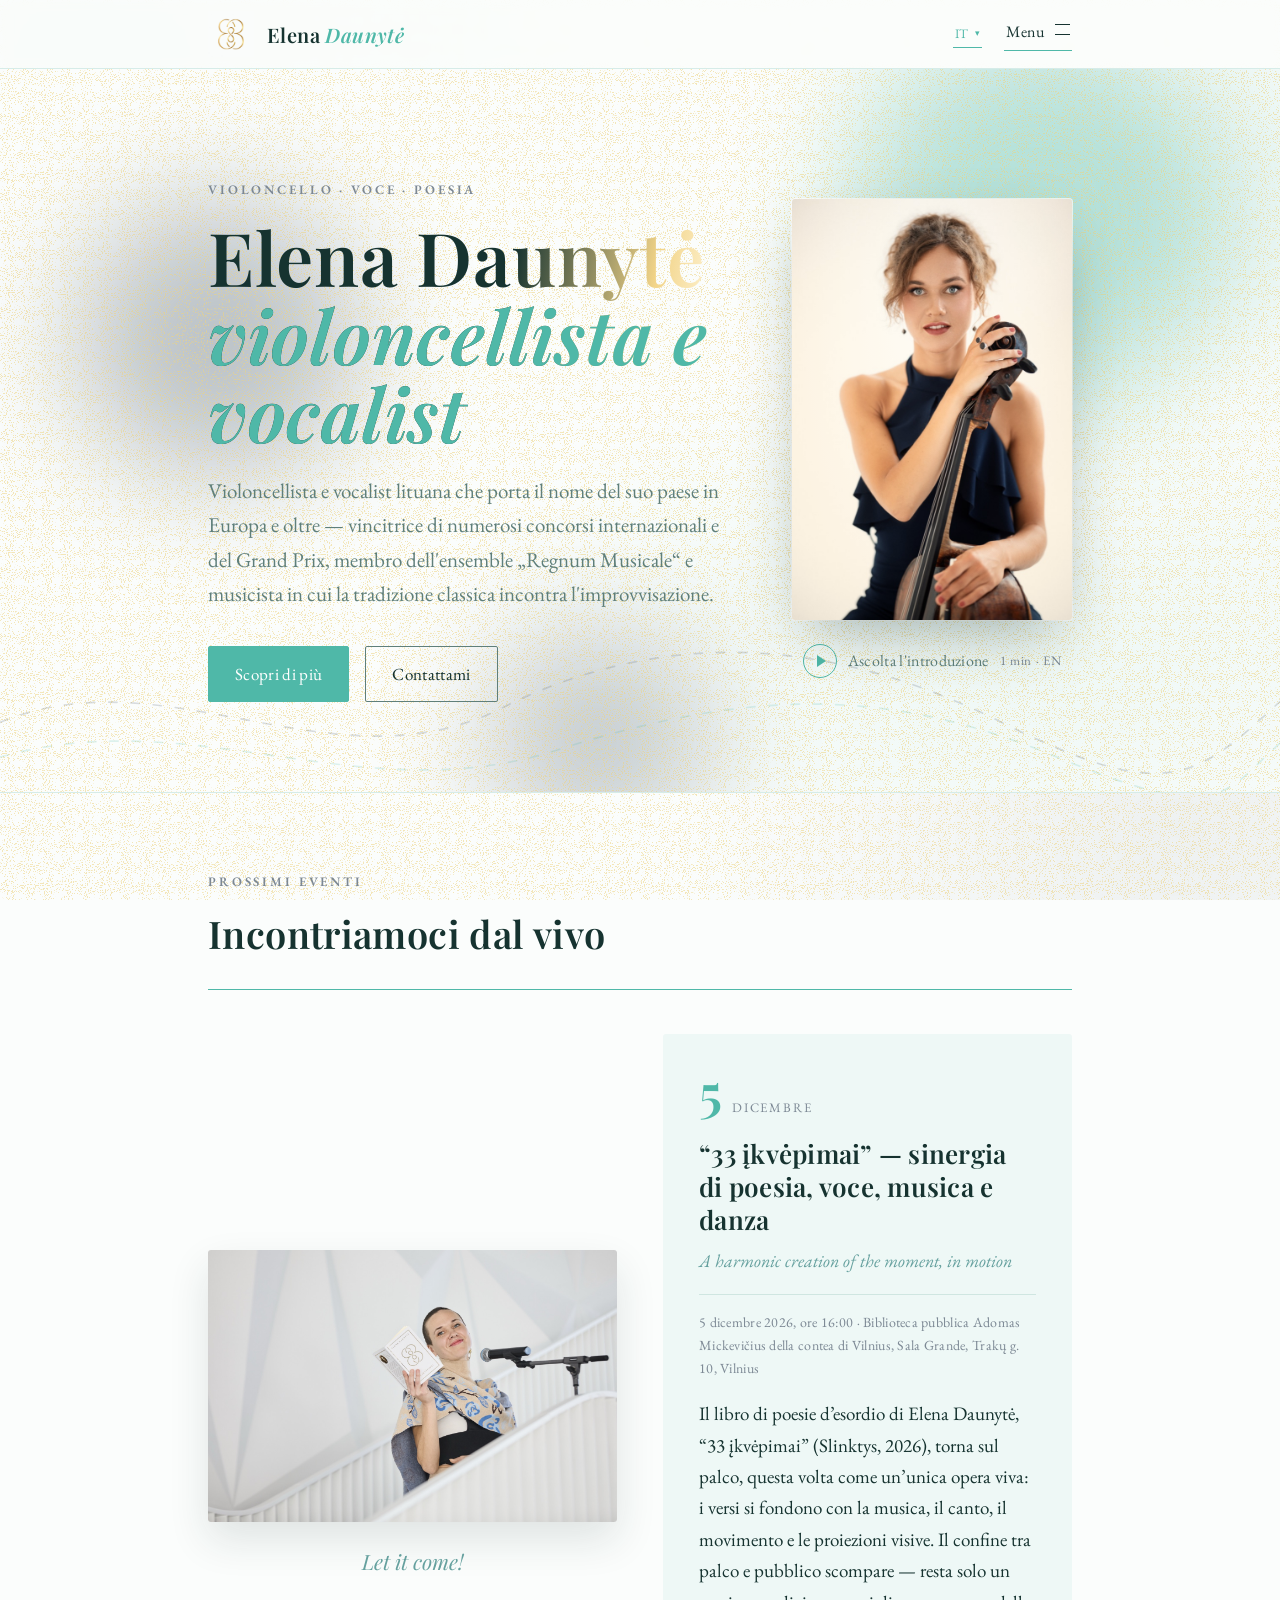
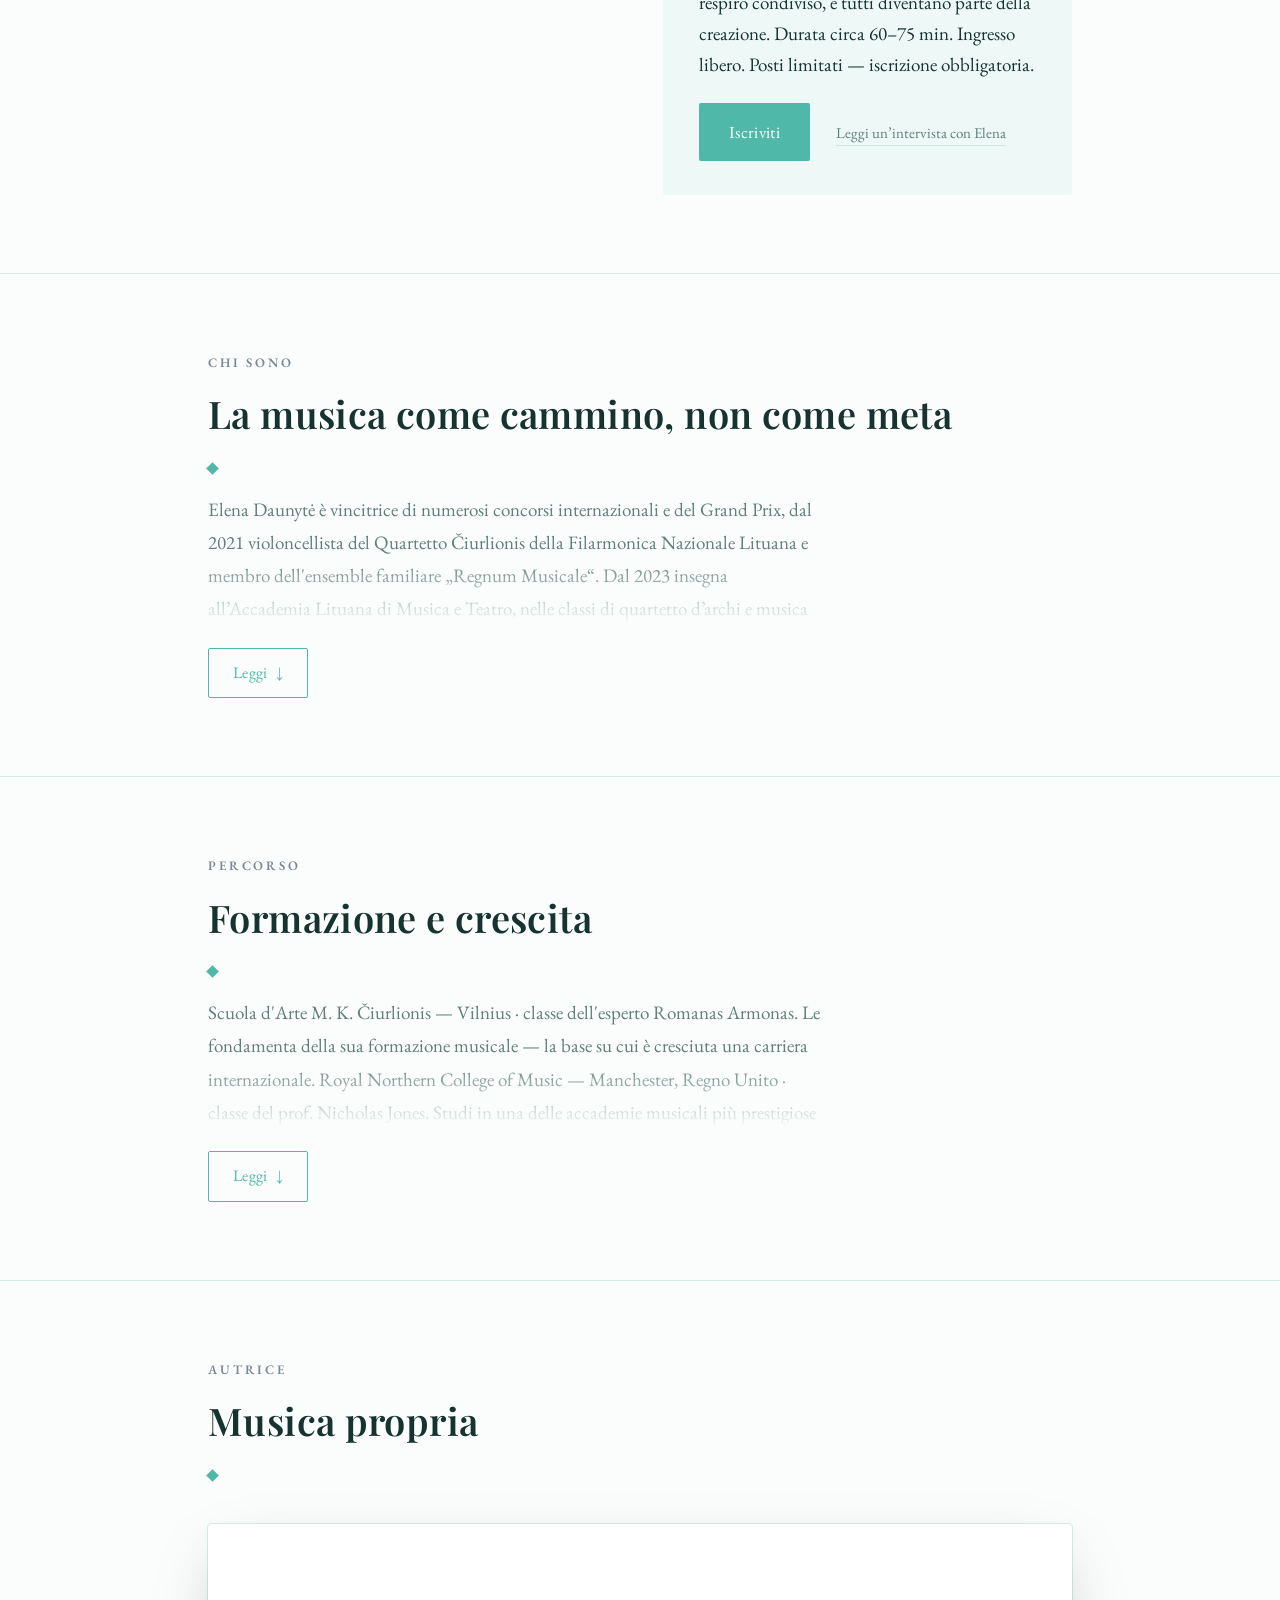
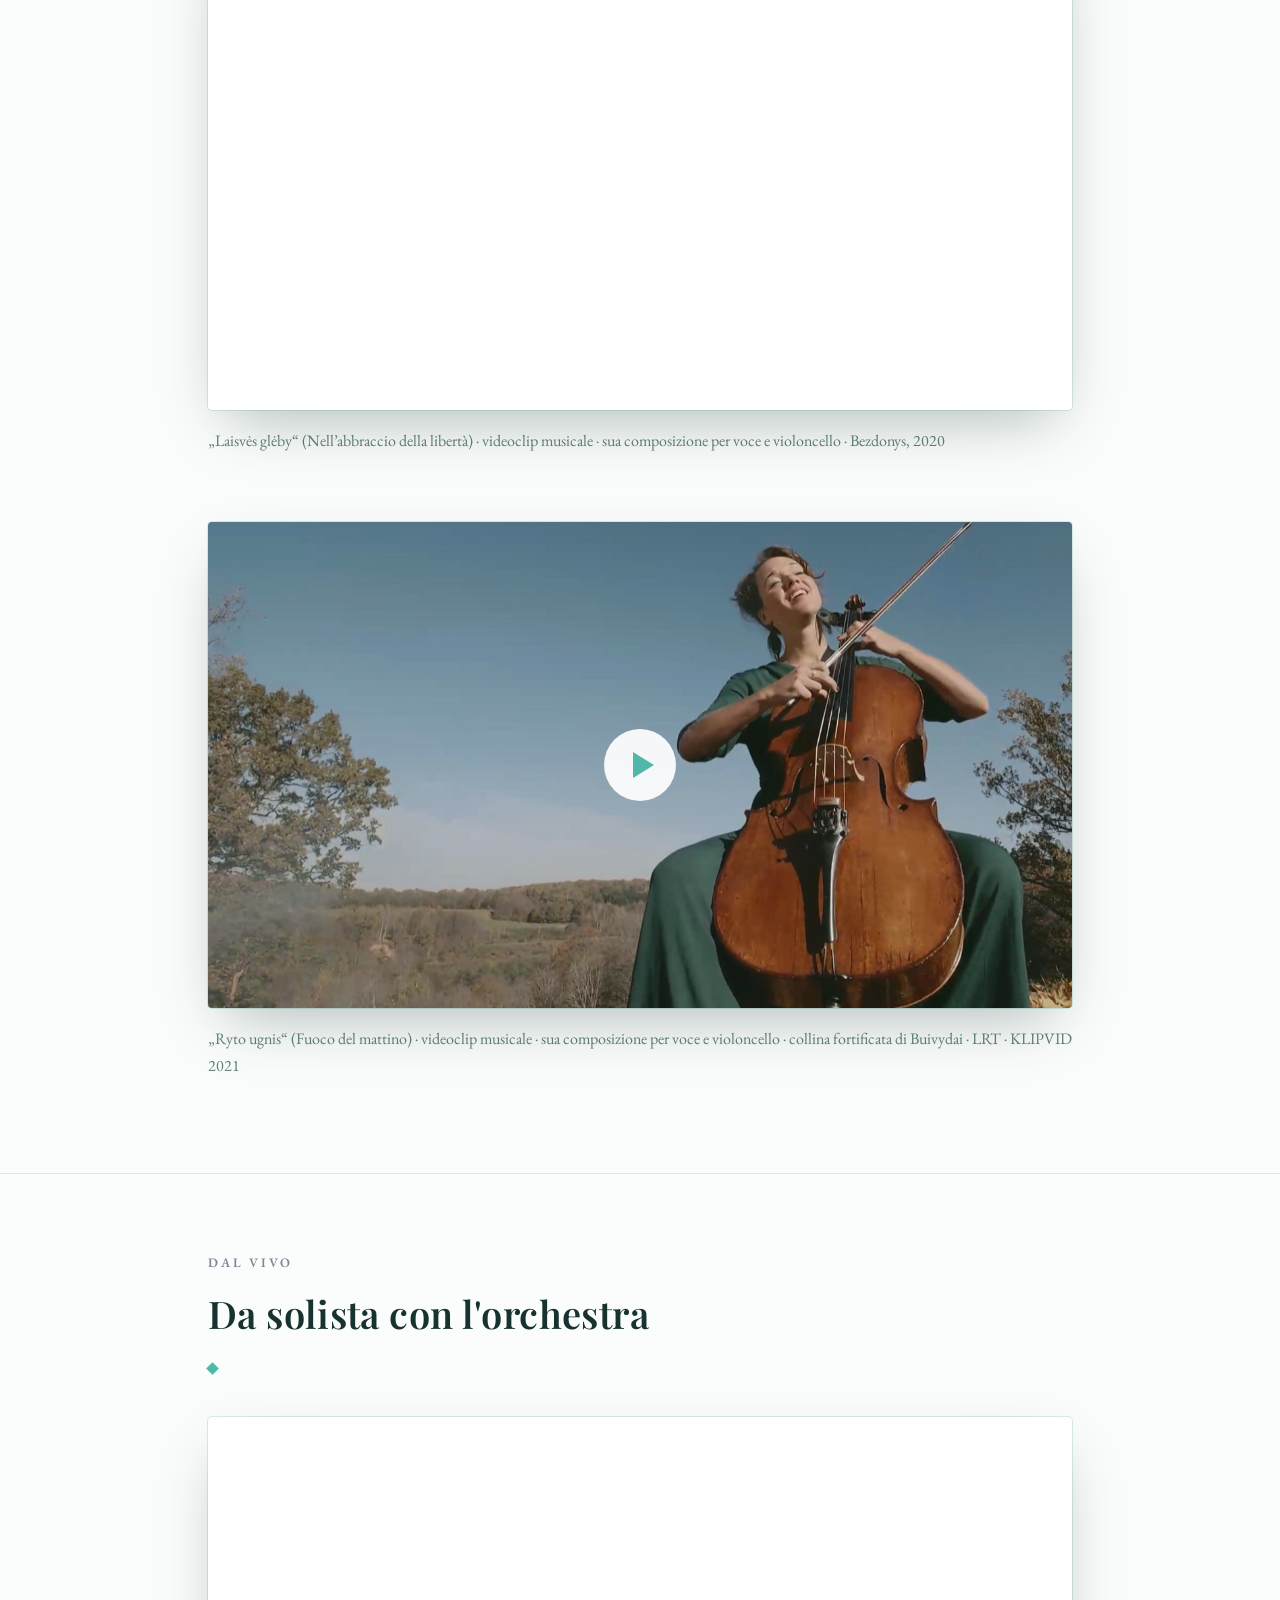
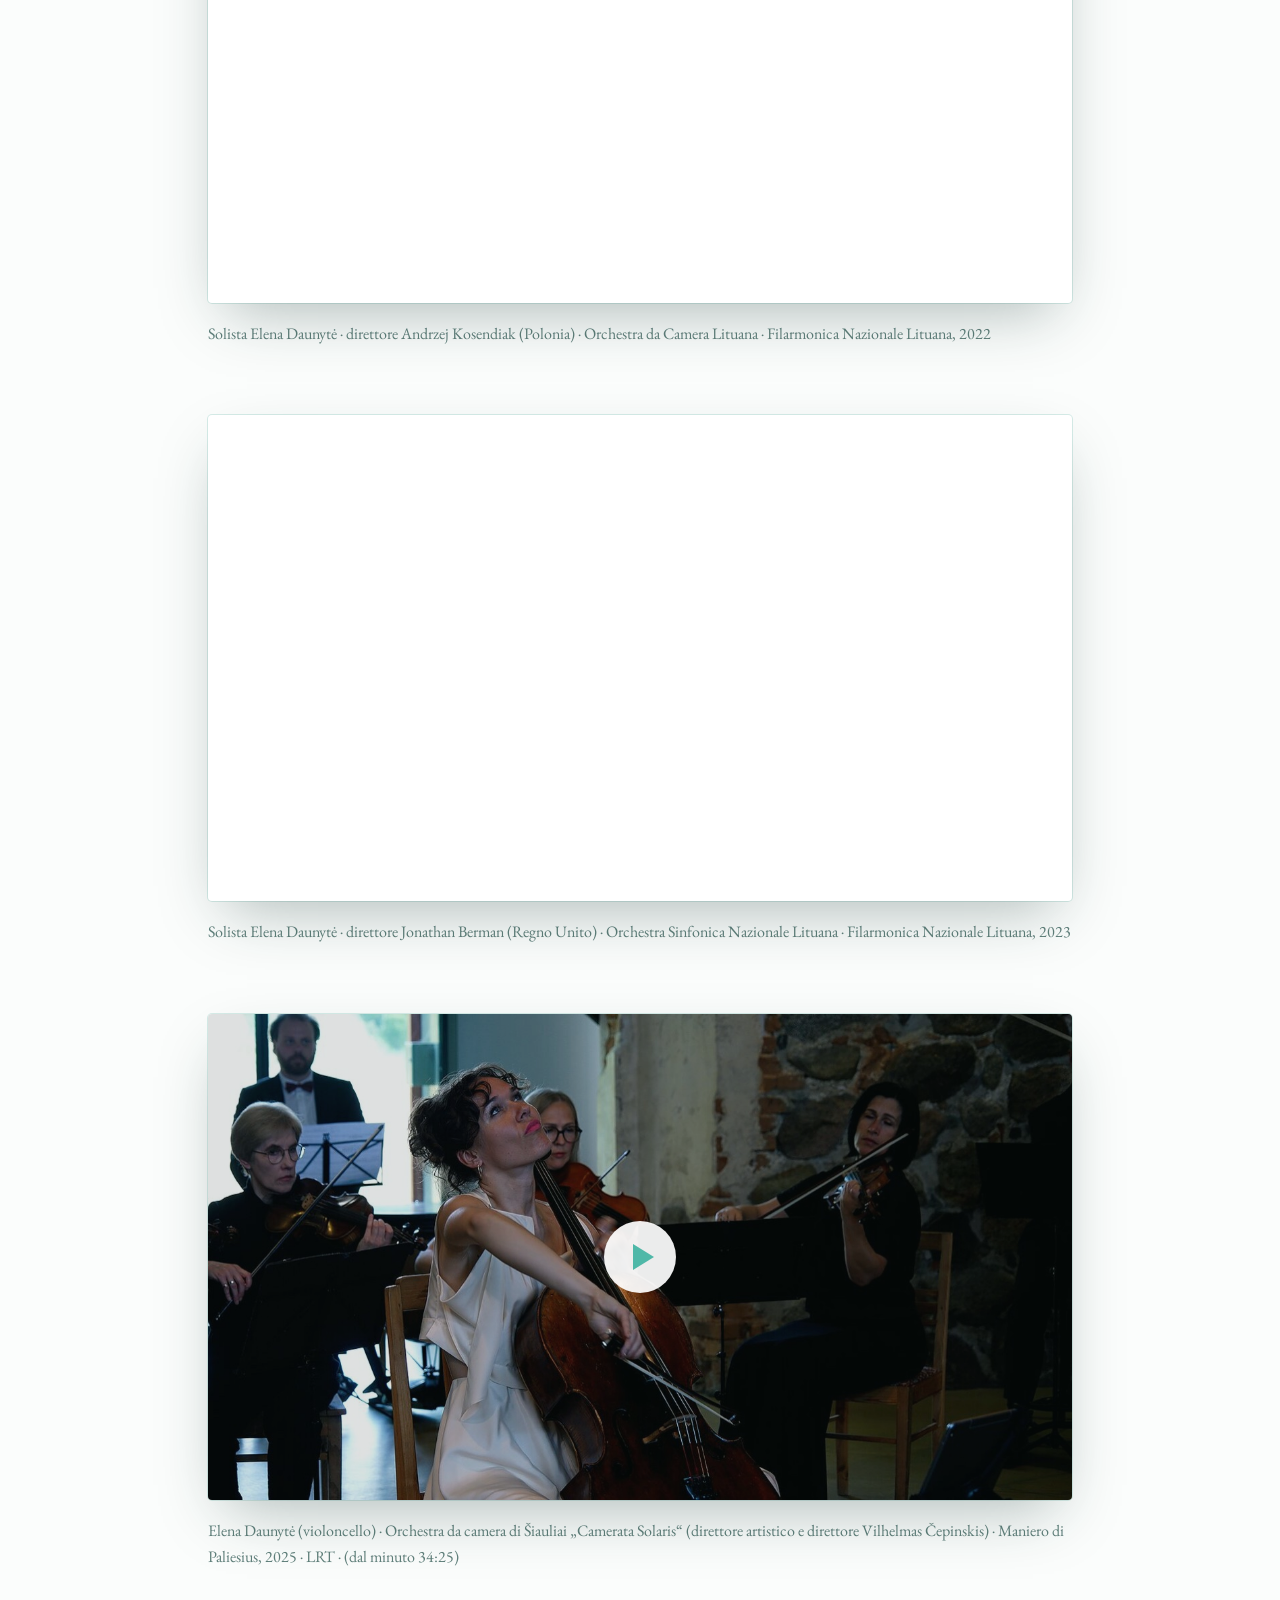
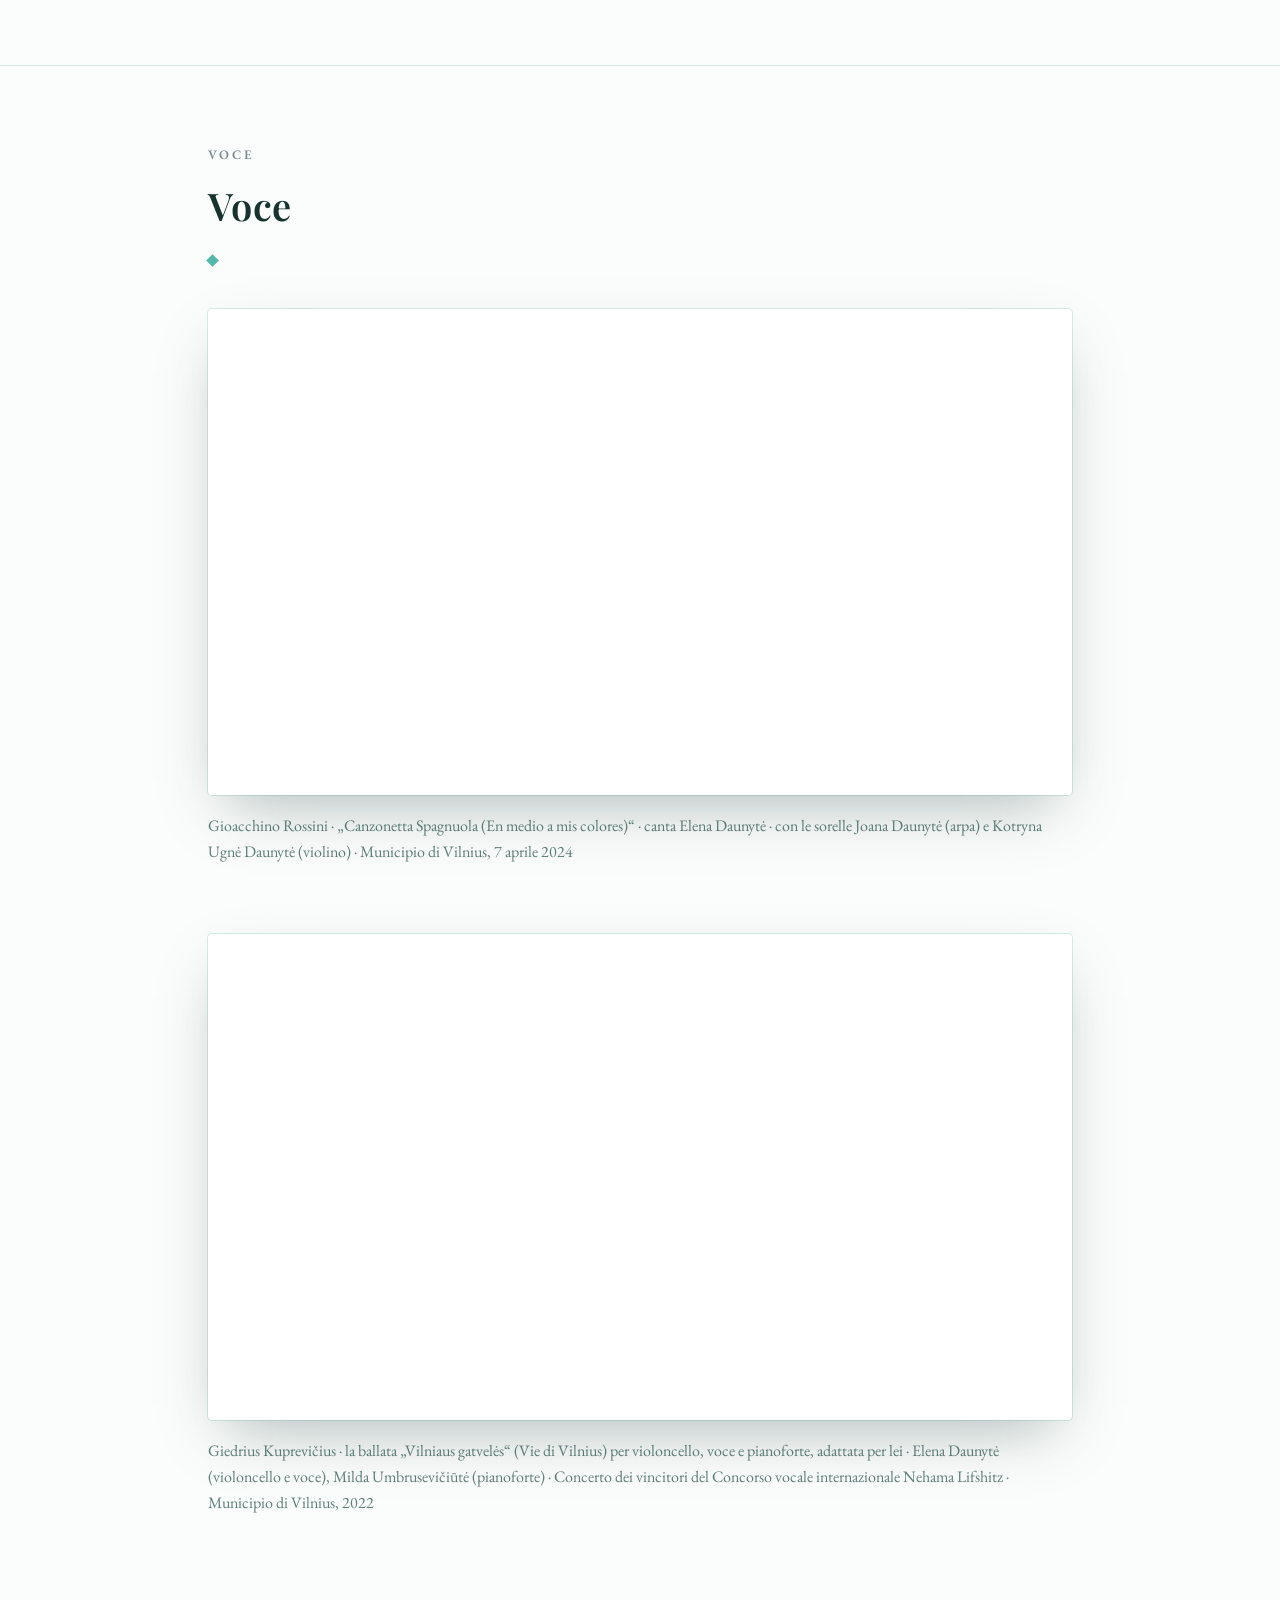
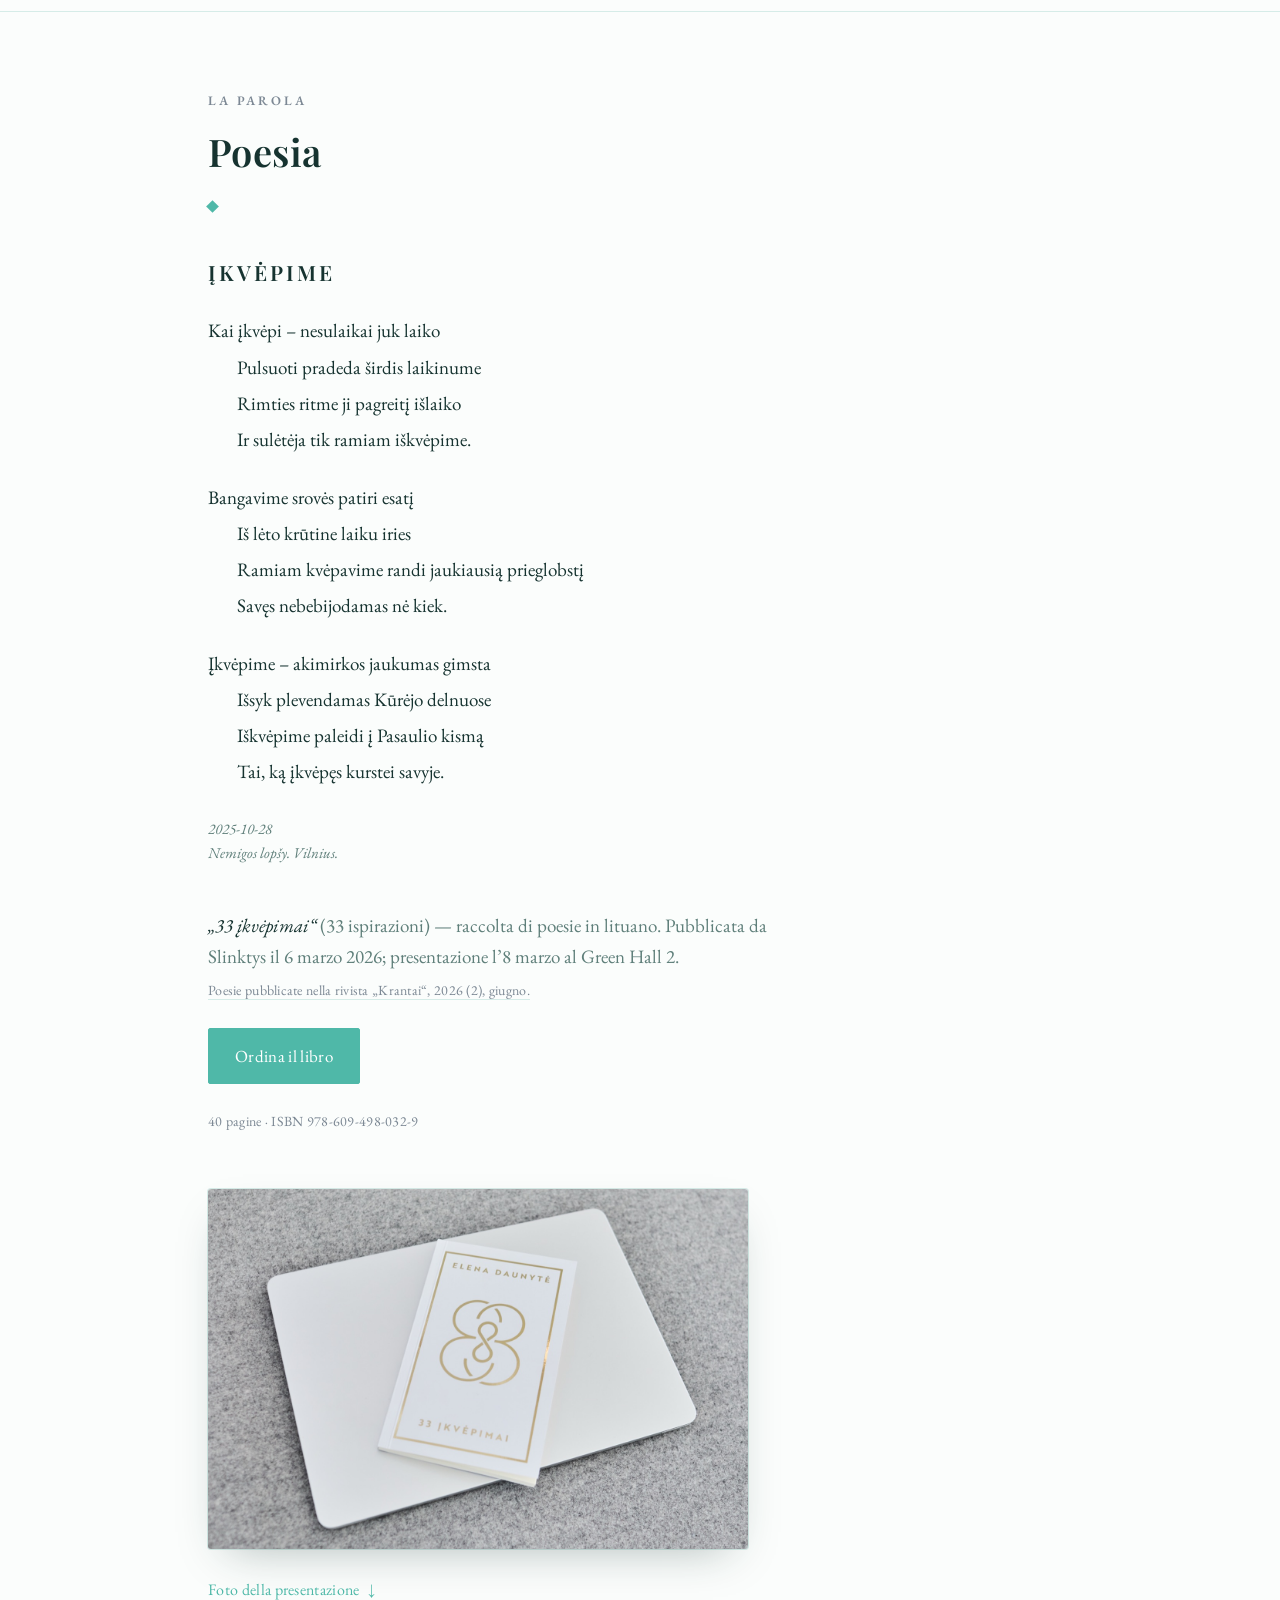
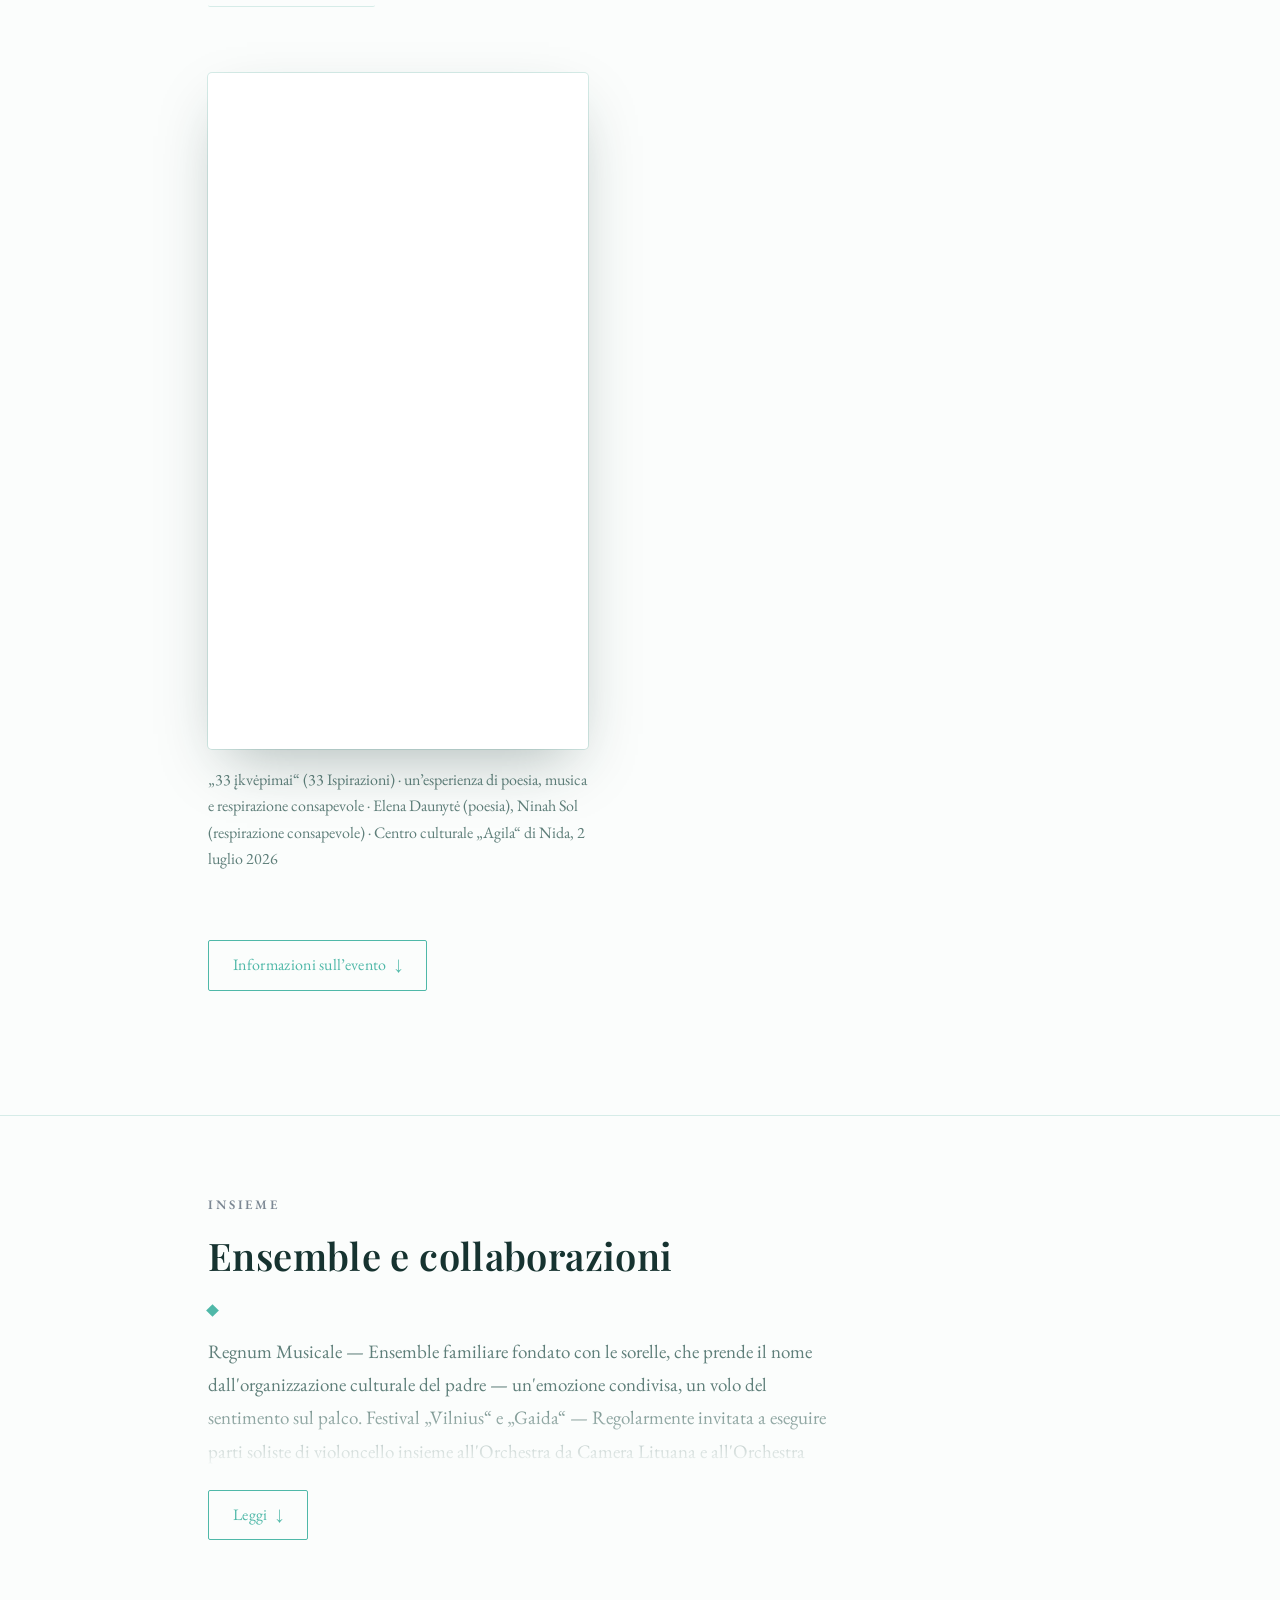
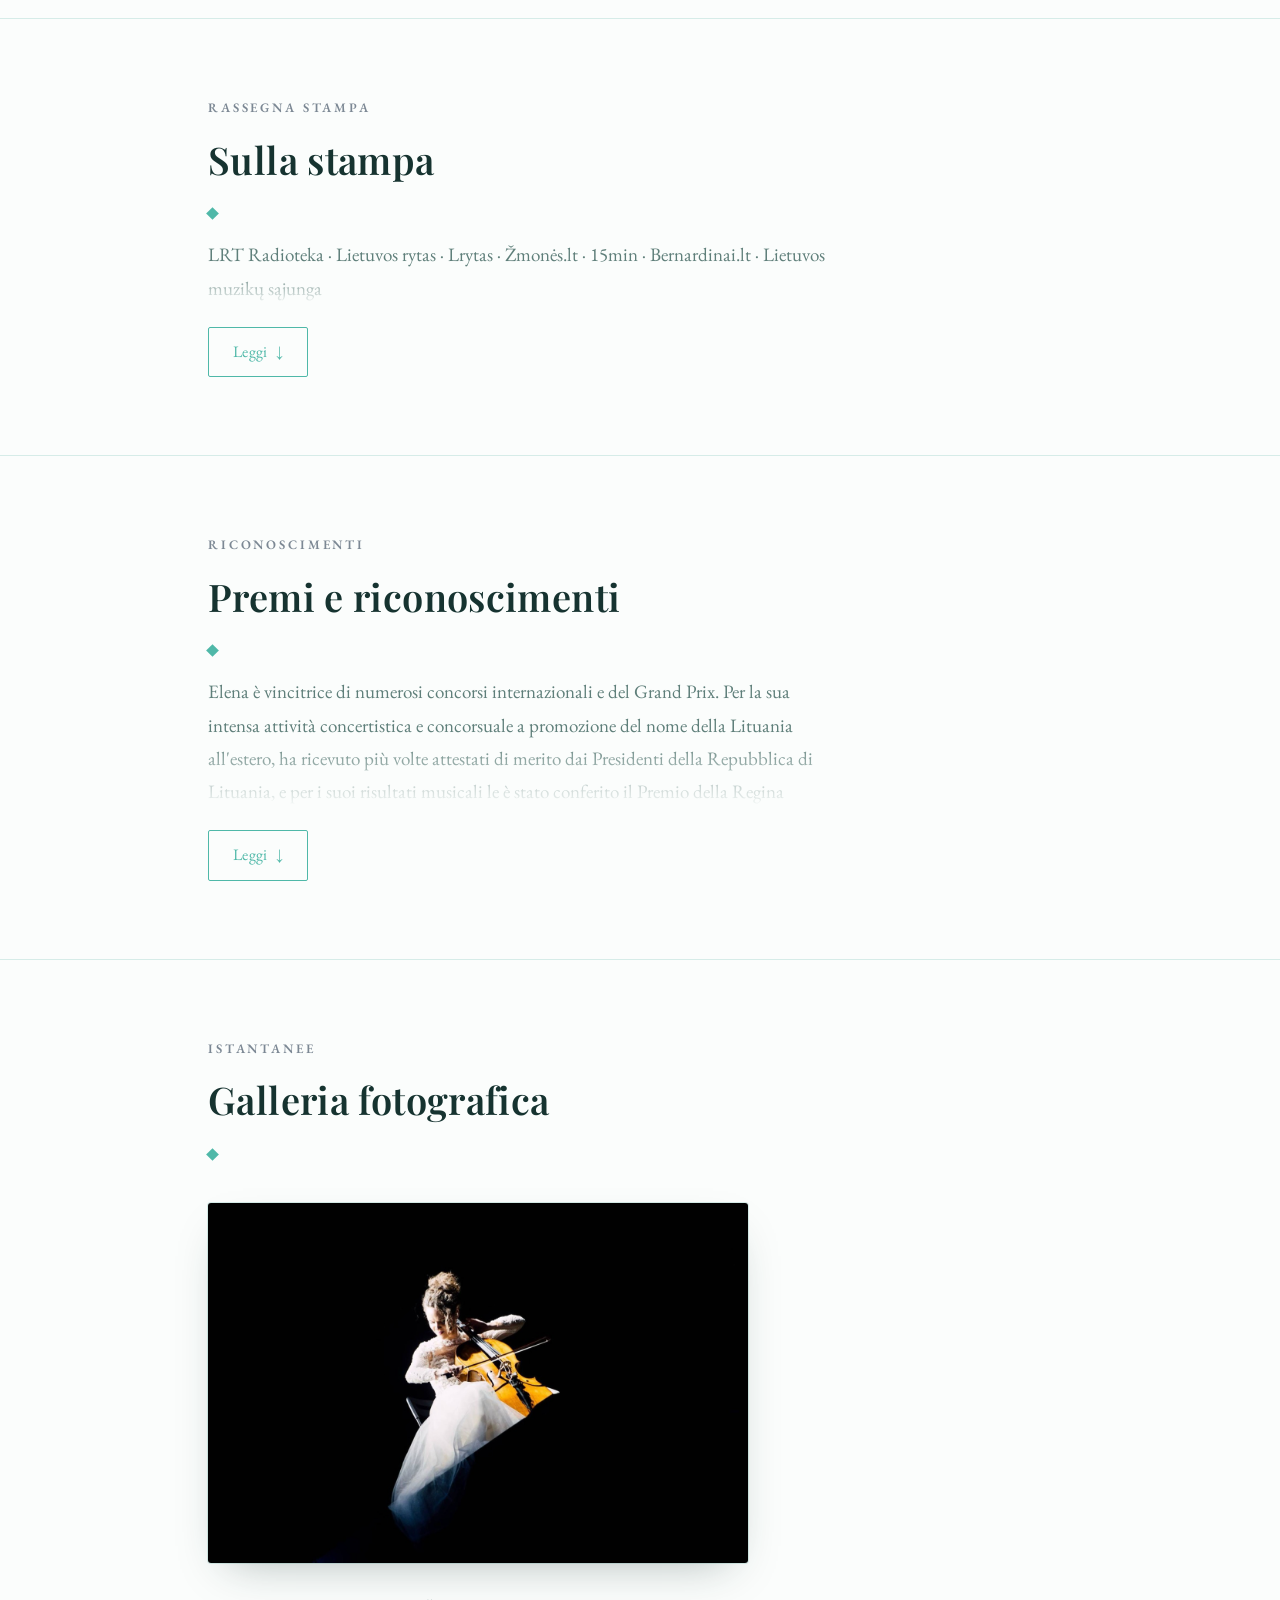
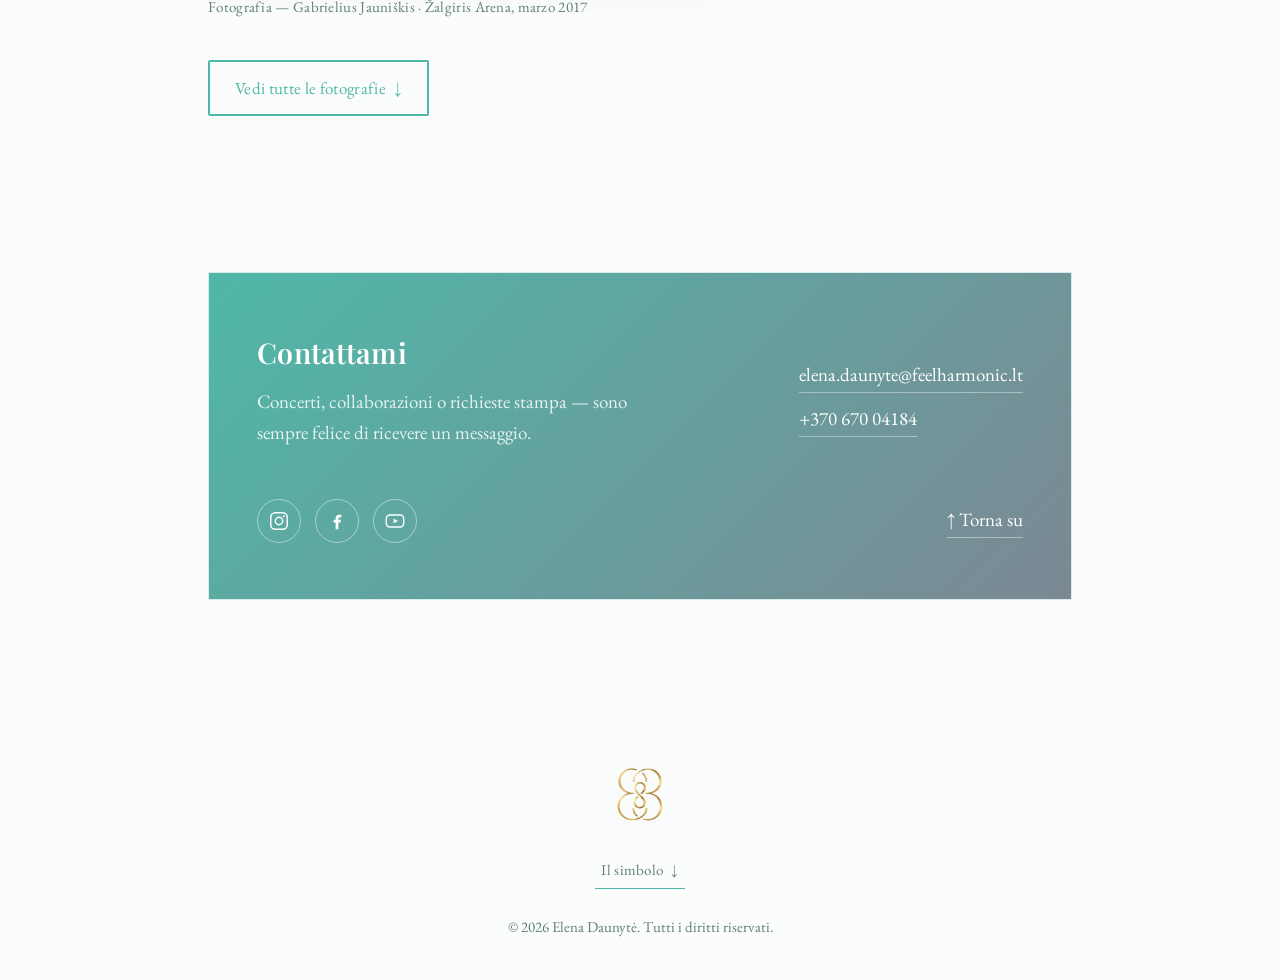
<file: it/index.html>
<!DOCTYPE html>
<html lang="it">
<head>
<meta charset="UTF-8">
<meta name="viewport" content="width=device-width, initial-scale=1.0">
<title>Elena Daunytė — Violoncellista e vocalist</title>
<meta name="description" content="Elena Daunytė — violoncellista, vocalist e docente all’Accademia Lituana di Musica e Teatro. Vincitrice di concorsi internazionali e del Grand Prix.">
<link rel="icon" href="/favicon.ico?v=2" sizes="32x32">
<link rel="icon" type="image/png" sizes="48x48" href="/img/favicon-48.png?v=2">
<link rel="icon" type="image/png" sizes="96x96" href="/img/favicon-96.png?v=2">
<link rel="icon" type="image/png" sizes="192x192" href="/img/icon-192.png?v=2">
<link rel="apple-touch-icon" sizes="180x180" href="/img/apple-touch-icon.png?v=2">
<link rel="manifest" href="/site.webmanifest">
<meta name="theme-color" content="#fbfdfc">
<link rel="alternate" hreflang="lt" href="https://elenadaunyte.com/">
<link rel="alternate" hreflang="en" href="https://elenadaunyte.com/en/">
<link rel="alternate" hreflang="it" href="https://elenadaunyte.com/it/">
<link rel="alternate" hreflang="de" href="https://elenadaunyte.com/de/">
<link rel="alternate" hreflang="fr" href="https://elenadaunyte.com/fr/">
<link rel="alternate" hreflang="sv" href="https://elenadaunyte.com/sv/">
<link rel="alternate" hreflang="x-default" href="https://elenadaunyte.com/">
<link rel="canonical" href="https://elenadaunyte.com/it/">
<meta property="og:type" content="profile">
<meta property="og:site_name" content="Elena Daunytė">
<meta property="og:title" content="Elena Daunytė — Violoncellista e vocalist">
<meta property="og:description" content="Elena Daunytė — violoncellista e vocalist, vincitrice di concorsi internazionali e del Grand Prix, membro dell'ensemble „Regnum Musicale“.">
<meta property="og:url" content="https://elenadaunyte.com/it/">
<meta property="og:image" content="https://elenadaunyte.com/img/elena-hero@2x.jpg">
<meta property="og:locale" content="it_IT">
<meta property="og:locale:alternate" content="lt_LT">
<meta property="og:locale:alternate" content="en_GB">
<meta property="og:locale:alternate" content="de_DE">
<meta property="og:locale:alternate" content="fr_FR">
<meta property="og:locale:alternate" content="sv_SE">
<meta name="twitter:card" content="summary_large_image">
<meta name="twitter:title" content="Elena Daunytė — Violoncellista e vocalist">
<meta name="twitter:description" content="Elena Daunytė — violoncellista e vocalist, vincitrice di concorsi internazionali e del Grand Prix, membro dell'ensemble „Regnum Musicale“.">
<meta name="twitter:image" content="https://elenadaunyte.com/img/elena-hero@2x.jpg">
<script type="application/ld+json">
{
  "@context": "https://schema.org",
  "@type": "Person",
  "name": "Elena Daunytė",
  "url": "https://elenadaunyte.com/it/",
  "image": "https://elenadaunyte.com/img/elena-hero@2x.jpg",
  "jobTitle": "Violoncellista e vocalist",
  "worksFor": [
    {
      "@type": "PerformingGroup",
      "name": "Filarmonica Nazionale Lituana",
      "url": "https://www.filharmonija.lt/"
    },
    {
      "@type": "CollegeOrUniversity",
      "name": "Accademia Lituana di Musica e Teatro",
      "url": "https://lmta.lt/"
    }
  ],
  "description": "Elena Daunytė — violoncellista, vocalist e docente all’Accademia Lituana di Musica e Teatro. Vincitrice di concorsi internazionali e del Grand Prix.",
  "email": "mailto:elena.daunyte@feelharmonic.lt",
  "telephone": "+37067004184",
  "sameAs": [
    "https://www.instagram.com/elenadaunyte/",
    "https://www.facebook.com/elena.daunyte/",
    "https://www.youtube.com/@elenadaunyte370",
    "https://lmta.lt/en/darbuotojas/elena-daunyte/",
    "https://www.solartis.lt/atlikejai/elena-daunyte/"
  ],
  "alumniOf": [
    {
      "@type": "CollegeOrUniversity",
      "name": "Lietuvos muzikos ir teatro akademija"
    },
    {
      "@type": "CollegeOrUniversity",
      "name": "Royal Northern College of Music"
    }
  ],
  "memberOf": [
    {
      "@type": "MusicGroup",
      "name": "Regnum Musicale"
    },
    {
      "@type": "MusicGroup",
      "name": "Čiurlionio kvartetas"
    }
  ]
}
</script>
<script type="application/ld+json">
{
  "@context": "https://schema.org",
  "@type": "Book",
  "name": "33 įkvėpimai",
  "author": {
    "@type": "Person",
    "name": "Elena Daunytė",
    "url": "https://elenadaunyte.com/"
  },
  "publisher": {
    "@type": "Organization",
    "name": "Slinktys"
  },
  "datePublished": "2026-03-06",
  "isbn": "978-609-498-032-9",
  "numberOfPages": 40,
  "inLanguage": "lt",
  "genre": "Poetry",
  "image": "https://elenadaunyte.com/img/poezija/knyga.jpg",
  "url": "https://elenadaunyte.com/it/#poetry"
}
</script>
<link rel="preconnect" href="https://fonts.googleapis.com">
<link rel="preconnect" href="https://fonts.gstatic.com" crossorigin>
<link href="https://fonts.googleapis.com/css2?family=Playfair+Display:ital,wght@0,400;0,500;0,600;1,400&family=EB+Garamond:ital,wght@0,400;0,500;1,400&display=swap" rel="stylesheet">
<link rel="stylesheet" href="../style.css?v=126">
</head>
<body>

<header class="site">
  <nav>
    <div class="brand"><a class="brand-mark-link" href="#zenklas" aria-label="Il simbolo"><img class="brand-mark" src="../img/logo.png?v=3" width="46" height="46" alt="" aria-hidden="true"></a><a class="brand-name" href="#top">Elena <em>Daunytė</em></a></div>
    <div class="nav-tools">
        <details class="lang-switch">
        <summary aria-label="Lingua">IT</summary>
        <div class="lang-menu">
        <a href="/" hreflang="lt">LT</a>
        <a href="/en/" hreflang="en">EN</a>
        <a href="/de/" hreflang="de">DE</a>
        <a href="/fr/" hreflang="fr">FR</a>
        <a href="/sv/" hreflang="sv">SV</a>
        </div>
        </details>
      <details class="menu-switch">
        <summary aria-label="Menu">Menu</summary>
        <div class="menu-panel">
          <ul>
            <li><a href="#events">Prossimi eventi</a></li>
            <li><a href="#about">Chi sono</a></li>
            <li><a href="#education">Formazione</a></li>
            <li><a href="#creative">Musica</a></li>
            <li><a href="#solo">Solo</a></li>
            <li><a href="#vocal">Voce</a></li>
            <li><a href="#poetry">Poesia</a></li>
            <li><a href="#ensembles">Ensemble</a></li>
            <li><a href="#media">Sulla stampa</a></li>
            <li><a href="#awards">Riconoscimenti</a></li>
            <li><a href="#gallery">Galleria</a></li>
            <li><a href="#contact">Contatti</a></li>
            <li><a href="#zenklas">Il simbolo</a></li>
          </ul>
        </div>
      </details>
    </div>
  </nav>
</header>

<main id="top">

  <section class="hero" style="border-top:none;padding-top:110px;">
    <div class="hero-bg" aria-hidden="true">
      <span class="orb orb-1"></span>
      <span class="orb orb-2"></span>
      <span class="orb orb-3"></span>
    </div>
    <svg class="hero-wave" viewBox="0 0 920 120" preserveAspectRatio="none" aria-hidden="true">
      <path d="M0,70 C 120,20 240,120 360,60 S 600,10 720,70 S 860,110 920,55" />
      <path d="M0,95 C 140,55 260,135 400,90 S 640,45 760,95 S 880,120 920,85" />
    </svg>
    <div class="hero-inner">
      <div class="hero-flex">
        <div class="hero-text">
          <div class="kicker kicker-desktop">Violoncello · Voce · Poesia</div>
          <h1>Elena Daunytė<br><em>violoncellista e vocalist</em></h1>
          <p class="lead">
            Violoncellista e vocalist lituana che porta il nome del suo paese in Europa e oltre —
            vincitrice di numerosi concorsi internazionali e del Grand Prix, membro dell'ensemble
            „Regnum Musicale“ e musicista in cui la tradizione classica incontra l'improvvisazione.
          </p>
          <div class="cta">
            <a href="#about" class="btn btn-solid">Scopri di più</a>
            <a href="#contact" class="btn btn-outline">Contattami</a>
          </div>
        </div>
        <div class="hero-photo">
          <div class="kicker kicker-mobile">Violoncello · Voce · Poesia</div>
          <div class="hero-photo-frame">
            <img src="../img/elena-hero.jpg?v=2" srcset="../img/elena-hero.jpg?v=2 666w, ../img/elena-hero@2x.jpg?v=2 887w" sizes="(max-width:760px) 60vw, 280px" width="666" height="1000" alt="Elena Daunytė con il suo violoncello" loading="eager">
          </div>
          <button class="audio-btn" type="button" data-audio="../audio/intro.mp3" data-dur="1 min · EN">
            <span class="audio-icon" aria-hidden="true"></span>
            <span class="audio-label">Ascolta l'introduzione</span>
            <span class="audio-dur">1 min · EN</span>
          </button>
        </div>
      </div>
    </div>
  </section>

  <section id="events">
    <div class="wrap">
      <div class="section-head">
        <div class="kicker">Prossimi eventi</div>
        <h2>Incontriamoci dal vivo</h2>
      </div>
      <article class="event">
        <div class="event-left">
          <figure class="event-photo">
            <img src="../img/poezija/skaito.jpg" width="1400" height="933" alt="Elena Daunytė alla presentazione di “33 įkvėpimai”, il libro aperto fra le mani" loading="lazy">
          </figure>
          <p class="event-end">Let it come!</p>
        </div>
        <div class="event-tx">
          <p class="event-day"><b>5</b><span>dicembre</span></p>
          <h3>“33 įkvėpimai” — sinergia di poesia, voce, musica e danza</h3>
          <p class="event-motto">A harmonic creation of the moment, in motion</p>
          <p class="event-meta">5 dicembre 2026, ore 16:00 · Biblioteca pubblica Adomas Mickevičius della contea di Vilnius, Sala Grande, Trakų g. 10, Vilnius</p>
          <p>Il libro di poesie d’esordio di Elena Daunytė, “33 įkvėpimai” (Slinktys, 2026), torna sul palco, questa volta come un’unica opera viva: i versi si fondono con la musica, il canto, il movimento e le proiezioni visive. Il confine tra palco e pubblico scompare — resta solo un respiro condiviso, e tutti diventano parte della creazione. Durata circa 60–75 min. Ingresso libero. Posti limitati — iscrizione obbligatoria.</p>
          <a class="event-btn" href="https://docs.google.com/forms/d/e/1FAIpQLSekMrQQLSZhiER8FZRTW8T10vxk3zy3NHXZMo21MDBY-iYDOQ/viewform" target="_blank" rel="noopener">Iscriviti</a>
          <a class="event-extra" href="https://www.lrytas.lt/kultura/scena/2018/03/31/news/elena-daunyte-jei-buciau-turejusi-teti-nezinia-ar-muzika-ar-literatura-butu-likusi-fone--5551622" target="_blank" rel="noopener">Leggi un’intervista con Elena</a>
        </div>
      </article>
    </div>
  </section>

  <section id="about">
    <div class="wrap">
      <details class="fold">
        <summary>
  <div class="section-head">
            <div class="kicker">Chi sono</div>
            <h2>La musica come cammino, non come meta</h2>
          </div>
          <p class="fold-teaser">Elena Daunytė è vincitrice di numerosi concorsi internazionali e del Grand Prix, dal 2021 violoncellista del Quartetto Čiurlionis della Filarmonica Nazionale Lituana e membro dell'ensemble familiare „Regnum Musicale“. Dal 2023 insegna all’Accademia Lituana di Musica e Teatro, nelle classi di quartetto d’archi e musica da camera. Come solista e musicista da camera si è esibita in concorsi, festival e masterclass la cui geografia spazia da Lettonia,</p>
          <span class="fold-toggle"><span class="fold-c">Leggi</span><span class="fold-o">Chiudi</span></span>
        </summary>
        <div class="about-grid fold-body">
      <div>
                <p>
          Elena Daunytė è vincitrice di numerosi concorsi internazionali e del Grand Prix, dal 2021 violoncellista del Quartetto Čiurlionis della Filarmonica Nazionale Lituana e membro dell'ensemble familiare „Regnum Musicale“. Dal 2023 insegna all’Accademia Lituana di Musica e Teatro, nelle classi di quartetto d’archi e musica da camera. Come solista e
          musicista da camera si è esibita in concorsi, festival e masterclass la cui geografia
          spazia da Lettonia, Germania, Svizzera, Croazia, Russia, Austria, Paesi Bassi, Italia,
          Spagna, Ungheria e Regno Unito fino a Hong Kong, Shanghai e Stati Uniti.
        </p>
        <p>
          Come solista ha suonato con l'Orchestra da Camera Lituana, l'Orchestra Sinfonica
          Nazionale Lituana, l'Orchestra Sinfonica di Stato Lituana, le orchestre di Riga, Kaunas
          e dell'Accademia di Musica e Teatro della Lituania, nonché con le orchestre del Royal
          College of Music e di Halifax, sotto la direzione di Andrzej Kosendiak, Jonathan Berman,
          Modestas Pitrėnas, Sergei Krylov, Saulius Sondeckis, Vilmantas Kaliūnas, Martynas
          Staškus, Nicholas Simpson e Clark Rundell.
        </p>
        <p>
          È regolarmente invitata a eseguire parti soliste di violoncello ai festival „Vilnius“ e
          „Gaida“ insieme all'Orchestra da Camera Lituana e all'Orchestra Sinfonica Nazionale
          Lituana, e il suo percorso artistico è stato sostenuto dalla Fondazione S. Karosas, dal
          Fondo di Sostegno ai Musicisti, da Rotary International e dai club Rotary di Perkūnas e
          Vilnius, in collaborazione con il Consiglio Lituano per la Cultura.
        </p>
        <p>
          Da alcuni anni Elena studia anche canto con il professor Vladimir Prudnikov e inserisce
          brani vocali nei suoi programmi di concerto. Sperimenta l'unione di violoncello e voce,
          alla ricerca di nuove armonie e possibilità per la sintesi dei due strumenti.
        </p>
      </div>
      <blockquote>
        „Ciò che conta di più è la crescita — e la gioia più profonda che nasce dal processo stesso
        del migliorarsi.“
        <footer>Elena Daunytė</footer>
      </blockquote>
        </div>
      </details>

    </div>
  </section>

  <section id="education">
    <div class="wrap">
      <details class="fold">
        <summary>
  <div class="section-head">
          <div class="kicker">Percorso</div>
          <h2>Formazione e crescita</h2>
        </div>
          <p class="fold-teaser">Scuola d'Arte M. K. Čiurlionis — Vilnius · classe dell'esperto Romanas Armonas. Le fondamenta della sua formazione musicale — la base su cui è cresciuta una carriera internazionale. Royal Northern College of Music — Manchester, Regno Unito · classe del prof. Nicholas Jones. Studi in una delle accademie musicali più prestigiose d'Europa. Accademia di Musica e Teatro della Lituania — Laurea</p>
          <span class="fold-toggle"><span class="fold-c">Leggi</span><span class="fold-o">Chiudi</span></span>
        </summary>
        <div class="fold-body">
            <ul class="timeline">
        <li>
          <h3>Scuola d'Arte M. K. Čiurlionis</h3>
          <div class="meta">Vilnius · classe dell'esperto Romanas Armonas</div>
          <p>Le fondamenta della sua formazione musicale — la base su cui è cresciuta una carriera
             internazionale.</p>
        </li>
        <li>
          <h3>Royal Northern College of Music</h3>
          <div class="meta">Manchester, Regno Unito · classe del prof. Nicholas Jones</div>
          <p>Studi in una delle accademie musicali più prestigiose d'Europa.</p>
        </li>
        <li>
          <h3>Accademia di Musica e Teatro della Lituania</h3>
          <div class="meta">Laurea magistrale · classe del prof. Rimantas Armonas</div>
          <p>Studi avanzati di violoncello a Vilnius, rappresentando attivamente l'accademia in
             eventi nazionali e internazionali.</p>
        </li>
        <li>
          <h3>Masterclass</h3>
          <div class="meta">Giovanni Sollima · David Geringas · Frans Helmerson · Troels Svane · Karine Georgian</div>
          <p>Una crescita costante accanto a violoncellisti di fama mondiale.</p>
        </li>
      </ul>
        </div>
      </details>
    </div>
  </section>

  <section id="creative">
    <div class="wrap">
      <div class="section-head">
        <div class="kicker">Autrice</div>
        <h2>Musica propria</h2>
      </div>
      <div class="video-list">
        <div class="video-item">
          <div class="video-wrap">
            <iframe src="https://www.youtube.com/embed/FFScbCtDrRs" title="Elena Daunytė — „Laisvės glėby“, composizione per voce e violoncello" allow="accelerometer; autoplay; clipboard-write; encrypted-media; gyroscope; picture-in-picture; web-share" allowfullscreen loading="lazy"></iframe>
          </div>
          <p class="video-caption">„Laisvės glėby“ (Nell’abbraccio della libertà) · videoclip musicale · sua composizione per voce e violoncello · Bezdonys, 2020</p>
        </div>
        <div class="video-item">
          <a class="video-link" href="https://www.lrt.lt/mediateka/irasas/2000197212/klipvid-2021-elena-daunyte-ryto-ugnis" target="_blank" rel="noopener">
            <img src="../img/ryto-ugnis.jpg?v=3" width="1280" height="720" alt="Elena Daunytė suona il violoncello all'aperto — fotogramma dal video „Ryto ugnis“" loading="lazy">
            <span class="video-play" aria-hidden="true"></span>
          </a>
          <p class="video-caption">„Ryto ugnis“ (Fuoco del mattino) · videoclip musicale · sua composizione per voce e violoncello · collina fortificata di Buivydai · LRT · KLIPVID 2021</p>
        </div>
      </div>
    </div>
  </section>

  <section id="solo">
    <div class="wrap">
      <div class="section-head">
        <div class="kicker">Dal vivo</div>
        <h2>Da solista con l'orchestra</h2>
      </div>
      <div class="video-list">
        <div class="video-item">
          <div class="video-wrap">
            <iframe src="https://www.youtube.com/embed/J5zQgMTAaGM" title="C. P. E. Bach — Concerto per violoncello in La maggiore, Wq. 172, Elena Daunytė" allow="accelerometer; autoplay; clipboard-write; encrypted-media; gyroscope; picture-in-picture; web-share" allowfullscreen loading="lazy"></iframe>
          </div>
          <p class="video-caption">Solista Elena Daunytė · direttore Andrzej Kosendiak (Polonia) · Orchestra da Camera Lituana · Filarmonica Nazionale Lituana, 2022</p>
        </div>
        <div class="video-item">
          <div class="video-wrap">
            <iframe src="https://www.youtube.com/embed/HVEwcbf8XV4" title="Elena Daunytė, Orchestra Sinfonica Nazionale Lituana, dir. Jonathan Berman" allow="accelerometer; autoplay; clipboard-write; encrypted-media; gyroscope; picture-in-picture; web-share" allowfullscreen loading="lazy"></iframe>
          </div>
          <p class="video-caption">Solista Elena Daunytė · direttore Jonathan Berman (Regno Unito) · Orchestra Sinfonica Nazionale Lituana · Filarmonica Nazionale Lituana, 2023</p>
        </div>
        <div class="video-item">
          <a class="video-link" href="https://www.lrt.lt/mediateka/irasas/2000424262/dedikacija-m-k-ciurlioniui" target="_blank" rel="noopener">
            <img src="../img/dedikacija.jpg" width="1280" height="720" alt="Elena Daunytė suona il violoncello con l'orchestra — concerto „Dedica a M. K. Čiurlionis“" loading="lazy">
            <span class="video-play" aria-hidden="true"></span>
          </a>
          <p class="video-caption">Elena Daunytė (violoncello) · Orchestra da camera di Šiauliai „Camerata Solaris“ (direttore artistico e direttore Vilhelmas Čepinskis) · Maniero di Paliesius, 2025 · LRT · (dal minuto 34:25)</p>
        </div>
      </div>
    </div>
  </section>
  <section id="vocal">
    <div class="wrap">
      <div class="section-head">
        <div class="kicker">Voce</div>
        <h2>Voce</h2>
      </div>
      <div class="video-list">
        <div class="video-item">
          <div class="video-wrap">
            <iframe src="https://www.youtube.com/embed/H9I5WiS2I4A" title="Elena Daunytė canta la „Canzonetta Spagnuola“ di Rossini al Municipio di Vilnius"
                    loading="lazy" allowfullscreen
                    allow="accelerometer; clipboard-write; encrypted-media; gyroscope; picture-in-picture"></iframe>
          </div>
          <p class="video-caption">Gioacchino Rossini · „Canzonetta Spagnuola (En medio a mis colores)“ · canta Elena Daunytė · con le sorelle Joana Daunytė (arpa) e Kotryna Ugnė Daunytė (violino) · Municipio di Vilnius, 7 aprile 2024</p>
        </div>
        <div class="video-item">
          <div class="video-wrap">
            <iframe src="https://www.youtube.com/embed/0CZVfDlwlAM" title="Elena Daunytė al Concorso vocale internazionale Nehama Lifshitz"
                    loading="lazy" allowfullscreen
                    allow="accelerometer; clipboard-write; encrypted-media; gyroscope; picture-in-picture"></iframe>
          </div>
          <p class="video-caption">Giedrius Kuprevičius · la ballata „Vilniaus gatvelės“ (Vie di Vilnius) per violoncello, voce e pianoforte, adattata per lei · Elena Daunytė (violoncello e voce), Milda Umbrusevičiūtė (pianoforte) · Concerto dei vincitori del Concorso vocale internazionale Nehama Lifshitz · Municipio di Vilnius, 2022</p>
        </div>
      </div>
    </div>
  </section>

  <section id="poetry">
    <div class="wrap">
      <div class="section-head">
        <div class="kicker">La parola</div>
        <h2>Poesia</h2>
      </div>
      <div class="poems">
        <div class="poem">
          <h4 class="poem-title">Įkvėpime</h4>
          <p class="poem-stanza">Kai įkvėpi – nesulaikai juk laiko<br>
Pulsuoti pradeda širdis laikinume<br>
Rimties ritme ji pagreitį išlaiko<br>
Ir sulėtėja tik ramiam iškvėpime.</p>
          <p class="poem-stanza">Bangavime srovės patiri esatį<br>
Iš lėto krūtine laiku iries<br>
Ramiam kvėpavime randi jaukiausią prieglobstį<br>
Savęs nebebijodamas nė kiek.</p>
          <p class="poem-stanza">Įkvėpime – akimirkos jaukumas gimsta<br>
Išsyk plevendamas Kūrėjo delnuose<br>
Iškvėpime paleidi į Pasaulio kismą<br>
Tai, ką įkvėpęs kurstei savyje.</p>
          <p class="poem-meta">2025-10-28<br>Nemigos lopšy. Vilnius.</p>
        </div>
      </div>
        <p class="poetry-intro"><em>„33 įkvėpimai“</em> (33 ispirazioni) — raccolta di poesie in lituano. Pubblicata da Slinktys il 6 marzo 2026; presentazione l’8 marzo al Green Hall 2.</p>
        <p class="poetry-pub"><a href="#krantai">Poesie pubblicate nella rivista „Krantai“, 2026 (2), giugno.</a></p>
      <div class="book-buy">
        <a class="btn btn-solid" href="mailto:info@feelharmonic.lt?subject=%2233%20%C4%AFkv%C4%97pimai%22%20%E2%80%94%20ordine&amp;body=Hello%2C%0AI%20would%20like%20to%20order%20the%20book%20%2233%20%C4%AFkv%C4%97pimai%22.%0A%0ANumber%20of%20copies%3A%20%0AName%3A%20%0ADelivery%20address%20or%20parcel%20locker%3A%20%0A%0A%E2%94%80%E2%94%80%E2%94%80%E2%94%80%E2%94%80%E2%94%80%E2%94%80%E2%94%80%E2%94%80%20%E2%9C%A8%20%E2%94%80%E2%94%80%E2%94%80%E2%94%80%E2%94%80%E2%94%80%E2%94%80%E2%94%80%E2%94%80%0A%0AAmount%3A%20whatever%20the%20book%20is%20worth%20to%20you%0ABeneficiario%3A%20Elena%20Daunyt%C4%97%0AIBAN%3A%20LT81%207300%200100%208950%209422%0ACausale%3A%20U%C5%BE%20knyg%C4%85%20%E2%80%9E33%20%C4%AFkv%C4%97pimai%E2%80%9C%0A">Ordina il libro</a>
        <p class="book-meta">40 pagine · ISBN 978-609-498-032-9</p>
      </div>
        <div class="gallery gallery-lead">
          <figure>
            <img src="../img/poezija/knyga.jpg" width="1400" height="933" alt="La raccolta di poesie „33 įkvėpimai“" loading="lazy">
          </figure>
        </div>
        <details class="fold fold-gallery">
          <summary><span class="fold-toggle"><span class="fold-c">Foto della presentazione</span><span class="fold-o">Chiudi</span></span></summary>
          <div class="fold-body">
            <div class="gallery">
          <figure>
            <img src="../img/poezija/skaito.jpg" width="1400" height="933" alt="Elena Daunytė legge alla presentazione" loading="lazy">
          </figure>
          <figure>
            <img src="../img/poezija/prie-lango.jpg" width="933" height="1400" alt="Elena Daunytė legge accanto alla finestra" loading="lazy">
          </figure>
          <figure>
            <img src="../img/poezija/erdve.jpg" width="933" height="1400" alt="La presentazione del libro" loading="lazy">
          </figure>
          <figure>
            <img src="../img/poezija/autografai.jpg" width="1400" height="933" alt="Elena Daunytė firma le copie" loading="lazy">
          </figure>
          <figure>
            <img src="../img/poezija/parasas.jpg" width="1400" height="933" alt="Elena Daunytė firma una copia" loading="lazy">
          </figure>
          <figure>
            <img src="../img/poezija/skaitytojas.jpg" width="1400" height="933" alt="Il libro nelle mani di un lettore" loading="lazy">
          </figure>
            </div>
            <p class="gallery-credit">Fotografie — Gintaras Jonaitis</p>
          </div>
        </details>
        <div class="video-item video-upright">
          <div class="video-wrap video-wrap-upright">
            <iframe src="https://www.youtube.com/embed/BWi5LPweDFg" title="Elena Daunytė e Ninah Sol — „33 įkvėpimai“, una serata di poesia e respiro"
                    loading="lazy" allowfullscreen
                    allow="accelerometer; clipboard-write; encrypted-media; gyroscope; picture-in-picture"></iframe>
          </div>
          <p class="video-caption">„33 įkvėpimai“ (33 Ispirazioni) · un’esperienza di poesia, musica e respirazione consapevole · Elena Daunytė (poesia), Ninah Sol (respirazione consapevole) · Centro culturale „Agila“ di Nida, 2 luglio 2026</p>
        </div>
        <details class="fold event-note">
          <summary><span class="fold-toggle"><span class="fold-c">Informazioni sull’evento</span><span class="fold-o">Chiudi</span></span></summary>
          <div class="fold-body">
            <p class="event-lead">Ogni poesia comincia con un respiro.</p>
            <p>„33 įkvėpimai“ è un’esperienza in cui si incontrano tre modi di tornare a sé: la parola poetica, la musica e la respirazione consapevole. La serata nasce dal libro di Elena Daunytė „33 įkvėpimai“ — trentatré poesie in tre strofe, nate dal silenzio, dal vissuto e dai cambiamenti.</p>
            <p>Elena legge le proprie poesie, mentre Ninah Sol guida la pratica di respirazione consapevole, invitando con delicatezza e in tutta sicurezza a sentire il respiro, rallentare e lasciarsi andare. Una musica quieta, scelta appositamente, avvolge l’intera esperienza. Non occorre sapere né aver imparato nulla in anticipo. Basta sedersi, chiudere gli occhi e lasciarsi portare dalla parola, dal suono e dal respiro. Il respiro diventa ritmo, la musica un sostegno e la poesia uno specchio in cui ciascuno può riconoscere qualcosa di proprio.</p>
            <p>È uno spazio per fermarsi e accorgersi che a volte basta un solo respiro consapevole perché la giornata prenda un altro colore.</p>
            <p class="event-meta"><strong>Conducono:</strong></p>
            <ul class="event-leads">
              <li>Elena Daunytė — poesia e lettura</li>
              <li>Ninah Sol — respirazione consapevole</li>
            </ul>
            <p class="event-meta"><strong>A chi si rivolge:</strong> a chi cerca calma, ispirazione e un legame più profondo con sé — sia che amiate la poesia, sia che vogliate semplicemente respirare.</p>
            <p class="event-close">Apri il cuore al flusso del tempo, del respiro, della musica e della parola!</p>
          </div>
        </details>
    </div>
  </section>
  <section id="ensembles">
    <div class="wrap">
      <details class="fold">
        <summary>
  <div class="section-head">
          <div class="kicker">Insieme</div>
          <h2>Ensemble e collaborazioni</h2>
        </div>
          <p class="fold-teaser">Regnum Musicale — Ensemble familiare fondato con le sorelle, che prende il nome dall'organizzazione culturale del padre — un'emozione condivisa, un volo del sentimento sul palco. Festival „Vilnius“ e „Gaida“ — Regolarmente invitata a eseguire parti soliste di violoncello insieme all'Orchestra da Camera Lituana e all'Orchestra Sinfonica Nazionale Lituana. Quartetto Čiurlionis — Una collaborazione</p>
          <span class="fold-toggle"><span class="fold-c">Leggi</span><span class="fold-o">Chiudi</span></span>
        </summary>
        <div class="fold-body">
            <div class="cards">
        <div class="card">
          <h3>Regnum Musicale</h3>
          <p>Ensemble familiare fondato con le sorelle, che prende il nome dall'organizzazione
             culturale del padre — un'emozione condivisa, un volo del sentimento sul palco.</p>
        </div>
        <div class="card">
          <h3>Festival „Vilnius“ e „Gaida“</h3>
          <p>Regolarmente invitata a eseguire parti soliste di violoncello insieme all'Orchestra
             da Camera Lituana e all'Orchestra Sinfonica Nazionale Lituana.</p>
        </div>
        <div class="card">
          <h3>Quartetto Čiurlionis</h3>
          <p>Una collaborazione cameristica che unisce repertorio classico e profonda intesa
             musicale.</p>
        </div>
      </div>
        </div>
      </details>
    </div>
  </section>


  <section id="media">
    <div class="wrap">
      <details class="fold">
        <summary>
          <div class="section-head">
            <div class="kicker">Rassegna stampa</div>
            <h2>Sulla stampa</h2>
          </div>
          <p class="fold-teaser">LRT Radioteka · Lietuvos rytas · Lrytas · Žmonės.lt · 15min · Bernardinai.lt · Lietuvos muzikų sąjunga</p>
          <span class="fold-toggle"><span class="fold-c">Leggi</span><span class="fold-o">Chiudi</span></span>
        </summary>
        <div class="fold-body">
          <ul class="media-list">
              <li class="media-pub">
                <details class="fold" data-close="Chiudi">
                  <summary>
                    <span class="media-title">„Un incidente in moto ha fatto tacere il violoncello“</span>
                    <span class="media-source">Lietuvos rytas · „Savaitgalis“ · 7–13 agosto 2026</span>
                  </summary>
                  <div class="fold-body">
                    <div class="gallery">
                    <figure>
                      <img src="../img/lrytas/virselis.jpg" width="1400" height="1050" alt="Copertina di „Savaitgalis“ con Elena Daunytė" loading="lazy">
                    </figure>
                    <figure>
                      <img src="../img/lrytas/atvartas.jpg" width="1400" height="1020" alt="Le pagine di apertura dell’intervista" loading="lazy">
                    </figure>
                    <figure>
                      <img src="../img/lrytas/avarija.jpg" width="1038" height="1400" alt="Il racconto dell’incidente e della guarigione" loading="lazy">
                    </figure>
                    <figure>
                      <img src="../img/lrytas/motociklas.jpg" width="1400" height="1050" alt="Elena in moto e al violoncello" loading="lazy">
                    </figure>
                    <figure>
                      <img src="../img/lrytas/pabaiga.jpg" width="1026" height="1400" alt="L’ultima pagina dell’intervista" loading="lazy">
                    </figure>
                    </div>
                    <p class="gallery-credit">„Lietuvos rytas“, supplemento „Savaitgalis“, n. 31, 7–13 agosto 2026 · intervista di Regina Renčeliauskaitė · fotografie di R. Danisevičius e dall’album di famiglia</p>
                  </div>
                </details>
              </li>
              <li class="media-pub" id="krantai">
                <details class="fold" data-close="Chiudi">
                  <summary>
                    <span class="media-title">Pubblicazione di poesie</span>
                    <span class="media-source">Krantai · 2026 (2) · giugno</span>
                  </summary>
                  <div class="fold-body">
                    <div class="gallery">
                    <figure>
                      <img src="../img/krantai/virselis.jpg" width="1400" height="1050" alt="Copertina della rivista „Krantai“, 2026 (2)" loading="lazy">
                    </figure>
                    <figure>
                      <img src="../img/krantai/turinys.jpg" width="1400" height="1050" alt="La poesia „Metai“ e il sommario del numero" loading="lazy">
                    </figure>
                    <figure>
                      <img src="../img/krantai/biografija.jpg" width="1050" height="1400" alt="Biografia di Elena Daunytė su „Krantai“" loading="lazy">
                    </figure>
                    <figure>
                      <img src="../img/krantai/triposmiai-1.jpg" width="1050" height="1400" alt="Il ciclo „Triposmiai“ — „Ramybė“ e „Miręs pažadas“" loading="lazy">
                    </figure>
                    <figure>
                      <img src="../img/krantai/triposmiai-2.jpg" width="1400" height="1050" alt="Triposmiai — „Kryptis bevardė“, „Visa ta Visata“, „Mėnuo tiesoje“, „Įkvėpime“" loading="lazy">
                    </figure>
                    </div>
                    <p class="gallery-credit">La rivista „Krantai“, 2026 (2), giugno · la poesia „Metai“ e il ciclo „Triposmiai“</p>
                  </div>
                </details>
              </li>
              <li>
                <a href="https://paliesiausdvaras.lt/lrt-lt-paliesiaus-dvaro-koncertai-dedikacija-m-k-ciurlioniui" target="_blank" rel="noopener">„Dedikacija M. K. Čiurlioniui“ · i concerti della tenuta di Paliesius</a>
                <span class="media-source">Paliesiaus dvaras · LRT · 2025</span>
              </li>
              <li>
                <a href="https://www.lrt.lt/radioteka/irasas/2000306872/be-kaukiu-violoncelininke-elena-daunyte" target="_blank" rel="noopener">„Be kaukių“ (Senza maschere) · il dubbio è inseparabile dall’intero percorso di un musicista</a>
                <span class="media-source">LRT Radioteka · 2023</span>
              </li>
              <li>
                <a href="https://www.muzikusajunga.lt/naujiena/elena-daunytekurti-abipusi-stebukla-artejant-koncertuiprancuzu-muzikos-sedevrai-iii" target="_blank" rel="noopener">„Creare un miracolo reciproco“ · prima del concerto „Prancūzų muzikos šedevrai III“</a>
                <span class="media-source">Lietuvos muzikų sąjunga · 2023</span>
              </li>
              <li>
                <a href="https://www.lrytas.lt/kultura/scena/2023/11/12/news/filharmonijos-publikai-puokste-prancuzu-muzikos-sedevru-29125694" target="_blank" rel="noopener">„Un bouquet di capolavori francesi per il pubblico della Filarmonica“</a>
                <span class="media-source">Lrytas · 2023 · recensione</span>
              </li>
              <li>
                <a href="https://zmones.15min.lt/naujiena/violoncelininke-elena-daunyte-ekstremalumo-salininke-MJ5wx8ArBz0" target="_blank" rel="noopener">„La violoncellista Elena Daunytė — sostenitrice dell’estremo“</a>
                <span class="media-source">Žmonės.lt · 15min · 2022</span>
              </li>
              <li>
                <a href="https://www.muzikusajunga.lt/naujiena/elena-daunyte-muzikavimas-su-seserimis-bendros-emocijos-ir-jausmo-skrydis" target="_blank" rel="noopener">„Fare musica con le sorelle — un’emozione condivisa e un volo del sentimento“</a>
                <span class="media-source">Lietuvos muzikų sąjunga · 2020</span>
              </li>
              <li>
                <a href="https://www.lrt.lt/radioteka/irasas/1013691848/muzikinis-pastisas-2018-05-18-12-12" target="_blank" rel="noopener">„Muzikinis pastišas“ · ospite la violoncellista Elena Daunytė</a>
                <span class="media-source">LRT Radioteka · 2018</span>
              </li>
              <li>
                <a href="https://www.lrytas.lt/kultura/scena/2018/03/31/news/elena-daunyte-jei-buciau-turejusi-teti-nezinia-ar-muzika-ar-literatura-butu-likusi-fone--5551622" target="_blank" rel="noopener">„Se avessi avuto un padre, chissà se sarebbe rimasta in secondo piano la musica o la letteratura“</a>
                <span class="media-source">Lrytas · 2018</span>
              </li>
              <li>
                <a href="https://www.bernardinai.lt/2018-03-29-talentinga-jauna-violoncelininke-visus-savo-sekmes-procentus-atiduoda-nuosirdumui/" target="_blank" rel="noopener">„Una giovane violoncellista di talento attribuisce ogni percento del suo successo alla sincerità“</a>
                <span class="media-source">Bernardinai.lt · 2018</span>
              </li>
              <li>
                <a href="https://www.muzikusajunga.lt/nuotrauku-galerija/elena-daunyte" target="_blank" rel="noopener">La galleria di Elena Daunytė — foto, video e audio</a>
                <span class="media-source">Lietuvos muzikų sąjunga</span>
              </li>
          </ul>
        </div>
      </details>
    </div>
  </section>

  <section id="awards" class="awards">
    <div class="wrap">
      <details class="fold">
        <summary>
  <div class="section-head">
          <div class="kicker">Riconoscimenti</div>
          <h2>Premi e riconoscimenti</h2>
        </div>
          <p class="fold-teaser">Elena è vincitrice di numerosi concorsi internazionali e del Grand Prix. Per la sua intensa attività concertistica e concorsuale a promozione del nome della Lituania all'estero, ha ricevuto più volte attestati di merito dai Presidenti della Repubblica di Lituania, e per i suoi risultati musicali le è stato conferito il Premio della Regina Morta. Status di creatore d’arte — conferito il 20 giugno</p>
          <span class="fold-toggle"><span class="fold-c">Leggi</span><span class="fold-o">Chiudi</span></span>
        </summary>
        <div class="fold-body">
            <p>Elena è vincitrice di numerosi concorsi internazionali e del Grand Prix. Per la sua
         intensa attività concertistica e concorsuale a promozione del nome della Lituania
         all'estero, ha ricevuto più volte attestati di merito dai Presidenti della Repubblica di
         Lituania, e per i suoi risultati musicali le è stato conferito il Premio della Regina
         Morta.</p>
      <ul>
        <li>Status di creatore d’arte — conferito il 20 giugno 2020 con decisione del ministro della Cultura Mindaugas Kvietkauskas</li>
        <li>Grand Prix in concorsi internazionali di violoncello</li>
        <li>Attestato del Presidente Valdas Adamkus per la promozione del nome della Lituania
            nel mondo</li>
        <li>Attestato della Presidentessa Dalia Grybauskaitė per l'intensa attività artistica</li>
        <li>Premio della Regina Morta per i risultati musicali</li>
        <li>Vincitrice di numerosi concorsi internazionali di violoncello</li>
      </ul>
        <div class="gallery gallery-lead award-photo">
          <figure>
            <img src="../img/apdovanojimai/prezidente.jpg" width="892" height="593" alt="Elena Daunytė riceve una lettera di ringraziamento dalla presidente Dalia Grybauskaitė" loading="lazy">
          </figure>
        </div>
        <p class="gallery-credit">Lettera di ringraziamento della presidente Dalia Grybauskaitė · Palazzo presidenziale, Vilnius, 7 marzo 2017 · Fotografia — Robertas Dačkus</p>
        </div>
      </details>

    </div>
  </section>

  <section id="gallery">
    <div class="wrap">
      <div class="section-head">
        <div class="kicker">Istantanee</div>
        <h2>Galleria fotografica</h2>
      </div>
        <div class="gallery gallery-lead">
        <figure>
        <img src="../img/galerija/zalgirio-arena.jpg" width="1400" height="933" alt="Elena Daunytė suona il violoncello sul palco della Žalgiris Arena" loading="lazy">
        </figure>
        </div>
        <p class="gallery-credit">Fotografia — Gabrielius Jauniškis · Žalgiris Arena, marzo 2017</p>
                <details class="fold fold-gallery">
            <summary><span class="fold-toggle"><span class="fold-c">Vedi tutte le fotografie</span><span class="fold-o">Chiudi</span></span></summary>
            <div class="gallery">
              <figure>
                <img src="../img/galerija/dangus-audra.jpg" width="1400" height="933" alt="Elena Daunytė con il violoncello sotto il cielo" loading="lazy">
              </figure>
              <figure>
                <img src="../img/galerija/balsas-ir-violoncele.jpg" width="933" height="1400" alt="Elena Daunytė canta con il violoncello" loading="lazy">
              </figure>
              <figure>
                <img src="../img/galerija/raudona.jpg" width="1400" height="933" alt="Elena Daunytė con un abito rosso" loading="lazy">
              </figure>
              <figure>
                <img src="../img/galerija/dangus-ramus.jpg" width="1400" height="933" alt="Elena Daunytė su una collina con il violoncello" loading="lazy">
              </figure>
              <figure>
                <img src="../img/galerija/sokis.jpg" width="933" height="1400" alt="Elena Daunytė danza con un drappo nero" loading="lazy">
              </figure>
            </div>
            <p class="gallery-credit">Fotografie — Gintaras Jonaitis, „Karantino provokacijos“ (Provocazioni della quarantena), primavera 2020</p>
          <div class="gallery gallery-lead">
            <figure>
              <img src="../img/galerija/pievoje.jpg" width="1400" height="933" alt="Elena Daunytė con il violoncello in un prato" loading="lazy">
            </figure>
          </div>
          <p class="gallery-credit">Fotografia — Gintaras Jonaitis, „Karantino provokacijos“ (Provocazioni della quarantena), giugno 2020</p>
          <div class="gallery gallery-fil">
            <figure>
              <img src="../img/galerija/filharmonija-scena.jpg" width="1400" height="931" alt="Elena Daunytė suona il violoncello con l’orchestra alla Filarmonica Nazionale Lituana" loading="lazy">
            </figure>
            <figure>
              <img src="../img/galerija/filharmonija-uzkulisiai.jpg" width="1400" height="931" alt="Elena Daunytė con il violoncello dietro le quinte" loading="lazy">
            </figure>
            <figure>
              <img src="../img/galerija/filharmonija-orkestras.jpg" width="1400" height="931" alt="Elena Daunytė con l’orchestra e il direttore sul palco della Filarmonica" loading="lazy">
            </figure>
            <figure>
              <img src="../img/galerija/filharmonija-portretas.jpg" width="931" height="1400" alt="Elena Daunytė mentre suona, primo piano" loading="lazy">
            </figure>
            <figure>
              <img src="../img/galerija/filharmonija-uzkulisiai-2.jpg" width="931" height="1400" alt="Elena Daunytė con il violoncello dietro le quinte, a figura intera" loading="lazy">
            </figure>
          </div>
          <p class="gallery-credit">Fotografie — Dmitrijus Matvejevas · Filarmonica Nazionale Lituana, 11 novembre 2023</p>
          <div class="gallery">
            <figure>
              <img src="../img/galerija/dvaras-solo.jpg" width="960" height="640" alt="Elena Daunytė suona con l’orchestra sulla terrazza di una tenuta" loading="lazy">
            </figure>
            <figure>
              <img src="../img/galerija/dvaras-kolonada.jpg" width="960" height="640" alt="Concerto sotto il colonnato" loading="lazy">
            </figure>
            <figure>
              <img src="../img/galerija/portretas-zalia.jpg" width="641" height="960" alt="Elena Daunytė con un abito verde" loading="lazy">
            </figure>
            <figure>
              <img src="../img/galerija/balkonas-naktis.jpg" width="960" height="600" alt="Elena Daunytė suona su un balcone di notte" loading="lazy">
            </figure>
            <figure>
              <img src="../img/galerija/arfa.jpg" width="640" height="960" alt="Elena Daunytė suona accanto a un’arpa" loading="lazy">
            </figure>
          </div>
                    <div class="gallery">
            <figure>
              <img src="../img/galerija/rotuse-sale.jpg" width="1400" height="1051" alt="La sala del Municipio di Vilnius durante il concerto" loading="lazy">
            </figure>
            <figure>
              <img src="../img/galerija/rotuse-scena.jpg" width="1400" height="1051" alt="Il palco con l’arpa e un violino sul pavimento" loading="lazy">
            </figure>
            <figure>
              <img src="../img/galerija/rotuse-arfa.jpg" width="1400" height="933" alt="L’arpa da vicino, suonata con l’archetto" loading="lazy">
            </figure>
            <figure>
              <img src="../img/galerija/rotuse-publikoje.jpg" width="1400" height="933" alt="Elena Daunytė suona il violoncello tra il pubblico" loading="lazy">
            </figure>
            <figure>
              <img src="../img/galerija/sale-geles.jpg" width="1400" height="933" alt="Elena Daunytė suona in sala tra gli ascoltatori" loading="lazy">
            </figure>
          </div>
          <p class="gallery-credit">Concerto-performance „Amazoniškai“ · Joana Daunytė (arpa), Kotryna Ugnė Daunytė (violino), Elena Daunytė (violoncello, voce, poesia) · Municipio di Vilnius, 7 aprile 2024</p>
          <div class="gallery gallery-lead">
            <figure>
              <img src="../img/galerija/vilniaus-festivalis.jpg" width="800" height="514" alt="Elena Daunytė suona il violoncello con orchestra e coro al Festival di Vilnius" loading="lazy">
            </figure>
          </div>
          <p class="gallery-credit">Fotografia — Dmitrijus Matvejevas · „Angels of Sorrow“, Festival di Vilnius, 2020</p>
</details>
    </div>
  </section>

  <section id="contact" style="border-top:none;padding-bottom:100px;">
    <div class="wrap">
      <div class="contact-box">
        <div>
          <h2>Contattami</h2>
          <p>Concerti, collaborazioni o richieste stampa — sono sempre felice di ricevere un
             messaggio.</p>
        </div>
        <div class="contact-links">
          <a href="mailto:elena.daunyte@feelharmonic.lt">elena.daunyte@feelharmonic.lt</a>
          <a href="tel:+37067004184">+370 670 04184</a>
        </div>
        <div class="socials">
          <a class="social" href="https://www.instagram.com/elenadaunyte/" target="_blank" rel="noopener"
             aria-label="Elena Daunytė su Instagram" title="Elena Daunytė su Instagram">
            <svg viewBox="0 0 24 24" width="22" height="22" aria-hidden="true" focusable="false"
                 fill="none" stroke="currentColor" stroke-width="1.6"
                 stroke-linecap="round" stroke-linejoin="round"><rect x="3" y="3" width="18" height="18" rx="5"/><circle cx="12" cy="12" r="4"/><circle cx="17.2" cy="6.8" r="1.2" fill="currentColor" stroke="none"/></svg>
          </a>
          <a class="social" href="https://www.facebook.com/elena.daunyte/" target="_blank" rel="noopener"
             aria-label="Elena Daunytė su Facebook" title="Elena Daunytė su Facebook">
            <svg viewBox="0 0 24 24" width="22" height="22" aria-hidden="true" focusable="false"
                 fill="none" stroke="currentColor" stroke-width="1.6"
                 stroke-linecap="round" stroke-linejoin="round"><path d="M14.5 8.2h2.2V5.3h-2.6c-2.2 0-3.6 1.4-3.6 3.7v1.7H8.3v2.9h2.2V21h3v-7.4h2.3l.4-2.9h-2.7V9.4c0-.8.3-1.2 1-1.2z" fill="currentColor" stroke="none"/></svg>
          </a>
          <a class="social" href="https://www.youtube.com/@elenadaunyte370" target="_blank" rel="noopener"
             aria-label="Elena Daunytė su YouTube" title="Elena Daunytė su YouTube">
            <svg viewBox="0 0 24 24" width="22" height="22" aria-hidden="true" focusable="false"
                 fill="none" stroke="currentColor" stroke-width="1.6"
                 stroke-linecap="round" stroke-linejoin="round"><rect x="2.5" y="5.5" width="19" height="13" rx="4"/><path d="M10.4 9.6l5 2.4-5 2.4z" fill="currentColor" stroke="none"/></svg>
          </a>
        </div>
        <a class="back-top" href="#top">↑ Torna su</a>
      </div>
    </div>
  </section>

</main>

<footer class="site">
  <div class="wrap">
    <div id="zenklas">
      <img class="site-mark" src="../img/logo.png?v=3" width="80" height="80" alt="Il monogramma di Elena Daunytė" loading="lazy">
      <details class="fold">
        <summary><span class="fold-toggle"><span class="fold-c">Il simbolo</span><span class="fold-o">Chiudi</span></span></summary>
                <div class="fold-body">
          <h3 class="mark-title">Il mio simbolo creativo</h3>
          <p>Questo simbolo l’ho creato io, e il designer Kazimieras Dainovskis gli ha dato forma.</p>
          <p>Segna il mio trentatreesimo compleanno e racchiude la cifra dell’8 marzo — il giorno in cui sono nata. I numeri si incontrano nella fragile infinità di un ciclo di respiro.</p>
          <p>A 32 anni ho avuto un incidente in moto. Un’auto mi ha tagliato la strada e sono caduta dalla moto. Due fratture, una grave contusione polmonare. Sono seguiti otto mesi di riabilitazione; nel mio corpo è rimasto il titanio, e nella mia Vita — una linea netta fra il „prima“ e il „dopo“.</p>
          <p>Ma insieme alla guarigione del corpo è cominciato un altro processo — un ritorno alla Vita, alla musica, alla creazione e a me stessa.</p>
          <p>Otto mesi dopo, l’8 marzo, compiendo 33 anni, ho tenuto il mio primo concerto pubblico dopo l’incidente. Quella sera ho suonato, ho cantato e ho letto le mie poesie.</p>
          <p class="mark-beat">Non è stato soltanto un concerto.<br>È stata una <em>Ri-Nascita</em>.<br>È questo il nome che ho dato a quel compleanno.</p>
          <p>Per questo il simbolo non è per me soltanto un insieme di 33 e 8. Segna un punto molto importante della mia Vita — l’istante in cui, dopo una grande frattura, ho respirato di nuovo e ho ricominciato.</p>
          <p>Il 33 abbraccia l’8 — il giorno della mia nascita. E l’infinito che nasce dal loro incontro ricorda il ciclo ininterrotto del respiro: un’inspirazione, un’espirazione e una nuova inspirazione.</p>
          <p>Il 6 marzo 2026 ho stampato questo simbolo per la prima volta sulla quarta di copertina del mio libro di poesie „33 įkvėpimai“.</p>
          <p>Oggi è diventato il mio simbolo di interprete e di autrice — un simbolo che comprende la mia musica, la mia voce, la mia parola e tutto ciò che ancora creerò.</p>
          <p class="mark-beat">È il mio simbolo di <em>Ri-Nascita</em>.<br>Il mio simbolo del respiro.<br>Il mio simbolo della creazione:</p>
          <p class="mark-cry">33 ispirazioni — una <em>Ri-Nascita</em> — e una strada infinita per CREARE!</p>
        </div>
      </details>
    </div>
    <p>&copy; <span id="year"></span> Elena Daunytė. Tutti i diritti riservati.</p>
  </div>
</footer>

<script>
  document.getElementById('year').textContent = new Date().getFullYear();

  // Stop clear of the sticky bar, or the first thing in a section hides behind it
  var headerGap = function(){
    var bar = document.querySelector('header.site');
    return (bar ? bar.getBoundingClientRect().height : 0) + 20;
  };
  var goTo = function(sec, smooth){
    var top = sec.getBoundingClientRect().top + window.scrollY - headerGap();
    window.scrollTo({ top: top < 0 ? 0 : top, behavior: smooth ? 'smooth' : 'auto' });
  };

  // A target can sit inside a fold, and that fold inside another — the link
  // from Poezija points at one publication within Žiniasklaidoje. Open the
  // whole chain, or the jump lands on something still closed.
  var revealFolds = function(sec){
    var up = sec.closest('details');
    while (up) { up.open = true; up = up.parentElement.closest('details'); }
    var inner = sec.querySelector('details.fold');
    if (inner) inner.open = true;
  };

  var openHashTarget = function(){
    var id = (location.hash || '').slice(1);
    if (!id) return;
    var sec = document.getElementById(id);
    if (!sec) return;
    revealFolds(sec);
    setTimeout(function(){ goTo(sec, false); }, 0);
  };
  window.addEventListener('hashchange', openHashTarget);
  openHashTarget();

  // We follow links within the page ourselves. The browser starts its jump
  // before the fold has opened, so at the foot of the page it aims at the end
  // of a document that is about to grow — and then its scroll and ours pull in
  // different directions. Opening first and moving once settles it.
  document.addEventListener('click', function(e){
    var a = e.target && e.target.closest && e.target.closest('a[href^="#"]');
    if (!a) return;
    var id = a.getAttribute('href').slice(1);
    if (!id) return;
    var sec = document.getElementById(id);
    if (!sec) return;
    e.preventDefault();
    revealFolds(sec);
    if (history.replaceState) history.replaceState(null, '', '#' + id);
    goTo(sec, true);
  });

  document.addEventListener('click', function(e){
    document.querySelectorAll('details.lang-switch[open], details.menu-switch[open]').forEach(function(d){
      if (!d.contains(e.target)) d.open = false;
    });
  });
  document.addEventListener('keydown', function(e){
    if (e.key === 'Escape') {
      document.querySelectorAll('details.lang-switch[open], details.menu-switch[open]').forEach(function(d){ d.open = false; });
    }
  });


  // Once a fold is open its only control is back at the top. Give every fold a
  // second one at the end, so closing does not mean scrolling up to find it.
  document.querySelectorAll('details.fold').forEach(function(d){
    // most folds carry their closing word in a .fold-o label; the ones that
    // have no toggle of their own name it on the element instead
    var label = d.querySelector('.fold-o');
    var word = label ? label.textContent : d.getAttribute('data-close');
    if (!word || d.querySelector('.fold-close')) return;
    var b = document.createElement('button');
    b.type = 'button';
    b.className = 'fold-close';
    b.textContent = word;
    b.addEventListener('click', function(){
      var summary = d.querySelector('summary');
      var top = summary.getBoundingClientRect().top + window.scrollY - 110;
      d.open = false;
      window.scrollTo({ top: top, behavior: 'smooth' });
    });
    d.appendChild(b);
  });


  // Opening the mark's note from its own line should land exactly where the
  // mark at the top of the page lands: the monogram first, the text beneath.
  var markFold = document.querySelector('#zenklas details.fold');
  if (markFold) {
    markFold.addEventListener('toggle', function(){
      if (!markFold.open) return;
      setTimeout(function(){ goTo(document.getElementById('zenklas'), true); }, 0);
    });
  }

  // The monogram at the foot opens its own account as well, and lands the
  // same way. It is made a button here rather than in the markup so that it
  // stays a plain image for anyone without scripting.
  var siteMark = document.querySelector('.site-mark');
  if (siteMark && markFold) {
    siteMark.style.cursor = 'pointer';
    siteMark.setAttribute('role', 'button');
    siteMark.setAttribute('tabindex', '0');
    var openMark = function(){
      if (markFold.open) goTo(document.getElementById('zenklas'), true);
      else markFold.open = true;
    };
    siteMark.addEventListener('click', openMark);
    siteMark.addEventListener('keydown', function(e){
      if (e.key === 'Enter' || e.key === ' ') { e.preventDefault(); openMark(); }
    });
  }

  // A click in the open text closes it too — but not when the reader is doing
  // something else: following a link, pressing a button, watching a film,
  // looking at a photograph, or selecting words to copy.
  document.addEventListener('click', function(e){
    var body = e.target && e.target.closest && e.target.closest('.fold-body');
    if (!body) return;
    if (e.target.closest('a, button, summary, iframe, img, video, input, label')) return;
    var sel = window.getSelection && window.getSelection().toString();
    if (sel) return;
    var d = body.closest('details.fold');
    if (!d || !d.open) return;
    var summary = d.querySelector('summary');
    var top = summary.getBoundingClientRect().top + window.scrollY - 110;
    d.open = false;
    window.scrollTo({ top: top < 0 ? 0 : top, behavior: 'smooth' });
  });

  // picking a section should put the menu away again
  document.querySelectorAll('.menu-panel a').forEach(function(a){
    a.addEventListener('click', function(){
      var d = a.closest('details.menu-switch');
      if (d) d.open = false;
    });
  });

  document.querySelectorAll('.audio-btn').forEach(function(btn){
    var audio = new Audio(btn.dataset.audio);
    var out = btn.querySelector('.audio-dur');
    var fmt = function(s){ return Math.floor(s/60) + ':' + String(Math.floor(s%60)).padStart(2,'0'); };
    btn.addEventListener('click', function(){ audio.paused ? audio.play() : audio.pause(); });
    audio.addEventListener('play', function(){ btn.classList.add('is-playing'); });
    audio.addEventListener('pause', function(){ btn.classList.remove('is-playing'); });
    audio.addEventListener('ended', function(){ out.textContent = btn.dataset.dur; });
    audio.addEventListener('timeupdate', function(){
      if (audio.duration) out.textContent = fmt(audio.currentTime) + ' / ' + fmt(audio.duration);
    });
  });
</script>
</body>
</html>
</file>
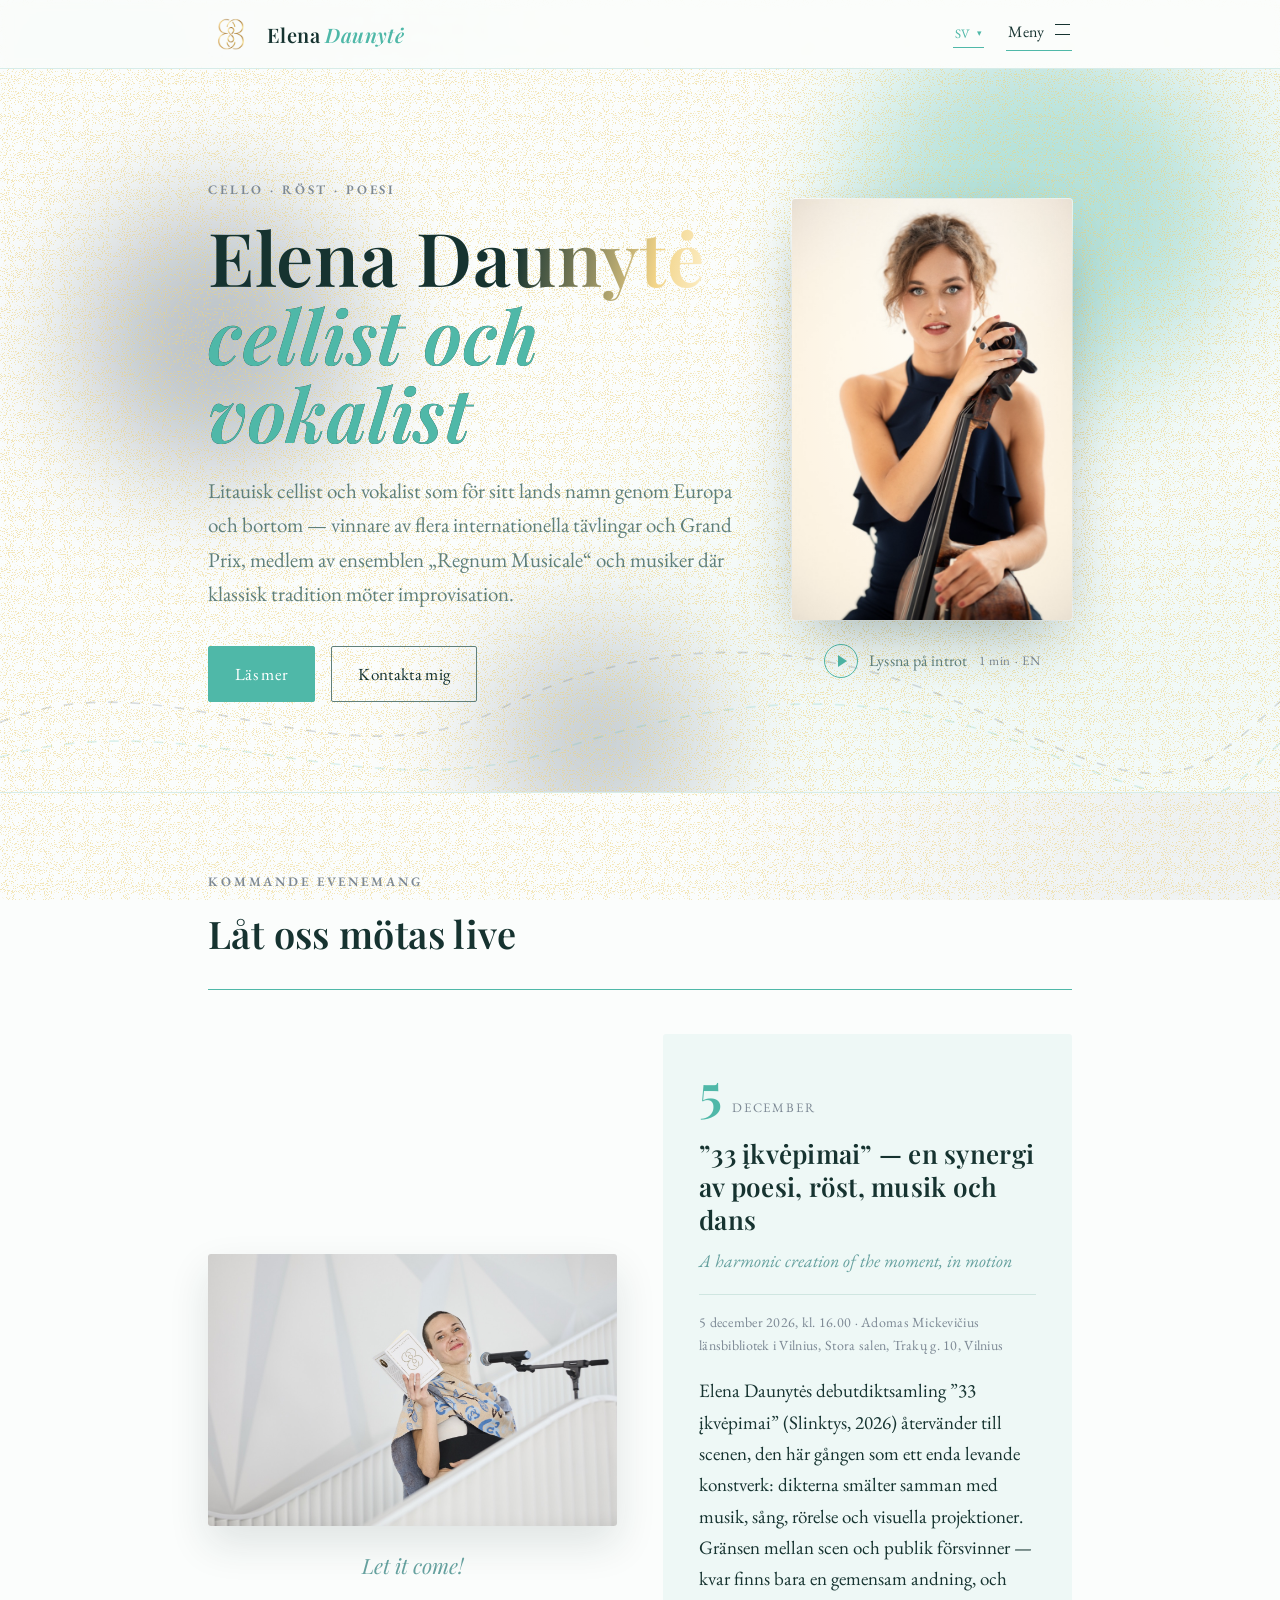
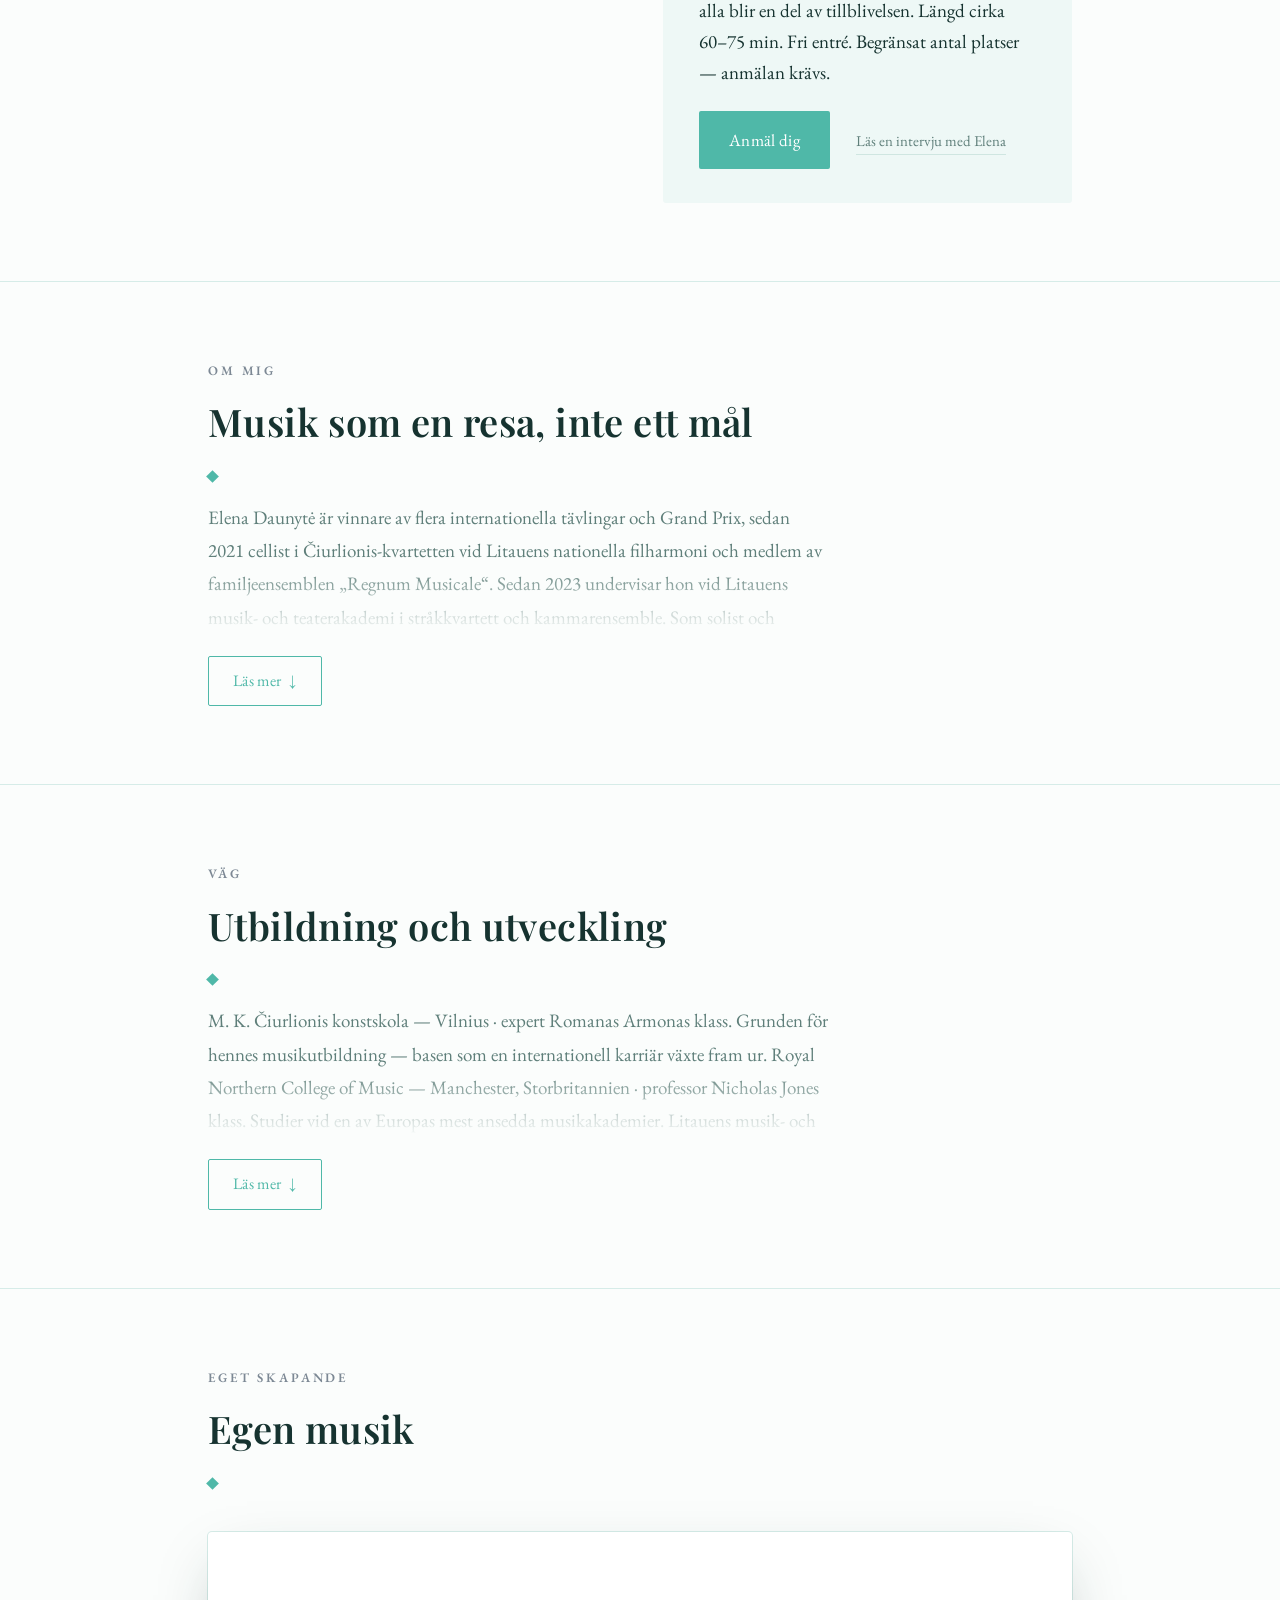
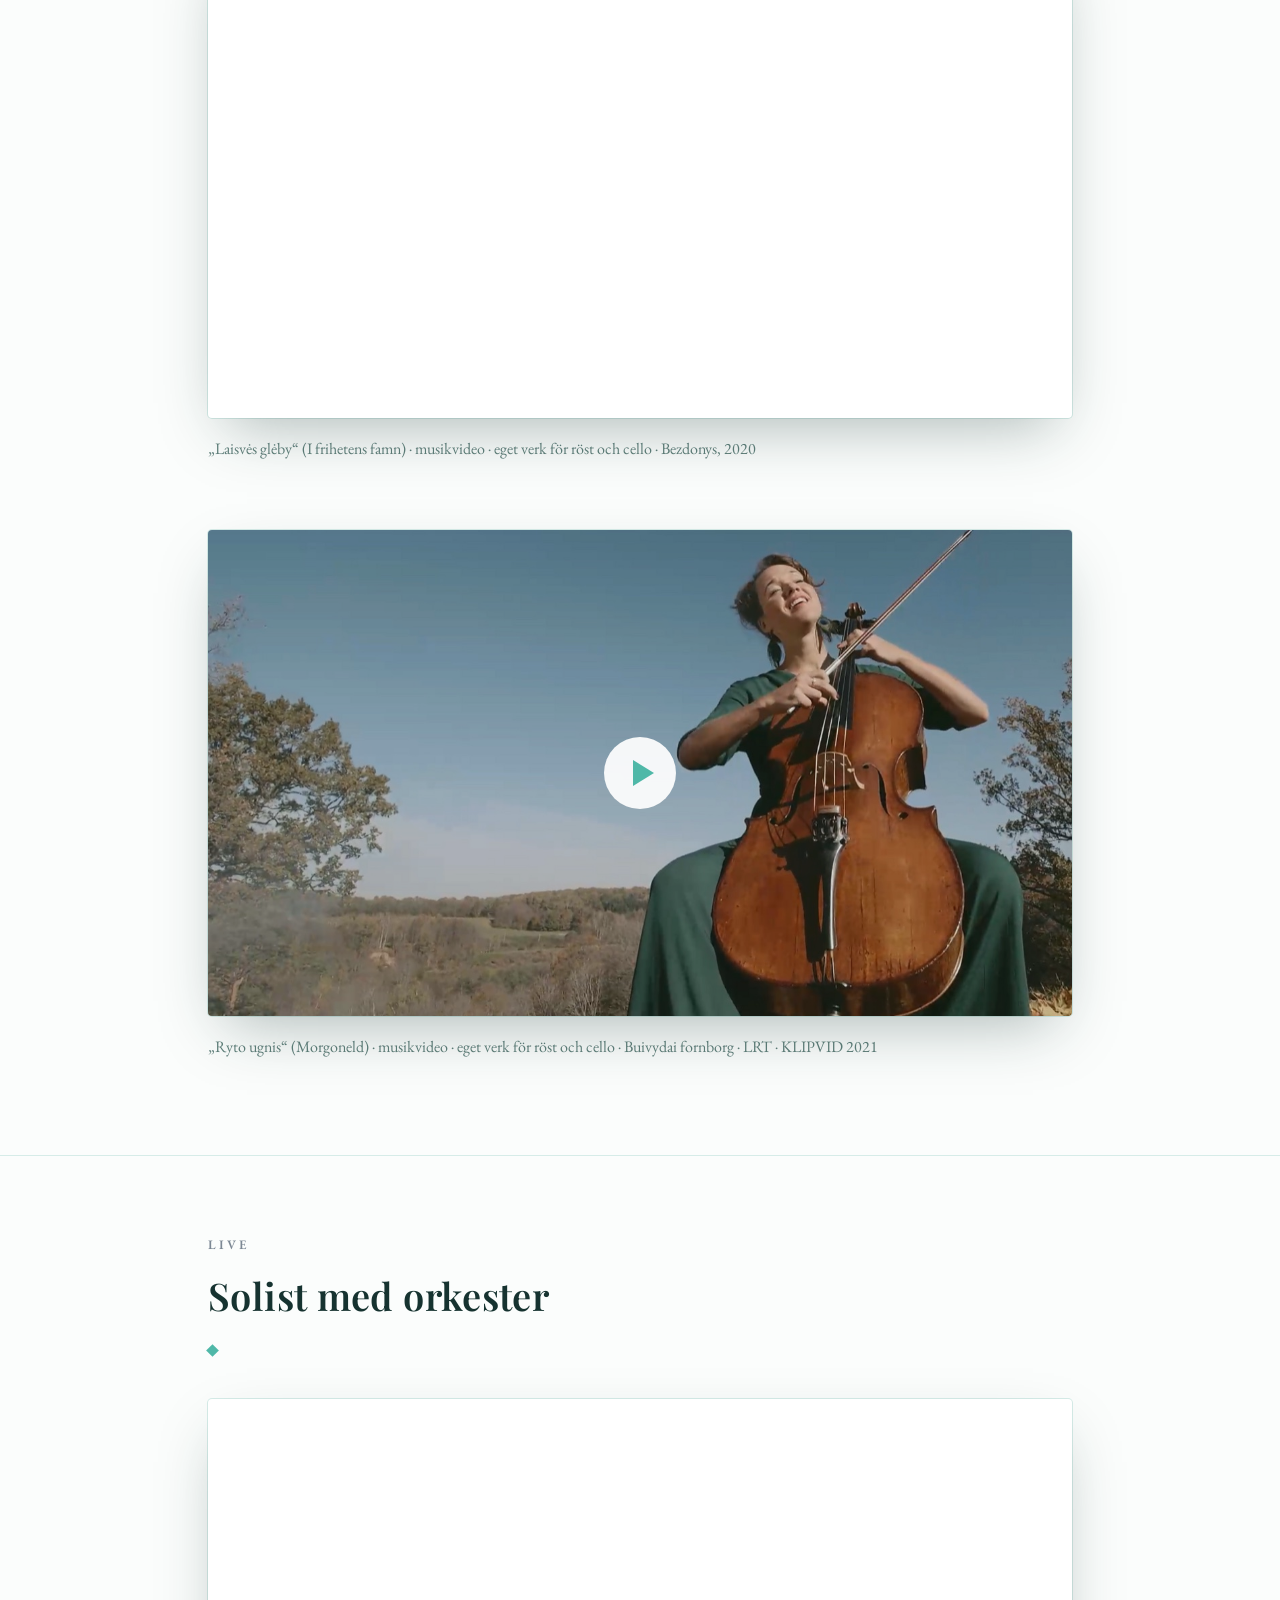
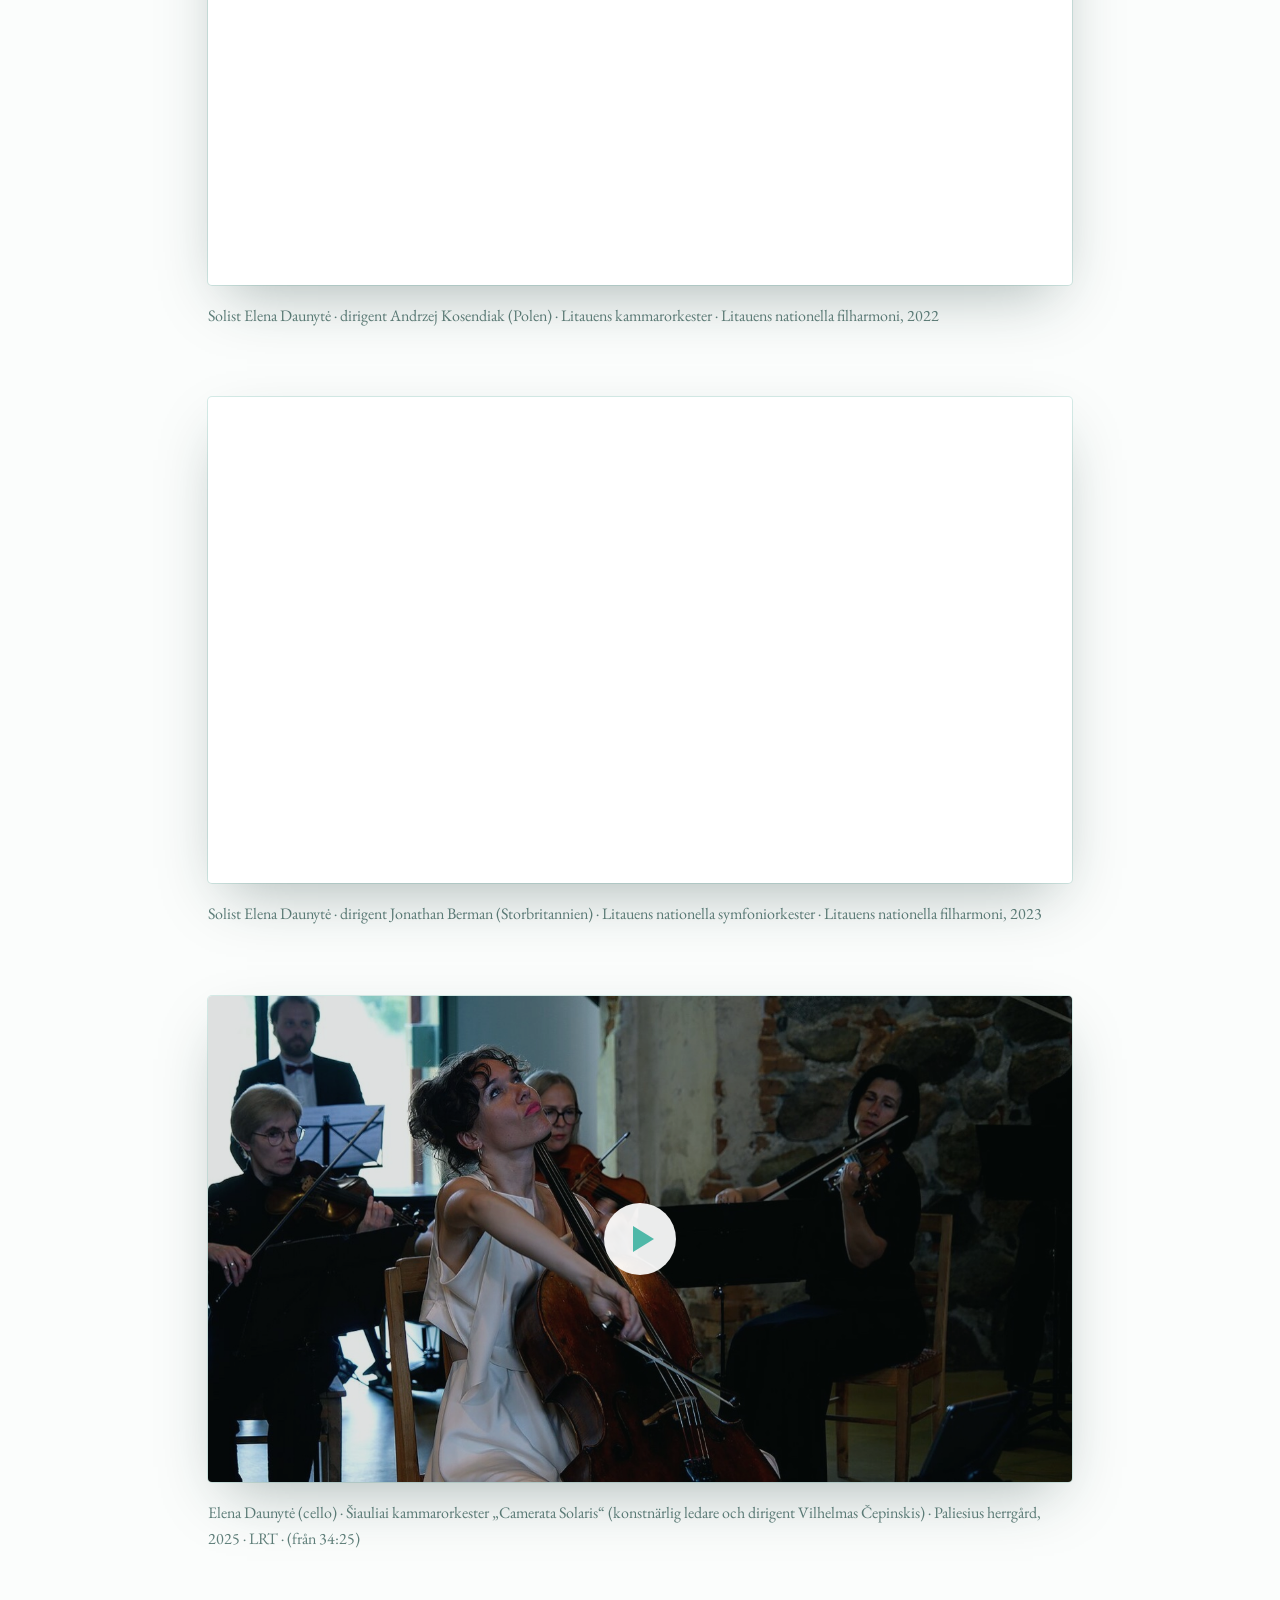
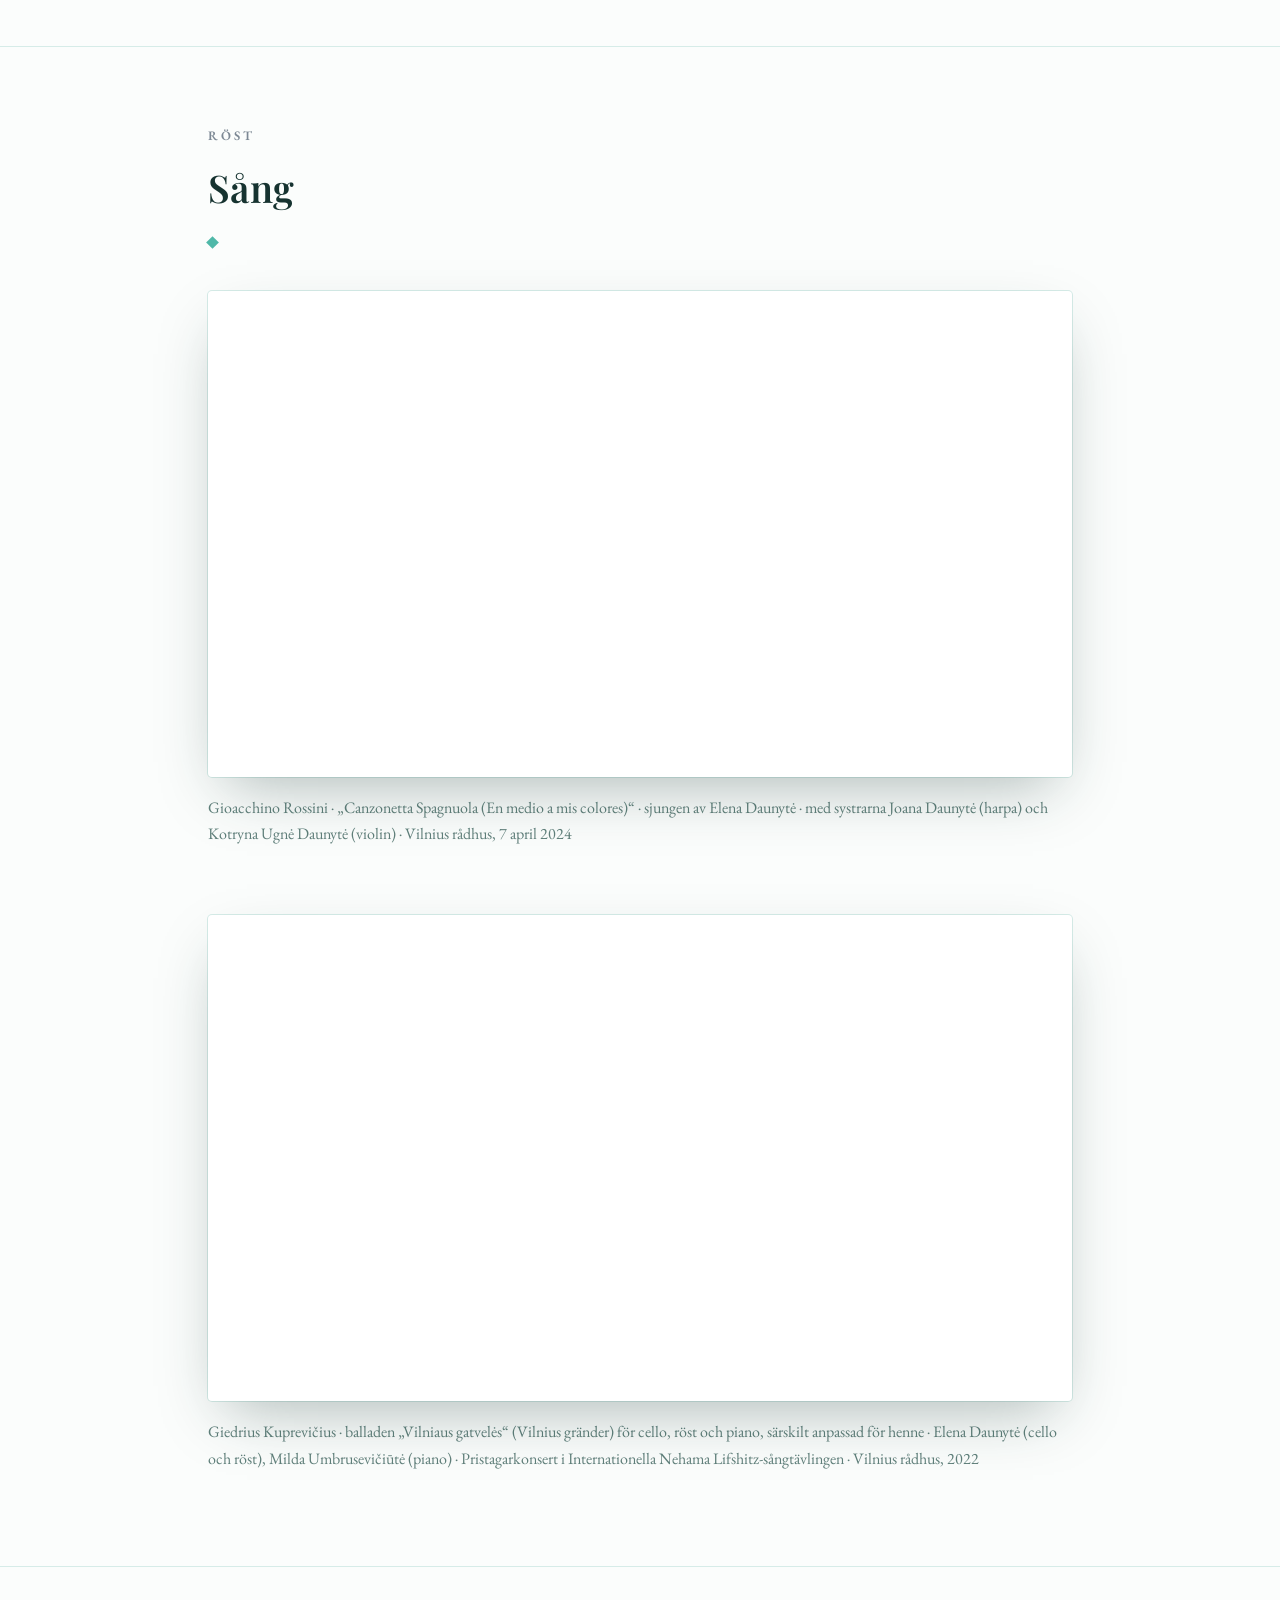
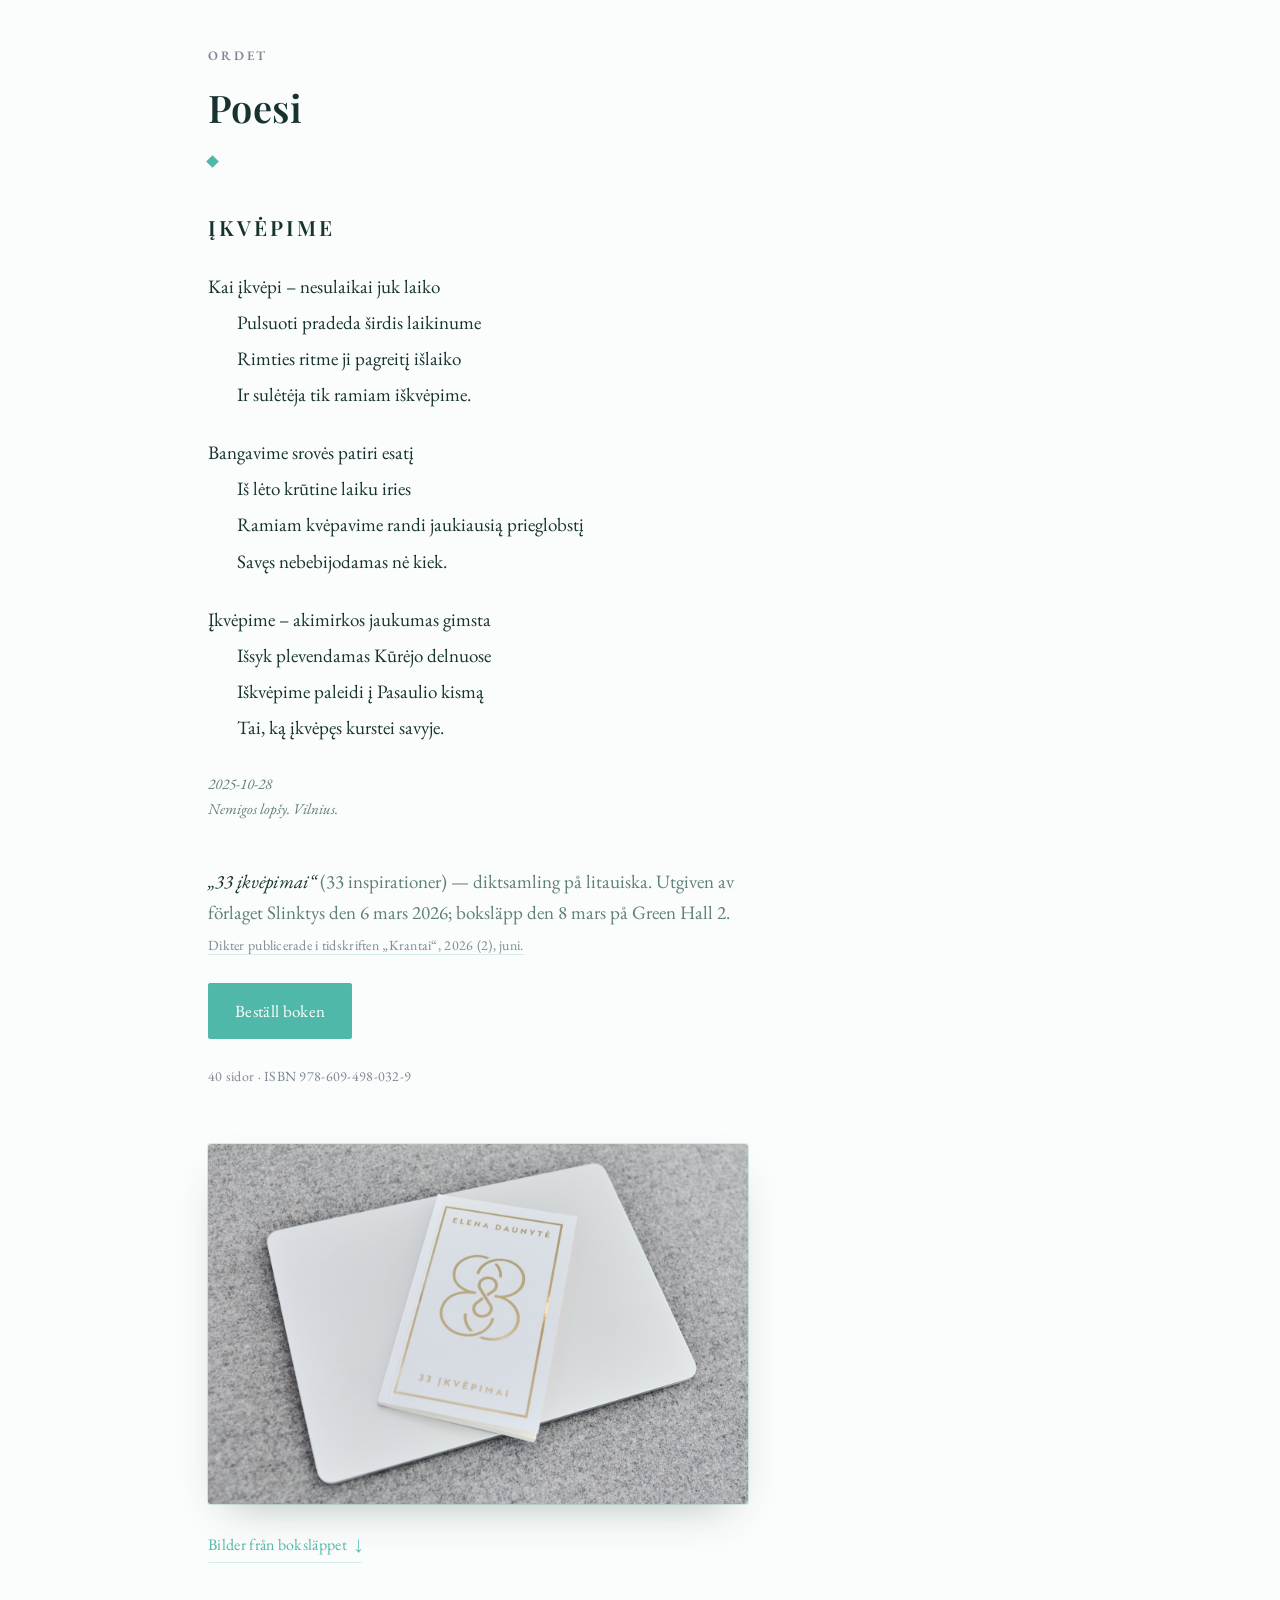
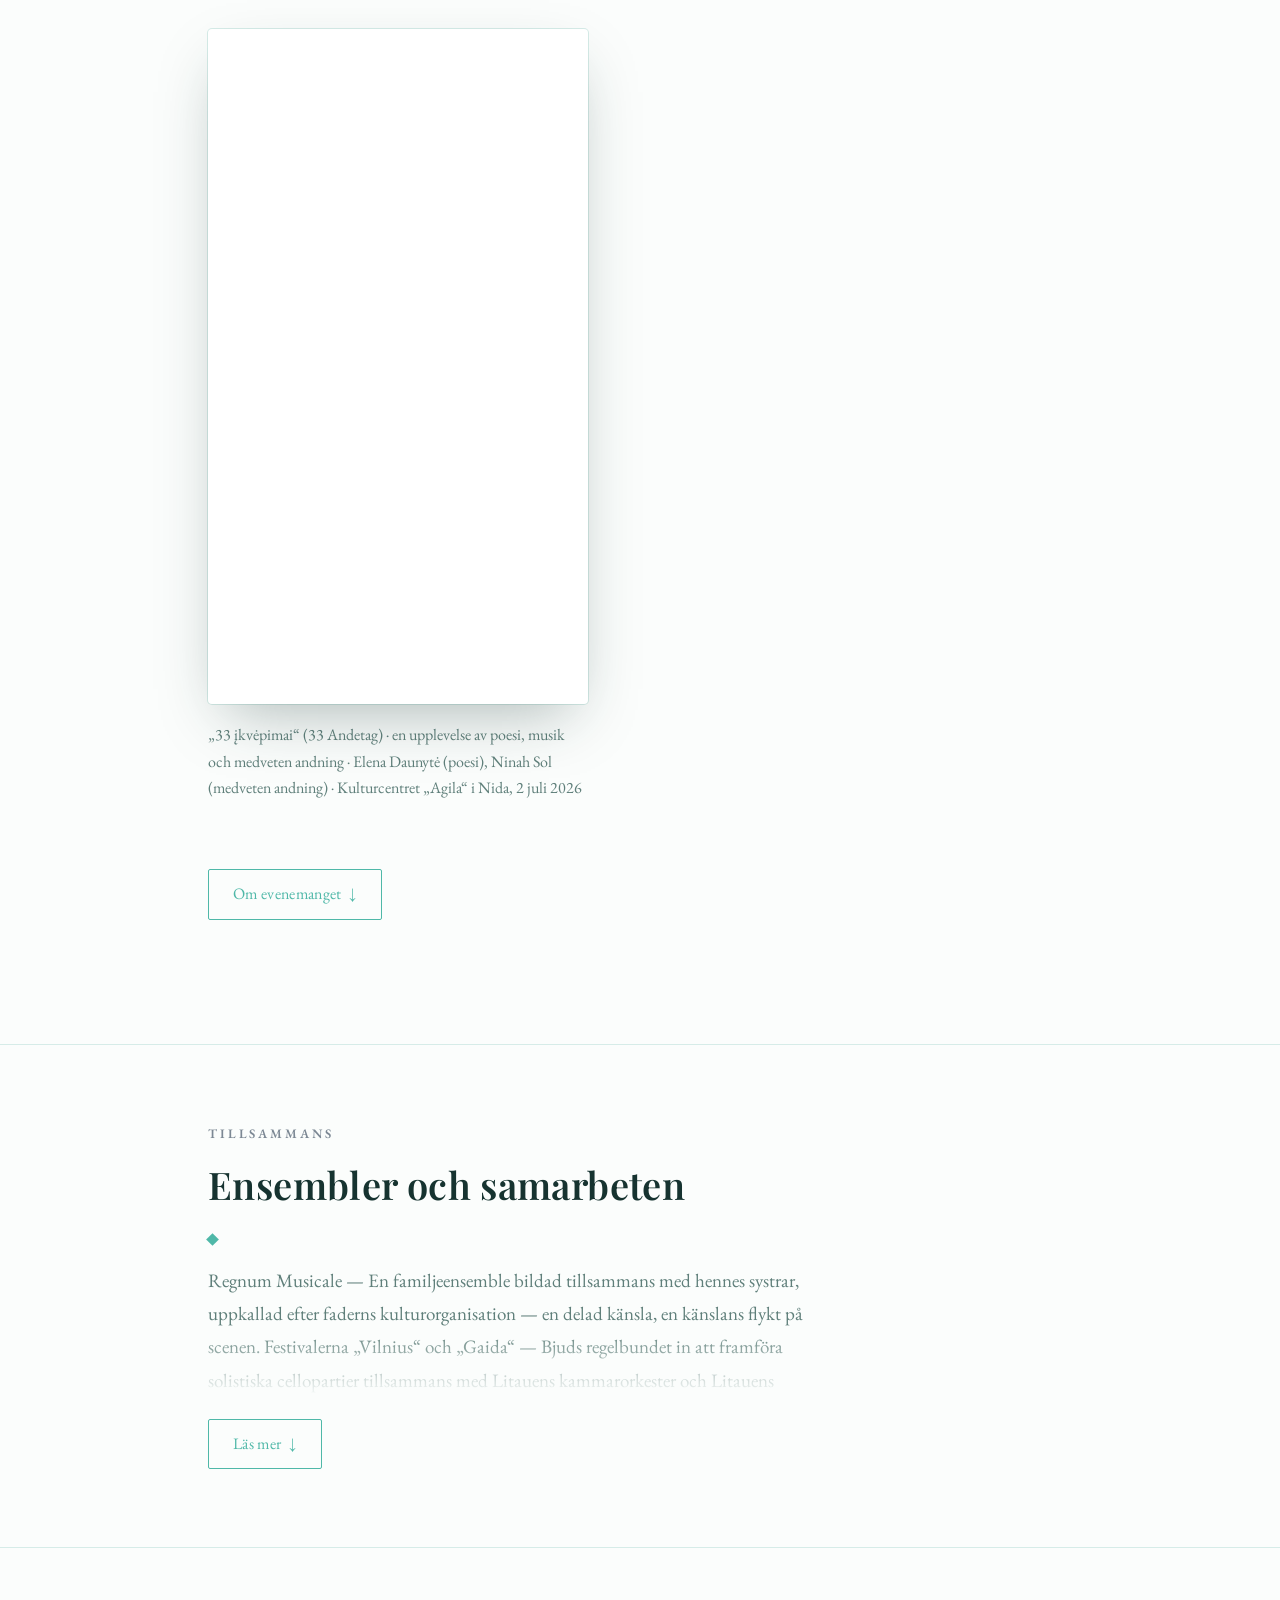
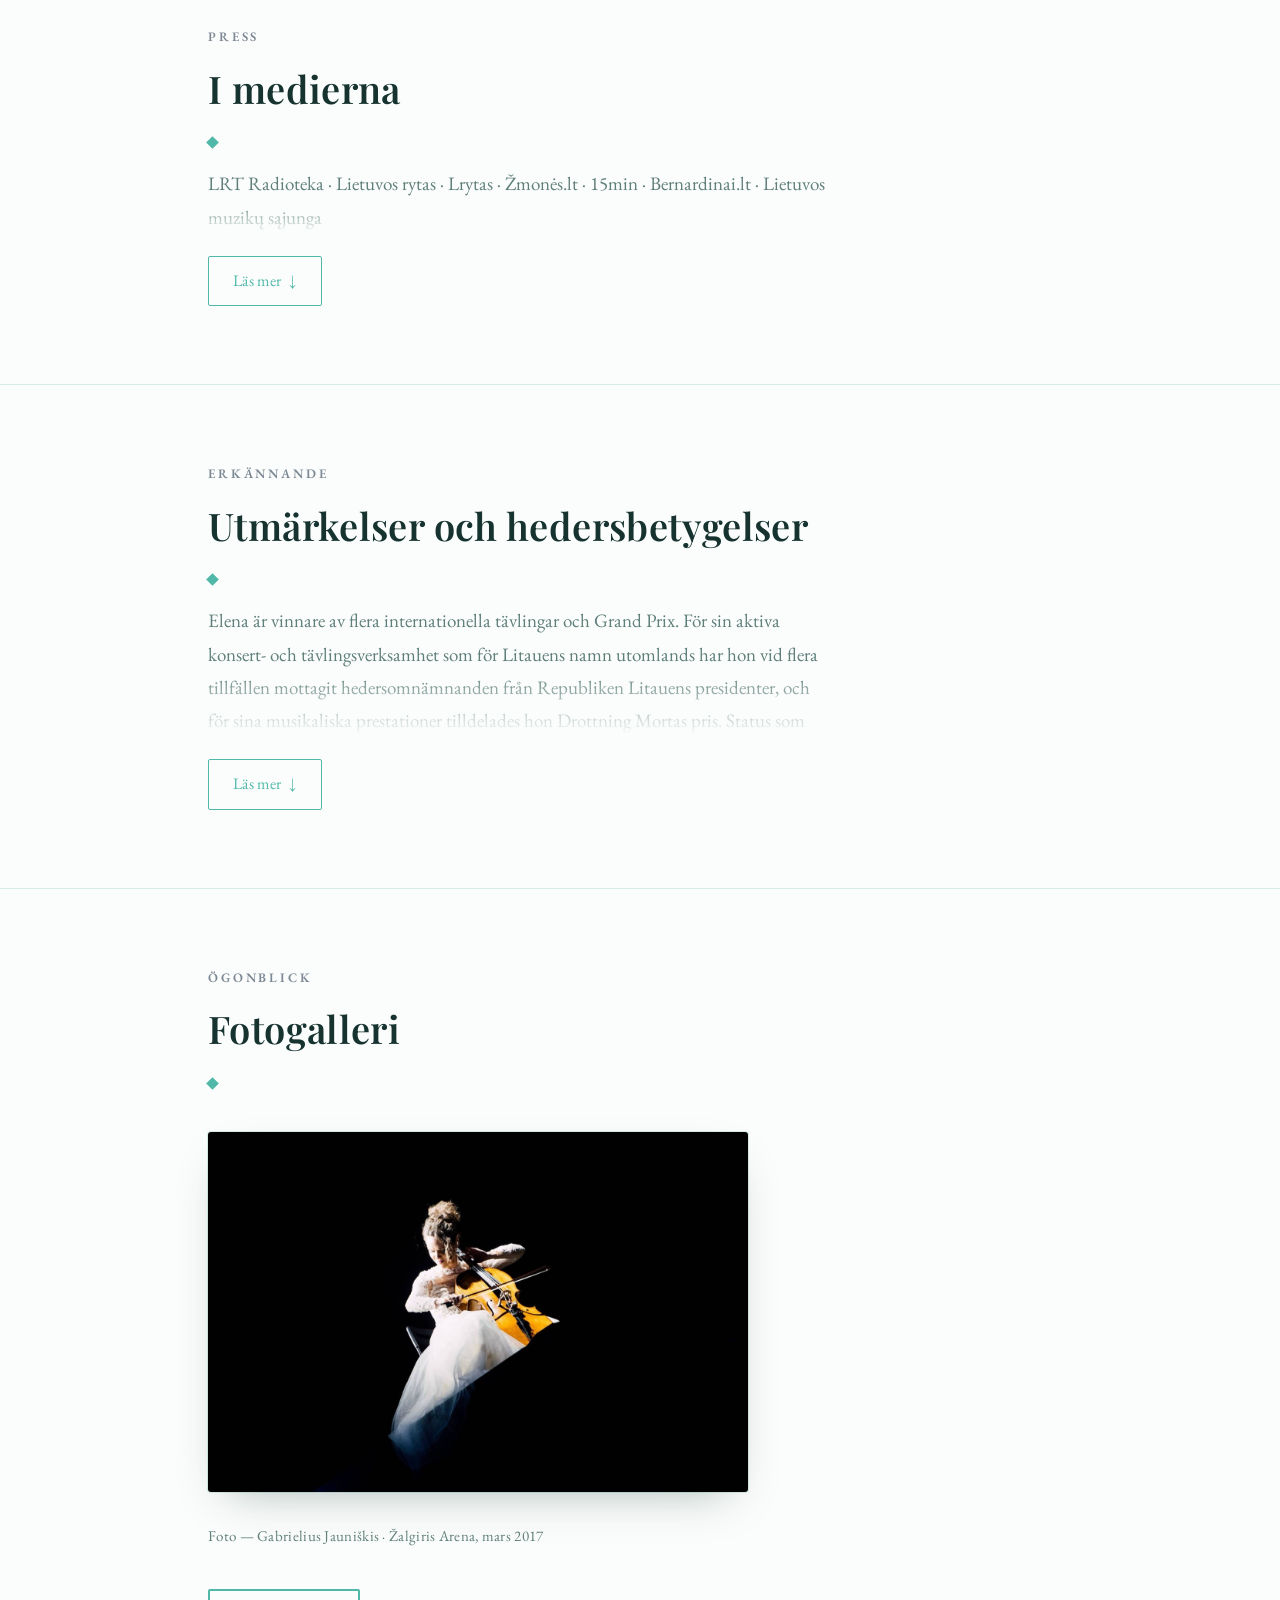
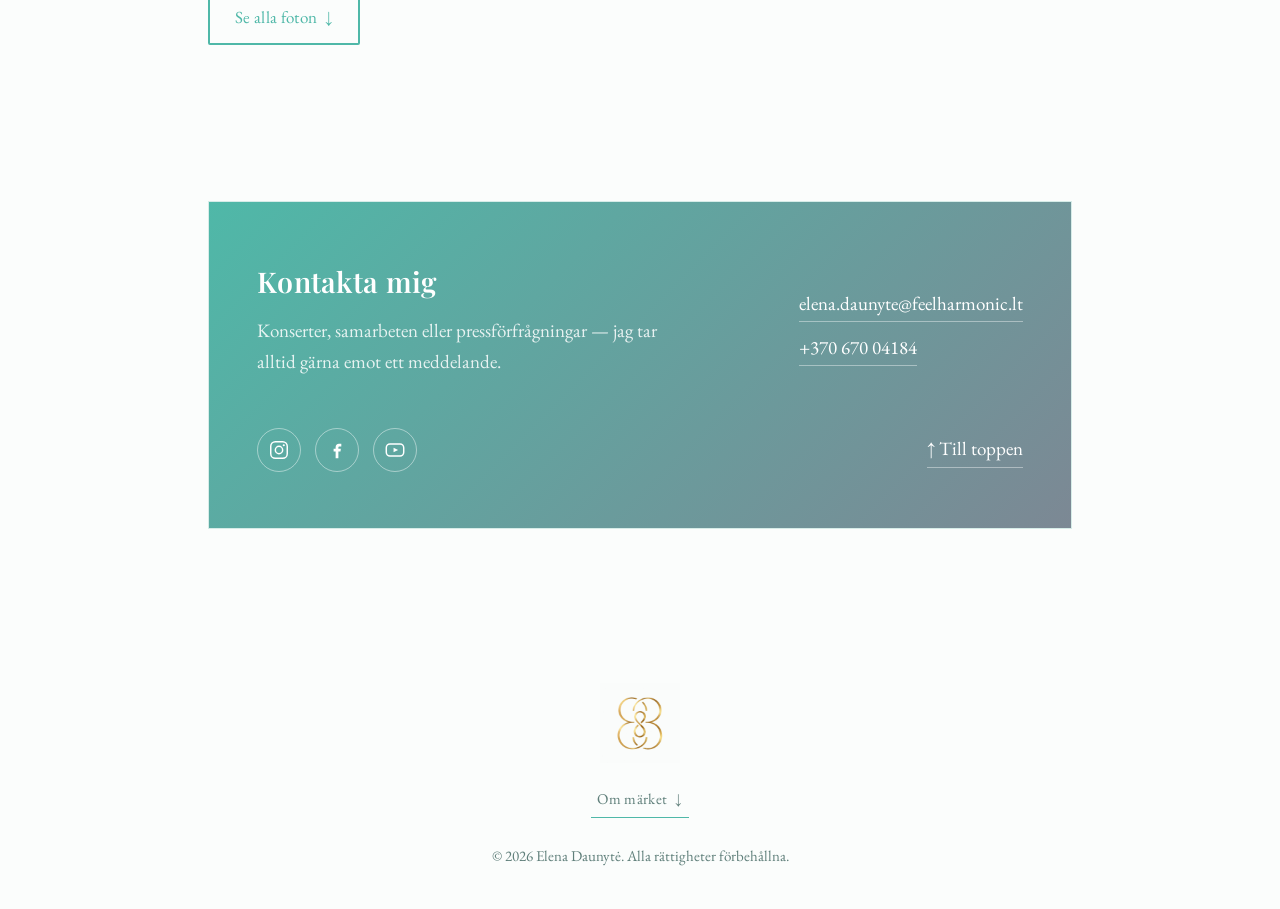
<file: sv/index.html>
<!DOCTYPE html>
<html lang="sv">
<head>
<meta charset="UTF-8">
<meta name="viewport" content="width=device-width, initial-scale=1.0">
<title>Elena Daunytė — Cellist och vokalist</title>
<meta name="description" content="Elena Daunytė — cellist, vokalist och lärare vid Litauens musik- och teaterakademi. Vinnare av internationella tävlingar och Grand Prix.">
<link rel="icon" href="/favicon.ico?v=2" sizes="32x32">
<link rel="icon" type="image/png" sizes="48x48" href="/img/favicon-48.png?v=2">
<link rel="icon" type="image/png" sizes="96x96" href="/img/favicon-96.png?v=2">
<link rel="icon" type="image/png" sizes="192x192" href="/img/icon-192.png?v=2">
<link rel="apple-touch-icon" sizes="180x180" href="/img/apple-touch-icon.png?v=2">
<link rel="manifest" href="/site.webmanifest">
<meta name="theme-color" content="#fbfdfc">
<link rel="alternate" hreflang="lt" href="https://elenadaunyte.com/">
<link rel="alternate" hreflang="en" href="https://elenadaunyte.com/en/">
<link rel="alternate" hreflang="it" href="https://elenadaunyte.com/it/">
<link rel="alternate" hreflang="de" href="https://elenadaunyte.com/de/">
<link rel="alternate" hreflang="fr" href="https://elenadaunyte.com/fr/">
<link rel="alternate" hreflang="sv" href="https://elenadaunyte.com/sv/">
<link rel="alternate" hreflang="x-default" href="https://elenadaunyte.com/">
<link rel="canonical" href="https://elenadaunyte.com/sv/">
<meta property="og:type" content="profile">
<meta property="og:site_name" content="Elena Daunytė">
<meta property="og:title" content="Elena Daunytė — Cellist och vokalist">
<meta property="og:description" content="Elena Daunytė — cellist och vokalist, vinnare av internationella tävlingar och Grand Prix, medlem av ensemblen „Regnum Musicale“.">
<meta property="og:url" content="https://elenadaunyte.com/sv/">
<meta property="og:image" content="https://elenadaunyte.com/img/elena-hero@2x.jpg">
<meta property="og:locale" content="sv_SE">
<meta property="og:locale:alternate" content="lt_LT">
<meta property="og:locale:alternate" content="en_GB">
<meta property="og:locale:alternate" content="it_IT">
<meta property="og:locale:alternate" content="de_DE">
<meta property="og:locale:alternate" content="fr_FR">
<meta name="twitter:card" content="summary_large_image">
<meta name="twitter:title" content="Elena Daunytė — Cellist och vokalist">
<meta name="twitter:description" content="Elena Daunytė — cellist och vokalist, vinnare av internationella tävlingar och Grand Prix, medlem av ensemblen „Regnum Musicale“.">
<meta name="twitter:image" content="https://elenadaunyte.com/img/elena-hero@2x.jpg">
<script type="application/ld+json">
{
  "@context": "https://schema.org",
  "@type": "Person",
  "name": "Elena Daunytė",
  "url": "https://elenadaunyte.com/sv/",
  "image": "https://elenadaunyte.com/img/elena-hero@2x.jpg",
  "jobTitle": "Cellist och vokalist",
  "worksFor": [
    {
      "@type": "PerformingGroup",
      "name": "Litauens nationella filharmoni",
      "url": "https://www.filharmonija.lt/"
    },
    {
      "@type": "CollegeOrUniversity",
      "name": "Litauens musik- och teaterakademi",
      "url": "https://lmta.lt/"
    }
  ],
  "description": "Elena Daunytė — cellist, vokalist och lärare vid Litauens musik- och teaterakademi. Vinnare av internationella tävlingar och Grand Prix.",
  "email": "mailto:elena.daunyte@feelharmonic.lt",
  "telephone": "+37067004184",
  "sameAs": [
    "https://www.instagram.com/elenadaunyte/",
    "https://www.facebook.com/elena.daunyte/",
    "https://www.youtube.com/@elenadaunyte370",
    "https://lmta.lt/en/darbuotojas/elena-daunyte/",
    "https://www.solartis.lt/atlikejai/elena-daunyte/"
  ],
  "alumniOf": [
    {
      "@type": "CollegeOrUniversity",
      "name": "Lietuvos muzikos ir teatro akademija"
    },
    {
      "@type": "CollegeOrUniversity",
      "name": "Royal Northern College of Music"
    }
  ],
  "memberOf": [
    {
      "@type": "MusicGroup",
      "name": "Regnum Musicale"
    },
    {
      "@type": "MusicGroup",
      "name": "Čiurlionio kvartetas"
    }
  ]
}
</script>
<script type="application/ld+json">
{
  "@context": "https://schema.org",
  "@type": "Book",
  "name": "33 įkvėpimai",
  "author": {
    "@type": "Person",
    "name": "Elena Daunytė",
    "url": "https://elenadaunyte.com/"
  },
  "publisher": {
    "@type": "Organization",
    "name": "Slinktys"
  },
  "datePublished": "2026-03-06",
  "isbn": "978-609-498-032-9",
  "numberOfPages": 40,
  "inLanguage": "lt",
  "genre": "Poetry",
  "image": "https://elenadaunyte.com/img/poezija/knyga.jpg",
  "url": "https://elenadaunyte.com/sv/#poetry"
}
</script>
<link rel="preconnect" href="https://fonts.googleapis.com">
<link rel="preconnect" href="https://fonts.gstatic.com" crossorigin>
<link href="https://fonts.googleapis.com/css2?family=Playfair+Display:ital,wght@0,400;0,500;0,600;1,400&family=EB+Garamond:ital,wght@0,400;0,500;1,400&display=swap" rel="stylesheet">
<link rel="stylesheet" href="../style.css?v=126">
</head>
<body>

<header class="site">
  <nav>
    <div class="brand"><a class="brand-mark-link" href="#zenklas" aria-label="Om märket"><img class="brand-mark" src="../img/logo.png?v=3" width="46" height="46" alt="" aria-hidden="true"></a><a class="brand-name" href="#top">Elena <em>Daunytė</em></a></div>
    <div class="nav-tools">
        <details class="lang-switch">
        <summary aria-label="Språk">SV</summary>
        <div class="lang-menu">
        <a href="/" hreflang="lt">LT</a>
        <a href="/en/" hreflang="en">EN</a>
        <a href="/it/" hreflang="it">IT</a>
        <a href="/de/" hreflang="de">DE</a>
        <a href="/fr/" hreflang="fr">FR</a>
        </div>
        </details>
      <details class="menu-switch">
        <summary aria-label="Meny">Meny</summary>
        <div class="menu-panel">
          <ul>
            <li><a href="#events">Kommande evenemang</a></li>
            <li><a href="#about">Om mig</a></li>
            <li><a href="#education">Utbildning</a></li>
            <li><a href="#creative">Musik</a></li>
            <li><a href="#solo">Solo</a></li>
            <li><a href="#vocal">Sång</a></li>
            <li><a href="#poetry">Poesi</a></li>
            <li><a href="#ensembles">Ensembler</a></li>
            <li><a href="#media">I medierna</a></li>
            <li><a href="#awards">Utmärkelser</a></li>
            <li><a href="#gallery">Galleri</a></li>
            <li><a href="#contact">Kontakt</a></li>
            <li><a href="#zenklas">Om märket</a></li>
          </ul>
        </div>
      </details>
    </div>
  </nav>
</header>

<main id="top">

  <section class="hero" style="border-top:none;padding-top:110px;">
    <div class="hero-bg" aria-hidden="true">
      <span class="orb orb-1"></span>
      <span class="orb orb-2"></span>
      <span class="orb orb-3"></span>
    </div>
    <svg class="hero-wave" viewBox="0 0 920 120" preserveAspectRatio="none" aria-hidden="true">
      <path d="M0,70 C 120,20 240,120 360,60 S 600,10 720,70 S 860,110 920,55" />
      <path d="M0,95 C 140,55 260,135 400,90 S 640,45 760,95 S 880,120 920,85" />
    </svg>
    <div class="hero-inner">
      <div class="hero-flex">
        <div class="hero-text">
          <div class="kicker kicker-desktop">Cello · Röst · Poesi</div>
          <h1>Elena Daunytė<br><em>cellist och vokalist</em></h1>
          <p class="lead">
            Litauisk cellist och vokalist som för sitt lands namn genom Europa och bortom — vinnare av
            flera internationella tävlingar och Grand Prix, medlem av ensemblen „Regnum Musicale“ och
            musiker där klassisk tradition möter improvisation.
          </p>
          <div class="cta">
            <a href="#about" class="btn btn-solid">Läs mer</a>
            <a href="#contact" class="btn btn-outline">Kontakta mig</a>
          </div>
        </div>
        <div class="hero-photo">
          <div class="kicker kicker-mobile">Cello · Röst · Poesi</div>
          <div class="hero-photo-frame">
            <img src="../img/elena-hero.jpg?v=2" srcset="../img/elena-hero.jpg?v=2 666w, ../img/elena-hero@2x.jpg?v=2 887w" sizes="(max-width:760px) 60vw, 280px" width="666" height="1000" alt="Elena Daunytė med sin cello" loading="eager">
          </div>
          <button class="audio-btn" type="button" data-audio="../audio/intro.mp3" data-dur="1 min · EN">
            <span class="audio-icon" aria-hidden="true"></span>
            <span class="audio-label">Lyssna på introt</span>
            <span class="audio-dur">1 min · EN</span>
          </button>
        </div>
      </div>
    </div>
  </section>

  <section id="events">
    <div class="wrap">
      <div class="section-head">
        <div class="kicker">Kommande evenemang</div>
        <h2>Låt oss mötas live</h2>
      </div>
      <article class="event">
        <div class="event-left">
          <figure class="event-photo">
            <img src="../img/poezija/skaito.jpg" width="1400" height="933" alt="Elena Daunytė vid releasen av ”33 įkvėpimai”, med den uppslagna boken i händerna" loading="lazy">
          </figure>
          <p class="event-end">Let it come!</p>
        </div>
        <div class="event-tx">
          <p class="event-day"><b>5</b><span>december</span></p>
          <h3>”33 įkvėpimai” — en synergi av poesi, röst, musik och dans</h3>
          <p class="event-motto">A harmonic creation of the moment, in motion</p>
          <p class="event-meta">5 december 2026, kl. 16.00 · Adomas Mickevičius länsbibliotek i Vilnius, Stora salen, Trakų g. 10, Vilnius</p>
          <p>Elena Daunytės debutdiktsamling ”33 įkvėpimai” (Slinktys, 2026) återvänder till scenen, den här gången som ett enda levande konstverk: dikterna smälter samman med musik, sång, rörelse och visuella projektioner. Gränsen mellan scen och publik försvinner — kvar finns bara en gemensam andning, och alla blir en del av tillblivelsen. Längd cirka 60–75 min. Fri entré. Begränsat antal platser — anmälan krävs.</p>
          <a class="event-btn" href="https://docs.google.com/forms/d/e/1FAIpQLSekMrQQLSZhiER8FZRTW8T10vxk3zy3NHXZMo21MDBY-iYDOQ/viewform" target="_blank" rel="noopener">Anmäl dig</a>
          <a class="event-extra" href="https://www.lrytas.lt/kultura/scena/2018/03/31/news/elena-daunyte-jei-buciau-turejusi-teti-nezinia-ar-muzika-ar-literatura-butu-likusi-fone--5551622" target="_blank" rel="noopener">Läs en intervju med Elena</a>
        </div>
      </article>
    </div>
  </section>

  <section id="about">
    <div class="wrap">
      <details class="fold">
        <summary>
  <div class="section-head">
            <div class="kicker">Om mig</div>
            <h2>Musik som en resa, inte ett mål</h2>
          </div>
          <p class="fold-teaser">Elena Daunytė är vinnare av flera internationella tävlingar och Grand Prix, sedan 2021 cellist i Čiurlionis-kvartetten vid Litauens nationella filharmoni och medlem av familjeensemblen „Regnum Musicale“. Sedan 2023 undervisar hon vid Litauens musik- och teaterakademi i stråkkvartett och kammarensemble. Som solist och kammarmusiker har hon uppträtt vid tävlingar, festivaler och mästarkurser vars geografi sträcker sig från Lettland, Tyskland, Schweiz,</p>
          <span class="fold-toggle"><span class="fold-c">Läs mer</span><span class="fold-o">Stäng</span></span>
        </summary>
        <div class="about-grid fold-body">
      <div>
                <p>
          Elena Daunytė är vinnare av flera internationella tävlingar och Grand Prix, sedan 2021 cellist i Čiurlionis-kvartetten vid Litauens nationella filharmoni och medlem av familjeensemblen „Regnum Musicale“. Sedan 2023 undervisar hon vid Litauens musik- och teaterakademi i stråkkvartett och kammarensemble. Som solist och
          kammarmusiker har hon uppträtt vid tävlingar, festivaler och mästarkurser vars geografi
          sträcker sig från Lettland, Tyskland, Schweiz, Kroatien, Ryssland, Österrike,
          Nederländerna, Italien, Spanien, Ungern och Storbritannien till Hongkong, Shanghai och
          USA.
        </p>
        <p>
          Som solist har hon spelat med Litauens kammarorkester, Litauens nationella
          symfoniorkester, Litauens statliga symfoniorkester, orkestrarna i Riga, Kaunas och
          Litauens musik- och teaterakademi, samt Royal College of Music och Halifax
          symfoniorkestrar, under ledning av Andrzej Kosendiak, Jonathan Berman, Modestas
          Pitrėnas, Sergej Krylov, Saulius Sondeckis, Vilmantas Kaliūnas, Martynas Staškus,
          Nicholas Simpson och Clark Rundell.
        </p>
        <p>
          Hon bjuds regelbundet in att framföra solistiska cellopartier vid festivalerna „Vilnius“
          och „Gaida“ tillsammans med Litauens kammarorkester och Litauens nationella
          symfoniorkester, och hennes konstnärliga väg har fått stöd av S. Karosas fond,
          Musikerstödsfonden, Rotary International samt Rotaryklubbarna Perkūnas och Vilnius, i
          samarbete med Litauens kulturråd.
        </p>
        <p>
          Sedan flera år studerar Elena även sång för professor Vladimir Prudnikov och tar med
          vokala verk i sina konsertprogram. Hon experimenterar med att förena cello och röst, på
          jakt efter nya klanger och möjligheter att smälta samman de två instrumenten.
        </p>
      </div>
      <blockquote>
        „Det viktigaste är utveckling — och den djupaste glädjen som finns i själva processen att
        bli bättre.“
        <footer>Elena Daunytė</footer>
      </blockquote>
        </div>
      </details>

    </div>
  </section>

  <section id="education">
    <div class="wrap">
      <details class="fold">
        <summary>
  <div class="section-head">
          <div class="kicker">Väg</div>
          <h2>Utbildning och utveckling</h2>
        </div>
          <p class="fold-teaser">M. K. Čiurlionis konstskola — Vilnius · expert Romanas Armonas klass. Grunden för hennes musikutbildning — basen som en internationell karriär växte fram ur. Royal Northern College of Music — Manchester, Storbritannien · professor Nicholas Jones klass. Studier vid en av Europas mest ansedda musikakademier. Litauens musik- och teaterakademi — Masterexamen · professor Rimantas Armonas klass.</p>
          <span class="fold-toggle"><span class="fold-c">Läs mer</span><span class="fold-o">Stäng</span></span>
        </summary>
        <div class="fold-body">
            <ul class="timeline">
        <li>
          <h3>M. K. Čiurlionis konstskola</h3>
          <div class="meta">Vilnius · expert Romanas Armonas klass</div>
          <p>Grunden för hennes musikutbildning — basen som en internationell karriär växte fram
             ur.</p>
        </li>
        <li>
          <h3>Royal Northern College of Music</h3>
          <div class="meta">Manchester, Storbritannien · professor Nicholas Jones klass</div>
          <p>Studier vid en av Europas mest ansedda musikakademier.</p>
        </li>
        <li>
          <h3>Litauens musik- och teaterakademi</h3>
          <div class="meta">Masterexamen · professor Rimantas Armonas klass</div>
          <p>Avancerade cellostudier i Vilnius, representerar aktivt akademin vid nationella och
             internationella evenemang.</p>
        </li>
        <li>
          <h3>Mästarkurser</h3>
          <div class="meta">Giovanni Sollima · David Geringas · Frans Helmerson · Troels Svane · Karine Georgian</div>
          <p>Ständig utveckling vid sidan av världskända cellister.</p>
        </li>
      </ul>
        </div>
      </details>
    </div>
  </section>

  <section id="creative">
    <div class="wrap">
      <div class="section-head">
        <div class="kicker">Eget skapande</div>
        <h2>Egen musik</h2>
      </div>
      <div class="video-list">
        <div class="video-item">
          <div class="video-wrap">
            <iframe src="https://www.youtube.com/embed/FFScbCtDrRs" title="Elena Daunytė — „Laisvės glėby“, verk för röst och cello" allow="accelerometer; autoplay; clipboard-write; encrypted-media; gyroscope; picture-in-picture; web-share" allowfullscreen loading="lazy"></iframe>
          </div>
          <p class="video-caption">„Laisvės glėby“ (I frihetens famn) · musikvideo · eget verk för röst och cello · Bezdonys, 2020</p>
        </div>
        <div class="video-item">
          <a class="video-link" href="https://www.lrt.lt/mediateka/irasas/2000197212/klipvid-2021-elena-daunyte-ryto-ugnis" target="_blank" rel="noopener">
            <img src="../img/ryto-ugnis.jpg?v=3" width="1280" height="720" alt="Elena Daunytė spelar cello utomhus — stillbild ur videon „Ryto ugnis“" loading="lazy">
            <span class="video-play" aria-hidden="true"></span>
          </a>
          <p class="video-caption">„Ryto ugnis“ (Morgoneld) · musikvideo · eget verk för röst och cello · Buivydai fornborg · LRT · KLIPVID 2021</p>
        </div>
      </div>
    </div>
  </section>

  <section id="solo">
    <div class="wrap">
      <div class="section-head">
        <div class="kicker">Live</div>
        <h2>Solist med orkester</h2>
      </div>
      <div class="video-list">
        <div class="video-item">
          <div class="video-wrap">
            <iframe src="https://www.youtube.com/embed/J5zQgMTAaGM" title="C. P. E. Bach — Cellokonsert i A-dur, Wq. 172, Elena Daunytė" allow="accelerometer; autoplay; clipboard-write; encrypted-media; gyroscope; picture-in-picture; web-share" allowfullscreen loading="lazy"></iframe>
          </div>
          <p class="video-caption">Solist Elena Daunytė · dirigent Andrzej Kosendiak (Polen) · Litauens kammarorkester · Litauens nationella filharmoni, 2022</p>
        </div>
        <div class="video-item">
          <div class="video-wrap">
            <iframe src="https://www.youtube.com/embed/HVEwcbf8XV4" title="Elena Daunytė, Litauens nationella symfoniorkester, dir. Jonathan Berman" allow="accelerometer; autoplay; clipboard-write; encrypted-media; gyroscope; picture-in-picture; web-share" allowfullscreen loading="lazy"></iframe>
          </div>
          <p class="video-caption">Solist Elena Daunytė · dirigent Jonathan Berman (Storbritannien) · Litauens nationella symfoniorkester · Litauens nationella filharmoni, 2023</p>
        </div>
        <div class="video-item">
          <a class="video-link" href="https://www.lrt.lt/mediateka/irasas/2000424262/dedikacija-m-k-ciurlioniui" target="_blank" rel="noopener">
            <img src="../img/dedikacija.jpg" width="1280" height="720" alt="Elena Daunytė spelar cello med orkestern — konserten „Dedikation till M. K. Čiurlionis“" loading="lazy">
            <span class="video-play" aria-hidden="true"></span>
          </a>
          <p class="video-caption">Elena Daunytė (cello) · Šiauliai kammarorkester „Camerata Solaris“ (konstnärlig ledare och dirigent Vilhelmas Čepinskis) · Paliesius herrgård, 2025 · LRT · (från 34:25)</p>
        </div>
      </div>
    </div>
  </section>
  <section id="vocal">
    <div class="wrap">
      <div class="section-head">
        <div class="kicker">Röst</div>
        <h2>Sång</h2>
      </div>
      <div class="video-list">
        <div class="video-item">
          <div class="video-wrap">
            <iframe src="https://www.youtube.com/embed/H9I5WiS2I4A" title="Elena Daunytė sjunger Rossinis „Canzonetta Spagnuola“ i Vilnius rådhus"
                    loading="lazy" allowfullscreen
                    allow="accelerometer; clipboard-write; encrypted-media; gyroscope; picture-in-picture"></iframe>
          </div>
          <p class="video-caption">Gioacchino Rossini · „Canzonetta Spagnuola (En medio a mis colores)“ · sjungen av Elena Daunytė · med systrarna Joana Daunytė (harpa) och Kotryna Ugnė Daunytė (violin) · Vilnius rådhus, 7 april 2024</p>
        </div>
        <div class="video-item">
          <div class="video-wrap">
            <iframe src="https://www.youtube.com/embed/0CZVfDlwlAM" title="Elena Daunytė i Internationella Nehama Lifshitz-sångtävlingen"
                    loading="lazy" allowfullscreen
                    allow="accelerometer; clipboard-write; encrypted-media; gyroscope; picture-in-picture"></iframe>
          </div>
          <p class="video-caption">Giedrius Kuprevičius · balladen „Vilniaus gatvelės“ (Vilnius gränder) för cello, röst och piano, särskilt anpassad för henne · Elena Daunytė (cello och röst), Milda Umbrusevičiūtė (piano) · Pristagarkonsert i Internationella Nehama Lifshitz-sångtävlingen · Vilnius rådhus, 2022</p>
        </div>
      </div>
    </div>
  </section>

  <section id="poetry">
    <div class="wrap">
      <div class="section-head">
        <div class="kicker">Ordet</div>
        <h2>Poesi</h2>
      </div>
      <div class="poems">
        <div class="poem">
          <h4 class="poem-title">Įkvėpime</h4>
          <p class="poem-stanza">Kai įkvėpi – nesulaikai juk laiko<br>
Pulsuoti pradeda širdis laikinume<br>
Rimties ritme ji pagreitį išlaiko<br>
Ir sulėtėja tik ramiam iškvėpime.</p>
          <p class="poem-stanza">Bangavime srovės patiri esatį<br>
Iš lėto krūtine laiku iries<br>
Ramiam kvėpavime randi jaukiausią prieglobstį<br>
Savęs nebebijodamas nė kiek.</p>
          <p class="poem-stanza">Įkvėpime – akimirkos jaukumas gimsta<br>
Išsyk plevendamas Kūrėjo delnuose<br>
Iškvėpime paleidi į Pasaulio kismą<br>
Tai, ką įkvėpęs kurstei savyje.</p>
          <p class="poem-meta">2025-10-28<br>Nemigos lopšy. Vilnius.</p>
        </div>
      </div>
        <p class="poetry-intro"><em>„33 įkvėpimai“</em> (33 inspirationer) — diktsamling på litauiska. Utgiven av förlaget Slinktys den 6 mars 2026; boksläpp den 8 mars på Green Hall 2.</p>
        <p class="poetry-pub"><a href="#krantai">Dikter publicerade i tidskriften „Krantai“, 2026 (2), juni.</a></p>
      <div class="book-buy">
        <a class="btn btn-solid" href="mailto:info@feelharmonic.lt?subject=%2233%20%C4%AFkv%C4%97pimai%22%20%E2%80%94%20best%C3%A4llning&amp;body=Hello%2C%0AI%20would%20like%20to%20order%20the%20book%20%2233%20%C4%AFkv%C4%97pimai%22.%0A%0ANumber%20of%20copies%3A%20%0AName%3A%20%0ADelivery%20address%20or%20parcel%20locker%3A%20%0A%0A%E2%94%80%E2%94%80%E2%94%80%E2%94%80%E2%94%80%E2%94%80%E2%94%80%E2%94%80%E2%94%80%20%E2%9C%A8%20%E2%94%80%E2%94%80%E2%94%80%E2%94%80%E2%94%80%E2%94%80%E2%94%80%E2%94%80%E2%94%80%0A%0AAmount%3A%20whatever%20the%20book%20is%20worth%20to%20you%0AMottagare%3A%20Elena%20Daunyt%C4%97%0AKontonr.%3A%20LT81%207300%200100%208950%209422%0ABetalningsreferens%3A%20U%C5%BE%20knyg%C4%85%20%E2%80%9E33%20%C4%AFkv%C4%97pimai%E2%80%9C%0A">Beställ boken</a>
        <p class="book-meta">40 sidor · ISBN 978-609-498-032-9</p>
      </div>
        <div class="gallery gallery-lead">
          <figure>
            <img src="../img/poezija/knyga.jpg" width="1400" height="933" alt="Diktsamlingen „33 įkvėpimai“" loading="lazy">
          </figure>
        </div>
        <details class="fold fold-gallery">
          <summary><span class="fold-toggle"><span class="fold-c">Bilder från boksläppet</span><span class="fold-o">Stäng</span></span></summary>
          <div class="fold-body">
            <div class="gallery">
          <figure>
            <img src="../img/poezija/skaito.jpg" width="1400" height="933" alt="Elena Daunytė läser vid boksläppet" loading="lazy">
          </figure>
          <figure>
            <img src="../img/poezija/prie-lango.jpg" width="933" height="1400" alt="Elena Daunytė läser vid fönstret" loading="lazy">
          </figure>
          <figure>
            <img src="../img/poezija/erdve.jpg" width="933" height="1400" alt="Boksläppet" loading="lazy">
          </figure>
          <figure>
            <img src="../img/poezija/autografai.jpg" width="1400" height="933" alt="Elena Daunytė signerar böcker" loading="lazy">
          </figure>
          <figure>
            <img src="../img/poezija/parasas.jpg" width="1400" height="933" alt="Elena Daunytė signerar ett exemplar" loading="lazy">
          </figure>
          <figure>
            <img src="../img/poezija/skaitytojas.jpg" width="1400" height="933" alt="Boken i en läsares händer" loading="lazy">
          </figure>
            </div>
            <p class="gallery-credit">Foton — Gintaras Jonaitis</p>
          </div>
        </details>
        <div class="video-item video-upright">
          <div class="video-wrap video-wrap-upright">
            <iframe src="https://www.youtube.com/embed/BWi5LPweDFg" title="Elena Daunytė och Ninah Sol — „33 įkvėpimai“, en kväll av poesi och andning"
                    loading="lazy" allowfullscreen
                    allow="accelerometer; clipboard-write; encrypted-media; gyroscope; picture-in-picture"></iframe>
          </div>
          <p class="video-caption">„33 įkvėpimai“ (33 Andetag) · en upplevelse av poesi, musik och medveten andning · Elena Daunytė (poesi), Ninah Sol (medveten andning) · Kulturcentret „Agila“ i Nida, 2 juli 2026</p>
        </div>
        <details class="fold event-note">
          <summary><span class="fold-toggle"><span class="fold-c">Om evenemanget</span><span class="fold-o">Stäng</span></span></summary>
          <div class="fold-body">
            <p class="event-lead">Varje dikt börjar med ett andetag.</p>
            <p>„33 įkvėpimai“ är en upplevelse där tre vägar tillbaka till sig själv möts: poesins ord, musiken och den medvetna andningen. Kvällen bygger på Elena Daunytės bok „33 įkvėpimai“ — trettiotre dikter i tre strofer, födda ur tystnad, ur det levda och ur förvandling.</p>
            <p>Elena läser sin egen poesi medan Ninah Sol leder andningspraktiken och varsamt och tryggt bjuder in var och en att känna sin andning, sakta ner och släppa taget. Stillsam, särskilt vald musik bär hela upplevelsen. Man behöver inte kunna något eller ha lärt sig något i förväg. Det räcker att sätta sig, blunda och låta ordet, ljudet och andningen bära. Andningen blir rytm, musiken ett stöd och poesin en spegel där var och en kan känna igen något eget.</p>
            <p>Det är ett rum för att stanna upp och märka att ett enda medvetet andetag ibland räcker för att dagen ska få en annan färg.</p>
            <p class="event-meta"><strong>Leds av:</strong></p>
            <ul class="event-leads">
              <li>Elena Daunytė — poesi och uppläsning</li>
              <li>Ninah Sol — medveten andning</li>
            </ul>
            <p class="event-meta"><strong>För vem:</strong> för alla som söker lugn, inspiration och en djupare kontakt med sig själva — vare sig du älskar poesi eller bara vill andas ut.</p>
            <p class="event-close">Öppna ditt hjärta för tidens, andningens, musikens och ordets flöde!</p>
          </div>
        </details>
    </div>
  </section>
  <section id="ensembles">
    <div class="wrap">
      <details class="fold">
        <summary>
  <div class="section-head">
          <div class="kicker">Tillsammans</div>
          <h2>Ensembler och samarbeten</h2>
        </div>
          <p class="fold-teaser">Regnum Musicale — En familjeensemble bildad tillsammans med hennes systrar, uppkallad efter faderns kulturorganisation — en delad känsla, en känslans flykt på scenen. Festivalerna „Vilnius“ och „Gaida“ — Bjuds regelbundet in att framföra solistiska cellopartier tillsammans med Litauens kammarorkester och Litauens nationella symfoniorkester. Čiurlionis-kvartetten — Ett kammarmusikaliskt samarbete</p>
          <span class="fold-toggle"><span class="fold-c">Läs mer</span><span class="fold-o">Stäng</span></span>
        </summary>
        <div class="fold-body">
            <div class="cards">
        <div class="card">
          <h3>Regnum Musicale</h3>
          <p>En familjeensemble bildad tillsammans med hennes systrar, uppkallad efter faderns
             kulturorganisation — en delad känsla, en känslans flykt på scenen.</p>
        </div>
        <div class="card">
          <h3>Festivalerna „Vilnius“ och „Gaida“</h3>
          <p>Bjuds regelbundet in att framföra solistiska cellopartier tillsammans med Litauens
             kammarorkester och Litauens nationella symfoniorkester.</p>
        </div>
        <div class="card">
          <h3>Čiurlionis-kvartetten</h3>
          <p>Ett kammarmusikaliskt samarbete som förenar klassisk repertoar med djup musikalisk
             kemi.</p>
        </div>
      </div>
        </div>
      </details>
    </div>
  </section>


  <section id="media">
    <div class="wrap">
      <details class="fold">
        <summary>
          <div class="section-head">
            <div class="kicker">Press</div>
            <h2>I medierna</h2>
          </div>
          <p class="fold-teaser">LRT Radioteka · Lietuvos rytas · Lrytas · Žmonės.lt · 15min · Bernardinai.lt · Lietuvos muzikų sąjunga</p>
          <span class="fold-toggle"><span class="fold-c">Läs mer</span><span class="fold-o">Stäng</span></span>
        </summary>
        <div class="fold-body">
          <ul class="media-list">
              <li class="media-pub">
                <details class="fold" data-close="Stäng">
                  <summary>
                    <span class="media-title">„En motorcykelolycka tystade cellon“</span>
                    <span class="media-source">Lietuvos rytas · „Savaitgalis“ · 7–13 augusti 2026</span>
                  </summary>
                  <div class="fold-body">
                    <div class="gallery">
                    <figure>
                      <img src="../img/lrytas/virselis.jpg" width="1400" height="1050" alt="Omslaget till „Savaitgalis“ med Elena Daunytė" loading="lazy">
                    </figure>
                    <figure>
                      <img src="../img/lrytas/atvartas.jpg" width="1400" height="1020" alt="Intervjuns inledande uppslag" loading="lazy">
                    </figure>
                    <figure>
                      <img src="../img/lrytas/avarija.jpg" width="1038" height="1400" alt="Berättelsen om olyckan och tillfrisknandet" loading="lazy">
                    </figure>
                    <figure>
                      <img src="../img/lrytas/motociklas.jpg" width="1400" height="1050" alt="Elena på motorcykeln och vid cellon" loading="lazy">
                    </figure>
                    <figure>
                      <img src="../img/lrytas/pabaiga.jpg" width="1026" height="1400" alt="Intervjuns sista sida" loading="lazy">
                    </figure>
                    </div>
                    <p class="gallery-credit">„Lietuvos rytas“, bilagan „Savaitgalis“, nr 31, 7–13 augusti 2026 · intervju av Regina Renčeliauskaitė · foton av R. Danisevičius och ur familjealbumet</p>
                  </div>
                </details>
              </li>
              <li class="media-pub" id="krantai">
                <details class="fold" data-close="Stäng">
                  <summary>
                    <span class="media-title">Diktpublicering</span>
                    <span class="media-source">Krantai · 2026 (2) · juni</span>
                  </summary>
                  <div class="fold-body">
                    <div class="gallery">
                    <figure>
                      <img src="../img/krantai/virselis.jpg" width="1400" height="1050" alt="Omslaget till tidskriften „Krantai“, 2026 (2)" loading="lazy">
                    </figure>
                    <figure>
                      <img src="../img/krantai/turinys.jpg" width="1400" height="1050" alt="Dikten „Metai“ och numrets innehåll" loading="lazy">
                    </figure>
                    <figure>
                      <img src="../img/krantai/biografija.jpg" width="1050" height="1400" alt="Elena Daunytės biografi i „Krantai“" loading="lazy">
                    </figure>
                    <figure>
                      <img src="../img/krantai/triposmiai-1.jpg" width="1050" height="1400" alt="Cykeln „Triposmiai“ — „Ramybė“ och „Miręs pažadas“" loading="lazy">
                    </figure>
                    <figure>
                      <img src="../img/krantai/triposmiai-2.jpg" width="1400" height="1050" alt="Triposmiai — „Kryptis bevardė“, „Visa ta Visata“, „Mėnuo tiesoje“, „Įkvėpime“" loading="lazy">
                    </figure>
                    </div>
                    <p class="gallery-credit">Tidskriften „Krantai“, 2026 (2), juni · dikten „Metai“ och cykeln „Triposmiai“</p>
                  </div>
                </details>
              </li>
              <li>
                <a href="https://paliesiausdvaras.lt/lrt-lt-paliesiaus-dvaro-koncertai-dedikacija-m-k-ciurlioniui" target="_blank" rel="noopener">„Dedikacija M. K. Čiurlioniui“ · konserterna på Paliesius herrgård</a>
                <span class="media-source">Paliesiaus dvaras · LRT · 2025</span>
              </li>
              <li>
                <a href="https://www.lrt.lt/radioteka/irasas/2000306872/be-kaukiu-violoncelininke-elena-daunyte" target="_blank" rel="noopener">„Be kaukių“ (Utan masker) · tvivlet hör oskiljaktigt till en musikers hela väg</a>
                <span class="media-source">LRT Radioteka · 2023</span>
              </li>
              <li>
                <a href="https://www.muzikusajunga.lt/naujiena/elena-daunytekurti-abipusi-stebukla-artejant-koncertuiprancuzu-muzikos-sedevrai-iii" target="_blank" rel="noopener">„Att skapa ett ömsesidigt under“ · inför konserten „Prancūzų muzikos šedevrai III“</a>
                <span class="media-source">Lietuvos muzikų sąjunga · 2023</span>
              </li>
              <li>
                <a href="https://www.lrytas.lt/kultura/scena/2023/11/12/news/filharmonijos-publikai-puokste-prancuzu-muzikos-sedevru-29125694" target="_blank" rel="noopener">„En bukett franska mästerverk för Filharmonins publik“</a>
                <span class="media-source">Lrytas · 2023 · recension</span>
              </li>
              <li>
                <a href="https://zmones.15min.lt/naujiena/violoncelininke-elena-daunyte-ekstremalumo-salininke-MJ5wx8ArBz0" target="_blank" rel="noopener">„Cellisten Elena Daunytė — en vän av det extrema“</a>
                <span class="media-source">Žmonės.lt · 15min · 2022</span>
              </li>
              <li>
                <a href="https://www.muzikusajunga.lt/naujiena/elena-daunyte-muzikavimas-su-seserimis-bendros-emocijos-ir-jausmo-skrydis" target="_blank" rel="noopener">„Att musicera med systrarna — en delad känsla och en flykt av känsla“</a>
                <span class="media-source">Lietuvos muzikų sąjunga · 2020</span>
              </li>
              <li>
                <a href="https://www.lrt.lt/radioteka/irasas/1013691848/muzikinis-pastisas-2018-05-18-12-12" target="_blank" rel="noopener">„Muzikinis pastišas“ · gäst: cellisten Elena Daunytė</a>
                <span class="media-source">LRT Radioteka · 2018</span>
              </li>
              <li>
                <a href="https://www.lrytas.lt/kultura/scena/2018/03/31/news/elena-daunyte-jei-buciau-turejusi-teti-nezinia-ar-muzika-ar-literatura-butu-likusi-fone--5551622" target="_blank" rel="noopener">„Om jag haft en far vet ingen om det blivit musiken eller litteraturen som hamnat i bakgrunden“</a>
                <span class="media-source">Lrytas · 2018</span>
              </li>
              <li>
                <a href="https://www.bernardinai.lt/2018-03-29-talentinga-jauna-violoncelininke-visus-savo-sekmes-procentus-atiduoda-nuosirdumui/" target="_blank" rel="noopener">„En begåvad ung cellist ger varje procent av sin framgång åt uppriktigheten“</a>
                <span class="media-source">Bernardinai.lt · 2018</span>
              </li>
              <li>
                <a href="https://www.muzikusajunga.lt/nuotrauku-galerija/elena-daunyte" target="_blank" rel="noopener">Elena Daunytės galleri — foton, video och ljud</a>
                <span class="media-source">Lietuvos muzikų sąjunga</span>
              </li>
          </ul>
        </div>
      </details>
    </div>
  </section>

  <section id="awards" class="awards">
    <div class="wrap">
      <details class="fold">
        <summary>
  <div class="section-head">
          <div class="kicker">Erkännande</div>
          <h2>Utmärkelser och hedersbetygelser</h2>
        </div>
          <p class="fold-teaser">Elena är vinnare av flera internationella tävlingar och Grand Prix. För sin aktiva konsert- och tävlingsverksamhet som för Litauens namn utomlands har hon vid flera tillfällen mottagit hedersomnämnanden från Republiken Litauens presidenter, och för sina musikaliska prestationer tilldelades hon Drottning Mortas pris. Status som konstnär — tilldelad den 20 juni 2020 genom kulturminister Mindaugas</p>
          <span class="fold-toggle"><span class="fold-c">Läs mer</span><span class="fold-o">Stäng</span></span>
        </summary>
        <div class="fold-body">
            <p>Elena är vinnare av flera internationella tävlingar och Grand Prix. För sin aktiva
         konsert- och tävlingsverksamhet som för Litauens namn utomlands har hon vid flera
         tillfällen mottagit hedersomnämnanden från Republiken Litauens presidenter, och för sina
         musikaliska prestationer tilldelades hon Drottning Mortas pris.</p>
      <ul>
        <li>Status som konstnär — tilldelad den 20 juni 2020 genom kulturminister Mindaugas Kvietkauskas beslut</li>
        <li>Grand Prix vid internationella cellotävlingar</li>
        <li>Hedersomnämnande från president Valdas Adamkus för att ha spridit Litauens namn i
            världen</li>
        <li>Hedersomnämnande från president Dalia Grybauskaitė för aktivt konstnärligt arbete</li>
        <li>Drottning Mortas pris för musikaliska prestationer</li>
        <li>Vinnare av flera internationella cellotävlingar</li>
      </ul>
        <div class="gallery gallery-lead award-photo">
          <figure>
            <img src="../img/apdovanojimai/prezidente.jpg" width="892" height="593" alt="Elena Daunytė tar emot ett tackbrev från president Dalia Grybauskaitė" loading="lazy">
          </figure>
        </div>
        <p class="gallery-credit">Tackbrev från president Dalia Grybauskaitė · presidentpalatset, Vilnius, 7 mars 2017 · Foto — Robertas Dačkus</p>
        </div>
      </details>

    </div>
  </section>

  <section id="gallery">
    <div class="wrap">
      <div class="section-head">
        <div class="kicker">Ögonblick</div>
        <h2>Fotogalleri</h2>
      </div>
        <div class="gallery gallery-lead">
        <figure>
        <img src="../img/galerija/zalgirio-arena.jpg" width="1400" height="933" alt="Elena Daunytė spelar cello på Žalgiris Arenas scen" loading="lazy">
        </figure>
        </div>
        <p class="gallery-credit">Foto — Gabrielius Jauniškis · Žalgiris Arena, mars 2017</p>
                <details class="fold fold-gallery">
            <summary><span class="fold-toggle"><span class="fold-c">Se alla foton</span><span class="fold-o">Stäng</span></span></summary>
            <div class="gallery">
              <figure>
                <img src="../img/galerija/dangus-audra.jpg" width="1400" height="933" alt="Elena Daunytė med sin cello under öppen himmel" loading="lazy">
              </figure>
              <figure>
                <img src="../img/galerija/balsas-ir-violoncele.jpg" width="933" height="1400" alt="Elena Daunytė sjunger med sin cello" loading="lazy">
              </figure>
              <figure>
                <img src="../img/galerija/raudona.jpg" width="1400" height="933" alt="Elena Daunytė i röd klänning" loading="lazy">
              </figure>
              <figure>
                <img src="../img/galerija/dangus-ramus.jpg" width="1400" height="933" alt="Elena Daunytė på en kulle med sin cello" loading="lazy">
              </figure>
              <figure>
                <img src="../img/galerija/sokis.jpg" width="933" height="1400" alt="Elena Daunytė dansar med svart draperi" loading="lazy">
              </figure>
            </div>
            <p class="gallery-credit">Foton — Gintaras Jonaitis, „Karantino provokacijos“ (Karantänprovokationer), våren 2020</p>
          <div class="gallery gallery-lead">
            <figure>
              <img src="../img/galerija/pievoje.jpg" width="1400" height="933" alt="Elena Daunytė med sin cello på en äng" loading="lazy">
            </figure>
          </div>
          <p class="gallery-credit">Foto — Gintaras Jonaitis, „Karantino provokacijos“ (Karantänprovokationer), juni 2020</p>
          <div class="gallery gallery-fil">
            <figure>
              <img src="../img/galerija/filharmonija-scena.jpg" width="1400" height="931" alt="Elena Daunytė spelar cello med orkestern i Litauens nationella filharmoni" loading="lazy">
            </figure>
            <figure>
              <img src="../img/galerija/filharmonija-uzkulisiai.jpg" width="1400" height="931" alt="Elena Daunytė med sin cello bakom scenen" loading="lazy">
            </figure>
            <figure>
              <img src="../img/galerija/filharmonija-orkestras.jpg" width="1400" height="931" alt="Elena Daunytė med orkestern och dirigenten på filharmonins scen" loading="lazy">
            </figure>
            <figure>
              <img src="../img/galerija/filharmonija-portretas.jpg" width="931" height="1400" alt="Elena Daunytė mitt i spelet, närbild" loading="lazy">
            </figure>
            <figure>
              <img src="../img/galerija/filharmonija-uzkulisiai-2.jpg" width="931" height="1400" alt="Elena Daunytė med sin cello bakom scenen, i helfigur" loading="lazy">
            </figure>
          </div>
          <p class="gallery-credit">Foton — Dmitrijus Matvejevas · Litauens nationella filharmoni, 11 november 2023</p>
          <div class="gallery">
            <figure>
              <img src="../img/galerija/dvaras-solo.jpg" width="960" height="640" alt="Elena Daunytė spelar med orkestern på en herrgårdsterrass" loading="lazy">
            </figure>
            <figure>
              <img src="../img/galerija/dvaras-kolonada.jpg" width="960" height="640" alt="Konsert under kolonnaden" loading="lazy">
            </figure>
            <figure>
              <img src="../img/galerija/portretas-zalia.jpg" width="641" height="960" alt="Elena Daunytė i grön klänning" loading="lazy">
            </figure>
            <figure>
              <img src="../img/galerija/balkonas-naktis.jpg" width="960" height="600" alt="Elena Daunytė spelar på en balkong om natten" loading="lazy">
            </figure>
            <figure>
              <img src="../img/galerija/arfa.jpg" width="640" height="960" alt="Elena Daunytė spelar bredvid en harpa" loading="lazy">
            </figure>
          </div>
                    <div class="gallery">
            <figure>
              <img src="../img/galerija/rotuse-sale.jpg" width="1400" height="1051" alt="Salen i Vilnius rådhus under konserten" loading="lazy">
            </figure>
            <figure>
              <img src="../img/galerija/rotuse-scena.jpg" width="1400" height="1051" alt="Scenen med harpan och en violin på golvet" loading="lazy">
            </figure>
            <figure>
              <img src="../img/galerija/rotuse-arfa.jpg" width="1400" height="933" alt="Harpan på nära håll, spelad med stråke" loading="lazy">
            </figure>
            <figure>
              <img src="../img/galerija/rotuse-publikoje.jpg" width="1400" height="933" alt="Elena Daunytė spelar cello mitt bland publiken" loading="lazy">
            </figure>
            <figure>
              <img src="../img/galerija/sale-geles.jpg" width="1400" height="933" alt="Elena Daunytė spelar i salen bland åhörarna" loading="lazy">
            </figure>
          </div>
          <p class="gallery-credit">Konsertperformance „Amazoniškai“ · Joana Daunytė (harpa), Kotryna Ugnė Daunytė (violin), Elena Daunytė (cello, röst, poesi) · Vilnius rådhus, 7 april 2024</p>
          <div class="gallery gallery-lead">
            <figure>
              <img src="../img/galerija/vilniaus-festivalis.jpg" width="800" height="514" alt="Elena Daunytė spelar cello med orkester och kör på Vilniusfestivalen" loading="lazy">
            </figure>
          </div>
          <p class="gallery-credit">Foto — Dmitrijus Matvejevas · „Angels of Sorrow“, Vilniusfestivalen, 2020</p>
</details>
    </div>
  </section>

  <section id="contact" style="border-top:none;padding-bottom:100px;">
    <div class="wrap">
      <div class="contact-box">
        <div>
          <h2>Kontakta mig</h2>
          <p>Konserter, samarbeten eller pressförfrågningar — jag tar alltid gärna emot ett
             meddelande.</p>
        </div>
        <div class="contact-links">
          <a href="mailto:elena.daunyte@feelharmonic.lt">elena.daunyte@feelharmonic.lt</a>
          <a href="tel:+37067004184">+370 670 04184</a>
        </div>
        <div class="socials">
          <a class="social" href="https://www.instagram.com/elenadaunyte/" target="_blank" rel="noopener"
             aria-label="Elena Daunytė på Instagram" title="Elena Daunytė på Instagram">
            <svg viewBox="0 0 24 24" width="22" height="22" aria-hidden="true" focusable="false"
                 fill="none" stroke="currentColor" stroke-width="1.6"
                 stroke-linecap="round" stroke-linejoin="round"><rect x="3" y="3" width="18" height="18" rx="5"/><circle cx="12" cy="12" r="4"/><circle cx="17.2" cy="6.8" r="1.2" fill="currentColor" stroke="none"/></svg>
          </a>
          <a class="social" href="https://www.facebook.com/elena.daunyte/" target="_blank" rel="noopener"
             aria-label="Elena Daunytė på Facebook" title="Elena Daunytė på Facebook">
            <svg viewBox="0 0 24 24" width="22" height="22" aria-hidden="true" focusable="false"
                 fill="none" stroke="currentColor" stroke-width="1.6"
                 stroke-linecap="round" stroke-linejoin="round"><path d="M14.5 8.2h2.2V5.3h-2.6c-2.2 0-3.6 1.4-3.6 3.7v1.7H8.3v2.9h2.2V21h3v-7.4h2.3l.4-2.9h-2.7V9.4c0-.8.3-1.2 1-1.2z" fill="currentColor" stroke="none"/></svg>
          </a>
          <a class="social" href="https://www.youtube.com/@elenadaunyte370" target="_blank" rel="noopener"
             aria-label="Elena Daunytė på YouTube" title="Elena Daunytė på YouTube">
            <svg viewBox="0 0 24 24" width="22" height="22" aria-hidden="true" focusable="false"
                 fill="none" stroke="currentColor" stroke-width="1.6"
                 stroke-linecap="round" stroke-linejoin="round"><rect x="2.5" y="5.5" width="19" height="13" rx="4"/><path d="M10.4 9.6l5 2.4-5 2.4z" fill="currentColor" stroke="none"/></svg>
          </a>
        </div>
        <a class="back-top" href="#top">↑ Till toppen</a>
      </div>
    </div>
  </section>

</main>

<footer class="site">
  <div class="wrap">
    <div id="zenklas">
      <img class="site-mark" src="../img/logo.png?v=3" width="80" height="80" alt="Elena Daunytės monogram" loading="lazy">
      <details class="fold">
        <summary><span class="fold-toggle"><span class="fold-c">Om märket</span><span class="fold-o">Stäng</span></span></summary>
                <div class="fold-body">
          <h3 class="mark-title">Mitt skapande märke</h3>
          <p>Det här märket skapade jag själv, och designern Kazimieras Dainovskis gav det dess form.</p>
          <p>Det märker min 33-årsdag och omsluter siffran för den 8 mars — dagen då jag föddes. Talen möts i andningscykelns bräckliga oändlighet.</p>
          <p>Vid 32 råkade jag ut för en motorcykelolycka. En bil korsade min väg och jag föll av motorcykeln. Två frakturer, en svår lungkontusion. Åtta månaders rehabilitering följde; titan blev kvar i min kropp, och i mitt Liv — en tydlig gräns mellan ett „före“ och ett „efter“.</p>
          <p>Men jämsides med kroppens läkning började en annan process — en återkomst till Livet, till musiken, till skapandet och till mig själv.</p>
          <p>Åtta månader senare, den 8 mars, när jag fyllde 33, gav jag min första offentliga konsert efter olyckan. Den kvällen spelade jag, sjöng jag och läste mina egna dikter.</p>
          <p class="mark-beat">Det var inte bara en konsert.<br>Det var en <em>Åter-Födelse</em>.<br>Det är namnet jag gav den födelsedagen.</p>
          <p>Därför är märket för mig inte bara en förening av 33 och 8. Det märker en mycket viktig punkt i mitt Liv — ögonblicket då jag efter ett stort brott andades in igen och började om.</p>
          <p>33 omsluter 8 — dagen då jag föddes. Och oändligheten som uppstår i deras möte påminner om andningens obrutna cykel: ett inandetag, ett utandetag och ett nytt inandetag.</p>
          <p>Den 6 mars 2026 tryckte jag detta märke för första gången på baksidan av min diktsamling „33 įkvėpimai“.</p>
          <p>I dag har det blivit mitt märke som utövare och skapare — ett märke som rymmer min musik, min röst, mitt ord och allt jag ännu ska skapa.</p>
          <p class="mark-beat">Det är mitt märke för <em>Åter-Födelse</em>.<br>Mitt märke för andningen.<br>Mitt märke för skapandet:</p>
          <p class="mark-cry">33 andetag — en <em>Åter-Födelse</em> — och en oändlig väg att SKAPA!</p>
        </div>
      </details>
    </div>
    <p>&copy; <span id="year"></span> Elena Daunytė. Alla rättigheter förbehållna.</p>
  </div>
</footer>

<script>
  document.getElementById('year').textContent = new Date().getFullYear();

  // Stop clear of the sticky bar, or the first thing in a section hides behind it
  var headerGap = function(){
    var bar = document.querySelector('header.site');
    return (bar ? bar.getBoundingClientRect().height : 0) + 20;
  };
  var goTo = function(sec, smooth){
    var top = sec.getBoundingClientRect().top + window.scrollY - headerGap();
    window.scrollTo({ top: top < 0 ? 0 : top, behavior: smooth ? 'smooth' : 'auto' });
  };

  // A target can sit inside a fold, and that fold inside another — the link
  // from Poezija points at one publication within Žiniasklaidoje. Open the
  // whole chain, or the jump lands on something still closed.
  var revealFolds = function(sec){
    var up = sec.closest('details');
    while (up) { up.open = true; up = up.parentElement.closest('details'); }
    var inner = sec.querySelector('details.fold');
    if (inner) inner.open = true;
  };

  var openHashTarget = function(){
    var id = (location.hash || '').slice(1);
    if (!id) return;
    var sec = document.getElementById(id);
    if (!sec) return;
    revealFolds(sec);
    setTimeout(function(){ goTo(sec, false); }, 0);
  };
  window.addEventListener('hashchange', openHashTarget);
  openHashTarget();

  // We follow links within the page ourselves. The browser starts its jump
  // before the fold has opened, so at the foot of the page it aims at the end
  // of a document that is about to grow — and then its scroll and ours pull in
  // different directions. Opening first and moving once settles it.
  document.addEventListener('click', function(e){
    var a = e.target && e.target.closest && e.target.closest('a[href^="#"]');
    if (!a) return;
    var id = a.getAttribute('href').slice(1);
    if (!id) return;
    var sec = document.getElementById(id);
    if (!sec) return;
    e.preventDefault();
    revealFolds(sec);
    if (history.replaceState) history.replaceState(null, '', '#' + id);
    goTo(sec, true);
  });

  document.addEventListener('click', function(e){
    document.querySelectorAll('details.lang-switch[open], details.menu-switch[open]').forEach(function(d){
      if (!d.contains(e.target)) d.open = false;
    });
  });
  document.addEventListener('keydown', function(e){
    if (e.key === 'Escape') {
      document.querySelectorAll('details.lang-switch[open], details.menu-switch[open]').forEach(function(d){ d.open = false; });
    }
  });


  // Once a fold is open its only control is back at the top. Give every fold a
  // second one at the end, so closing does not mean scrolling up to find it.
  document.querySelectorAll('details.fold').forEach(function(d){
    // most folds carry their closing word in a .fold-o label; the ones that
    // have no toggle of their own name it on the element instead
    var label = d.querySelector('.fold-o');
    var word = label ? label.textContent : d.getAttribute('data-close');
    if (!word || d.querySelector('.fold-close')) return;
    var b = document.createElement('button');
    b.type = 'button';
    b.className = 'fold-close';
    b.textContent = word;
    b.addEventListener('click', function(){
      var summary = d.querySelector('summary');
      var top = summary.getBoundingClientRect().top + window.scrollY - 110;
      d.open = false;
      window.scrollTo({ top: top, behavior: 'smooth' });
    });
    d.appendChild(b);
  });


  // Opening the mark's note from its own line should land exactly where the
  // mark at the top of the page lands: the monogram first, the text beneath.
  var markFold = document.querySelector('#zenklas details.fold');
  if (markFold) {
    markFold.addEventListener('toggle', function(){
      if (!markFold.open) return;
      setTimeout(function(){ goTo(document.getElementById('zenklas'), true); }, 0);
    });
  }

  // The monogram at the foot opens its own account as well, and lands the
  // same way. It is made a button here rather than in the markup so that it
  // stays a plain image for anyone without scripting.
  var siteMark = document.querySelector('.site-mark');
  if (siteMark && markFold) {
    siteMark.style.cursor = 'pointer';
    siteMark.setAttribute('role', 'button');
    siteMark.setAttribute('tabindex', '0');
    var openMark = function(){
      if (markFold.open) goTo(document.getElementById('zenklas'), true);
      else markFold.open = true;
    };
    siteMark.addEventListener('click', openMark);
    siteMark.addEventListener('keydown', function(e){
      if (e.key === 'Enter' || e.key === ' ') { e.preventDefault(); openMark(); }
    });
  }

  // A click in the open text closes it too — but not when the reader is doing
  // something else: following a link, pressing a button, watching a film,
  // looking at a photograph, or selecting words to copy.
  document.addEventListener('click', function(e){
    var body = e.target && e.target.closest && e.target.closest('.fold-body');
    if (!body) return;
    if (e.target.closest('a, button, summary, iframe, img, video, input, label')) return;
    var sel = window.getSelection && window.getSelection().toString();
    if (sel) return;
    var d = body.closest('details.fold');
    if (!d || !d.open) return;
    var summary = d.querySelector('summary');
    var top = summary.getBoundingClientRect().top + window.scrollY - 110;
    d.open = false;
    window.scrollTo({ top: top < 0 ? 0 : top, behavior: 'smooth' });
  });

  // picking a section should put the menu away again
  document.querySelectorAll('.menu-panel a').forEach(function(a){
    a.addEventListener('click', function(){
      var d = a.closest('details.menu-switch');
      if (d) d.open = false;
    });
  });

  document.querySelectorAll('.audio-btn').forEach(function(btn){
    var audio = new Audio(btn.dataset.audio);
    var out = btn.querySelector('.audio-dur');
    var fmt = function(s){ return Math.floor(s/60) + ':' + String(Math.floor(s%60)).padStart(2,'0'); };
    btn.addEventListener('click', function(){ audio.paused ? audio.play() : audio.pause(); });
    audio.addEventListener('play', function(){ btn.classList.add('is-playing'); });
    audio.addEventListener('pause', function(){ btn.classList.remove('is-playing'); });
    audio.addEventListener('ended', function(){ out.textContent = btn.dataset.dur; });
    audio.addEventListener('timeupdate', function(){
      if (audio.duration) out.textContent = fmt(audio.currentTime) + ' / ' + fmt(audio.duration);
    });
  });
</script>
</body>
</html>
</file>
<file: style.css>
:root{
  --bg:#fbfdfc;
  --bg-2:#eef8f6;
  --ink:#163330;
  --ink-soft:#5f7f7a;
  --accent:#4fb8a8; --accent-muted:#65a09e;
  --accent-2:#7c8894;
  --line:#d6ece8;
  --card:#ffffff;
}
*{box-sizing:border-box;}
html{scroll-behavior:smooth;}
body{
  position:relative;
  margin:0;
  background:var(--bg);
  color:var(--ink);
  font-family:'EB Garamond', Georgia, serif;
  font-size:19px;
  line-height:1.65;
}
body::before{
  content:'';
  position:fixed; inset:0; z-index:-1;
  pointer-events:none;
  background:
    radial-gradient(circle at 8% 8%, rgba(79,184,168,.08), transparent 35%),
    radial-gradient(circle at 92% 92%, rgba(124,136,148,.10), transparent 35%);
}
body::after{
  content:'';
  position:fixed; inset:0; z-index:-1;
  pointer-events:none;
  background-image:url("data:image/svg+xml;utf8,<svg xmlns='http://www.w3.org/2000/svg' width='260' height='260'><filter id='g'><feTurbulence type='fractalNoise' baseFrequency='0.95' numOctaves='2' seed='7' stitchTiles='stitch'/><feColorMatrix type='matrix' values='0 0 0 0 0.85  0 0 0 0 0.65  0 0 0 0 0.22  0 0 0 20 -12'/></filter><rect width='100%25' height='100%25' filter='url(%23g)'/></svg>");
  background-repeat:repeat;
  opacity:.55;
  animation:dust-twinkle 6s ease-in-out infinite alternate;
}
@keyframes dust-twinkle{
  0%{opacity:.35;}
  100%{opacity:.6;}
}
@media (prefers-reduced-motion:reduce){
  .hero-bg::after, body::after{animation:none !important;}
}
h1,h2,h3,.brand{
  font-family:'Playfair Display', Georgia, serif;
  font-weight:600;
  letter-spacing:.01em;
  margin:0;
}
a{color:var(--accent);}
.wrap{max-width:920px;margin:0 auto;padding:0 28px;}

/* Nav */
header.site{
  position:sticky; top:0; z-index:20;
  background:rgba(251,253,252,.88);
  backdrop-filter:blur(6px);
  border-bottom:1px solid var(--line);
}
nav{display:flex;flex-wrap:wrap;align-items:center;justify-content:space-between;max-width:920px;margin:0 auto;padding:11px 28px;gap:10px 16px;}
.brand{font-size:20px;color:var(--ink);white-space:nowrap;display:flex;align-items:center;gap:13px;}
/* the mark is gold on white, so multiply sits it straight on the page */
.brand-mark{width:46px;height:46px;flex:none;mix-blend-mode:multiply;}
.brand em{color:var(--accent);font-style:italic;}
/* two links that look like one: the name goes home, the mark goes down to
   the note that explains it */
.brand a{color:inherit; font-size:inherit; text-decoration:none;}
/* only the mark is a flex box: making the name one too would swallow the
   space between "Elena" and "Daunytė" */
.brand-mark-link{display:inline-flex; align-items:center; border-radius:4px;}
.brand-mark-link:focus-visible{outline:2px solid var(--accent); outline-offset:3px;}
.nav-right{display:flex;align-items:center;gap:14px;flex-wrap:wrap;}
nav ul{list-style:none;margin:0;padding:0;}
nav a{color:var(--ink-soft);text-decoration:none;font-size:17px;letter-spacing:.02em;white-space:nowrap;}

/* One row: the name on the left, language and menu in the right corner. */
.nav-tools{display:flex; align-items:center; gap:22px;}
.menu-switch{position:relative;}
/* the menu is the one control every visitor needs, so it is filled rather
   than outlined — an outline on this pale header simply vanished */
/* No box on a desktop: three rounds of lightening showed that what weighed on
   the header was the filled rectangle, not its colour. The word carries itself
   in the dark green of the text, underlined like "Apie ženklą" at the foot, so
   the top and the bottom of the page speak the same way. */
.menu-switch summary{
  list-style:none; cursor:pointer; color:var(--ink);
  font-family:'EB Garamond',serif; font-size:16px; letter-spacing:.03em;
  padding:2px 2px 5px; border:0; border-bottom:1.5px solid var(--accent);
  border-radius:0; background:none;
  transition:.2s ease; white-space:nowrap;
}
.menu-switch summary::-webkit-details-marker{display:none;}
.menu-switch summary::after{
  content:''; display:inline-block; vertical-align:2px; margin-left:11px;
  width:15px; height:9px;
  border-top:1px solid currentColor; border-bottom:1px solid currentColor;
}
.menu-switch summary:hover,.menu-switch summary:focus-visible,
.menu-switch[open] summary{color:var(--accent); border-color:var(--accent);}
.menu-panel{
  position:absolute; top:calc(100% + 12px); right:0; z-index:45;
  min-width:212px; padding:12px 0;
  /* Šiltas kreminis vietoj baltos: langas tampa to paties popieriaus dalimi.
     Auksas čia pasirodo tik kaip briauna — jis lieka ženklo spalva. */
  background:#fbf7ef; border:1px solid #ece3d2; border-radius:2px;
  border-top:2px solid #ca9f53;
  box-shadow:0 22px 52px -24px rgba(22,51,48,.5);
}
.menu-panel ul{display:block; overflow:visible; gap:0;}
.menu-panel li + li{border-top:1px solid #f1e9da;}
.menu-panel a{display:block; padding:11px 22px; font-size:16px;}
.menu-panel a:hover{background:#f4ecdd; color:var(--accent);}
nav a:hover{color:var(--accent);}
/* the current language is the control; the other five wait behind it */
.lang-switch{position:relative; font-size:13px; letter-spacing:.03em; text-transform:uppercase;}
.lang-switch summary{
  list-style:none; cursor:pointer; color:var(--accent);
  padding:3px 2px; border-bottom:1px solid var(--accent); transition:.2s ease;
}
.lang-switch summary::-webkit-details-marker{display:none;}
.lang-switch summary::after{content:'\25BE'; margin-left:6px; font-size:9px; vertical-align:2px;}
.lang-switch summary:hover{color:var(--ink);border-color:var(--ink);}
.lang-menu{
  position:absolute; top:calc(100% + 10px); right:0; z-index:40;
  display:flex; flex-direction:column; gap:2px;
  padding:10px 4px; min-width:66px;
  background:#fbf7ef; border:1px solid #ece3d2; border-radius:2px;
  box-shadow:0 16px 40px -22px rgba(22,51,48,.45);
}
.lang-menu a{
  color:var(--ink-soft); text-decoration:none; padding:5px 12px; text-align:center;
  transition:.15s ease;
}
.lang-menu a:hover{color:var(--accent); background:#f4ecdd;}

@media (max-width:760px){
  nav{padding:14px 20px;}
  .brand{font-size:17px;gap:10px;}
  .brand-mark{width:38px;height:38px;}
  /* on a phone the menu sits on its own row and is read at arm's length, so
     the outline is already plain to see; the fill is for the desktop header,
     where it was getting lost */
  .menu-switch summary{
    background:none; color:var(--accent);
    border:1px solid var(--accent); border-radius:2px;
    padding:9px 18px 9px 16px;
  }
  .menu-switch summary:hover,.menu-switch summary:focus-visible,
  .menu-switch[open] summary{
    background:var(--bg-2); color:var(--accent); border-color:var(--accent);
  }
}

/* Narrow phones keep the same header as wide ones: one row, the name on the
   left and the tools on the right. At 360px it was 17px short of fitting, so
   the gaps give that back — nothing changes size, it only draws closer. */
@media (max-width:384px){
  nav{padding:14px 16px;}
  .brand{gap:8px;}
  .brand-mark{width:34px;height:34px;}
  .nav-tools{gap:14px;}
}

/* Hero */
.hero{
  position:relative;
  padding:110px 0 90px;
  overflow:hidden;
  background:var(--bg);
  isolation:isolate;
}
.hero-bg{
  position:absolute; inset:0; z-index:0;
  background:
    radial-gradient(ellipse 60% 50% at 82% 8%, rgba(79,184,168,.22), transparent 60%),
    radial-gradient(ellipse 55% 45% at 8% 95%, rgba(124,136,148,.20), transparent 60%),
    radial-gradient(ellipse 40% 40% at 50% 50%, rgba(79,184,168,.08), transparent 70%);
  background-size:180% 180%, 180% 180%, 160% 160%;
  background-repeat:no-repeat;
  animation:drift 26s ease-in-out infinite alternate;
}
.hero-bg::after{
  content:'';
  position:absolute; inset:0;
  background-image:url("data:image/svg+xml;utf8,<svg xmlns='http://www.w3.org/2000/svg' width='260' height='260'><filter id='g'><feTurbulence type='fractalNoise' baseFrequency='0.95' numOctaves='2' seed='7' stitchTiles='stitch'/><feColorMatrix type='matrix' values='0 0 0 0 0.85  0 0 0 0 0.65  0 0 0 0 0.22  0 0 0 20 -12'/></filter><rect width='100%25' height='100%25' filter='url(%23g)'/></svg>");
  opacity:.55;
  animation:twinkle 5s ease-in-out infinite alternate;
}
@keyframes twinkle{
  0%{opacity:.35;}
  100%{opacity:.6;}
}
@keyframes drift{
  0%  {background-position:80% 0%, 10% 100%, 40% 40%;}
  50% {background-position:65% 20%, 25% 80%, 60% 55%;}
  100%{background-position:85% 10%, 5% 95%, 45% 60%;}
}
.hero-bg .orb{
  position:absolute; border-radius:50%; filter:blur(60px);
  opacity:.5; will-change:transform;
}
.hero-bg .orb-1{width:280px;height:280px;left:6%;top:18%;background:var(--accent-2);
  animation:float-a 17s ease-in-out infinite;}
.hero-bg .orb-2{width:380px;height:380px;right:4%;top:-6%;background:var(--accent);
  opacity:.4; animation:float-b 21s ease-in-out infinite;}
.hero-bg .orb-3{width:220px;height:220px;left:38%;bottom:-8%;background:var(--accent-2);
  opacity:.42; animation:float-a 19s ease-in-out infinite reverse;}
@keyframes float-a{
  0%,100%{transform:translate(0,0) scale(1);}
  50%{transform:translate(24px,-18px) scale(1.08);}
}
@keyframes float-b{
  0%,100%{transform:translate(0,0) scale(1);}
  50%{transform:translate(-20px,22px) scale(.94);}
}
.hero-wave{position:absolute;left:0;right:0;bottom:0;width:100%;height:auto;z-index:0;opacity:.5;}
.hero-wave path{
  fill:none; stroke:var(--accent-2); stroke-width:1.2; stroke-linecap:round;
  opacity:.55; stroke-dasharray:6 10; animation:wave-shift 14s linear infinite;
}
.hero-wave path:nth-child(2){stroke:var(--accent); opacity:.35; animation-duration:19s; animation-direction:reverse;}
@keyframes wave-shift{to{stroke-dashoffset:-320;}}
@media (prefers-reduced-motion:reduce){
  .hero-bg, .hero-bg .orb, .hero-bg::after, .hero-wave path, .hero h1{animation:none !important;}
}
.hero-inner{max-width:920px;margin:0 auto;padding:0 28px;position:relative;z-index:1;}
.hero-flex{display:flex;align-items:center;justify-content:space-between;gap:52px;}
.hero-text{flex:1 1 520px;min-width:0;}
.hero-photo{flex:0 0 280px;display:flex;flex-direction:column;align-items:center;gap:20px;}
.hero-photo .kicker{
  /* letter-spacing leaves a gap after the last letter too, so centred text
     lands half a space to the left of the photograph below it — the negative
     right margin takes that phantom space back out of the centring */
  margin:0 -.18em 0 0; font-size:12px; letter-spacing:.18em; text-align:center;
}
.kicker-mobile{display:none;}
.hero-photo-frame{position:relative;width:100%;max-width:280px;}
.hero-photo-frame img{
  width:100%;height:auto;display:block;
  border-radius:3px;
  box-shadow:0 24px 60px -18px rgba(22,51,48,.4), 0 0 0 1px rgba(255,255,255,.7);
}
.hero-photo-frame::after{
  content:'';
  position:absolute; inset:0;
  border-radius:3px;
  background:radial-gradient(ellipse at 50% 22%, #fffcf3, #fff2da 75%);
  mix-blend-mode:multiply;
  opacity:.7;
  pointer-events:none;
}
@media (max-width:760px){
  .hero-flex{flex-direction:column-reverse;gap:36px;}
  .hero-photo{flex:0 0 auto;width:100%;}
  .hero-photo-frame{width:62%;max-width:230px;}
  .kicker-desktop{display:none;}
  .kicker-mobile{display:block;}
}
.kicker{
  text-transform:uppercase;letter-spacing:.22em;font-size:13px;
  color:var(--accent-2); font-family:'EB Garamond',serif; font-weight:600;
  margin-bottom:18px;
}
.hero h1{
  font-size:clamp(42px,7vw,74px);line-height:1.05;
  background:linear-gradient(100deg,
    var(--ink) 30%, #f2d488 44%, #fff4d6 50%, #f2d488 56%, var(--ink) 70%);
  /* The sweep must travel exactly one tile, or the loop snaps back and a
     second copy of the band drifts into view — hence a fixed tile width and
     a shift of the same number. Linear, too: easing makes the band stop dead
     at the seam before starting again. */
  background-size:1000px 100%;
  -webkit-background-clip:text; background-clip:text; color:transparent;
  animation:shimmer 4.4s linear infinite;
}
@keyframes shimmer{
  /* position grows, so the band travels left to right — from the first name
     towards the surname, the way it read before */
  from{background-position:0 0;}
  to{background-position:1000px 0;}
}
.hero h1 em{font-style:italic;color:var(--accent);-webkit-text-fill-color:var(--accent);}
.hero p.lead{
  margin-top:22px;max-width:560px;font-size:21px;color:var(--ink-soft);
}
.hero .cta{margin-top:34px;display:flex;gap:16px;flex-wrap:wrap;}

/* Audio intro */
.audio-btn{
  display:inline-flex; align-items:center; gap:11px;
  background:none; border:0; padding:4px 0; cursor:pointer;
  font-family:'EB Garamond', Georgia, serif; font-size:16px;
  letter-spacing:.02em; color:var(--ink-soft); transition:.2s ease;
}
.audio-btn:hover{color:var(--accent);}
.audio-icon{
  width:34px; height:34px; border-radius:50%; flex-shrink:0;
  border:1px solid var(--accent);
  display:inline-flex; align-items:center; justify-content:center;
  transition:.2s ease;
}
.audio-btn:hover .audio-icon{background:var(--accent);}
.audio-icon::before{
  content:'';
  border-left:9px solid var(--accent);
  border-top:6px solid transparent;
  border-bottom:6px solid transparent;
  margin-left:3px;
  transition:.2s ease;
}
.audio-btn:hover .audio-icon::before{border-left-color:#fff;}
.audio-btn.is-playing .audio-icon::before{
  border:0; width:3px; height:13px; margin-left:-4px;
  background:var(--accent); box-shadow:7px 0 0 var(--accent);
}
.audio-btn.is-playing:hover .audio-icon::before{
  background:#fff; box-shadow:7px 0 0 #fff;
}
.audio-dur{font-size:13px; letter-spacing:.05em; color:var(--accent-2); font-variant-numeric:tabular-nums;}
.btn{
  display:inline-block;padding:13px 26px;border-radius:2px;
  font-family:'EB Garamond',serif;font-size:17px;letter-spacing:.02em;
  text-decoration:none;border:1px solid var(--ink);
  transition:.2s ease;
}
.btn-solid{background:var(--accent);color:#ffffff;border-color:var(--accent);}
.btn-solid:hover{background:var(--accent-2);border-color:var(--accent-2);}
.btn-outline{color:var(--ink);border-color:var(--ink-soft);}
.btn-outline:hover{border-color:var(--accent);color:var(--accent);}

.cello-mark{position:absolute;right:-40px;top:20px;width:260px;opacity:.5;}
@media (max-width:760px){.cello-mark{display:none;}}

/* Sections */
section{padding:78px 0;border-top:1px solid var(--line);}
.section-head{margin-bottom:44px;}
.section-head .kicker{margin-bottom:10px;}
.section-head h2{font-size:clamp(28px,4vw,38px);}
.section-head::after{
  content:'';
  display:block; width:9px;height:9px;
  background:var(--accent); transform:rotate(45deg);
  margin-top:18px;
}

/* Collapsible sections: the heading always shows, the reading is opt-in */
.fold summary{list-style:none; cursor:pointer; display:block;}
/* a folded section shows the real opening, cut mid-thought and faded out,
   so it reads as a text that continues rather than a section with one line */
.fold-teaser{
  margin:20px 0 0; max-width:620px; color:var(--ink-soft);
  line-height:1.75; max-height:7em; overflow:hidden;
  -webkit-mask-image:linear-gradient(180deg,#000 48%,transparent 100%);
          mask-image:linear-gradient(180deg,#000 48%,transparent 100%);
}
.fold[open] .fold-teaser{display:none;}
.fold summary::-webkit-details-marker{display:none;}
.fold summary .section-head{margin-bottom:0;}
/* the section toggles are proper buttons; the gallery's stays a quiet link
   so it does not compete with the order button above it */
.fold-toggle{
  display:inline-block; margin-top:22px;
  font-family:'EB Garamond',serif; font-size:16px; letter-spacing:.02em;
  color:var(--accent); white-space:nowrap; transition:.2s ease;
  padding:11px 24px; border:1px solid var(--accent); border-radius:2px;
}
.fold summary:hover .fold-toggle,
.fold summary:focus-visible .fold-toggle{background:var(--bg-2);}
/* Once open, the only control is the one at the end — reading runs downward,
   and a second button under the heading only pushed the text away from it.
   A summary whose sole content was that button disappears with it. */
.fold[open] .fold-toggle{display:none;}
.fold[open] summary:not(:has(.section-head)){display:none;}
.fold-gallery .fold-toggle{
  margin-top:0; padding:0 0 3px; border:0; border-bottom:1px solid var(--line);
  color:var(--accent);
}
.fold summary:hover .fold-toggle,
.fold summary:focus-visible .fold-toggle{border-color:var(--accent);}
.fold-toggle::after{content:'\2193'; margin-left:8px; display:inline-block; transition:transform .2s ease;}
.fold[open] .fold-toggle::after{transform:rotate(180deg);}
.fold .fold-o{display:none;}
.fold[open] .fold-c{display:none;}
.fold[open] .fold-o{display:inline;}
.fold-body{margin-top:44px;}
.fold-close{
  display:inline-block; margin-top:30px; cursor:pointer;
  background:none; color:var(--accent);
  font-family:'EB Garamond',serif; font-size:16px; letter-spacing:.02em;
  padding:11px 24px; border:1px solid var(--accent); border-radius:2px;
  transition:.2s ease;
}
/* the same arrow as the toggle above, already pointing back up */
.fold-close::after{content:'\2191'; margin-left:8px; display:inline-block;}
.fold-close:hover,.fold-close:focus-visible{border-color:var(--accent); color:var(--accent);}

/* About */
.about-grid{display:grid;grid-template-columns:1.3fr .9fr;gap:56px;align-items:start;}
@media (max-width:760px){.about-grid{grid-template-columns:1fr;}}
.about-grid p + p{margin-top:18px;}
.about-grid > div > p:first-of-type::first-letter{
  font-family:'Playfair Display', Georgia, serif;
  font-weight:700;
  font-size:3.6em;
  line-height:.78;
  float:left;
  padding:5px 9px 0 0;
  color:var(--accent);
}
/* Solo videos */
.video-list{display:flex;flex-direction:column;gap:52px;}
/* the gallery is a drawer: closed it costs one line, and the photographs
   are only fetched once somebody opens it */
/* the event's own description, folded: long, and only for whoever wants it */
.event-note{margin:0 0 46px; max-width:620px;}
.event-note .fold-body{margin-top:26px;}
.event-note p{margin:0 0 16px; color:var(--ink-soft);}
.event-lead{font-family:'Playfair Display',Georgia,serif; font-size:20px;
  font-style:italic; color:var(--ink) !important;}
.event-leads{margin:0 0 16px; padding-left:20px; color:var(--ink-soft);}
.event-leads li{margin-bottom:6px;}
/* the invitation that closes the evening's description: it answers the lead
   line at the top, so it is set in the same italic rather than as body text */
.event-close{
  margin-top:26px; font-family:'Playfair Display',Georgia,serif;
  font-size:19px; font-style:italic; color:var(--ink); max-width:560px;
}

/* interviews elsewhere: the title leads, the outlet names itself beneath */
.media-list{list-style:none; margin:0; padding:0; max-width:620px;}
.media-list li{padding:18px 0; border-top:1px solid var(--line);}
.media-list li:first-child{border-top:0; padding-top:0;}
.media-list a{
  display:block; color:var(--ink); text-decoration:none; font-size:19px;
  line-height:1.45; transition:.2s ease;
}
.media-list a:hover{color:var(--accent);}
/* One item in this list is not an article about her but her own poems, so it
   opens in place instead of leading away. Its title stays visible when open —
   it is the control for closing it again. */
.media-pub summary{list-style:none; cursor:pointer;}
.media-pub summary::-webkit-details-marker{display:none;}
/* These are folds inside a fold. The rule that hides a summary once its
   section is open reaches every summary within it, so these two lines
   vanished the moment Žiniasklaidoje was opened — they must stay. */
#media .media-pub details > summary{display:block;}
.media-title{
  display:block; color:var(--ink); font-size:19px; line-height:1.45;
  transition:.2s ease;
}
.media-title::after{
  content:'\2193'; margin-left:9px; display:inline-block;
  color:var(--accent); transition:transform .2s ease;
}
.media-pub details[open] .media-title::after{transform:rotate(180deg);}
.media-pub summary:hover .media-title,
.media-pub summary:focus-visible .media-title{color:var(--accent);}
.media-pub .fold-body{margin-top:26px;}
.media-pub .gallery-credit{margin-top:14px;}
.media-pub .fold-close{margin-top:28px;}
/* the one photograph in Apdovanojimai: the sentence above it says she has had
   the presidents' thanks, and this is that sentence happening */
#awards .award-photo{margin-top:30px;}
#awards .gallery-credit{margin-top:14px;}
.media-source{
  display:block; margin-top:7px; color:var(--ink-soft);
  font-size:14px; letter-spacing:.04em; text-transform:uppercase;
}
.event-meta strong{color:var(--ink); font-weight:600;}

/* a vertical film: held to a portrait card so it does not tower on desktop */
.video-upright{max-width:380px; margin:66px 0 46px;}

@media (max-width:760px){ .video-upright{max-width:78%;} }

#gallery .fold-gallery{margin:0;}
#gallery .gallery-lead{margin-top:26px;}
#gallery .gallery-lead.fold-body{margin-top:44px;}
#gallery .gallery + .gallery-credit{margin-top:14px;}
/* a credit belongs to the photographs above it, so the air goes below it —
   that is what separates one photographer's group from the next */
#gallery .gallery-credit + .gallery{margin-top:56px;}
#gallery .gallery-credit + .fold-gallery{margin-top:40px;}
/* No filled colour here. Kontaktai sits directly below with its emerald
   gradient, and any coloured block above it halves that section's effect —
   so the gallery takes the outline the rest of the page uses, and the foot
   of the page has exactly one block of colour. */
#gallery .fold-toggle{
  /* a doubled rule holds the eye without adding a second block of colour */
  display:inline-block; margin:0; padding:12px 25px;
  background:none; color:var(--accent);
  border:2px solid var(--accent); border-radius:2px;
  font-family:'EB Garamond',serif; font-size:17px; letter-spacing:.02em;
  transition:.2s ease;
}
#gallery summary:hover .fold-toggle,
#gallery summary:focus-visible .fold-toggle{
  background:var(--bg-2); color:var(--accent);
}
.video-wrap{
  position:relative; padding-top:56.25%; height:0; overflow:hidden;
  border-radius:4px; background:var(--card);
  box-shadow:0 24px 60px -18px rgba(22,51,48,.35), 0 0 0 1px var(--line);
}
.video-wrap iframe{position:absolute;inset:0;width:100%;height:100%;border:0;}
/* a portrait film needs a portrait frame, or YouTube pillarboxes it */
.video-upright .video-wrap{padding-top:177.78%;}
.video-link{
  position:relative; display:block; border-radius:4px; overflow:hidden;
  aspect-ratio:16/9;
  box-shadow:0 24px 60px -18px rgba(22,51,48,.35), 0 0 0 1px var(--line);
}
.video-link img{
  display:block; width:100%; height:100%;
  object-fit:cover; object-position:50% 50%;
}
.video-link::after{
  content:''; position:absolute; inset:0;
  background:rgba(22,51,48,.14); transition:background .25s ease;
}
.video-link:hover::after{background:rgba(22,51,48,0);}
.video-play{
  position:absolute; left:50%; top:50%; transform:translate(-50%,-50%);
  width:72px; height:72px; border-radius:50%;
  background:rgba(255,255,255,.92);
  display:flex; align-items:center; justify-content:center;
  transition:transform .25s ease, background .25s ease;
  z-index:1;
}
.video-play::before{
  content:'';
  border-left:21px solid var(--accent);
  border-top:13px solid transparent;
  border-bottom:13px solid transparent;
  margin-left:6px;
}
.video-link:hover .video-play{transform:translate(-50%,-50%) scale(1.07);background:#fff;}
.video-caption{margin-top:18px;color:var(--ink-soft);font-size:16px;}

/* Poetry */
/* The poem comes first and the book's facts follow it: whoever reads the
   section meets a poem, not a bibliography, and the publisher, the journal
   and the order button then stand together as one answer to "where do I
   get this?" */
.poetry-intro{margin:0 0 6px; max-width:560px; color:var(--ink-soft);}
.poetry-intro em{color:var(--ink); font-style:italic;}
/* the line is also the way there: it opens this publication inside
   Žiniasklaidoje rather than repeating it here */
.poetry-pub a{color:inherit; text-decoration:none;
  border-bottom:1px solid var(--line); transition:.2s ease;}
.poetry-pub a:hover,.poetry-pub a:focus-visible{color:var(--accent); border-color:var(--accent);}
.poetry-pub{margin:0 0 26px; max-width:560px; font-size:14px;
  letter-spacing:.02em; color:var(--accent-2);}
.poems{margin-bottom:44px;}

/* the order button belongs to the poem above it, so it sits close */
.book-buy{margin:0 0 56px;}
.book-buy .btn{margin-bottom:16px;}
.book-buy-note{margin:0; max-width:540px; font-size:15px; color:var(--ink-soft);}
.book-meta{margin:10px 0 0; font-size:14px; letter-spacing:.02em; color:var(--accent-2);}
.poem{margin:0 0 48px; max-width:540px;}
.poem:last-child{margin-bottom:0;}
.poem-title{
  font-family:'Playfair Display', Georgia, serif; font-weight:600;
  font-size:21px; letter-spacing:.14em; text-transform:uppercase;
  margin:0 0 24px;
}
.poem-stanza{
  margin:0 0 22px; font-size:19px; line-height:1.9;
  /* a line too long for the column continues indented, not as a new verse */
  padding-left:1.5em; text-indent:-1.5em;
}
.poem-meta{margin:26px 0 0; font-size:15px; font-style:italic; color:var(--ink-soft);}

.gallery{column-count:2; column-gap:18px;}
/* one photograph carries the section; the rest wait behind a click */
.gallery-lead{column-count:1; max-width:540px;}
.fold-gallery{margin-top:6px;}
.fold-gallery .fold-body{margin-top:22px;}
.fold-gallery + .gallery-credit{margin-top:18px;}
.gallery figure{break-inside:avoid; margin:0 0 18px;}
/* The Philharmonic group reads one way on a phone and another on two columns.
   The markup keeps the phone's order; above 760px a small grid puts the
   upright portrait back under the first photograph, so the four sit 2 + 2
   instead of the portrait claiming a whole column to itself. */
@media (min-width:761px){
  #gallery .gallery-fil{
    column-count:auto; display:grid; grid-template-columns:1fr 1fr;
    column-gap:18px; row-gap:0; align-items:start;
  }
  /* backstage opens the group, the two orchestra photographs are kept apart,
     and the wide one closes it across both columns so no corner is left bare */
  #gallery .gallery-fil figure:nth-child(2){grid-column:1; grid-row:1;}
  #gallery .gallery-fil figure:nth-child(3){grid-column:2; grid-row:1;}
  #gallery .gallery-fil figure:nth-child(4){grid-column:1; grid-row:2;}
  #gallery .gallery-fil figure:nth-child(5){grid-column:2; grid-row:2;}
  #gallery .gallery-fil figure:nth-child(1){grid-column:1 / -1; grid-row:3;}
}
.gallery img{
  width:100%; height:auto; display:block; border-radius:3px;
  box-shadow:0 18px 44px -20px rgba(22,51,48,.35), 0 0 0 1px var(--line);
}
.gallery-credit{
  margin-top:8px; color:var(--ink-soft); font-size:15px; letter-spacing:.02em;
}
@media (max-width:760px){

  .poem-stanza{font-size:17px;}
  .gallery{column-count:1;}
}

blockquote{
  position:relative;
  margin:0; padding:30px 30px 30px 58px; border-left:3px solid var(--accent);
  font-style:italic; color:var(--ink); font-size:21px; background:var(--card);
}
blockquote::before{
  content:'„';
  position:absolute; left:16px; top:2px;
  font-family:'Playfair Display', Georgia, serif;
  font-size:64px; line-height:1; color:var(--accent); opacity:.3;
}
blockquote footer{
  margin-top:12px;font-style:normal;font-size:15px;color:var(--ink-soft);
  letter-spacing:.03em;
}

/* Timeline / education */
.timeline{list-style:none;margin:0;padding:0;}
.timeline li{
  position:relative;padding:0 0 30px 32px;border-left:1px solid var(--line);
}
.timeline li:last-child{border-left:1px solid transparent;padding-bottom:0;}
.timeline li::before{
  content:'';position:absolute;left:-5px;top:6px;width:9px;height:9px;
  border-radius:50%;background:var(--accent);
}
.timeline h3{font-size:20px;margin-bottom:4px;}
.timeline .meta{color:var(--accent-2);font-size:15px;letter-spacing:.02em;margin-bottom:6px;}
.timeline p{margin:0;color:var(--ink-soft);}

/* Ensembles cards */
.cards{display:grid;grid-template-columns:repeat(3,1fr);gap:24px;}
@media (max-width:760px){.cards{grid-template-columns:1fr;}}
.card{
  background:var(--card);border:1px solid var(--line);padding:28px 24px;
}
.card h3{font-size:21px;margin-bottom:10px;}
.card p{color:var(--ink-soft);margin:0;font-size:17px;}

/* Awards */
.awards p{color:var(--ink-soft);}
.awards ul{padding-left:20px;margin:18px 0 0;color:var(--ink-soft);}
.awards li{margin-bottom:8px;}

/* Contact */
.contact-box{
  background:linear-gradient(135deg, var(--accent), var(--accent-2));
  border:1px solid var(--line);
  color:#ffffff; padding:56px 48px;
  display:flex; justify-content:space-between; align-items:center; gap:32px; flex-wrap:wrap;
}
.contact-box h2{color:#ffffff;}
.contact-box p{color:rgba(255,255,255,.85);margin-top:10px;max-width:420px;}
.contact-links{display:flex;flex-direction:column;gap:10px;align-items:flex-start;}
.contact-links a{color:#ffffff;text-decoration:none;border-bottom:1px solid rgba(255,255,255,.4);padding-bottom:2px;}
.contact-links a:hover{border-color:#ffffff;}
.socials{display:flex; gap:14px; align-items:center;}
.back-top{
  color:#ffffff; text-decoration:none; white-space:nowrap;
  border-bottom:1px solid rgba(255,255,255,.4); padding-bottom:2px;
}
.back-top:hover{border-color:#ffffff;}
.social{
  display:inline-flex; align-items:center; justify-content:center;
  width:44px; height:44px; border-radius:50%;
  color:#ffffff; border:1px solid rgba(255,255,255,.45);
  transition:.2s ease;
}
.social:hover,.social:focus-visible{background:#ffffff; color:var(--accent); border-color:#ffffff;}
@media (max-width:760px){
  .socials{margin-top:4px;}
  /* the arrow closes the box, well clear of the icons above it */
  .back-top{margin-top:16px;}
}

footer.site{padding:54px 0 40px;text-align:center;color:var(--ink-soft);font-size:15px;}
footer.site p{margin:0;}
/* the monogram is gold on white, so multiply drops the white out */
.site-mark{
  display:block; margin:0 auto 24px;
  width:80px; height:80px;
  mix-blend-mode:multiply;
}
/* the mark's own story, kept behind a quiet line so the foot stays calm */
#zenklas .fold{max-width:560px; margin:0 auto;}
#zenklas{margin-bottom:26px;}
/* The rule runs under the whole control, arrow included, with the same small
   margin at each end — so it reads as one line under one thing rather than a
   line under the words with the arrow hanging off it. */
#zenklas .fold-toggle{
  margin-top:0; padding:0 6px 5px; border:0;
  border-bottom:1.5px solid var(--accent);
  border-radius:0; background:none; font-size:15px; color:var(--ink-soft);
}
#zenklas summary:hover .fold-toggle,
#zenklas summary:focus-visible .fold-toggle{color:var(--accent); background:none;}
#zenklas .fold-body{margin-top:26px; text-align:left;}
#zenklas .fold-body p{margin:0 0 16px; line-height:1.75;}
#zenklas .fold-body p:last-child{margin-bottom:0;}
.mark-title{
  margin:0 0 22px; font-family:'Playfair Display',Georgia,serif;
  font-size:21px; font-weight:600; color:var(--ink);
}
/* the short lines she set apart keep their own breath */
.mark-beat{font-style:italic; color:var(--ink) !important; line-height:1.9 !important;}
.mark-cry{
  margin-top:26px !important; font-family:'Playfair Display',Georgia,serif;
  font-size:18px; font-style:italic; color:var(--accent-muted) !important;
}
#zenklas .fold-body em{color:var(--ink); font-style:italic;}
#zenklas .fold-close{margin-top:26px; font-size:15px;}

@media (max-width:760px){
  .site-mark{width:64px;height:64px;margin-bottom:20px;}
}

::selection{background:var(--accent);color:#ffffff;}

/* ---------- Artėjantys renginiai ----------
   Jokios baltos dėžės: nuotrauka kairėje, kvietimas dešinėje, kaip ir visur
   kitur šiame puslapyje. Data — ne kvadratas, o pati tipografija. */
/* Tik šioje sekcijoje vietoj rombo — plona linija: kvietimui ji ramesnė
   nei sekcijos ženklas. Pasukimas nuimamas, kitaip linija stotų įstrižai. */
#events .section-head::after{
  width:100%; max-width:1000px; height:1px;
  transform:none;
  background:#cfe6e1;
  margin-top:24px;
}
/* Kompiuteryje linija ilga ir blyški pranyktų, tad ji storesnė ir
   smaragdinė; telefone ji trumpa, ten užtenka šviesios. */
@media (min-width:861px){
  #events .section-head::after{height:1px; background:var(--accent);}
}

/* Spalva tenka tik kvietimo tekstui — sekcija lieka ant to paties
   kreminio fono kaip visos kitos. */
#events .event{
  display:grid; grid-template-columns:1fr 1fr; gap:46px;
  align-items:center; max-width:1000px;
}
#events .event-photo{margin:0;}
#events .event-photo img{
  display:block; width:100%; height:auto; border-radius:3px;
  box-shadow:0 18px 40px rgba(22,51,48,.12);
}
#events .event-day{
  display:flex; align-items:baseline; gap:10px;
  margin:0 0 14px; color:var(--accent);
}
#events .event-day b{
  font-family:'Playfair Display',Georgia,serif;
  font-size:52px; font-weight:600; line-height:.9;
}
#events .event-day span{
  font-size:13px; letter-spacing:.14em; text-transform:uppercase;
  color:var(--accent-2);
}
#events .event-tx{
  background:var(--bg-2); border-radius:3px;
  padding:34px 36px;
}
#events .event-tx h3{
  margin:0 0 10px; font-family:'Playfair Display',Georgia,serif;
  font-size:26px; font-weight:600; line-height:1.28; color:var(--ink);
}
#events .event-motto{
  margin:0 0 20px; font-style:italic; font-size:18px; color:var(--accent-muted);
}
/* Plona linija atskiria praktiką nuo poezijos. */
#events .event-meta{
  margin:0 0 18px; padding-top:16px; border-top:1px solid #cfe6e1;
  font-size:14px; letter-spacing:.02em; color:var(--accent-2);
}
#events .event-tx p{margin:0 0 18px;}
#events .event-btn{
  display:inline-block; margin-top:4px; padding:13px 28px;
  background:var(--accent); color:#fff;
  border:2px solid var(--accent); border-radius:2px;
  font-family:'EB Garamond',serif; font-size:17px; letter-spacing:.02em;
  text-decoration:none; transition:.2s ease;
}
#events .event-btn:hover{background:var(--ink); border-color:var(--ink);}
#events .event-extra{
  display:inline-block; margin-left:22px;
  color:var(--ink-soft); font-size:15px;
  text-decoration:none; border-bottom:1px solid #cfe6e1;
  transition:.2s ease;
}
#events .event-extra:hover{color:var(--accent); border-bottom-color:var(--accent);}
/* Viskas šioje sekcijoje lygiuojasi į kairę — centruota eilutė
   nebeturėtų į ką atsiremti ir atrodytų pakibusi. */
/* Nuotrauka ir motto — vienas blokas, tad jie centruojasi kartu ir
   eilutė visada lieka iškart po kadru. */
#events .event-end{
  margin:22px 0 0; text-align:center;
  font-family:'Playfair Display',Georgia,serif; font-size:21px; font-style:italic;
  color:var(--accent-muted);
}
@media (max-width:860px){
  #events .event{grid-template-columns:1fr; gap:24px;}
  #events .event-tx{padding:26px 22px;}
  /* Telefone blokas išnyksta, kad motto galėtų nukeliauti į patį apačią. */
  #events .event-left{display:contents;}
  #events .event-photo{order:1;}
  #events .event-tx{order:2;}
  #events .event-end{order:3;}
  #events .event-day b{font-size:42px;}
  #events .event-tx{
  background:var(--bg-2); border-radius:3px;
  padding:34px 36px;
}
#events .event-tx h3{font-size:23px;}
  #events .event-extra{display:block; margin:16px 0 0;}
  /* Telefone viskas vienoje kolonoje, tad centras turi į ką atsiremti. */
  #events .event-end{margin-top:36px; text-align:center;}
}
</file>
